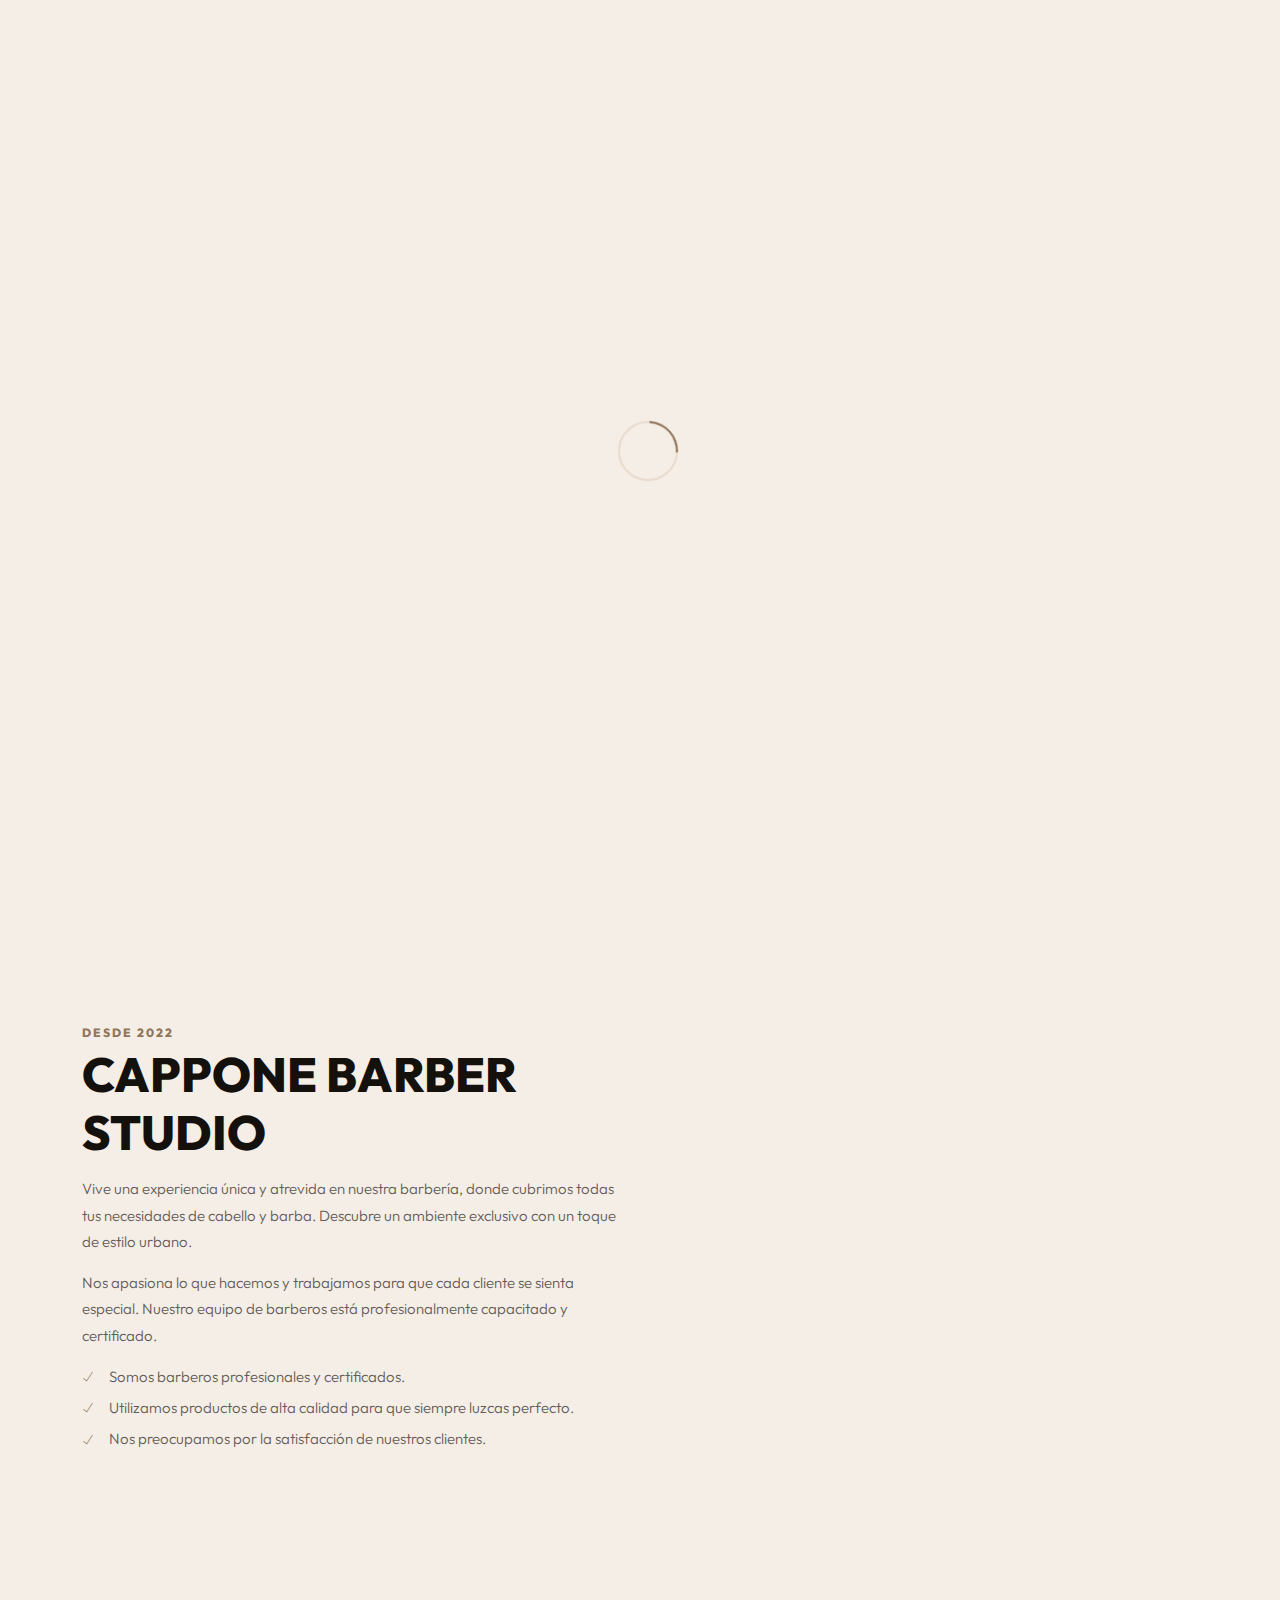
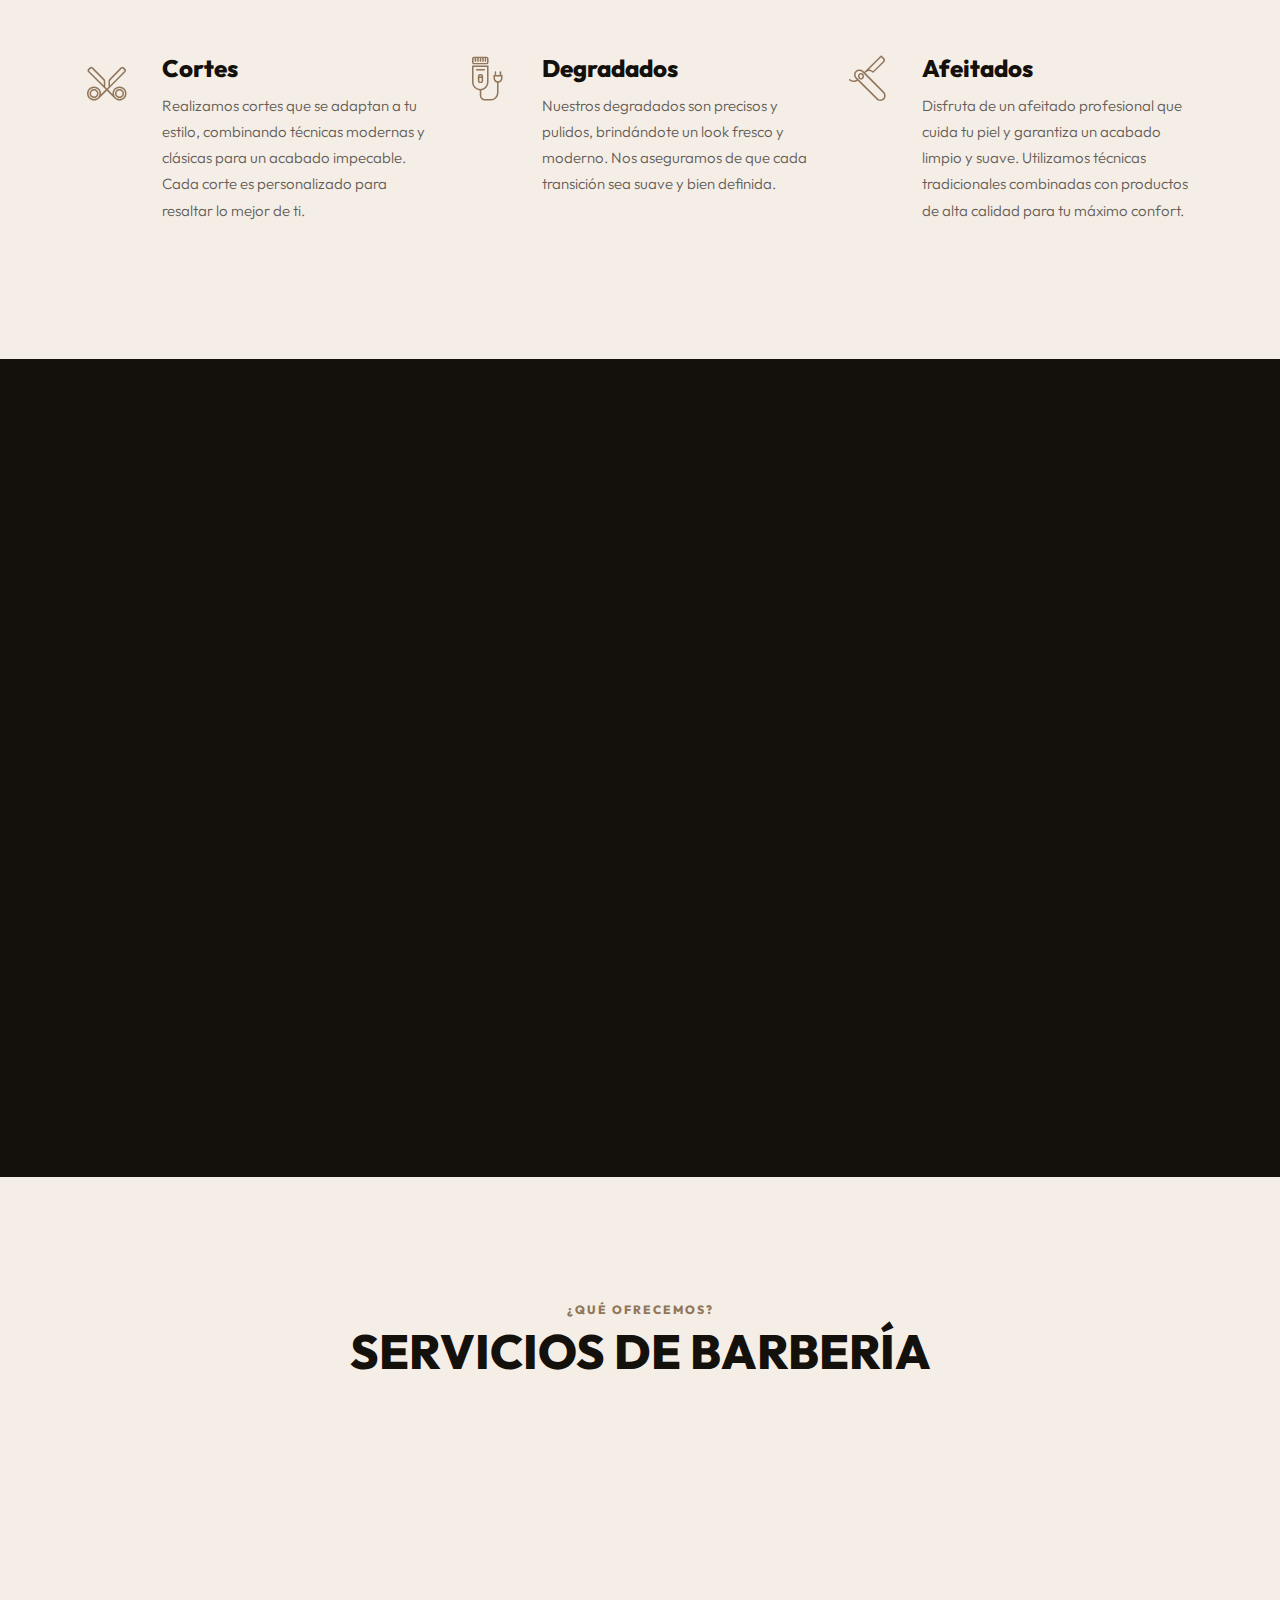
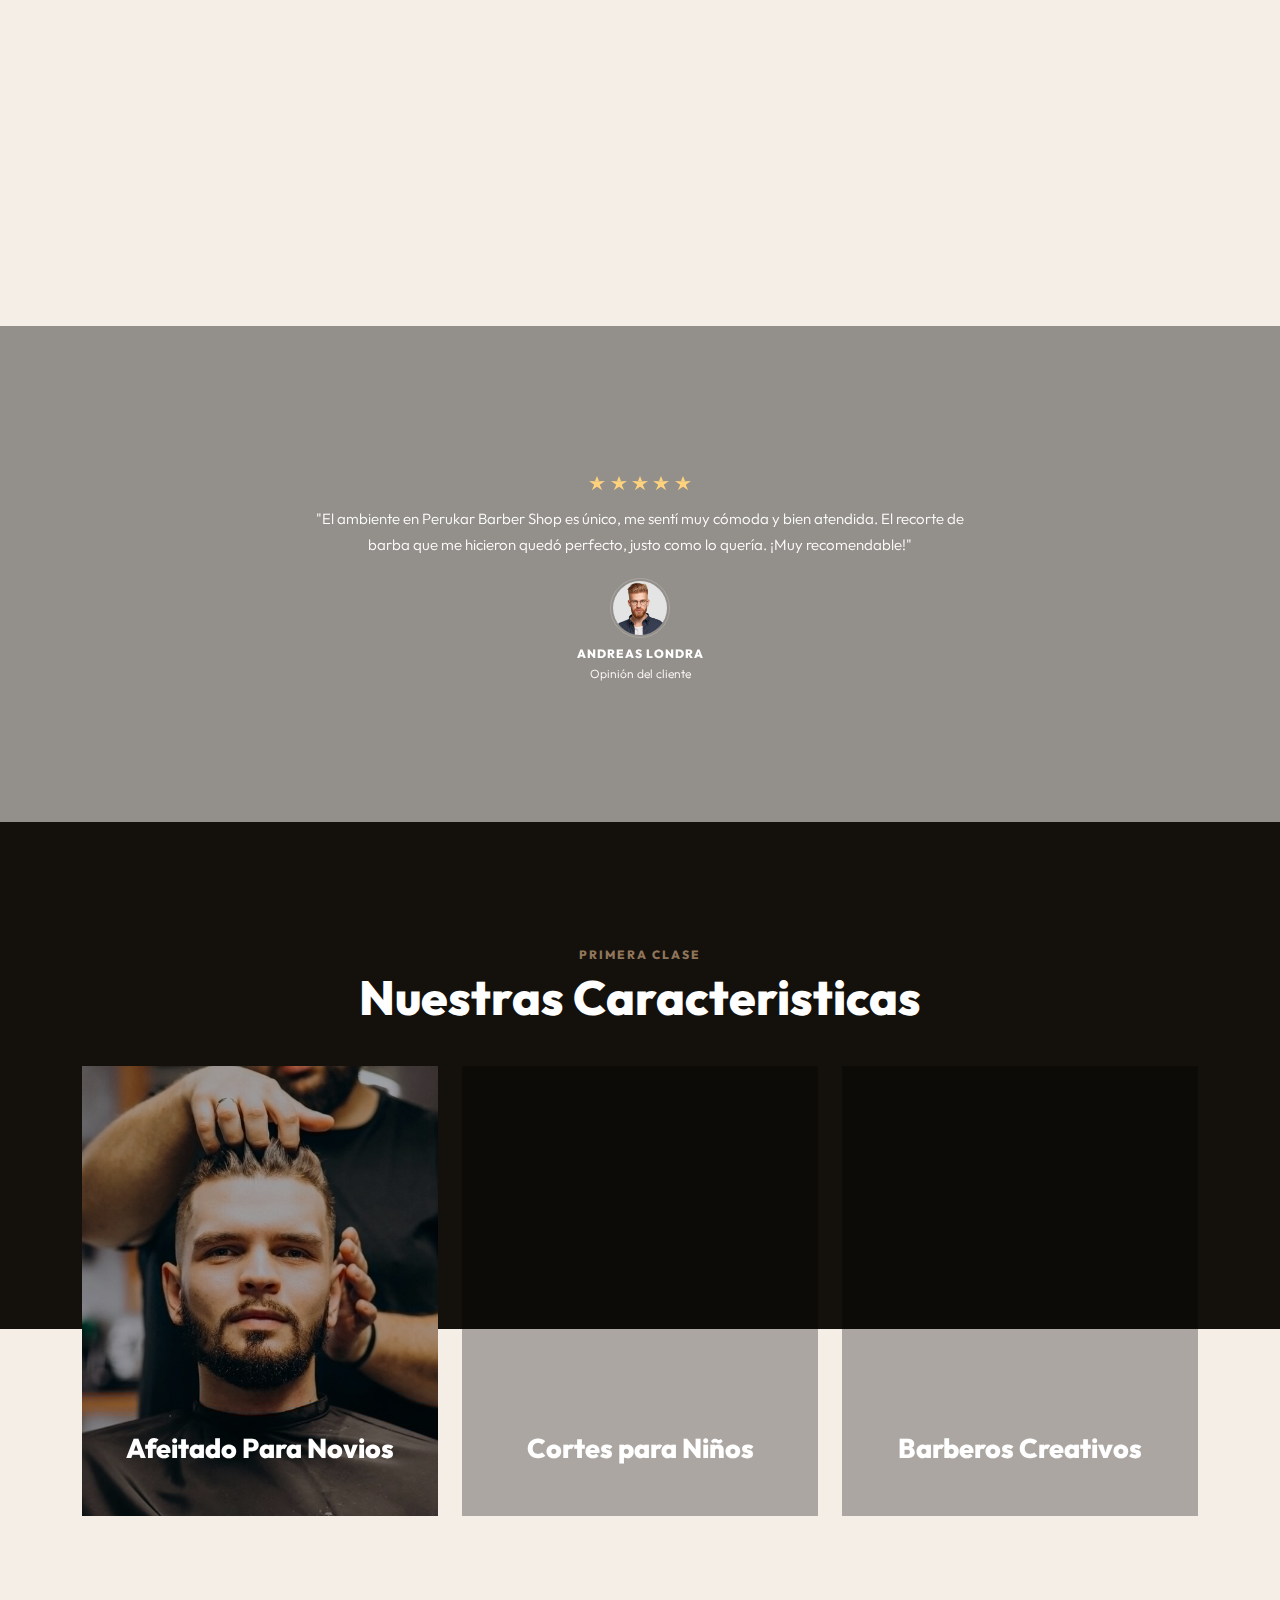
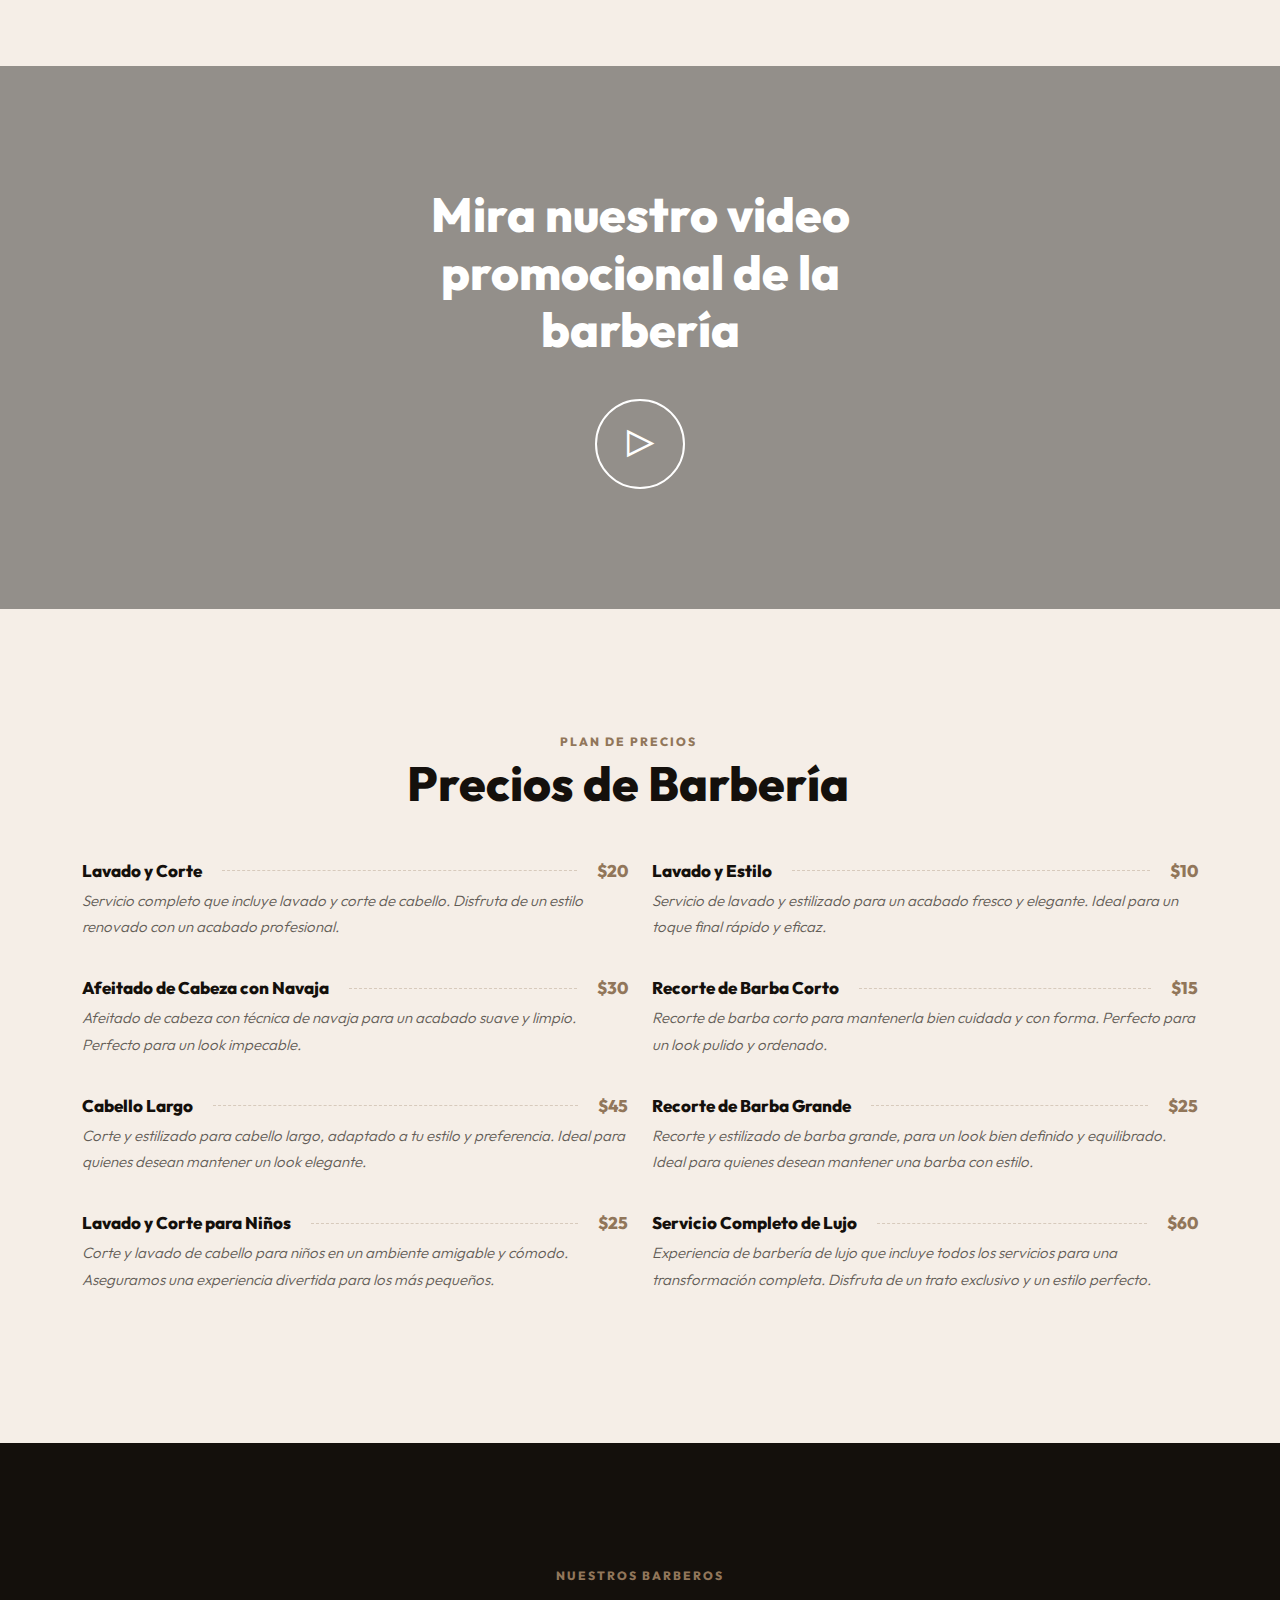
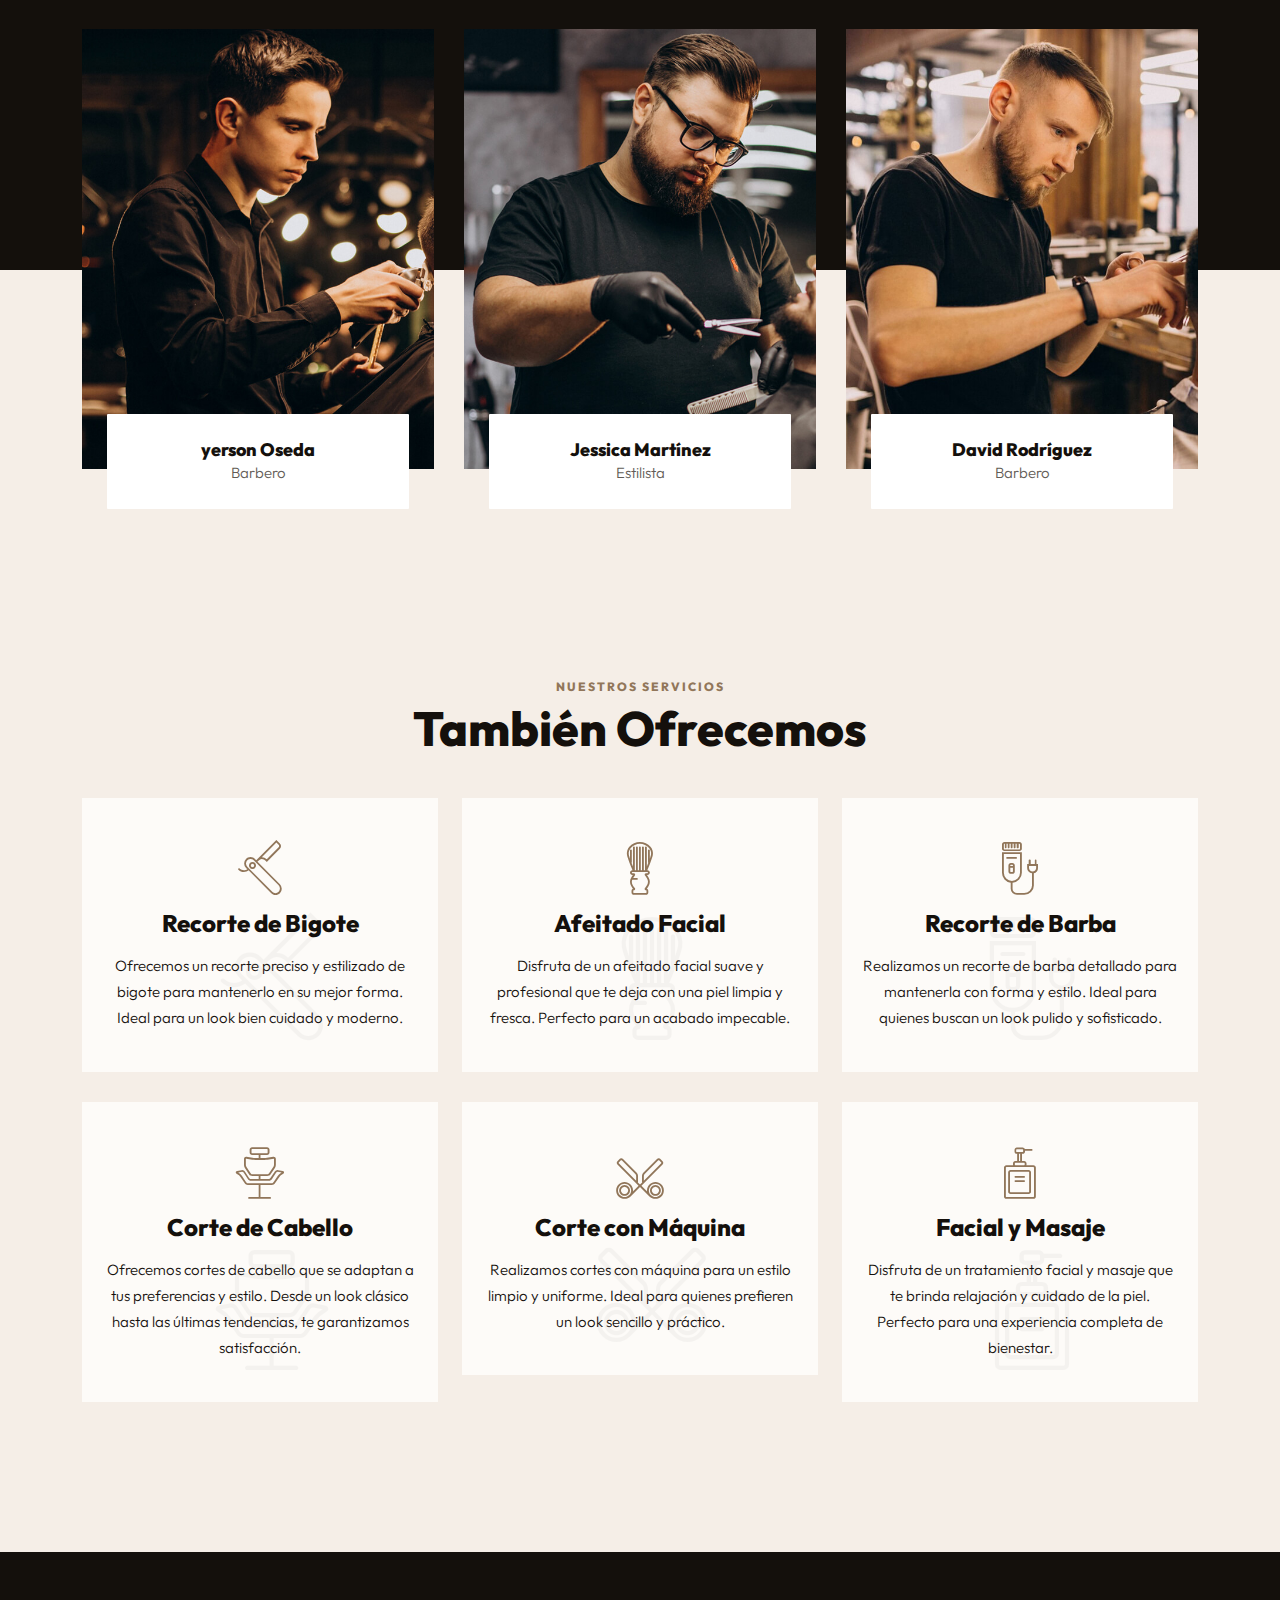
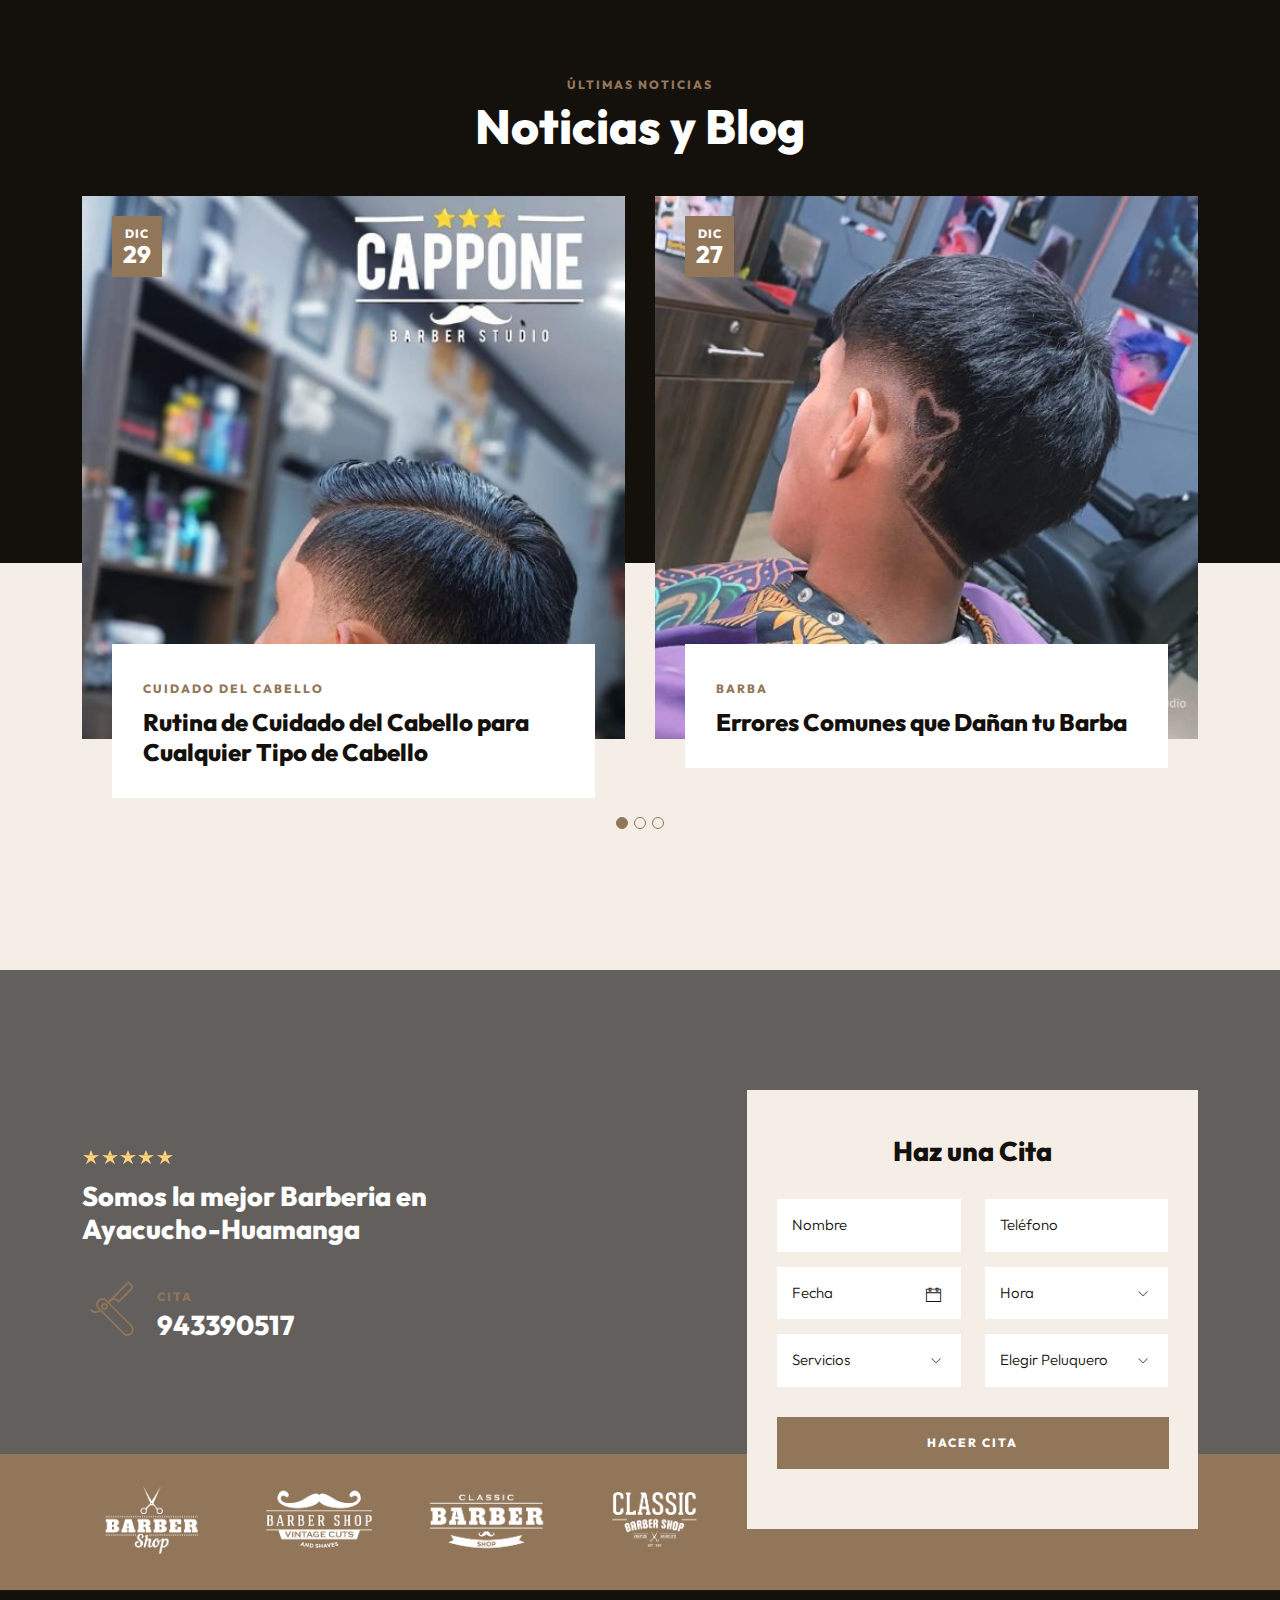
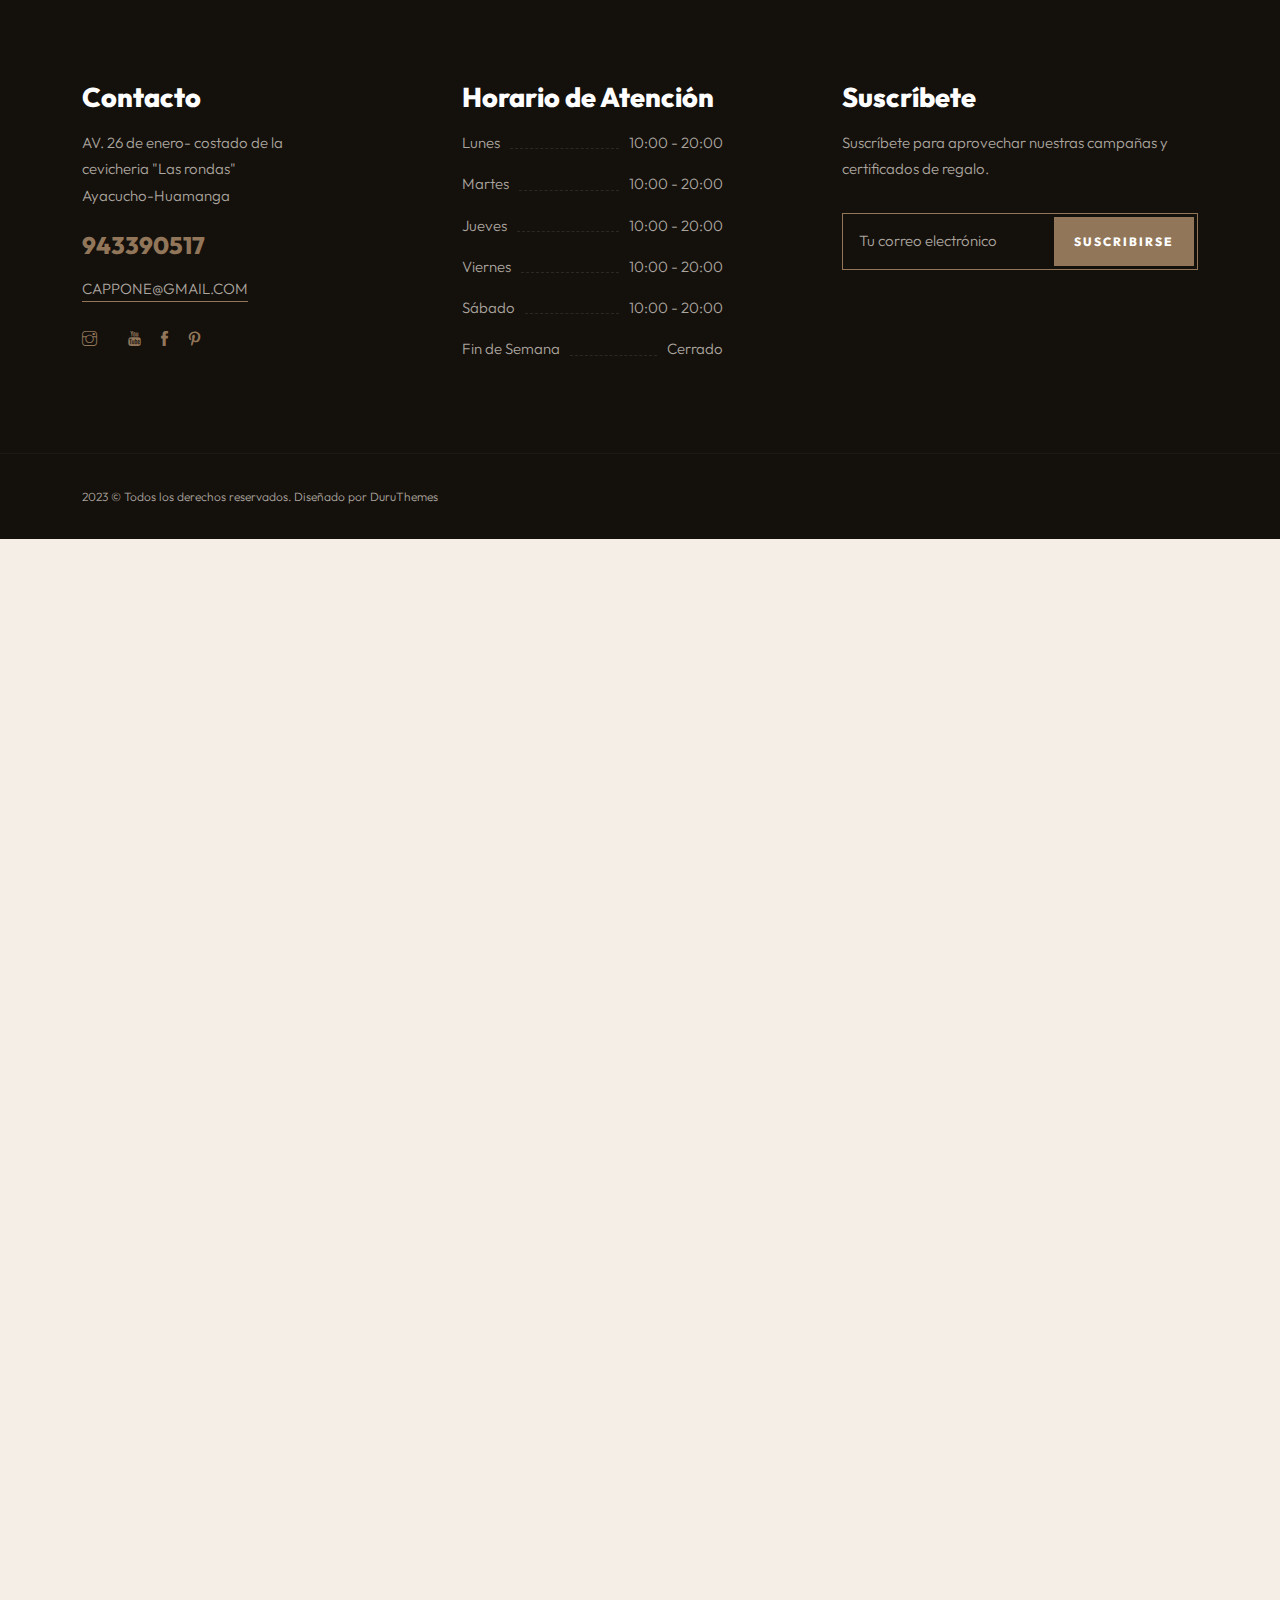
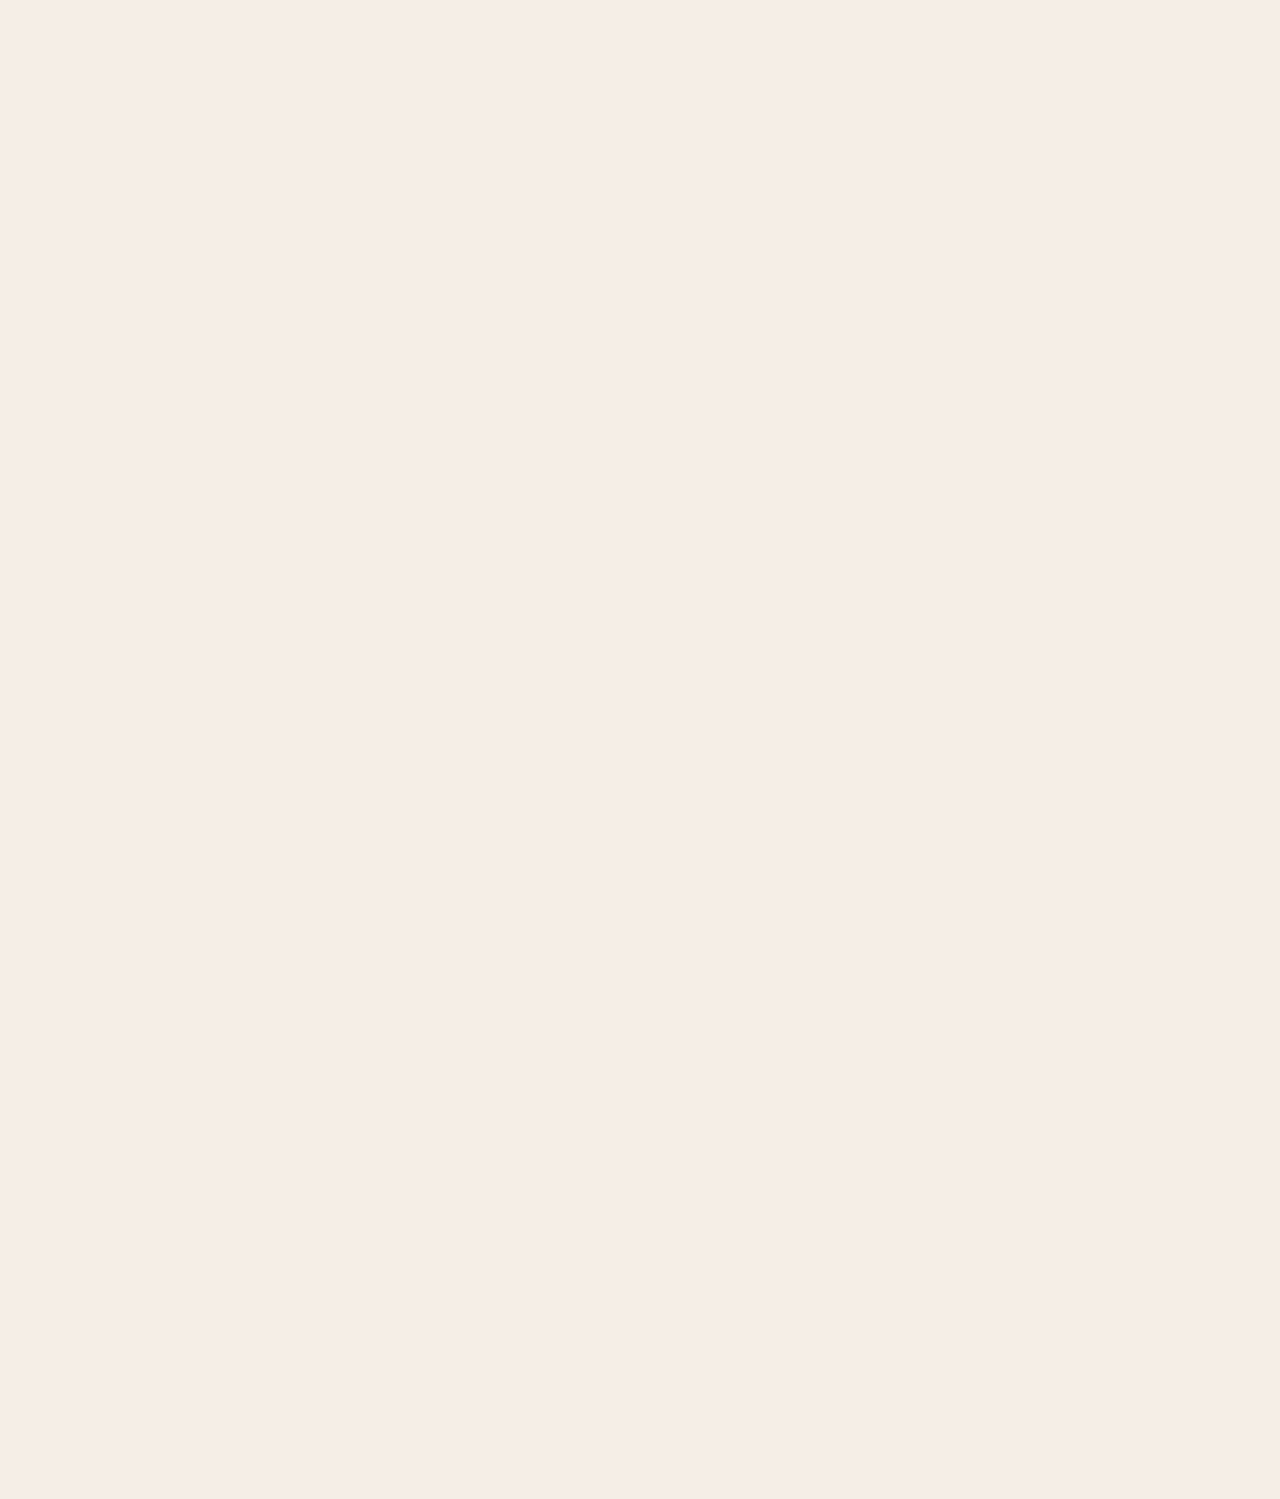
<file: index.html>
<html xmlns="http://www.w3.org/1999/xhtml" lang="en">

<head>
	<meta http-equiv="Content-Type" content="text/html; charset=utf-8" />
	<meta name="description" content="HTTrack is an easy-to-use website mirror utility. It allows you to download a World Wide website from the Internet to a local directory,building recursively all structures, getting html, images, and other files from the server to your computer. Links are rebuiltrelatively so that you can freely browse to the local site (works with any browser). You can mirror several sites together so that you can jump from one toanother. You can, also, update an existing mirror site, or resume an interrupted download. The robot is fully configurable, with an integrated help" />
	<title>OSEDA</title>
  <!-- Mirror and index made by HTTrack Website Copier/3.49-2 [XR&CO'2014] -->
	<style type="text/css">
	<!--

body {
	margin: 0;  padding: 0;  margin-bottom: 15px;  margin-top: 8px;
	background: #77b;
}
body, td {
	font: 14px "Trebuchet MS", Verdana, Arial, Helvetica, sans-serif;
	}

#subTitle {
	background: #000;  color: #fff;  padding: 4px;  font-weight: bold; 
	}

#siteNavigation a, #siteNavigation .current {
	font-weight: bold;  color: #448;
	}
#siteNavigation a:link    { text-decoration: none; }
#siteNavigation a:visited { text-decoration: none; }

#siteNavigation .current { background-color: #ccd; }

#siteNavigation a:hover   { text-decoration: none;  background-color: #fff;  color: #000; }
#siteNavigation a:active  { text-decoration: none;  background-color: #ccc; }


a:link    { text-decoration: underline;  color: #00f; }
a:visited { text-decoration: underline;  color: #000; }
a:hover   { text-decoration: underline;  color: #c00; }
a:active  { text-decoration: underline; }

#pageContent {
	clear: both;
	border-bottom: 6px solid #000;
	padding: 10px;  padding-top: 20px;
	line-height: 1.65em;
	background-image: url(backblue.gif);
	background-repeat: no-repeat;
	background-position: top right;
	}

#pageContent, #siteNavigation {
	background-color: #ccd;
	}


.imgLeft  { float: left;   margin-right: 10px;  margin-bottom: 10px; }
.imgRight { float: right;  margin-left: 10px;   margin-bottom: 10px; }

hr { height: 1px;  color: #000;  background-color: #000;  margin-bottom: 15px; }

h1 { margin: 0;  font-weight: bold;  font-size: 2em; }
h2 { margin: 0;  font-weight: bold;  font-size: 1.6em; }
h3 { margin: 0;  font-weight: bold;  font-size: 1.3em; }
h4 { margin: 0;  font-weight: bold;  font-size: 1.18em; }

.blak { background-color: #000; }
.hide { display: none; }
.tableWidth { min-width: 400px; }

.tblRegular       { border-collapse: collapse; }
.tblRegular td    { padding: 6px;  background-image: url(fade.gif);  border: 2px solid #99c; }
.tblHeaderColor, .tblHeaderColor td { background: #99c; }
.tblNoBorder td   { border: 0; }


 -->
</style>

</head>

<table width="76%" border="0" align="center" cellspacing="0" cellpadding="3" class="tableWidth">
	<tr>
	<td id="subTitle">HTTrack Website Copier - Open Source offline browser</td>
	</tr>
</table>
<table width="76%" border="0" align="center" cellspacing="0" cellpadding="0" class="tableWidth">
<tr class="blak">
<td>
	<table width="100%" border="0" align="center" cellspacing="1" cellpadding="0">
	<tr>
	<td colspan="6"> 
		<table width="100%" border="0" align="center" cellspacing="0" cellpadding="10">
		<tr> 
		<td id="pageContent"> 
<!-- ==================== End prologue ==================== -->

	<meta name="generator" content="HTTrack Website Copier/3.x">
	<TITLE>Local index - HTTrack</TITLE>
</HEAD>
<BODY>
<H1 ALIGN=Center>Index of locally available sites:</H1>
	<TABLE BORDER="0" WIDTH="100%" CELLSPACING="1" CELLPADDING="0">
		<TR>
			<TD BACKGROUND="fade.gif">
				&middot;
					<A HREF="duruthemes.com/demo/html/perukar/multipage-slideshow/index.html">
						Perukar Barber Shop
					</A>		
			</TD>
		</TR>
	</TABLE>
	<BR>
	<BR>
	<BR>
  	<H6 ALIGN="RIGHT">
	<I>Mirror and index made by HTTrack Website Copier [XR&amp;CO'2008]</I>
	</H6>
	<!-- Mirror and index made by HTTrack Website Copier/3.49-2 [XR&CO'2014] -->
	<!-- Thanks for using HTTrack Website Copier! -->
	<meta HTTP-EQUIV="Refresh" CONTENT="0; URL=duruthemes.com/demo/html/perukar/multipage-slideshow/index.html">


<!-- ==================== Start epilogue ==================== -->
		</td>
		</tr>
		</table>
	</td>
	</tr>
	</table>
</td>
</tr>
</table>

<table width="76%" border="0" align="center" valign="bottom" cellspacing="0" cellpadding="0">
	<tr>
	<td id="footer"><small>&copy; 2008 Xavier Roche & other contributors - Web Design: Leto Kauler.</small></td>
	</tr>
</table>

</body>

</html>
</file>
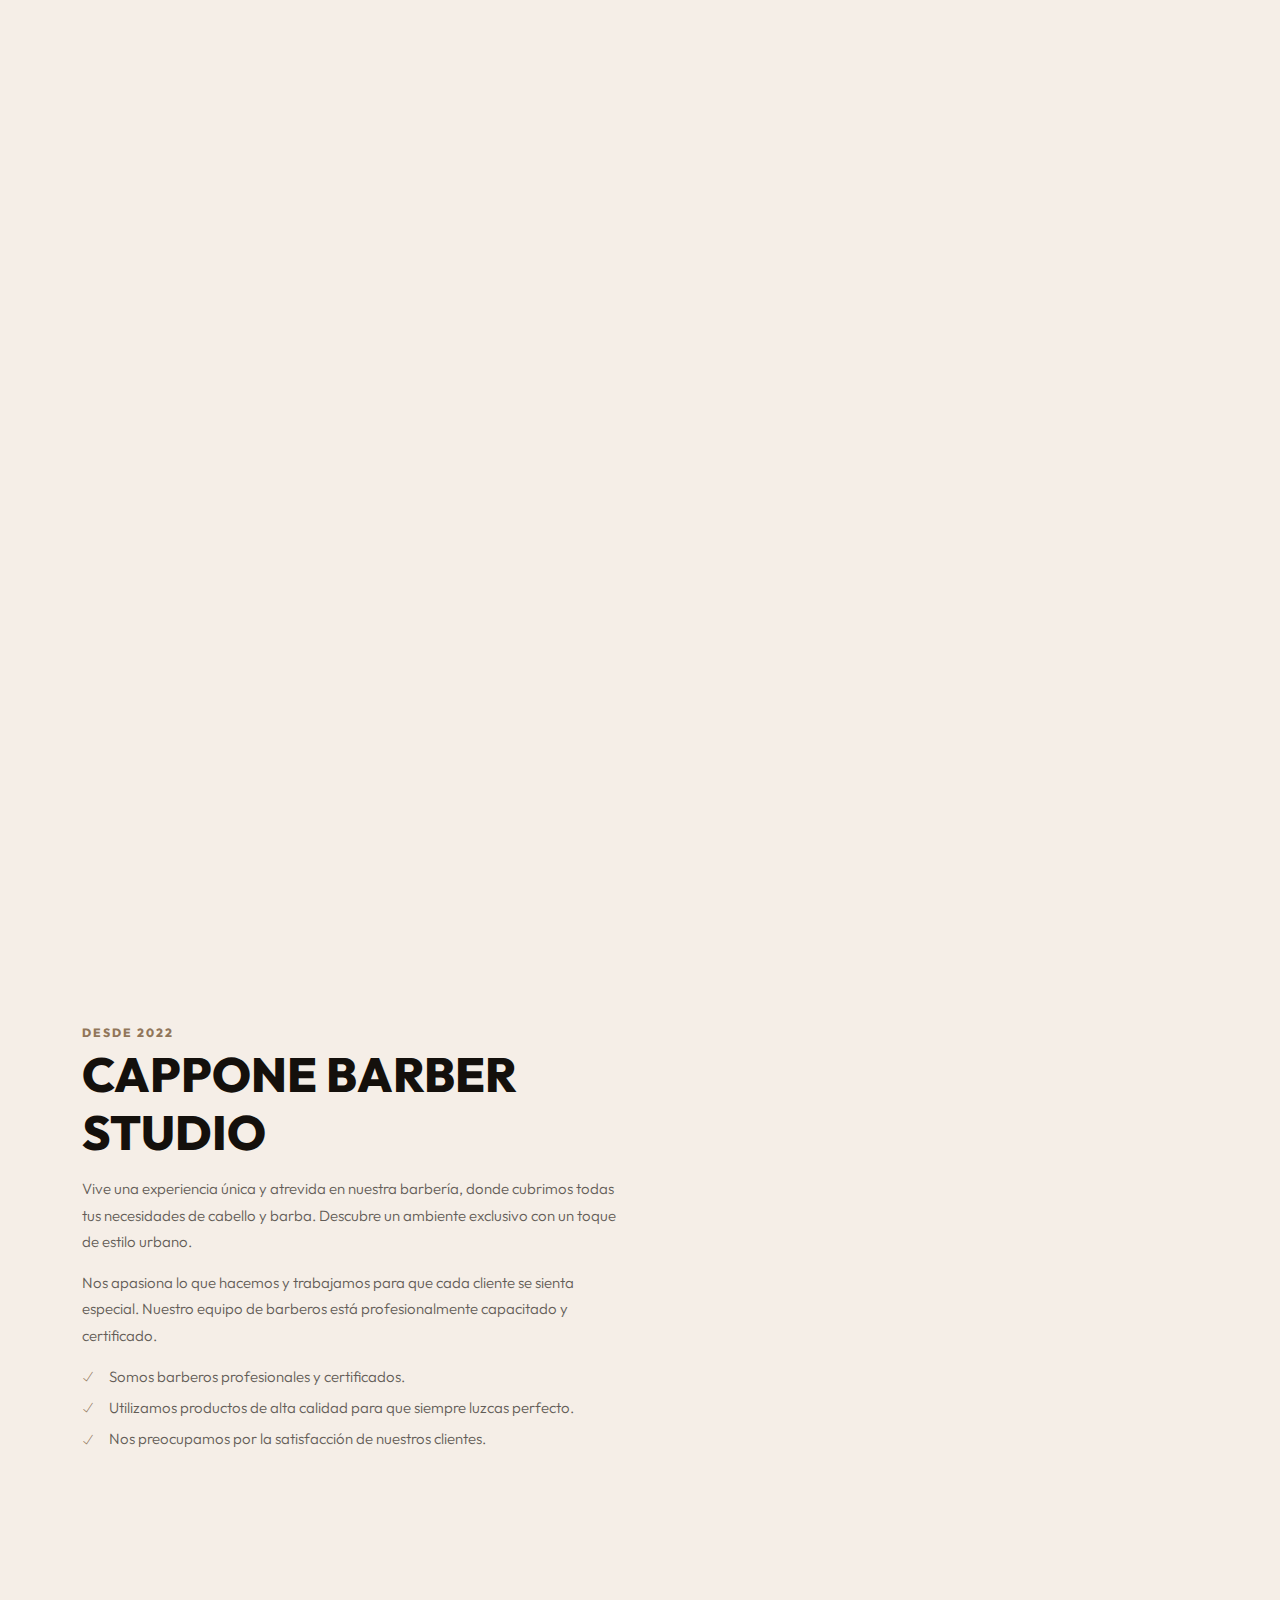
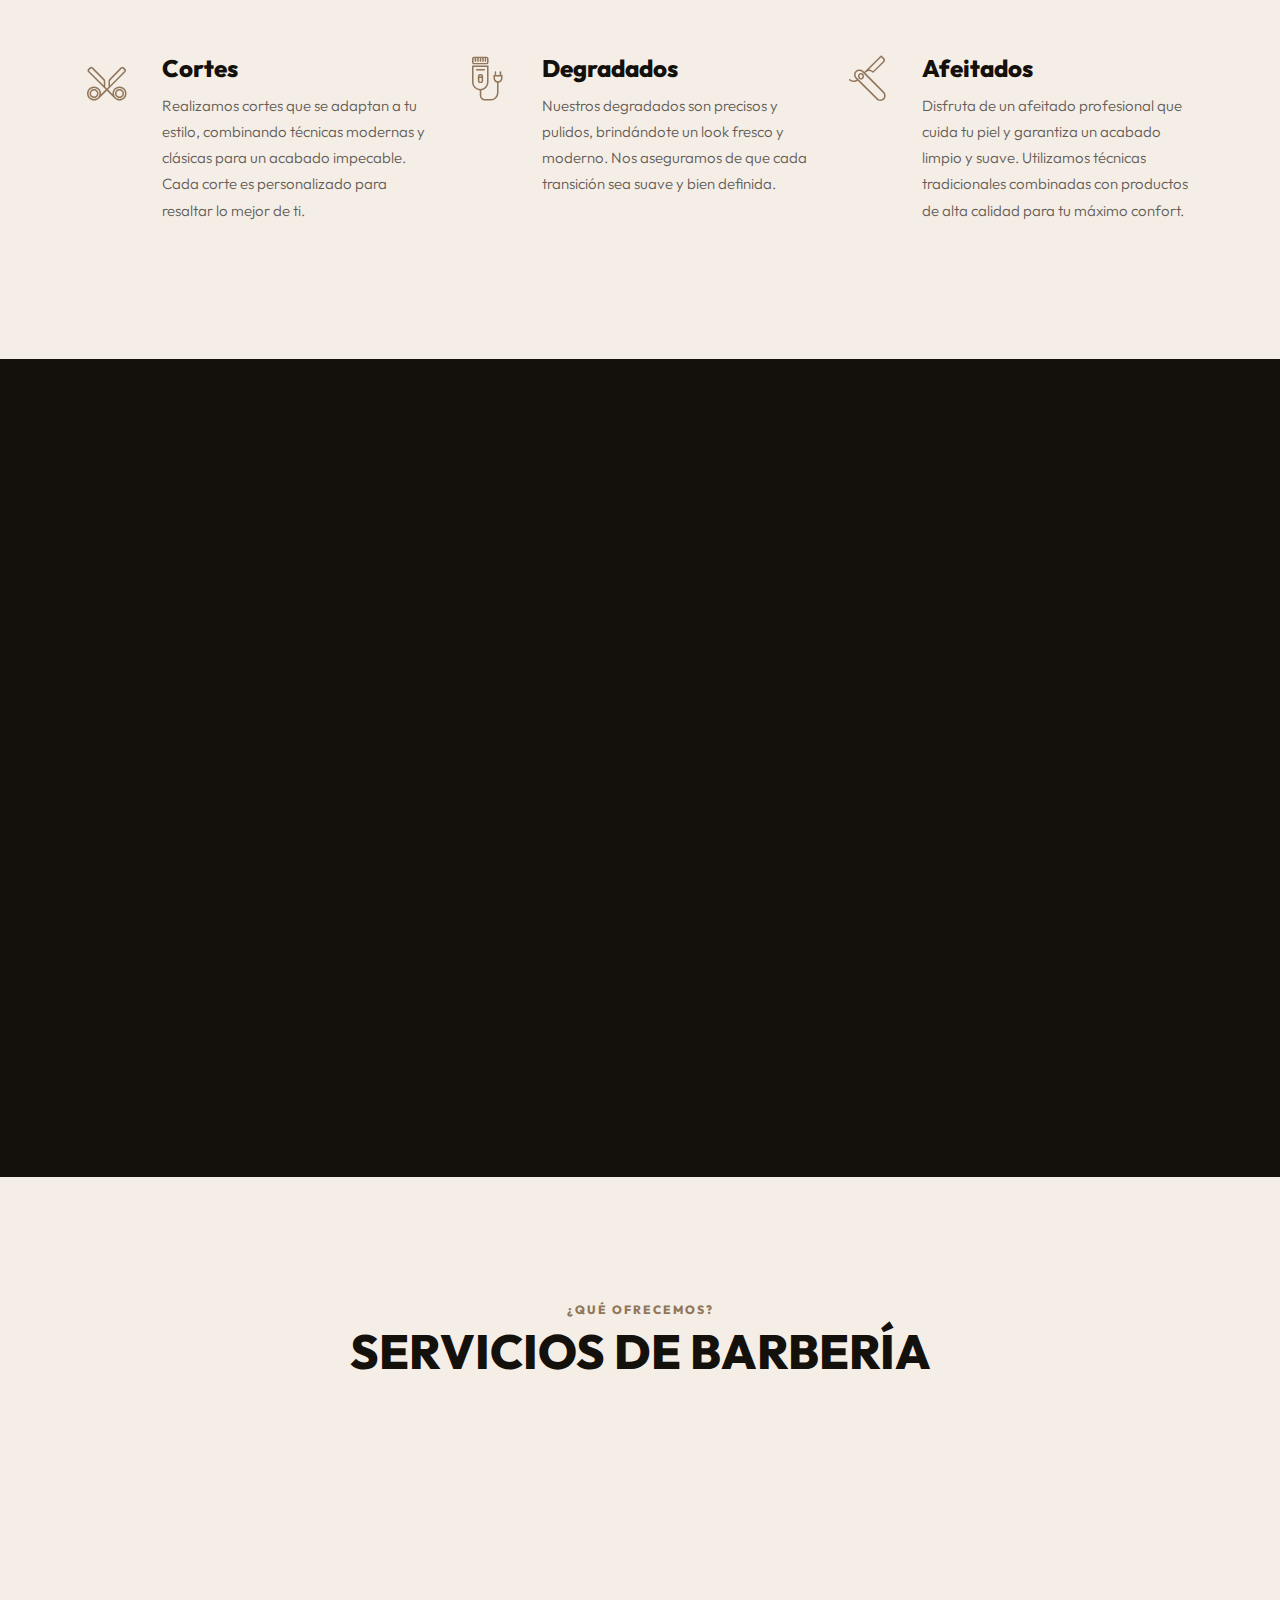
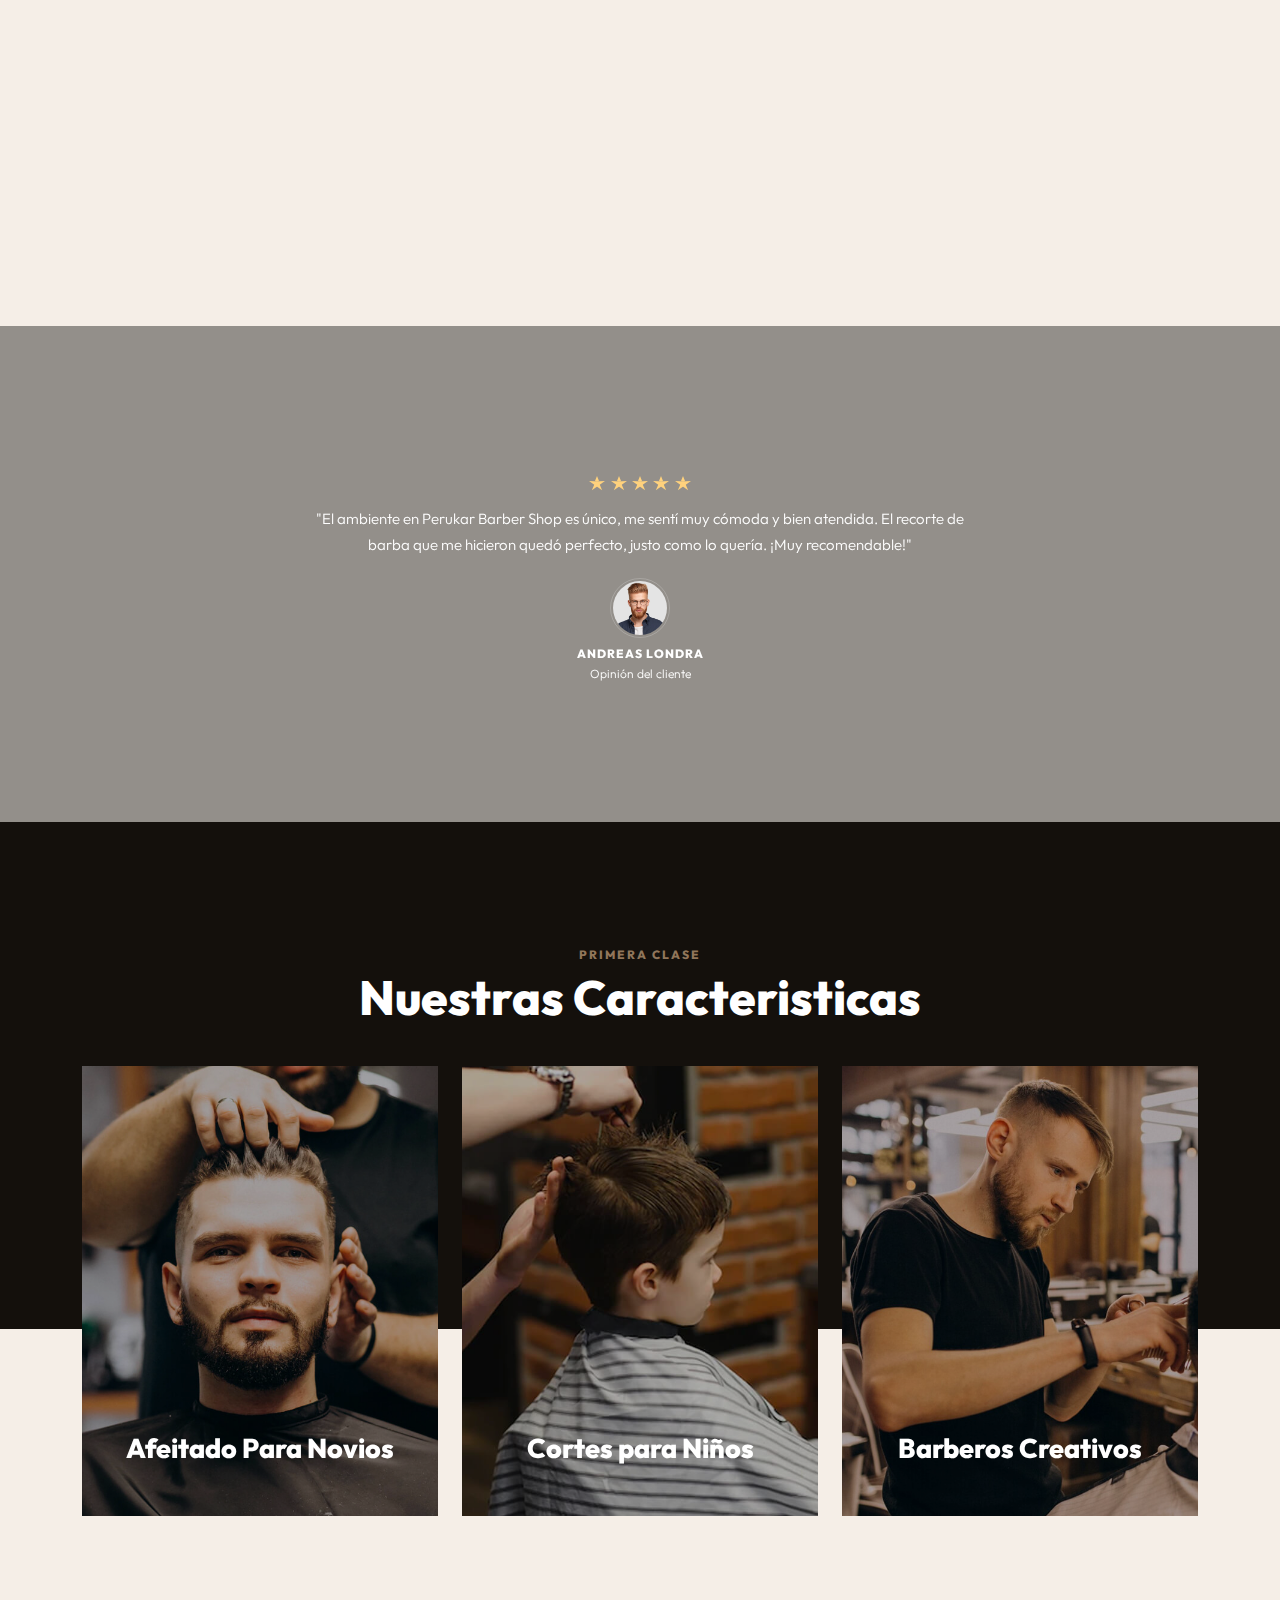
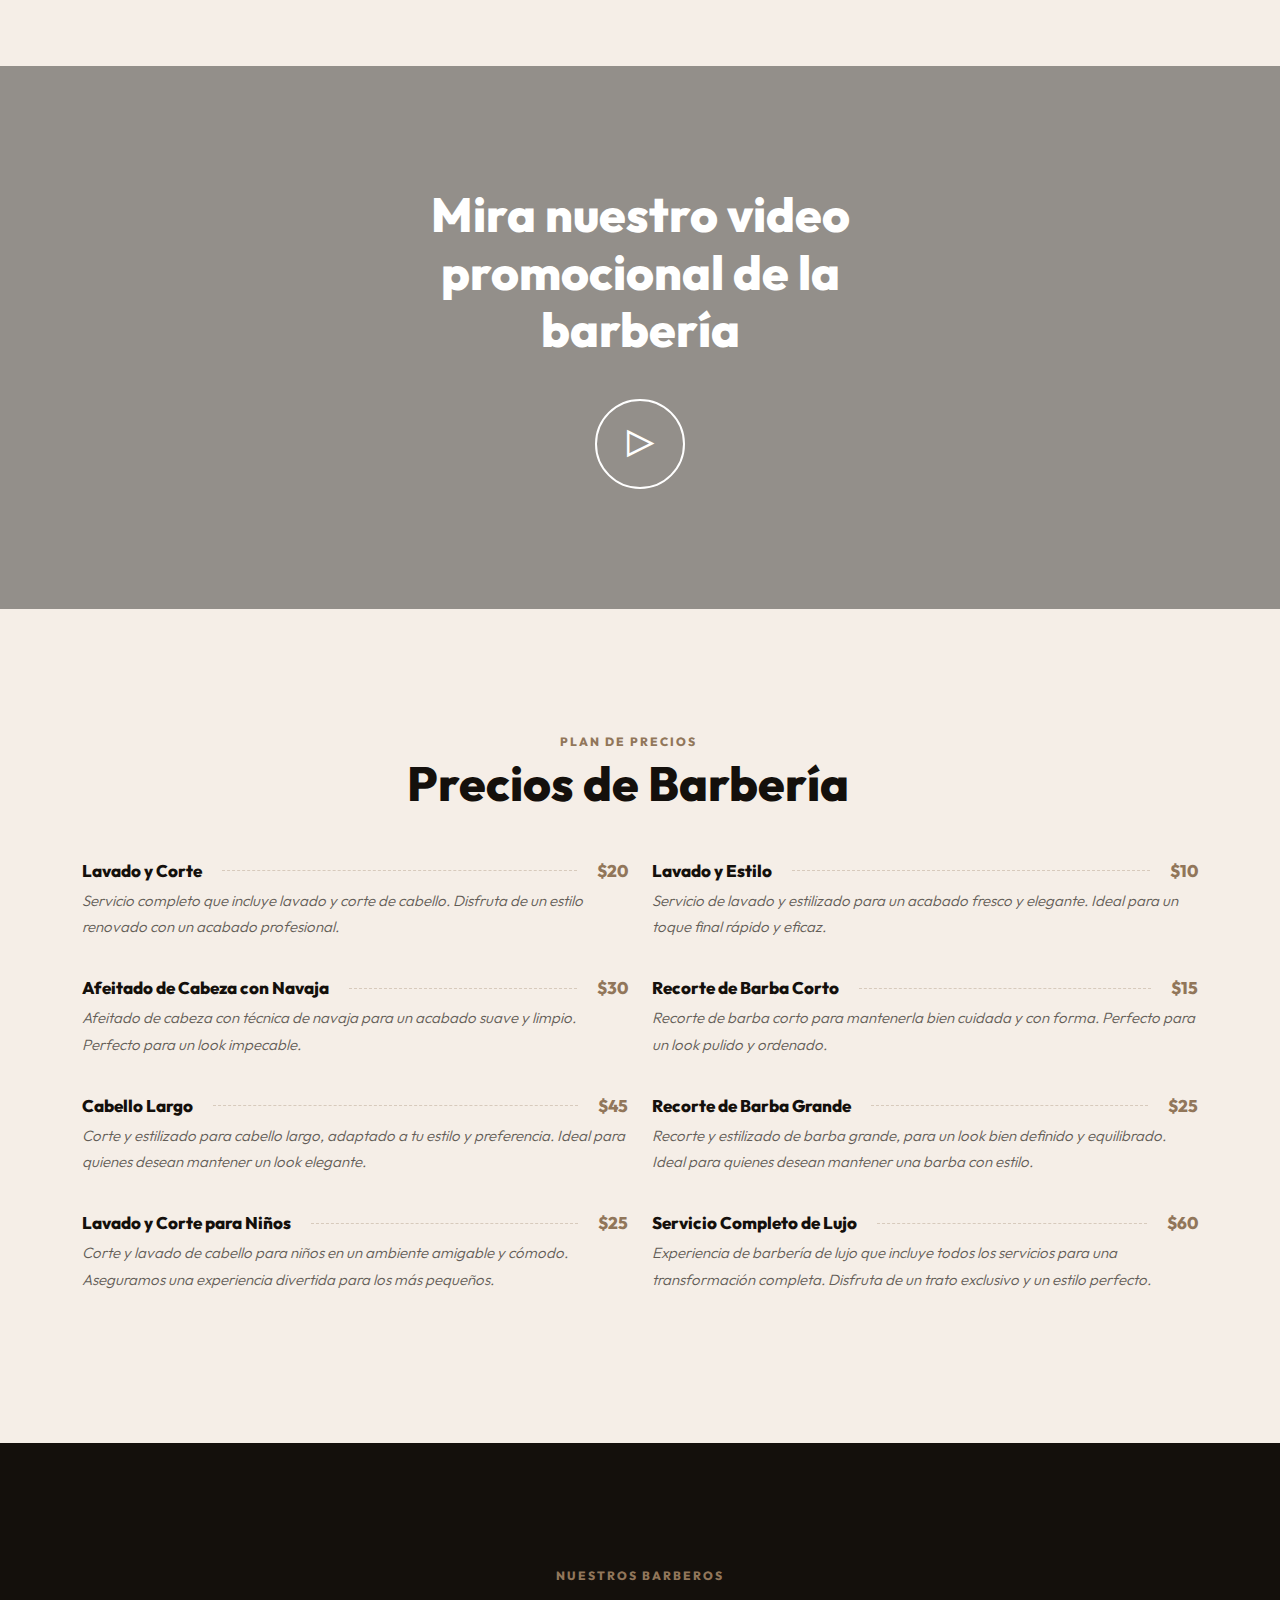
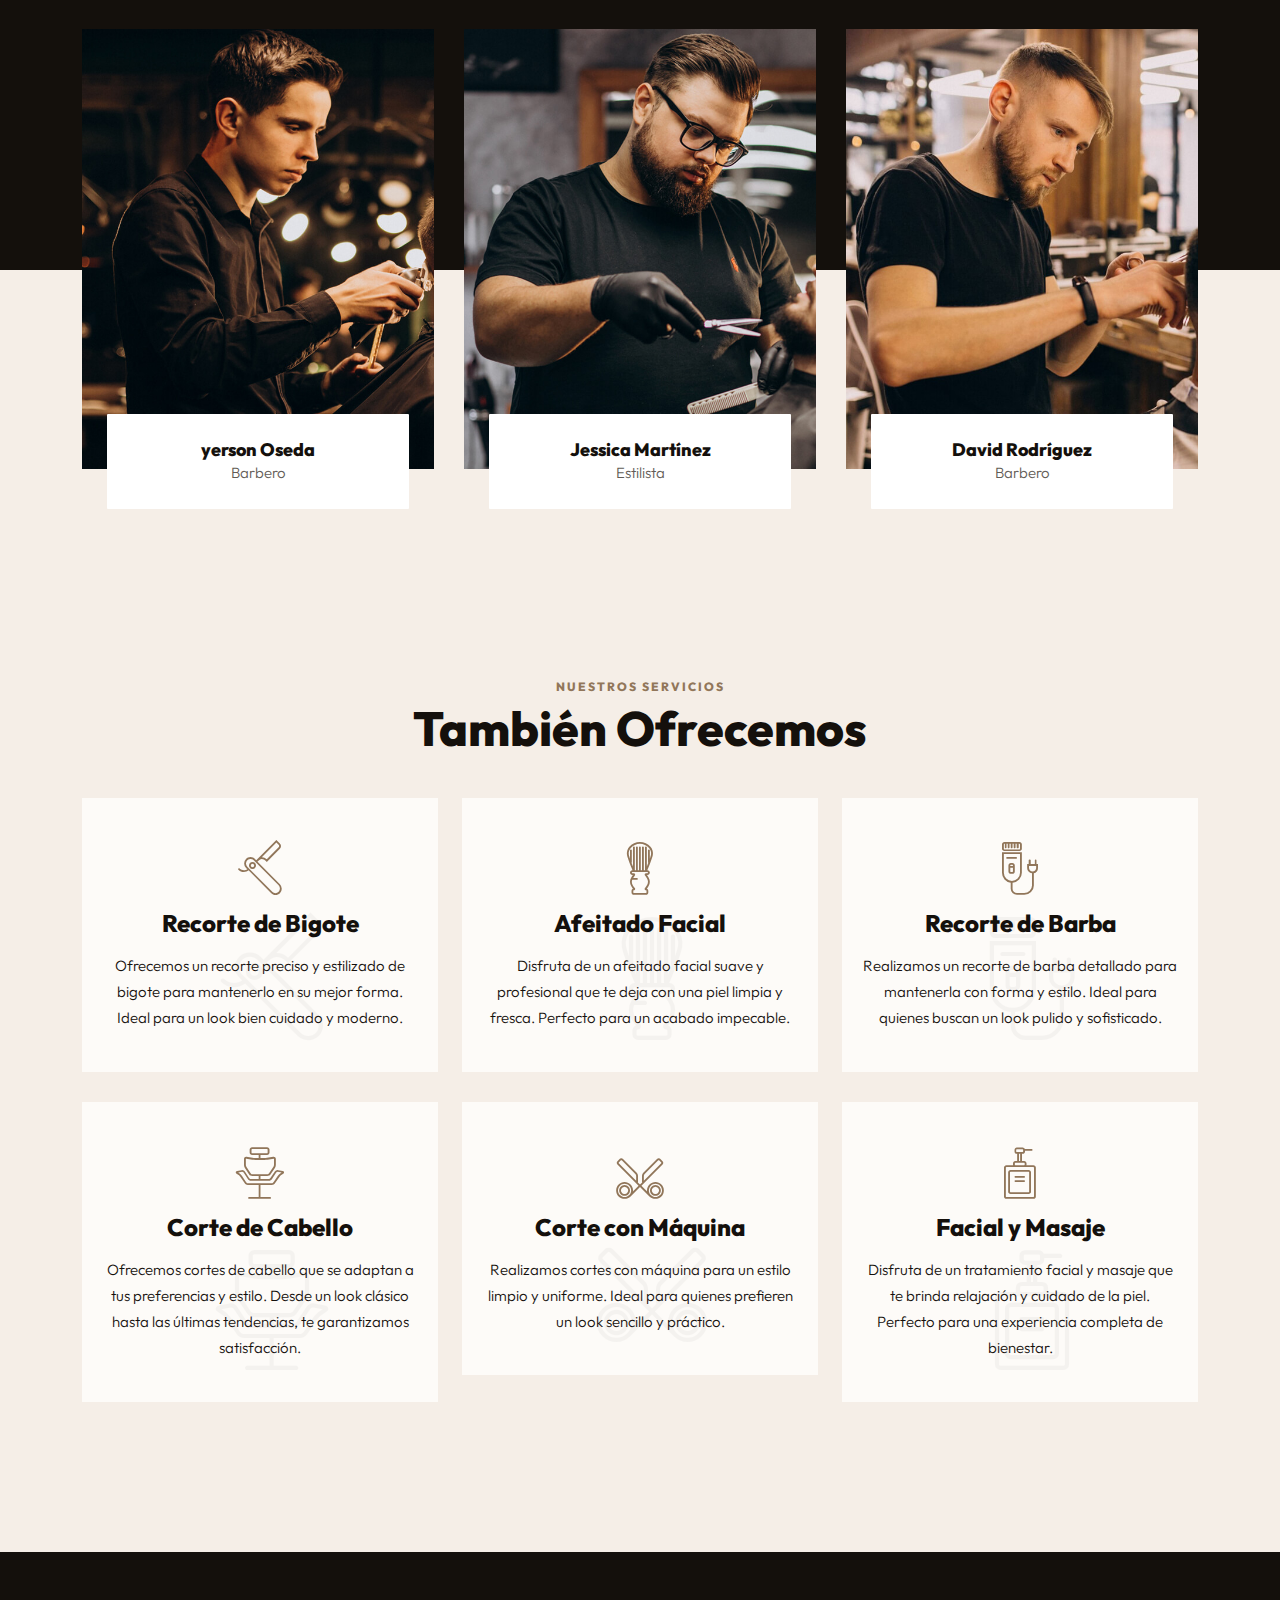
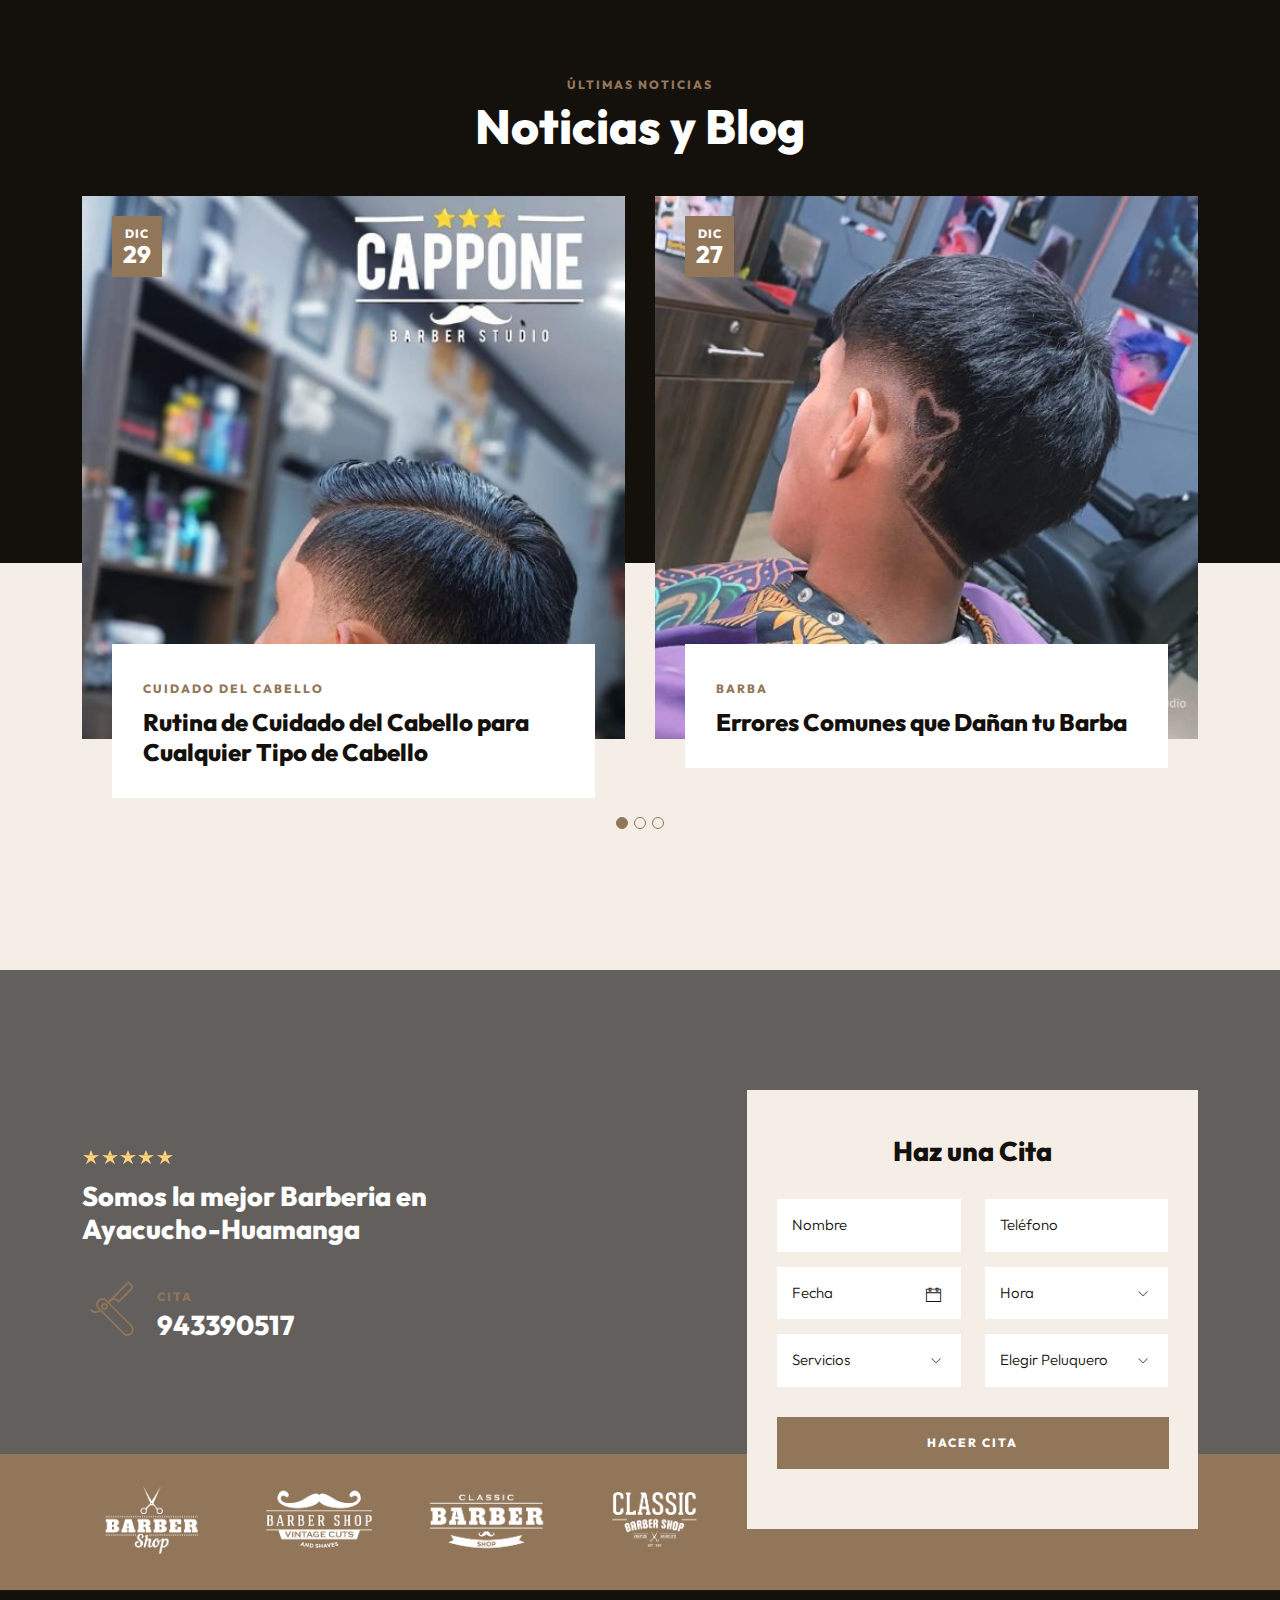
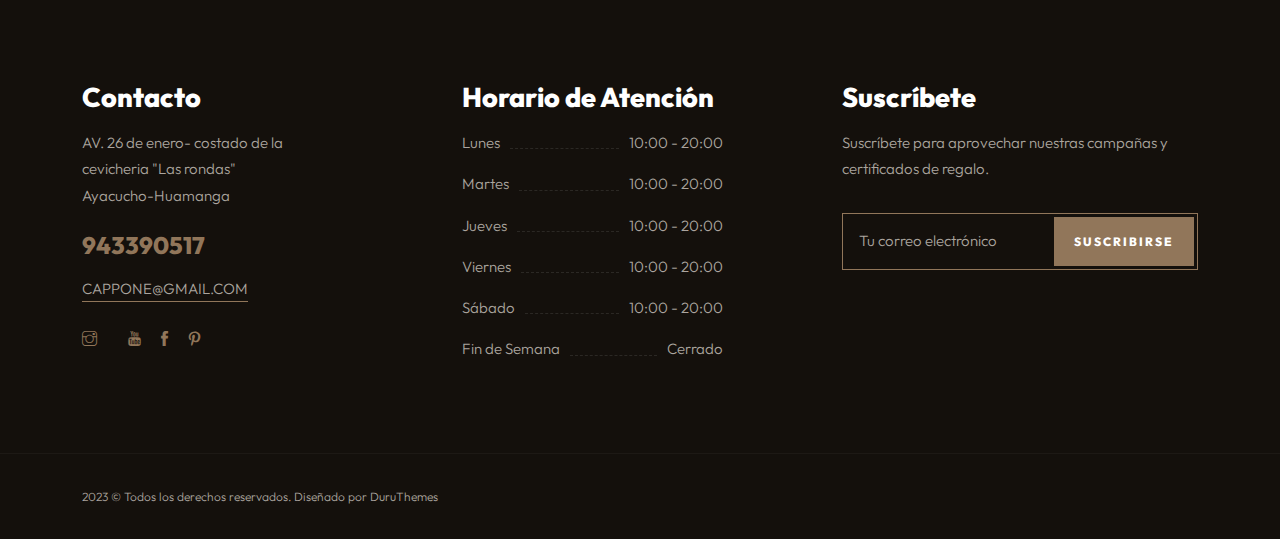
<file: duruthemes.com/demo/html/perukar/multipage-slideshow/index.html>
<!DOCTYPE html>
<html lang="zxx">

<!-- Mirrored from duruthemes.com/demo/html/perukar/multipage-slideshow/index.html by HTTrack Website Copier/3.x [XR&CO'2014], Thu, 22 Aug 2024 17:12:08 GMT -->
<head>
    <meta charset="utf-8">
    <meta http-equiv="X-UA-Compatible" content="IE=edge" />
    <meta name="viewport" content="width=device-width, initial-scale=1, maximum-scale=1" />
    <title>Perukar Barber Shop</title>
    <link rel="shortcut icon" href="img/favicon.png" />
    <link rel="stylesheet" href="https://fonts.googleapis.com/css2?family=Outfit:wght@300;400;500;600;700;800;900&amp;display=swap">
    <link rel="stylesheet" href="css/plugins.css" />
    <link rel="stylesheet" href="css/style.css" />
</head>
<body>
    <!-- Preloader -->
    <div class="preloader-bg"></div>
    <div id="preloader">
        <div id="preloader-status">
            <div class="preloader-position loader"> <span></span> </div>
        </div>
    </div>
    <!-- Progress scroll totop -->
    <div class="progress-wrap cursor-pointer">
        <svg class="progress-circle svg-content" width="100%" height="100%" viewBox="-1 -1 102 102">
            <path d="M50,1 a49,49 0 0,1 0,98 a49,49 0 0,1 0,-98" />
        </svg>
    </div>
    <!-- Navbar -->
    <nav class="navbar navbar-expand-lg">
        <div class="container">
            <!-- Logo -->
            <div class="logo-wrapper">
                <a class="logo" href="index.html"> <img src="img/logo.png" class="logo-img" alt=""> </a>
                <!-- <a class="logo" href="index.html"> <h2>Perukar <span>Barber Shop</span></h2> </a> -->
            </div>
            <!-- Button -->
            <button class="navbar-toggler" type="button" data-bs-toggle="collapse" data-bs-target="#navbar" aria-controls="navbar" aria-expanded="false" aria-label="Toggle navigation"> <span class="navbar-toggler-icon"><i class="ti-menu"></i></span> </button>
            <!-- Menu -->
            <div class="collapse navbar-collapse" id="navbar">
                <ul class="navbar-nav ms-auto">
                    <li class="nav-item"><a class="nav-link active" href="index.html">INICIO</a></li>
                    <li class="nav-item"><a class="nav-link" href="about.html">NOSOTROS</a></li>
                    <li class="nav-item"><a class="nav-link" href="services.html">Servicios</a></li>
                    <li class="nav-item"><a class="nav-link" href="pricing.html">Precios</a></li>
                    
                    
                    <li class="nav-item"><a class="nav-link" href="contact.html">Contactos</a></li>
                </ul>
            </div>
        </div>
    </nav>
    <!-- Kenburns Slider -->
    <aside class="kenburns-section" id="kenburnsSliderContainer" data-overlay-dark="6">
        <div class="kenburns-inner h-100">
            <div class="v-middle caption text-center">
                <div class="container">
                    <div class="row h-100 justify-content-center">
                        <div class="col-md-8 text-center"> 
                            <h6>Mantente alerta, luce bien</h6>
                            <h1>CAPPONE BARBER STUDIO</h1> 
                            <h6>Ayacucho-Huamanga Av. 26 de enero #356</h6> 
                            <a href="#" class="button-1 mt-20">Realizar Una Cita<span></span></a> 
                        </div>
                    </div>
                </div>
            </div>
        </div>
        <!-- arrow down -->
        <div class="arrow bounce text-center">
            <a href="#" data-scroll-nav="1" class=""> <i class="ti-arrow-down"></i> </a>
        </div>
    </aside>
    <!-- About -->
    <section class="about section-padding" data-scroll-index="1">
        <div class="container">
            <div class="row">
                <div class="col-md-6 mb-30">
                    <div class="section-head mb-20">
                        <div class="section-subtitle">Desde 2022</div>
                        <div class="section-title">CAPPONE BARBER STUDIO </div>
                    </div>
                    <p>Vive una experiencia única y atrevida en nuestra barbería, donde cubrimos todas tus necesidades de cabello y barba. Descubre un ambiente exclusivo con un toque de estilo urbano. </p>
                    <p>Nos apasiona lo que hacemos y trabajamos para que cada cliente se sienta especial. Nuestro equipo de barberos está profesionalmente capacitado y certificado.</p>
                    <ul class="about-list list-unstyled mb-30">
                        <li>
                            <div class="about-list-icon"> <span class="ti-check"></span> </div>
                            <div class="about-list-text">
                                <p>Somos barberos profesionales y certificados.</p>
                            </div>
                        </li>
                        <li>
                            <div class="about-list-icon"> <span class="ti-check"></span> </div>
                            <div class="about-list-text">
                                <p>Utilizamos productos de alta calidad para que siempre luzcas perfecto.</p>
                            </div>
                        </li>
                        <li>
                            <div class="about-list-icon"> <span class="ti-check"></span> </div>
                            <div class="about-list-text">
                                <p>Nos preocupamos por la satisfacción de nuestros clientes.</p>
                            </div>
                        </li>
                    </ul>
                </div>
                <div class="col col-md-3 animate-box" data-animate-effect="fadeInUp"> <img src="img/about2.jpg" alt="" class="mt-90 mb-30"> </div>
                <div class="col col-md-3 animate-box" data-animate-effect="fadeInUp"> <img src="img/about.jpg" alt=""> </div>
            </div>
        </div>
    </section>
    <!-- Services Box -->
    <section class="services-box section-padding pt-0">
        <div class="container">
            <div class="row">
                <div class="col-md-4">
                    <div class="item"> <span class="icon icon icon-icon-1-6"></span>
                        <div class="cont">
                            <h5>Cortes</h5>
                            <p>Realizamos cortes que se adaptan a tu estilo, combinando técnicas modernas y clásicas para un acabado impecable. Cada corte es personalizado para resaltar lo mejor de ti.</p>
                        </div>
                    </div>
                </div>
                <div class="col-md-4">
                    <div class="item"> <span class="icon icon-icon-1-3"></span>
                        <div class="cont">
                            <h5>Degradados</h5>
                            <p>Nuestros degradados son precisos y pulidos, brindándote un look fresco y moderno. Nos aseguramos de que cada transición sea suave y bien definida.</p>
                        </div>
                    </div>
                </div>
                <div class="col-md-4">
                    <div class="item"> <span class="icon icon-icon-1-1"></span>
                        <div class="cont">
                            <h5>Afeitados</h5>
                            <p>Disfruta de un afeitado profesional que cuida tu piel y garantiza un acabado limpio y suave. Utilizamos técnicas tradicionales combinadas con productos de alta calidad para tu máximo confort.</p>
                        </div>
                    </div>
                </div>
            </div>
        </div>
    </section>
    <!-- Our History -->
    <section class="about section-padding bg-darkbrown">
        <div class="container">
            <div class="row">
                <div class="col-md-5 mb-30 animate-box" data-animate-effect="fadeInLeft"> <img src="img/about3.jpg" alt=""> </div>
                <div class="col-md-7 valign mb-30 animate-box" data-animate-effect="fadeInRight">
                    <div class="row">
                        <div class="col-md-12">
                            <div class="section-head mb-20">
                                <div class="section-subtitle">+ de 10 años de experiencia</div>
                                <div class="section-title white">Haciendo que la gente luzca increíble desde 2014.</div>
                            </div>
                            <p>Vive una experiencia única y atrevida en nuestra barbería, donde cubrimos todas tus necesidades de cabello y barba. Nuestro enfoque se basa en la atención al detalle y en brindar un servicio de alta calidad. Déjate atender por los mejores y disfruta de un estilo que te hará destacar.</p>
                            <div class="about-bottom"> <img src="img/signature.svg" alt="" class="image about-signature">
                                <div class="about-name-wrapper">
                                    <div class="about-rol">Barbero y fundador</div>
                                    <div class="about-name">Yeyco</div>
                                </div>
                            </div>
                        </div>
                    </div>
                </div>
            </div>
        </div>
    </section>
    <!-- Services -->
    <section class="barber-services section-padding">
        <div class="container">
            <div class="row">
                <div class="col-md-12">
                    <div class="section-head text-center">
                        <div class="section-subtitle">¿QUÉ OFRECEMOS?</div>
                        <div class="section-title">SERVICIOS DE BARBERÍA</div>
                    </div>
                </div>
            </div>
            <div class="row">
                <div class="col-md-4 animate-box" data-animate-effect="fadeInUp">
                    <div class="item">
                        <div class="position-re o-hidden"> <img src="img/services/2.jpg" alt=""> </div>
                        <div class="con">
                            <div class="icon icon-icon-1-6"></div>
                            <h5>Corte de Cabello</h5>
                            <div class="line"></div>
                            <div class="row">
                                <div class="col-md-12 text-center">
                                    <div class="permalink">Nuestro corte de cabello se adapta a tu estilo y personalidad, combinando técnicas modernas con un toque clásico. </div>
                                    <h6>$30</h6>
                                </div>
                            </div>
                        </div>
                    </div>
                </div>
                <div class="col-md-4 animate-box" data-animate-effect="fadeInUp">
                    <div class="item">
                        <div class="position-re o-hidden"> <img src="img/services/1.jpg" alt=""> </div>
                        <div class="con">
                            <div class="icon icon-icon-1-1"></div>
                            <h5>Recorte de Barba</h5>
                            <div class="line"></div>
                            <div class="row">
                                <div class="col-md-12 text-center">
                                    <div class="permalink">Nuestro servicio de recorte de barba está diseñado para darle a tu rostro un acabado pulido y elegante. Utilizamos técnicas precisas para dar forma y estilo a tu barba, manteniéndola bien cuidada y en armonía con tu apariencia.</div>
                                    <h6>$20</h6>
                                </div>
                            </div>
                        </div>
                    </div>
                </div>
                <div class="col-md-4 animate-box" data-animate-effect="fadeInUp">
                    <div class="item">
                        <div class="position-re o-hidden"> <img src="img/services/3.jpg" alt=""> </div>
                        <div class="con">
                            <div class="icon icon-icon-1-4"></div>
                            <h5>Lavado de Cabello</h5>
                            <div class="line"></div>
                            <div class="row">
                                <div class="col-md-12 text-center">
                                    <div class="permalink">Disfruta de un lavado de cabello revitalizante que deja tu cabello limpio y fresco. Utilizamos productos de alta calidad para nutrir y fortalecer tu cabello, preparándolo para un corte o simplemente para que te sientas renovado.</div>
                                    <h6>$15</h6>
                                </div>
                            </div>
                        </div>
                    </div>
                </div>
            </div>
        </div>
    </section>
    <!-- Testimonials -->
    <section class="background bg-img bg-fixed section-padding pb-0" data-background="img/slider/6.jpg" data-overlay-dark="4">
        <div class="container">
            <div class="row">
                <!-- Testimonials -->
                <div class="col-md-8 offset-md-2 text-center">
                    <div class="testimonials">
                        <div class="testimonials-box">
                            <div class="owl-carousel owl-theme">
                                <div class="item"> <span>
                                        <i class="star-rating"></i>
                                        <i class="star-rating"></i>
                                        <i class="star-rating"></i>
                                        <i class="star-rating"></i>
                                        <i class="star-rating"></i>
                                    </span>
                                    <p>"El ambiente en Perukar Barber Shop es único, me sentí muy cómoda y bien atendida. El recorte de barba que me hicieron quedó perfecto, justo como lo quería. ¡Muy recomendable!"</p>
                                    <div class="info">
                                        <div class="author-img"> <img src="img/team/1.jpg" alt=""> </div>
                                        <div class="cont">
                                            <h6>Andreas Londra</h6> <span>Opinión del cliente</span>
                                        </div>
                                    </div>
                                </div>
                                <div class="item"> <span>
                                        <i class="star-rating"></i>
                                        <i class="star-rating"></i>
                                        <i class="star-rating"></i>
                                        <i class="star-rating"></i>
                                        <i class="star-rating"></i>
                                    </span>
                                    <p>"¡Increíble servicio! Me encantó el corte que me hicieron, exactamente lo que buscaba. Los barberos son muy profesionales y se nota que tienen mucha experiencia. Definitivamente regresaré."</p>
                                    <div class="info">
                                        <div class="author-img"> <img src="img/team/2.jpg" alt=""> </div>
                                        <div class="cont">
                                            <h6>Carlos Gomez</h6> <span>Opinión del cliente</span>
                                        </div>
                                    </div>
                                </div>
                                <div class="item"> <span>
                                        <i class="star-rating"></i>
                                        <i class="star-rating"></i>
                                        <i class="star-rating"></i>
                                        <i class="star-rating"></i>
                                        <i class="star-rating"></i>
                                    </span>
                                    <p>"Desde que descubrí esta barbería, no voy a ningún otro lugar. Los productos que utilizan son de excelente calidad, y siempre salgo muy satisfecho con mi corte. ¡Gran atención al cliente!"
                                    </p>
                                    <div class="info">
                                        <div class="author-img"> <img src="img/team/3.jpg" alt=""> </div>
                                        <div class="cont">
                                            <h6>Dnaniel Torres</h6> <span>Opinión del Clienet </span>
                                        </div>
                                    </div>
                                </div>
                            </div>
                        </div>
                    </div>
                </div>
            </div>
        </div>
    </section>
    <!-- First Class Services -->
    <div class="first-class-services section-padding">
        <div class="container">
            <div class="row">
                <div class="col-md-12">
                    <div class="section-head text-center">
                        <div class="section-subtitle">Primera clase</div>
                        <div class="section-title white">Nuestras Caracteristicas</div>
                    </div>
                </div>
            </div>
            <div class="row">
                <div class="col-md-4">
                    <div class="square-flip">
                        <div class="square bg-img" data-background="img/barber.jpg">
                            <div class="square-container d-flex align-items-end justify-content-end">
                                <div class="box-title">
                                    <h4>Afeitado Para Novios</h4>
                                </div>
                            </div>
                            <div class="flip-overlay"></div>
                        </div>
                        <div class="square2">
                            <div class="square-container2">
                                <h4>Afeitado Para Novios</h4>
                                <p><i>Disfruta de un afeitado exclusivo para novios que te garantiza un acabado impecable y suave. Utilizamos técnicas especializadas y productos de alta calidad para que te sientas fresco y listo para tu gran día. Nos enfocamos en detalles y precisión para que luzcas perfecto en cada foto y momento.</i></p> <a href="#0" class="button-2 mt-15">Reservar Cita<span></span></a>
                            </div>
                        </div>
                    </div>
                </div>
                <div class="col-md-4">
                    <div class="square-flip">
                        <div class="square bg-img" data-background="img/kids.jpg">
                            <div class="square-container d-flex align-items-end justify-content-end">
                                <div class="box-title">
                                    <h4>
                                        Cortes para Niños</h4>
                                </div>
                            </div>
                            <div class="flip-overlay"></div>
                        </div>
                        <div class="square2">
                            <div class="square-container2">
                                <h4>
                                    Cortes para Niños</h4>
                                <p><i>Nuestros cortes para niños están diseñados para ser rápidos, cómodos y estilosos. Creamos un ambiente amigable y relajado para que los más pequeños se sientan a gusto mientras reciben un corte moderno y adaptado a su personalidad. Nos aseguramos de que cada visita sea una experiencia agradable y divertida.</i></p> <a href="#0" class="button-2 mt-15">Reservar Cita<span></span></a>
                            </div>
                        </div>
                    </div>
                </div>
                <div class="col-md-4">
                    <div class="square-flip">
                        <div class="square bg-img" data-background="img/team/b3.jpg">
                            <div class="square-container d-flex align-items-end justify-content-end">
                                <div class="box-title">
                                    <h4>Barberos Creativos</h4>
                                </div>
                            </div>
                            <div class="flip-overlay"></div>
                        </div>
                        <div class="square2">
                            <div class="square-container2">
                                <h4>Barberos Creativos</h4>
                                <p><i>Nuestros barberos creativos están aquí para ofrecerte estilos únicos y personalizados que reflejan tu individualidad. Combinamos técnicas innovadoras con una atención meticulosa al detalle para crear looks que destacan. Si buscas algo diferente y original, nuestros expertos están listos para transformar tu visión en realidad.</i></p> <a href="team.html" class="button-2 mt-15">Nuestro Equipo<span></span></a>
                            </div>
                        </div>
                    </div>
                </div>
            </div>
        </div>
    </div>
    <!-- Video -->
    <section class="section-padding video-wrapper video bg-img bg-fixed" data-overlay-dark="4" data-background="img/slider/5.jpg">
        <div class="container">
            <div class="row justify-content-center">
                <div class="col-md-6">
                    <div class="section-head text-center">
                        <div class="section-title white">Mira nuestro video promocional de la barbería</div>
                    </div>
                </div>
            </div>
            <div class="row">
                <div class="col-md-12 text-center">
                    <a class="vid" href="https://youtu.be/e2x0UXVU2yg">
                        <div class="vid-butn"> <span class="icon"><i class="ti-control-play"></i></span> </div>
                    </a>
                </div>
            </div>
        </div>
    </section>
    <!-- Pricing -->
    <section class="barber-pricing section-padding position-re">
        <div class="container">
            <div class="row">
                <div class="row">
                    <div class="col-md-12">
                        <div class="section-head text-center">
                            <div class="section-subtitle">Plan de Precios</div>
                            <div class="section-title">Precios de Barbería</div>
                        </div>
                    </div>
                </div>
                <div class="col-md-6">
                    <div class="menu-list mb-30">
                        <div class="item">
                            <div class="flex">
                                <div class="title">Lavado y Corte</div>
                                <div class="dots"></div>
                                <div class="price">$20</div>
                            </div>
                            <p><i>Servicio completo que incluye lavado y corte de cabello. Disfruta de un estilo renovado con un acabado profesional.</i></p>
                        </div>
                    </div>
                    <div class="menu-list mb-30">
                        <div class="item">
                            <div class="flex">
                                <div class="title">Afeitado de Cabeza con Navaja</div>
                                <div class="dots"></div>
                                <div class="price">$30</div>
                            </div>
                            <p><i>Afeitado de cabeza con técnica de navaja para un acabado suave y limpio. Perfecto para un look impecable.</i></p>
                        </div>
                    </div>
                    <div class="menu-list mb-30">
                        <div class="item">
                            <div class="flex">
                                <div class="title">Cabello Largo</div>
                                <div class="dots"></div>
                                <div class="price">$45</div>
                            </div>
                            <p><i>Corte y estilizado para cabello largo, adaptado a tu estilo y preferencia. Ideal para quienes desean mantener un look elegante.</i></p>
                        </div>
                    </div>
                    <div class="menu-list mb-30">
                        <div class="item">
                            <div class="flex">
                                <div class="title">Lavado y Corte para Niños</div>
                                <div class="dots"></div>
                                <div class="price">$25</div>
                            </div>
                            <p><i>Corte y lavado de cabello para niños en un ambiente amigable y cómodo. Aseguramos una experiencia divertida para los más pequeños.</i></p>
                        </div>
                    </div>
                </div>
                <div class="col-md-6">
                    <div class="menu-list mb-30">
                        <div class="item">
                            <div class="flex">
                                <div class="title">Lavado y Estilo</div>
                                <div class="dots"></div>
                                <div class="price">$10</div>
                            </div>
                            <p><i>Servicio de lavado y estilizado para un acabado fresco y elegante. Ideal para un toque final rápido y eficaz.</i></p>
                        </div>
                    </div>
                    <div class="menu-list mb-30">
                        <div class="item">
                            <div class="flex">
                                <div class="title">Recorte de Barba Corto</div>
                                <div class="dots"></div>
                                <div class="price">$15</div>
                            </div>
                            <p><i>Recorte de barba corto para mantenerla bien cuidada y con forma. Perfecto para un look pulido y ordenado.</i></p>
                        </div>
                    </div>
                    <div class="menu-list mb-30">
                        <div class="item">
                            <div class="flex">
                                <div class="title">Recorte de Barba Grande</div>
                                <div class="dots"></div>
                                <div class="price">$25</div>
                            </div>
                            <p><i>Recorte y estilizado de barba grande, para un look bien definido y equilibrado. Ideal para quienes desean mantener una barba con estilo.</i></p>
                        </div>
                    </div>
                    <div class="menu-list mb-30">
                        <div class="item">
                            <div class="flex">
                                <div class="title">Servicio Completo de Lujo</div>
                                <div class="dots"></div>
                                <div class="price">$60</div>
                            </div>
                            <p><i>Experiencia de barbería de lujo que incluye todos los servicios para una transformación completa. Disfruta de un trato exclusivo y un estilo perfecto.</i></p>
                        </div>
                    </div>
                </div>
            </div>
        </div>
    </section>
    <!-- Team -->
    <section class="team section-padding pb-0">
        <div class="container">
            <div class="row">
                <div class="col-md-12">
                    <div class="section-head text-center">
                        <div class="section-subtitle">Nuestros Barberos</div>
            
                    </div>
                </div>
            </div>
            <div class="row">
                <div class="col-md-12">
                    <div class="owl-carousel owl-theme">
                        <div class="team-card mb-30">
                            <div class="team-img"><img src="img/team/b1.jpg" alt="" class="w-100"></div>
                            <div class="team-content">
                                <h3 class="team-title">yerson Oseda<span>Barbero</span></h3>
                                <p class="team-text">"Experto en ofrecer cortes precisos y estilos únicos, con una atención dedicada para lograr el look que deseas. Comprometido con la calidad y la satisfacción del cliente."</p>
                                <div class="social">
                                    <div class="full-width"> <a href="#"><i class="ti-linkedin"></i></a> <a href="#"><i class="ti-facebook"></i></a> <a href="#"><i class="ti-twitter"></i></a> <a href="#"><i class="ti-instagram"></i></a> </div>
                                </div> <a href="team-details.html" class="button-1 mt-15">Team Details<span></span></a>
                            </div>
                            <div class="title-box">
                                <h3 class="mb-0">yerson Oseda<span>Barbero</span></h3>
                            </div>
                        </div>
                        <div class="team-card mb-30">
                            <div class="team-img"><img src="img/team/b2.jpg" alt="" class="w-100"></div>
                            <div class="team-content">
                                <h3 class="team-title">Jessica Martínez<span>Estilista</span></h3>
                                <p class="team-text">"Con una pasión por la moda y el detalle, Jessica transforma cada corte en una obra de arte. Su habilidad para personalizar estilos asegura que cada cliente se sienta y luzca espectacular."</p>
                                <div class="social">
                                    <div class="full-width"> <a href="#"><i class="ti-linkedin"></i></a> <a href="#"><i class="ti-facebook"></i></a> <a href="#"><i class="ti-twitter"></i></a> <a href="#"><i class="ti-instagram"></i></a> </div>
                                </div> <a href="team-details.html" class="button-1 mt-15">Team Details<span></span></a>
                            </div>
                            <div class="title-box">
                                <h3 class="mb-0">Jessica Martínez<span>Estilista</span></h3>
                            </div>
                        </div>
                        <div class="team-card mb-30">
                            <div class="team-img"><img src="img/team/b3.jpg" alt="" class="w-100"></div>
                            <div class="team-content">
                                <h3 class="team-title">David Rodrigues<span>Barbero</span></h3>
                                <p class="team-text">"David combina experiencia y creatividad para ofrecer cortes de cabello y estilos que realzan tu mejor versión. Su enfoque personalizado garantiza que salgas de la barbería con confianza y un look impecable."</p>
                                <div class="social">
                                    <div class="full-width"> <a href="#"><i class="ti-linkedin"></i></a> <a href="#"><i class="ti-facebook"></i></a> <a href="#"><i class="ti-twitter"></i></a> <a href="#"><i class="ti-instagram"></i></a> </div>
                                </div> <a href="team-details.html" class="button-1 mt-15">Team Details<span></span></a>
                            </div>
                            <div class="title-box">
                                <h3 class="mb-0">David Rodríguez<span>Barbero</span></h3>
                            </div>
                        </div>
                        <div class="team-card mb-30">
                            <div class="team-img"><img src="img/team/b4.jpg" alt="" class="w-100"></div>
                            <div class="team-content">
                                <h3 class="team-title">Helen Bruno<span>Barbero</span></h3>
                                <p class="team-text">"Experta en técnicas modernas y clásicas, Helen ofrece cortes y estilos con un toque profesional. Su dedicación y habilidad aseguran resultados excepcionales que superan tus expectativas."</p>
                                <div class="social">
                                    <div class="full-width"> <a href="#"><i class="ti-linkedin"></i></a> <a href="#"><i class="ti-facebook"></i></a> <a href="#"><i class="ti-twitter"></i></a> <a href="#"><i class="ti-instagram"></i></a> </div>
                                </div> <a href="team-details.html" class="button-1 mt-15">Team Details<span></span></a>
                            </div>
                            <div class="title-box">
                                <h3 class="mb-0">Helen Bruno<span>Barbero</span></h3>
                            </div>
                        </div>
                    </div>
                </div>
            </div>
        </div>
    </section>
    <!-- Services - We Also Offer -->
    <section class="services-1 section-padding">
        <div class="container">
            <div class="row">
                <div class="col-md-12">
                    <div class="section-head text-center">
                        <div class="section-subtitle">Nuestros Servicios</div>
                        <div class="section-title">También Ofrecemos</div>
                    </div>
                </div>
            </div>
            <div class="row">
                <div class="col-md-4">
                    <div class="item">
                        <a href="services-page.html"> <span class="icon icon-icon-1-1"></span>
                            <h5>Recorte de Bigote</h5>
                            <p>Ofrecemos un recorte preciso y estilizado de bigote para mantenerlo en su mejor forma. Ideal para un look bien cuidado y moderno.</p>
                            <div class="shape"> <span class="icon icon-icon-1-1"></span> </div>
                        </a>
                    </div>
                </div>
                <div class="col-md-4">
                    <div class="item">
                        <a href="services-page.html"> <span class="icon icon-icon-1-9"></span>
                            <h5>Afeitado Facial</h5>
                            <p>Disfruta de un afeitado facial suave y profesional que te deja con una piel limpia y fresca. Perfecto para un acabado impecable.</p>
                            <div class="shape"> <span class="icon icon-icon-1-9"></span> </div>
                        </a>
                    </div>
                </div>
                <div class="col-md-4">
                    <div class="item">
                        <a href="services-page.html"> <span class="icon icon-icon-1-3"></span>
                            <h5>Recorte de Barba</h5>
                            <p>Realizamos un recorte de barba detallado para mantenerla con forma y estilo. Ideal para quienes buscan un look pulido y sofisticado.</p>
                            <div class="shape"> <span class="icon icon-icon-1-3"></span> </div>
                        </a>
                    </div>
                </div>
                <div class="col-md-4">
                    <div class="item">
                        <a href="services-page.html"> <span class="icon icon-icon-1-2"></span>
                            <h5>Corte de Cabello</h5>
                            <p>Ofrecemos cortes de cabello que se adaptan a tus preferencias y estilo. Desde un look clásico hasta las últimas tendencias, te garantizamos satisfacción.</p>
                            <div class="shape"> <span class="icon icon-icon-1-2"></span> </div>
                        </a>
                    </div>
                </div>
                <div class="col-md-4">
                    <div class="item">
                        <a href="services-page.html"> <span class="icon icon-icon-1-6"></span>
                            <h5>Corte con Máquina</h5>
                            <p>Realizamos cortes con máquina para un estilo limpio y uniforme. Ideal para quienes prefieren un look sencillo y práctico.</p>
                            <div class="shape"> <span class="icon icon-icon-1-6"></span> </div>
                        </a>
                    </div>
                </div>
                <div class="col-md-4">
                    <div class="item">
                        <a href="services-page.html"> <span class="icon icon-icon-1-8"></span>
                            <h5>Facial y Masaje</h5>
                            <p>Disfruta de un tratamiento facial y masaje que te brinda relajación y cuidado de la piel. Perfecto para una experiencia completa de bienestar.</p>
                            <div class="shape"> <span class="icon icon-icon-1-8"></span> </div>
                        </a>
                    </div>
                </div>
            </div>
            </div>
        </div>
    </section>
    <!-- News -->
    <section class="news section-padding">
        <div class="container">
            <div class="row">
                <div class="col-md-12">
                    <div class="section-head text-center">
                        <div class="section-subtitle">Últimas Noticias</div>
                        <div class="section-title white">Noticias y Blog</div>
                    </div>
                </div>
            </div>
            <div class="row">
                <div class="col-md-12">
                    <div class="owl-carousel owl-theme">
                        <div class="item">
                            <div class="position-re o-hidden"> <img src="img/slider/8.jpg" alt="">
                                <div class="date">
                                    <a href="post.html"> <span>Dic</span> <i>29</i> </a>
                                </div>
                            </div>
                            <div class="con"> <span class="category">
                                    <a href="blog.html">Cuidado del Cabello</a>
                                </span>
                                <h5><a href="post.html">Rutina de Cuidado del Cabello para Cualquier Tipo de Cabello</a></h5>
                            </div>
                        </div>
                        <div class="item">
                            <div class="position-re o-hidden"> <img src="img/slider/9.jpg" alt="">
                                <div class="date">
                                    <a href="post.html"> <span>Dic</span> <i>27</i> </a>
                                </div>
                            </div>
                            <div class="con"> <span class="category">
                                    <a href="blog.html">Barba</a>
                                </span>
                                <h5><a href="post.html">Errores Comunes que Dañan tu Barba</a></h5>
                            </div>
                        </div>
                        <div class="item">
                            <div class="position-re o-hidden"> <img src="img/slider/6.jpg" alt="">
                                <div class="date">
                                    <a href="post.html"> <span>Dic</span> <i>25</i> </a>
                                </div>
                            </div>
                            <div class="con"> <span class="category">
                                    <a href="blog.html">Peinados</a>
                                </span>
                                <h5><a href="post.html">5 Peinados Icónicos para Hombres de Todos los Tiempos</a></h5>
                            </div>
                        </div>
                        <div class="item">
                            <div class="position-re o-hidden"> <img src="img/slider/4.jpg" alt="">
                                <div class="date">
                                    <a href="post.html"> <span>Dic</span> <i>23</i> </a>
                                </div>
                            </div>
                            <div class="con"> <span class="category">
                                    <a href="blog.html">Cortes de Cabello</a>
                                </span>
                                <h5><a href="post.html">¿Cuáles son los Secretos del Corte de Cabello y el Recorte de Bigote?</a></h5>
                            </div>
                        </div>
                        <div class="item">
                            <div class="position-re o-hidden"> <img src="img/slider/16.jpg" alt="">
                                <div class="date">
                                    <a href="post.html"> <span>Dic</span> <i>22</i> </a>
                                </div>
                            </div>
                            <div class="con"> <span class="category">
                                    <a href="blog.html">Bodas</a>
                                </span>
                                <h5><a href="post.html">Mejores Consejos para el Afeitado del Novio en tu Boda</a></h5>
                            </div>
                        </div>
                        <div class="item">
                            <div class="position-re o-hidden"> <img src="img/slider/19.jpg" alt="">
                                <div class="date">
                                    <a href="post.html"> <span>Dic</span> <i>20</i> </a>
                                </div>
                            </div>
                            <div class="con"> <span class="category">
                                    <a href="blog.html">Blog</a>
                                </span>
                                <h5><a href="post.html">¿Qué Debemos Tener en Cuenta para Elegir el Modelo de Moda?</a></h5>
                            </div>
                        </div>
                    </div>
                </div>
            </div>
        </div>
    </section>
    
    <!-- Appointment Form -->
    <section class="testimonials">
        <div class="background bg-img bg-fixed section-padding pb-0" data-background="img/slider/20.jpg" data-overlay-dark="6">
            <div class="container">
                <div class="row">
                    <!-- Cita de la peluquería -->
                    <div class="col-md-5 mb-30 mt-60">
                        <p class="mb-0"><i class="star-rating"></i><i class="star-rating"></i><i class="star-rating"></i><i class="star-rating"></i><i class="star-rating"></i></p>
                        <h5>Somos la mejor Barberia en Ayacucho-Huamanga</h5>
                        <div class="reservations mb-10">
                            <div class="icon color-1"><span class="icon-icon-1-1"></span></div>
                            <div class="text">
                                <p class="color-1">Cita</p> <a class="color-1" href="tel:855-100-4444">943390517</a>
                            </div>
                        </div>
                    </div>
                    <!-- Formulario de citas -->
                    <div class="col-md-5 offset-md-2">
                        <div class="booking-box">
                            <div class="head-box text-center">
                                <h4>Haz una Cita</h4>
                            </div>
                            <div class="booking-inner clearfix">
                                <form class="form1 clearfix">
                                    <div class="row">
                                        <div class="col-md-6">
                                            <div class="input1_wrapper">
                                                <label>Nombre</label>
                                                <div class="input2_inner">
                                                    <input type="text" class="form-control input" placeholder="Nombre" required>
                                                </div>
                                            </div>
                                        </div>
                                        <div class="col-md-6">
                                            <div class="input1_wrapper">
                                                <label>Teléfono</label>
                                                <div class="input2_inner">
                                                    <input type="text" class="form-control input" placeholder="Teléfono" required>
                                                </div>
                                            </div>
                                        </div>
                                        <div class="col-md-6">
                                            <div class="input1_wrapper">
                                                <label>Fecha</label>
                                                <div class="input1_inner">
                                                    <input type="text" class="form-control input datepicker" placeholder="Fecha" required>
                                                </div>
                                            </div>
                                        </div>
                                        <div class="col-md-6">
                                            <div class="select1_wrapper">
                                                <label>Hora</label>
                                                <div class="select1_inner">
                                                    <select class="select2 select" style="width: 100%">
                                                        <option value="0">Hora</option>
                                                        <option value="1">10:00 am</option>
                                                        <option value="2">11:00 am</option>
                                                        <option value="3">12:00 pm</option>
                                                        <option value="4">14:00 pm</option>
                                                        <option value="5">16:00 pm</option>
                                                        <option value="6">18:00 pm</option>
                                                        <option value="7">20:00 pm</option>
                                                    </select>
                                                </div>
                                            </div>
                                        </div>
                                        <div class="col-md-6">
                                            <div class="select1_wrapper">
                                                <label>Servicios</label>
                                                <div class="select1_inner">
                                                    <select class="select2 select" style="width: 100%">
                                                        <option value="0">Servicios</option>
                                                        <option value="0">Estilización de Cabello</option>
                                                        <option value="1">Mascarilla Facial</option>
                                                        <option value="2">Afeitado</option>
                                                        <option value="3">Recorte de Barba</option>
                                                        <option value="4">Lavado de Cabello</option>
                                                    </select>
                                                </div>
                                            </div>
                                        </div>
                                        <div class="col-md-6">
                                            <div class="select1_wrapper">
                                                <label>Elegir Peluquero</label>
                                                <div class="select1_inner">
                                                    <select class="select2 select" style="width: 100%">
                                                        <option value="0">Elegir Peluquero</option>
                                                        <option value="0">Philip</option>
                                                        <option value="1">Stephen</option>
                                                        <option value="2">Dennis</option>
                                                        <option value="3">Helen</option>
                                                    </select>
                                                </div>
                                            </div>
                                        </div>
                                        <div class="col-md-12">
                                            <button type="submit" class="btn-form1-submit mt-15">Hacer Cita</button>
                                        </div>
                                    </div>
                                </form>
                            </div>
                        </div>
                    </div>
                </div>
            </div>
        </div>
    </section>
    
    <!-- Clients -->
    <section class="clients">
        <div class="container">
            <div class="row">
                <div class="col-md-7">
                    <div class="owl-carousel owl-theme">
                        <div class="clients-logo">
                            <a href="#0"><img src="img/clients/2.png" alt=""></a>
                        </div>
                        <div class="clients-logo">
                            <a href="#0"><img src="img/clients/3.png" alt=""></a>
                        </div>
                        <div class="clients-logo">
                            <a href="#0"><img src="img/clients/4.png" alt=""></a>
                        </div>
                        <div class="clients-logo">
                            <a href="#0"><img src="img/clients/5.png" alt=""></a>
                        </div>
                        <div class="clients-logo">
                            <a href="#0"><img src="img/clients/6.png" alt=""></a>
                        </div>
                    </div>
                </div>
            </div>
        </div>
    </section>
    <!-- Footer -->
    <footer class="footer">
        <div class="footer-top">
            <div class="container">
                <div class="row">
                    <div class="col-md-3">
                        <div class="footer-column footer-contact">
                            <h3 class="footer-title">Contacto</h3>
                            <p class="footer-contact-text">AV. 26 de enero- costado de la cevicheria "Las rondas"
                                <br>Ayacucho-Huamanga
                            </p>
                            <div class="footer-contact-info">
                                <p class="footer-contact-phone">943390517</p>
                                <p class="footer-contact-mail">CAPPONE@GMAIL.COM</p>
                            </div>
                            <div class="footer-about-social-list">
                                <a href="https://www.instagram.com/capone_barberia/"><i class="ti-instagram"></i></a>
                                <a href="https://www.tiktok.com/@Mundobarber"><i class="ti-Tik Tok"></i></a>
                                <a href="https://www.youtube.com/@Mundobarber"><i class="ti-youtube"></i></a>
                                <a href="https://www.facebook.com/capponebarberstudio?locale=es_LA"><i class="ti-facebook"></i></a>
                                <a href="#"><i class="ti-pinterest"></i></a>
                            </div>
                        </div>
                    </div>
                    <div class="col-md-3 offset-md-1">
                        <div class="item opening">
                            <h3 class="footer-title">Horario de Atención</h3>
                            <ul>
                                <li>
                                    <div class="tit">Lunes</div>
                                    <div class="dots"></div> <span>10:00 - 20:00</span>
                                </li>
                                <li>
                                    <div class="tit">Martes</div>
                                    <div class="dots"></div> <span>10:00 - 20:00</span>
                                </li>
                                <li>
                                    <div class="tit">Jueves</div>
                                    <div class="dots"></div> <span>10:00 - 20:00</span>
                                </li>
                                <li>
                                    <div class="tit">Viernes</div>
                                    <div class="dots"></div> <span>10:00 - 20:00</span>
                                </li>
                                <li>
                                    <div class="tit">Sábado</div>
                                    <div class="dots"></div> <span>10:00 - 20:00</span>
                                </li>
                                <li>
                                    <div class="tit">Fin de Semana</div>
                                    <div class="dots"></div> <span>Cerrado</span>
                                </li>
                            </ul>
                        </div>
                    </div>
                    <div class="col-md-4 offset-md-1">
                        <div class="footer-column footer-explore clearfix">
                            <h3 class="footer-title">Suscríbete</h3>
                            <div class="row subscribe">
                                <div class="col-md-12">
                                    <p>Suscríbete para aprovechar nuestras campañas y certificados de regalo.</p>
                                    <form>
                                        <input type="text" name="search" placeholder="Tu correo electrónico" required>
                                        <button>Suscribirse</button>
                                    </form>
                                </div>
                            </div>
                        </div>
                    </div>
                </div>
            </div>
        </div>
        <div class="footer-bottom">
            <div class="container">
                <div class="row">
                    <div class="col-md-12">
                        <div class="footer-bottom-inner">
                            <p class="footer-bottom-copy-right">2023 © Todos los derechos reservados. Diseñado por <a href="https://1.envato.market/DuruThemes" target="_blank">DuruThemes</a></p>
                        </div>
                    </div>
                </div>
            </div>
        </div>
    </footer>
    
    <!-- jQuery -->
    <script src="js/jquery-3.6.3.min.js"></script>
    <script src="js/jquery-migrate-3.0.0.min.js"></script>
    <script src="js/modernizr-2.6.2.min.js"></script>
    <script src="js/imagesloaded.pkgd.min.js"></script>
    <script src="js/jquery.isotope.v3.0.2.js"></script>
    
    <script src="js/popper.min.js"></script>
    <script src="js/bootstrap.min.js"></script>
    <script src="js/scrollIt.min.js"></script>
    <script src="js/jquery.waypoints.min.js"></script>
    <script src="js/owl.carousel.min.js"></script>
    <script src="js/jquery.stellar.min.js"></script>
    <script src="js/jquery.magnific-popup.js"></script>
    <script src="js/YouTubePopUp.js"></script>
    <script src="js/select2.js"></script>
    <script src="js/datepicker.js"></script>
    <script src="js/smooth-scroll.min.js"></script>
    <script src="js/vegas.slider.min.js"></script>
    <script src="js/custom.js"></script>
    <!-- Vegas Background Slideshow (vegas.slider kenburns) -->
    <script>
        $(document).ready(function() {
            $('#kenburnsSliderContainer').vegas({
                slides: [{
                    src: "img/slider/1.jpg"
                }, {
                    src: "img/slider/2.jpg"
                }, {
                    src: "img/slider/3.jpg"
                }, {
                    src: "img/slider/5.jpg"
                }],
                overlay: true,
                transition: 'fade2',
                animation: 'kenburnsUpRight',
                transitionDuration: 1000,
                delay: 10000,
                animationDuration: 20000
            });
        });
    </script>
</body>

<!-- Mirrored from duruthemes.com/demo/html/perukar/multipage-slideshow/index.html by HTTrack Website Copier/3.x [XR&CO'2014], Thu, 22 Aug 2024 17:12:31 GMT -->
</html>
</file>
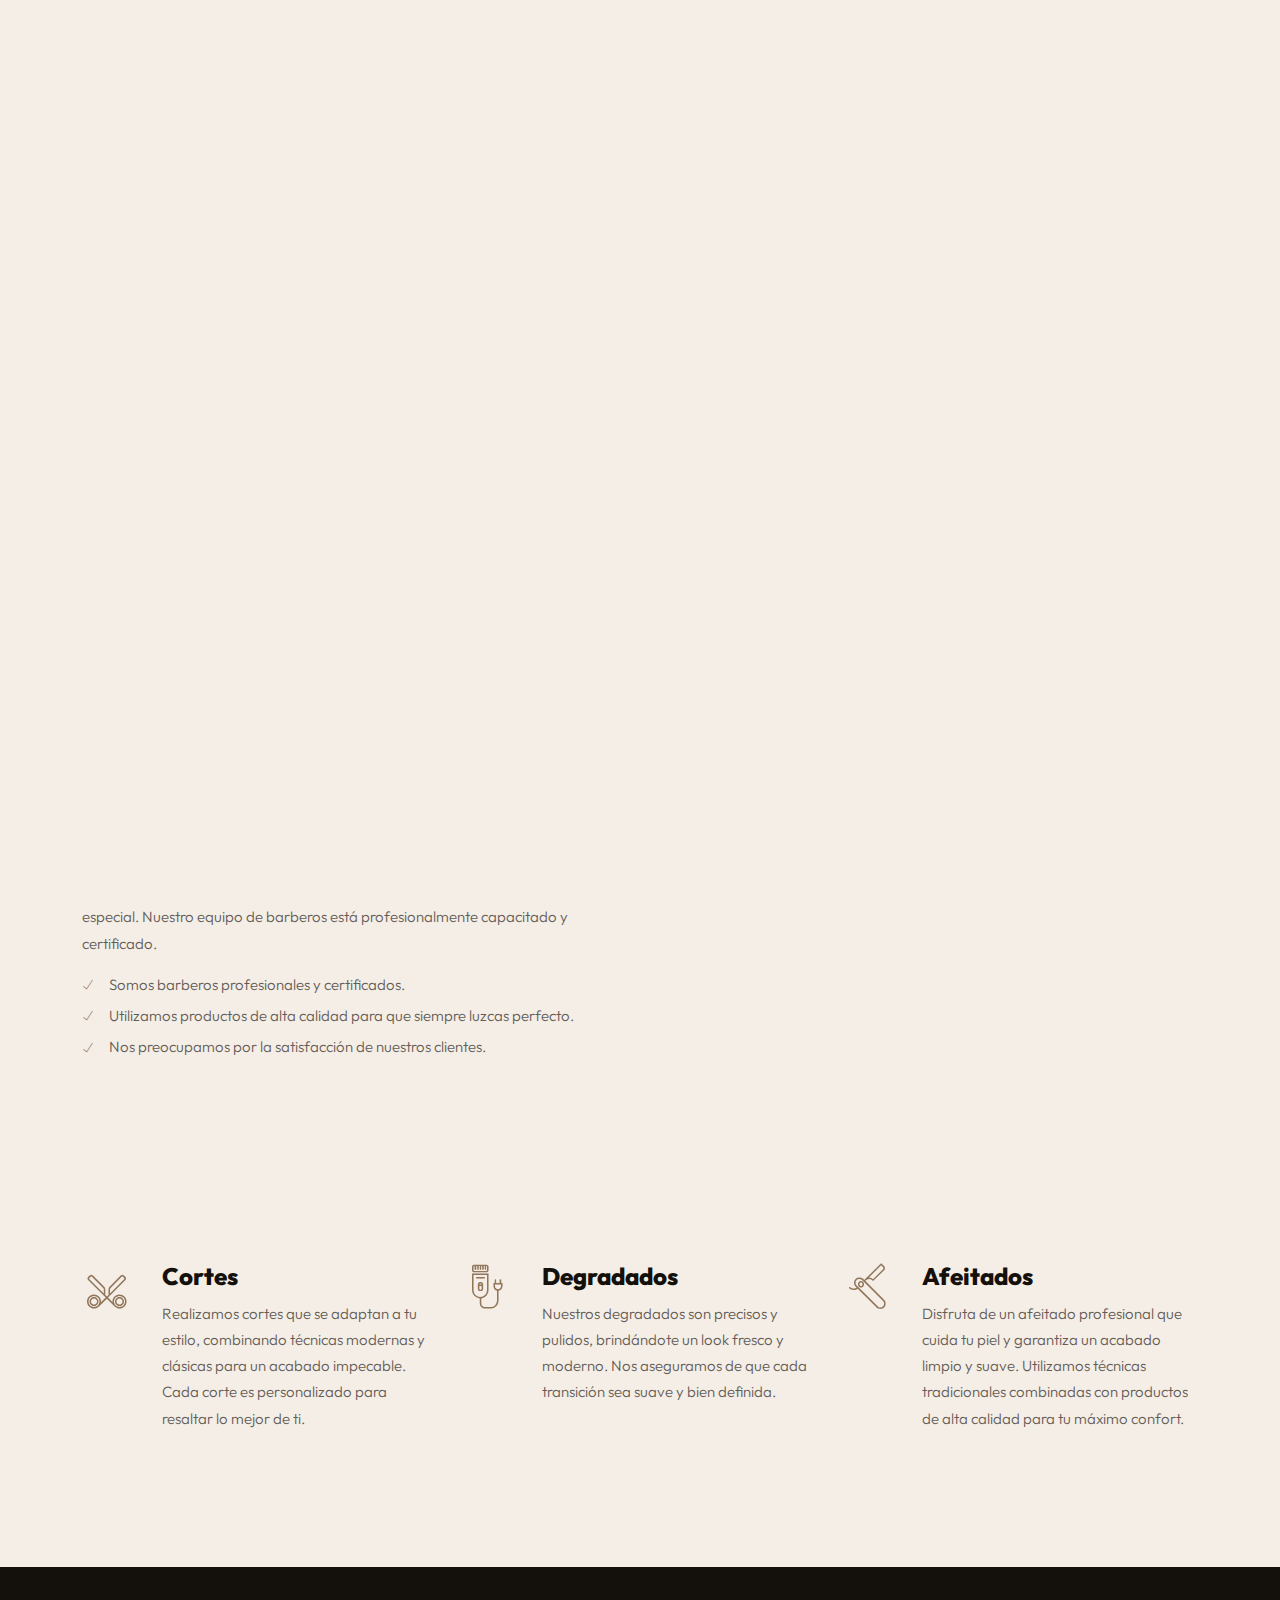
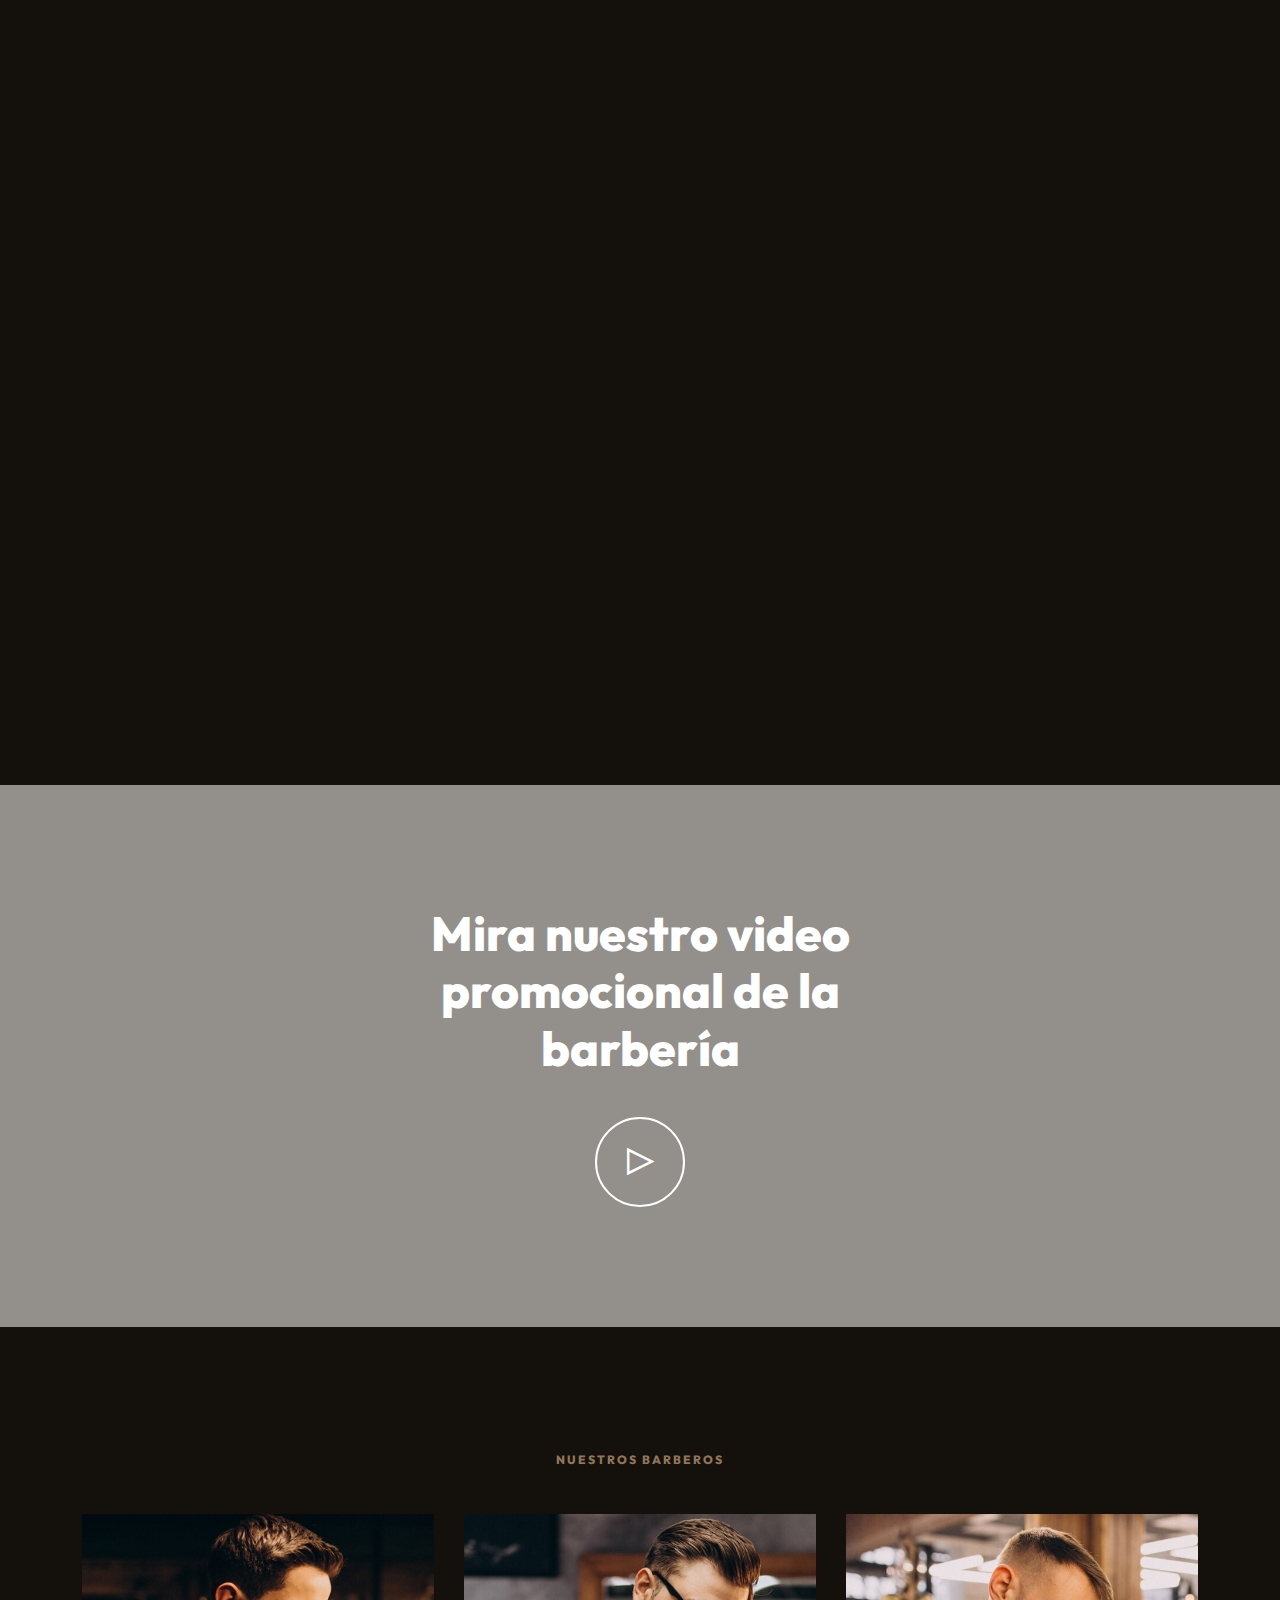
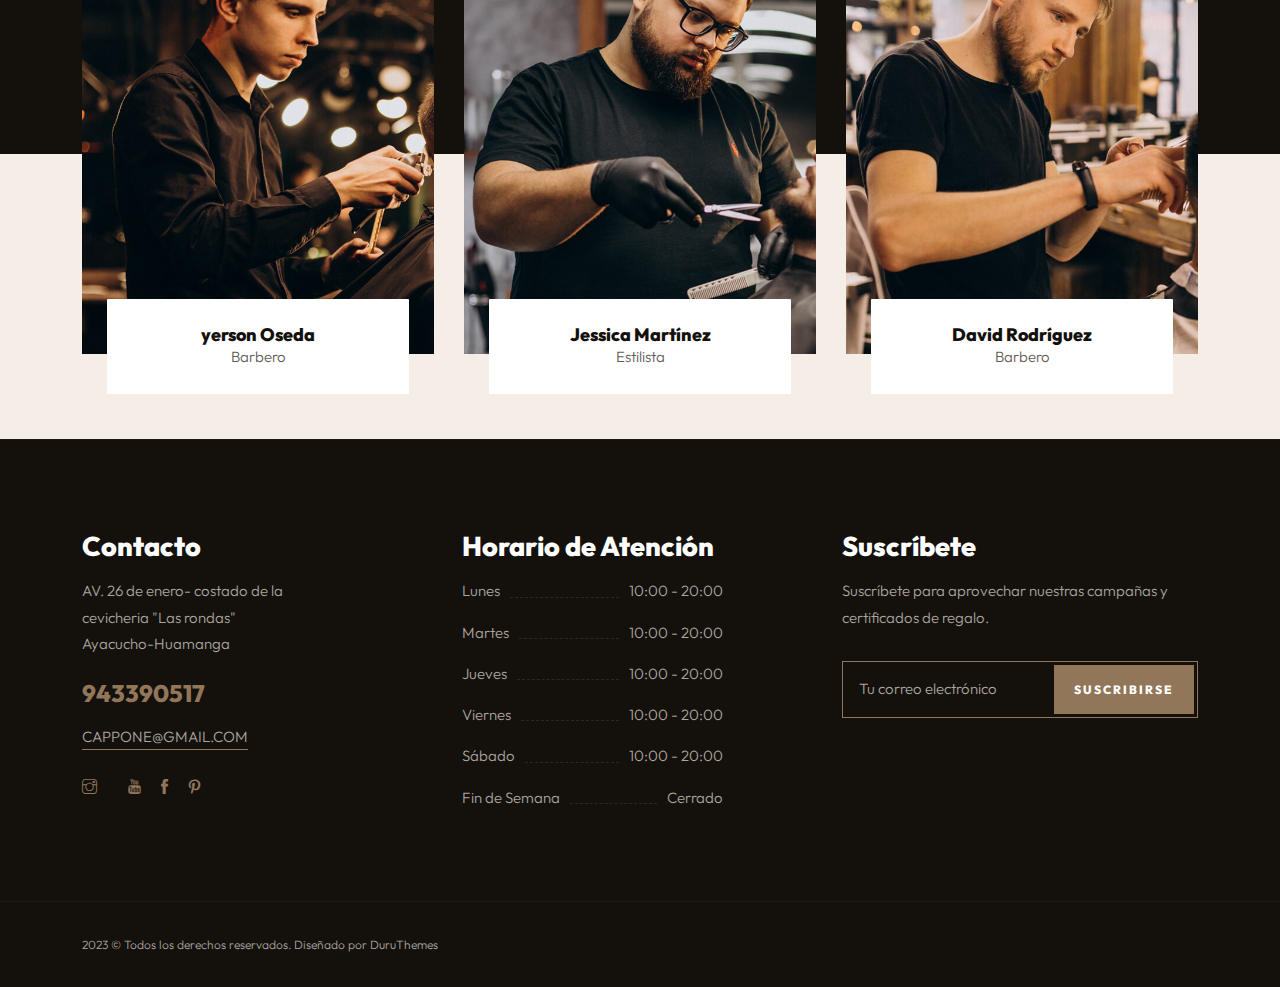
<file: duruthemes.com/demo/html/perukar/multipage-slideshow/about.html>
<!DOCTYPE html>
<html lang="zxx">

<!-- Mirrored from duruthemes.com/demo/html/perukar/multipage-slideshow/about.html by HTTrack Website Copier/3.x [XR&CO'2014], Thu, 22 Aug 2024 17:12:36 GMT -->
<head>
    <meta charset="utf-8">
    <meta http-equiv="X-UA-Compatible" content="IE=edge" />
    <meta name="viewport" content="width=device-width, initial-scale=1, maximum-scale=1" />
    <title>Perukar Barber Shop</title>
    <link rel="shortcut icon" href="img/favicon.png" />
    <link rel="stylesheet" href="https://fonts.googleapis.com/css2?family=Outfit:wght@300;400;500;600;700;800;900&amp;display=swap">
    <link rel="stylesheet" href="css/plugins.css" />
    <link rel="stylesheet" href="css/style.css" />
</head>
<body>
    <!-- Preloader -->
    <div class="preloader-bg"></div>
    <div id="preloader">
        <div id="preloader-status">
            <div class="preloader-position loader"> <span></span> </div>
        </div>
    </div>
    <!-- Progress scroll totop -->
    <div class="progress-wrap cursor-pointer">
        <svg class="progress-circle svg-content" width="100%" height="100%" viewBox="-1 -1 102 102">
            <path d="M50,1 a49,49 0 0,1 0,98 a49,49 0 0,1 0,-98" />
        </svg>
    </div>
    <!-- Navbar -->
    <nav class="navbar navbar-expand-lg">
        <div class="container">
            <!-- Logo -->
            <div class="logo-wrapper">
                <a class="logo" href="index.html"> <img src="img/logo.png" class="logo-img" alt=""> </a>
                <!-- <a class="logo" href="index.html"> <h2>Perukar <span>Barber Shop</span></h2> </a> -->
            </div>
            <!-- Button -->
            <button class="navbar-toggler" type="button" data-bs-toggle="collapse" data-bs-target="#navbar" aria-controls="navbar" aria-expanded="false" aria-label="Toggle navigation"> <span class="navbar-toggler-icon"><i class="ti-menu"></i></span> </button>
            <!-- Menu -->
            <div class="collapse navbar-collapse" id="navbar">
                <ul class="navbar-nav ms-auto">
                    <li class="nav-item"><a class="nav-link" href="index.html">INICIO</a></li>
                    <li class="nav-item"><a class="nav-link active" href="about.html">NOSOTROS  </a></li>
                    <li class="nav-item"><a class="nav-link" href="services.html">Servicios</a></li>
                    <li class="nav-item"><a class="nav-link" href="pricing.html">Precios</a></li>
                    
                    <li class="nav-item"><a class="nav-link" href="contact.html">Contact</a></li>
                </ul>
            </div>
        </div>
    </nav>
    <!-- Header Banner -->
    <div class="banner-header valign bg-img bg-fixed" data-overlay-dark="4" data-background="img/slider/1.jpg">
        <div class="container">
            <div class="row">
                <div class="col-md-12 text-center caption mt-60">
                    <h5>Sobre Nosotros </h5>
                    <h1>Nuestra Historia</h1>
                </div>
            </div>
        </div>
    </div>
    <!-- About -->
    <section class="about section-padding" data-scroll-index="1">
        <div class="container">
            <div class="row">
                <div class="col-md-6 mb-30">
                    <div class="section-head mb-20">
                        <div class="section-subtitle">Desde 2022</div>
                        <div class="section-title">CAPPONE BARBER STUDIO </div>
                    </div>
                    <p>Vive una experiencia única y atrevida en nuestra barbería, donde cubrimos todas tus necesidades de cabello y barba. Descubre un ambiente exclusivo con un toque de estilo urbano. </p>
                    <p>Nos apasiona lo que hacemos y trabajamos para que cada cliente se sienta especial. Nuestro equipo de barberos está profesionalmente capacitado y certificado.</p>
                    <ul class="about-list list-unstyled mb-30">
                        <li>
                            <div class="about-list-icon"> <span class="ti-check"></span> </div>
                            <div class="about-list-text">
                                <p>Somos barberos profesionales y certificados.</p>
                            </div>
                        </li>
                        <li>
                            <div class="about-list-icon"> <span class="ti-check"></span> </div>
                            <div class="about-list-text">
                                <p>Utilizamos productos de alta calidad para que siempre luzcas perfecto.</p>
                            </div>
                        </li>
                        <li>
                            <div class="about-list-icon"> <span class="ti-check"></span> </div>
                            <div class="about-list-text">
                                <p>Nos preocupamos por la satisfacción de nuestros clientes.</p>
                            </div>
                        </li>
                    </ul>
                </div>
                <div class="col col-md-3 animate-box" data-animate-effect="fadeInUp"> <img src="img/about2.jpg" alt="" class="mt-90 mb-30"> </div>
                <div class="col col-md-3 animate-box" data-animate-effect="fadeInUp"> <img src="img/about.jpg" alt=""> </div>
            </div>
        </div>
    </section>
    <!-- Services Box -->
    <section class="services-box section-padding pt-0">
        <div class="container">
            <div class="row">
                <div class="col-md-4">
                    <div class="item"> <span class="icon icon icon-icon-1-6"></span>
                        <div class="cont">
                            <h5>Cortes</h5>
                            <p>Realizamos cortes que se adaptan a tu estilo, combinando técnicas modernas y clásicas para un acabado impecable. Cada corte es personalizado para resaltar lo mejor de ti.</p>
                        </div>
                    </div>
                </div>
                <div class="col-md-4">
                    <div class="item"> <span class="icon icon-icon-1-3"></span>
                        <div class="cont">
                            <h5>Degradados</h5>
                            <p>Nuestros degradados son precisos y pulidos, brindándote un look fresco y moderno. Nos aseguramos de que cada transición sea suave y bien definida.</p>
                        </div>
                    </div>
                </div>
                <div class="col-md-4">
                    <div class="item"> <span class="icon icon-icon-1-1"></span>
                        <div class="cont">
                            <h5>Afeitados</h5>
                            <p>Disfruta de un afeitado profesional que cuida tu piel y garantiza un acabado limpio y suave. Utilizamos técnicas tradicionales combinadas con productos de alta calidad para tu máximo confort.</p>
                        </div>
                    </div>
                </div>
            </div>
        </div>
    </section>
    <!-- Our History -->
    <section class="about section-padding bg-darkbrown">
        <div class="container">
            <div class="row">
                <div class="col-md-5 mb-30 animate-box" data-animate-effect="fadeInLeft"> <img src="img/about3.jpg" alt=""> </div>
                <div class="col-md-7 valign mb-30 animate-box" data-animate-effect="fadeInRight">
                    <div class="row">
                        <div class="col-md-12">
                            <div class="section-head mb-20">
                                <div class="section-subtitle">+ de 10 años de experiencia</div>
                                <div class="section-title white">Haciendo que la gente luzca increíble desde 2014.</div>
                            </div>
                            <p>Vive una experiencia única y atrevida en nuestra barbería, donde cubrimos todas tus necesidades de cabello y barba. Nuestro enfoque se basa en la atención al detalle y en brindar un servicio de alta calidad. Déjate atender por los mejores y disfruta de un estilo que te hará destacar.</p>
                            <div class="about-bottom"> <img src="img/signature.svg" alt="" class="image about-signature">
                                <div class="about-name-wrapper">
                                    <div class="about-rol">Barbero y fundador</div>
                                    <div class="about-name">Yeyco</div>
                                </div>
                            </div>
                        </div>
                    </div>
                </div>
            </div>
        </div>
    </section>
    <!-- Video -->
    <section class="section-padding video-wrapper video bg-img bg-fixed" data-overlay-dark="4" data-background="img/slider/5.jpg">
        <div class="container">
            <div class="row justify-content-center">
                <div class="col-md-6">
                    <div class="section-head text-center">
                        <div class="section-title white">Mira nuestro video promocional de la barbería</div>
                    </div>
                </div>
            </div>
            <div class="row">
                <div class="col-md-12 text-center">
                    <a class="vid" href="https://youtu.be/e2x0UXVU2yg">
                        <div class="vid-butn"> <span class="icon"><i class="ti-control-play"></i></span> </div>
                    </a>
                </div>
            </div>
        </div>
    </section>
    <!-- Team -->
    <section class="team section-padding pb-0">
        <div class="container">
            <div class="row">
                <div class="col-md-12">
                    <div class="section-head text-center">
                        <div class="section-subtitle">Nuestros Barberos</div>
            
                    </div>
                </div>
            </div>
            <div class="row">
                <div class="col-md-12">
                    <div class="owl-carousel owl-theme">
                        <div class="team-card mb-30">
                            <div class="team-img"><img src="img/team/b1.jpg" alt="" class="w-100"></div>
                            <div class="team-content">
                                <h3 class="team-title">yerson Oseda<span>Barbero</span></h3>
                                <p class="team-text">"Experto en ofrecer cortes precisos y estilos únicos, con una atención dedicada para lograr el look que deseas. Comprometido con la calidad y la satisfacción del cliente."</p>
                                <div class="social">
                                    <div class="full-width"> <a href="#"><i class="ti-linkedin"></i></a> <a href="#"><i class="ti-facebook"></i></a> <a href="#"><i class="ti-twitter"></i></a> <a href="#"><i class="ti-instagram"></i></a> </div>
                                </div> <a href="team-details.html" class="button-1 mt-15">Team Details<span></span></a>
                            </div>
                            <div class="title-box">
                                <h3 class="mb-0">yerson Oseda<span>Barbero</span></h3>
                            </div>
                        </div>
                        <div class="team-card mb-30">
                            <div class="team-img"><img src="img/team/b2.jpg" alt="" class="w-100"></div>
                            <div class="team-content">
                                <h3 class="team-title">Jessica Martínez<span>Estilista</span></h3>
                                <p class="team-text">"Con una pasión por la moda y el detalle, Jessica transforma cada corte en una obra de arte. Su habilidad para personalizar estilos asegura que cada cliente se sienta y luzca espectacular."</p>
                                <div class="social">
                                    <div class="full-width"> <a href="#"><i class="ti-linkedin"></i></a> <a href="#"><i class="ti-facebook"></i></a> <a href="#"><i class="ti-twitter"></i></a> <a href="#"><i class="ti-instagram"></i></a> </div>
                                </div> <a href="team-details.html" class="button-1 mt-15">Team Details<span></span></a>
                            </div>
                            <div class="title-box">
                                <h3 class="mb-0">Jessica Martínez<span>Estilista</span></h3>
                            </div>
                        </div>
                        <div class="team-card mb-30">
                            <div class="team-img"><img src="img/team/b3.jpg" alt="" class="w-100"></div>
                            <div class="team-content">
                                <h3 class="team-title">David Rodrigues<span>Barbero</span></h3>
                                <p class="team-text">"David combina experiencia y creatividad para ofrecer cortes de cabello y estilos que realzan tu mejor versión. Su enfoque personalizado garantiza que salgas de la barbería con confianza y un look impecable."</p>
                                <div class="social">
                                    <div class="full-width"> <a href="#"><i class="ti-linkedin"></i></a> <a href="#"><i class="ti-facebook"></i></a> <a href="#"><i class="ti-twitter"></i></a> <a href="#"><i class="ti-instagram"></i></a> </div>
                                </div> <a href="team-details.html" class="button-1 mt-15">Team Details<span></span></a>
                            </div>
                            <div class="title-box">
                                <h3 class="mb-0">David Rodríguez<span>Barbero</span></h3>
                            </div>
                        </div>
                        <div class="team-card mb-30">
                            <div class="team-img"><img src="img/team/b4.jpg" alt="" class="w-100"></div>
                            <div class="team-content">
                                <h3 class="team-title">Helen Bruno<span>Barbero</span></h3>
                                <p class="team-text">"Experta en técnicas modernas y clásicas, Helen ofrece cortes y estilos con un toque profesional. Su dedicación y habilidad aseguran resultados excepcionales que superan tus expectativas."</p>
                                <div class="social">
                                    <div class="full-width"> <a href="#"><i class="ti-linkedin"></i></a> <a href="#"><i class="ti-facebook"></i></a> <a href="#"><i class="ti-twitter"></i></a> <a href="#"><i class="ti-instagram"></i></a> </div>
                                </div> <a href="team-details.html" class="button-1 mt-15">Team Details<span></span></a>
                            </div>
                            <div class="title-box">
                                <h3 class="mb-0">Helen Bruno<span>Barbero</span></h3>
                            </div>
                        </div>
                    </div>
                </div>
            </div>
        </div>
    </section>
    <!-- Footer -->
    <footer class="footer">
        <div class="footer-top">
            <div class="container">
                <div class="row">
                    <div class="col-md-3">
                        <div class="footer-column footer-contact">
                            <h3 class="footer-title">Contacto</h3>
                            <p class="footer-contact-text">AV. 26 de enero- costado de la cevicheria "Las rondas"
                                <br>Ayacucho-Huamanga
                            </p>
                            <div class="footer-contact-info">
                                <p class="footer-contact-phone">943390517</p>
                                <p class="footer-contact-mail">CAPPONE@GMAIL.COM</p>
                            </div>
                            <div class="footer-about-social-list">
                                <a href="https://www.instagram.com/capone_barberia/"><i class="ti-instagram"></i></a>
                                <a href="https://www.tiktok.com/@Mundobarber"><i class="ti-Tik Tok"></i></a>
                                <a href="https://www.youtube.com/@Mundobarber"><i class="ti-youtube"></i></a>
                                <a href="https://www.facebook.com/capponebarberstudio?locale=es_LA"><i class="ti-facebook"></i></a>
                                <a href="#"><i class="ti-pinterest"></i></a>
                            </div>
                        </div>
                    </div>
                    <div class="col-md-3 offset-md-1">
                        <div class="item opening">
                            <h3 class="footer-title">Horario de Atención</h3>
                            <ul>
                                <li>
                                    <div class="tit">Lunes</div>
                                    <div class="dots"></div> <span>10:00 - 20:00</span>
                                </li>
                                <li>
                                    <div class="tit">Martes</div>
                                    <div class="dots"></div> <span>10:00 - 20:00</span>
                                </li>
                                <li>
                                    <div class="tit">Jueves</div>
                                    <div class="dots"></div> <span>10:00 - 20:00</span>
                                </li>
                                <li>
                                    <div class="tit">Viernes</div>
                                    <div class="dots"></div> <span>10:00 - 20:00</span>
                                </li>
                                <li>
                                    <div class="tit">Sábado</div>
                                    <div class="dots"></div> <span>10:00 - 20:00</span>
                                </li>
                                <li>
                                    <div class="tit">Fin de Semana</div>
                                    <div class="dots"></div> <span>Cerrado</span>
                                </li>
                            </ul>
                        </div>
                    </div>
                    <div class="col-md-4 offset-md-1">
                        <div class="footer-column footer-explore clearfix">
                            <h3 class="footer-title">Suscríbete</h3>
                            <div class="row subscribe">
                                <div class="col-md-12">
                                    <p>Suscríbete para aprovechar nuestras campañas y certificados de regalo.</p>
                                    <form>
                                        <input type="text" name="search" placeholder="Tu correo electrónico" required>
                                        <button>Suscribirse</button>
                                    </form>
                                </div>
                            </div>
                        </div>
                    </div>
                </div>
            </div>
        </div>
        <div class="footer-bottom">
            <div class="container">
                <div class="row">
                    <div class="col-md-12">
                        <div class="footer-bottom-inner">
                            <p class="footer-bottom-copy-right">2023 © Todos los derechos reservados. Diseñado por <a href="https://1.envato.market/DuruThemes" target="_blank">DuruThemes</a></p>
                        </div>
                    </div>
                </div>
            </div>
        </div>
    </footer>
    <!-- jQuery -->
    <script src="js/jquery-3.6.3.min.js"></script>
    <script src="js/jquery-migrate-3.0.0.min.js"></script>
    <script src="js/modernizr-2.6.2.min.js"></script>
    <script src="js/imagesloaded.pkgd.min.js"></script>
    <script src="js/jquery.isotope.v3.0.2.js"></script>
    
    <script src="js/popper.min.js"></script>
    <script src="js/bootstrap.min.js"></script>
    <script src="js/scrollIt.min.js"></script>
    <script src="js/jquery.waypoints.min.js"></script>
    <script src="js/owl.carousel.min.js"></script>
    <script src="js/jquery.stellar.min.js"></script>
    <script src="js/jquery.magnific-popup.js"></script>
    <script src="js/YouTubePopUp.js"></script>
    <script src="js/select2.js"></script>
    <script src="js/datepicker.js"></script>
    <script src="js/smooth-scroll.min.js"></script>
    <script src="js/custom.js"></script>
</body>

<!-- Mirrored from duruthemes.com/demo/html/perukar/multipage-slideshow/about.html by HTTrack Website Copier/3.x [XR&CO'2014], Thu, 22 Aug 2024 17:12:36 GMT -->
</html>
</file>
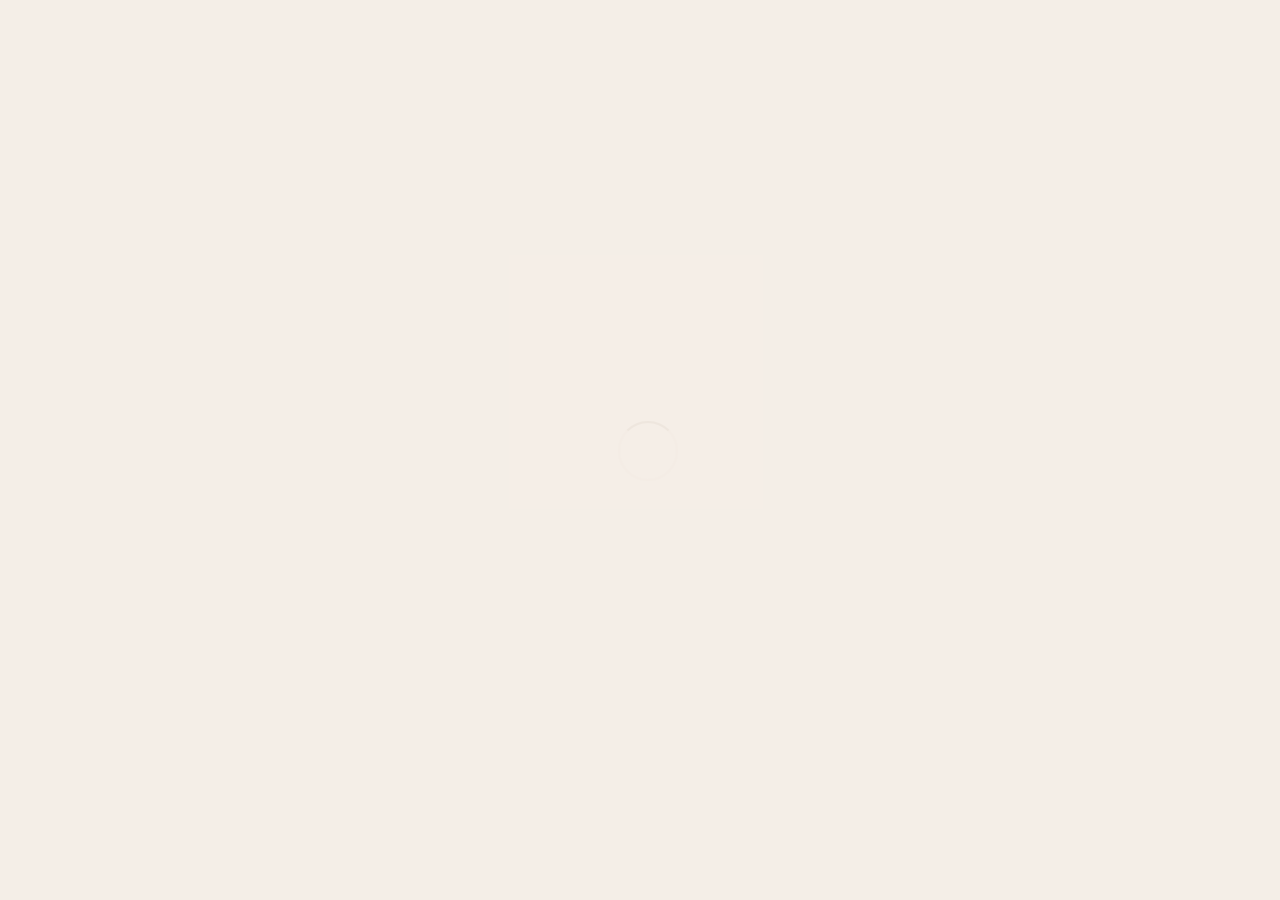
<file: duruthemes.com/demo/html/perukar/multipage-slideshow/coming-soon.html>
<!DOCTYPE html>
<html lang="zxx">

<!-- Mirrored from duruthemes.com/demo/html/perukar/multipage-slideshow/coming-soon.html by HTTrack Website Copier/3.x [XR&CO'2014], Thu, 22 Aug 2024 17:12:42 GMT -->
<head>
    <meta charset="utf-8">
    <meta http-equiv="X-UA-Compatible" content="IE=edge" />
    <meta name="viewport" content="width=device-width, initial-scale=1, maximum-scale=1" />
    <title>Perukar Barber Shop</title>
    <link rel="shortcut icon" href="img/favicon.png" />
    <link rel="stylesheet" href="https://fonts.googleapis.com/css2?family=Outfit:wght@300;400;500;600;700;800;900&amp;display=swap">
    <link rel="stylesheet" href="css/plugins.css" />
    <link rel="stylesheet" href="css/style.css" />
</head>
<body>
    <!-- Preloader -->
    <div class="preloader-bg"></div>
    <div id="preloader">
        <div id="preloader-status">
            <div class="preloader-position loader"> <span></span> </div>
        </div>
    </div>
    <!-- Progress scroll totop -->
    <div class="progress-wrap cursor-pointer">
        <svg class="progress-circle svg-content" width="100%" height="100%" viewBox="-1 -1 102 102">
            <path d="M50,1 a49,49 0 0,1 0,98 a49,49 0 0,1 0,-98" />
        </svg>
    </div>
    
    
    <!-- Comming soon -->
    <section class="comming section-padding">
        <div class="v-middle">
            <div class="container">
                <div class="row text-center mb-30">
                    <div class="col-md-12">
                        <h2>Coming Soon!</h2>
                        <h6>Under Construction</h6>
                    </div>
                </div>
                <div class="row text-center mb-30">
                    <div class="col-6 offset-md-2 col-md-2">
                        <div class="item">
                            <div class="down">
                                <h3 id="days">00</h3>
                            </div>
                            <div class="item-info">
                                <h6 class="mb-0">Days</h6>
                            </div>
                        </div>
                    </div>
                    <div class="col-6 col-md-2">
                        <div class="item">
                            <div class="down">
                                <h3 id="hours">00</h3>
                            </div>
                            <div class="item-info">
                                <h6 class="mb-0">Hours</h6>
                            </div>
                        </div>
                    </div>
                    <div class="col-6 col-md-2">
                        <div class="item">
                            <div class="down">
                                <h3 id="minutes">00</h3>
                            </div>
                            <div class="item-info">
                                <h6 class="mb-0">Minutes</h6>
                            </div>
                        </div>
                    </div>
                    <div class="col-6 col-md-2">
                        <div class="item">
                            <div class="down">
                                <h3 id="seconds">00</h3>
                            </div>
                            <div class="item-info">
                                <h6 class="mb-0">Seconds</h6>
                            </div>
                        </div>
                    </div>
                </div>
                <div class="row text-center">
                    <div class="offset-md-3 col-md-6">
                        <p>Sign up for our latest news & articles.</p>
                        <form>
                            <input type="email" name="email" placeholder="Email Address" required>
                            <button>Subscribe</button>
                        </form>
                    </div>
                </div>
                <div class="row mt-20">
                    <div class="col-md-12 text-center">
                        <a href='index.html' class="link-btn"><span class="ti-arrow-left"></span> Home Page </a>
                    </div>
                </div>
            </div>
        </div>
    </section>
    <!-- jQuery -->
    <script src="js/jquery-3.6.3.min.js"></script>
    <script src="js/jquery-migrate-3.0.0.min.js"></script>
    <script src="js/modernizr-2.6.2.min.js"></script>
    <script src="js/imagesloaded.pkgd.min.js"></script>
    <script src="js/jquery.isotope.v3.0.2.js"></script>
    
    <script src="js/popper.min.js"></script>
    <script src="js/bootstrap.min.js"></script>
    <script src="js/scrollIt.min.js"></script>
    <script src="js/jquery.waypoints.min.js"></script>
    <script src="js/owl.carousel.min.js"></script>
    <script src="js/jquery.stellar.min.js"></script>
    <script src="js/jquery.magnific-popup.js"></script>
    <script src="js/YouTubePopUp.js"></script>
    <script src="js/select2.js"></script>
    <script src="js/datepicker.js"></script>
    <script src="js/smooth-scroll.min.js"></script>
    <script src="js/custom.js"></script>
    <script type="text/javascript">
        function countdown() {
            var now = new Date();
            var eventDate = new Date(2023, 7, 6);
            var currentTiime = now.getTime();
            var eventTime = eventDate.getTime();
            var remTime = eventTime - currentTiime;
            var s = Math.floor(remTime / 1000);
            var m = Math.floor(s / 60);
            var h = Math.floor(m / 60);
            var d = Math.floor(h / 24);
            h %= 24;
            m %= 60;
            s %= 60;
            h = (h < 10) ? "0" + h : h;
            m = (m < 10) ? "0" + m : m;
            s = (s < 10) ? "0" + s : s;
            document.getElementById("days").textContent = d;
            document.getElementById("days").innerText = d;
            document.getElementById("hours").textContent = h;
            document.getElementById("minutes").textContent = m;
            document.getElementById("seconds").textContent = s;
            setTimeout(countdown, 1000);
        }
        countdown();

    </script>
</body>

<!-- Mirrored from duruthemes.com/demo/html/perukar/multipage-slideshow/coming-soon.html by HTTrack Website Copier/3.x [XR&CO'2014], Thu, 22 Aug 2024 17:12:42 GMT -->
</html>
</file>
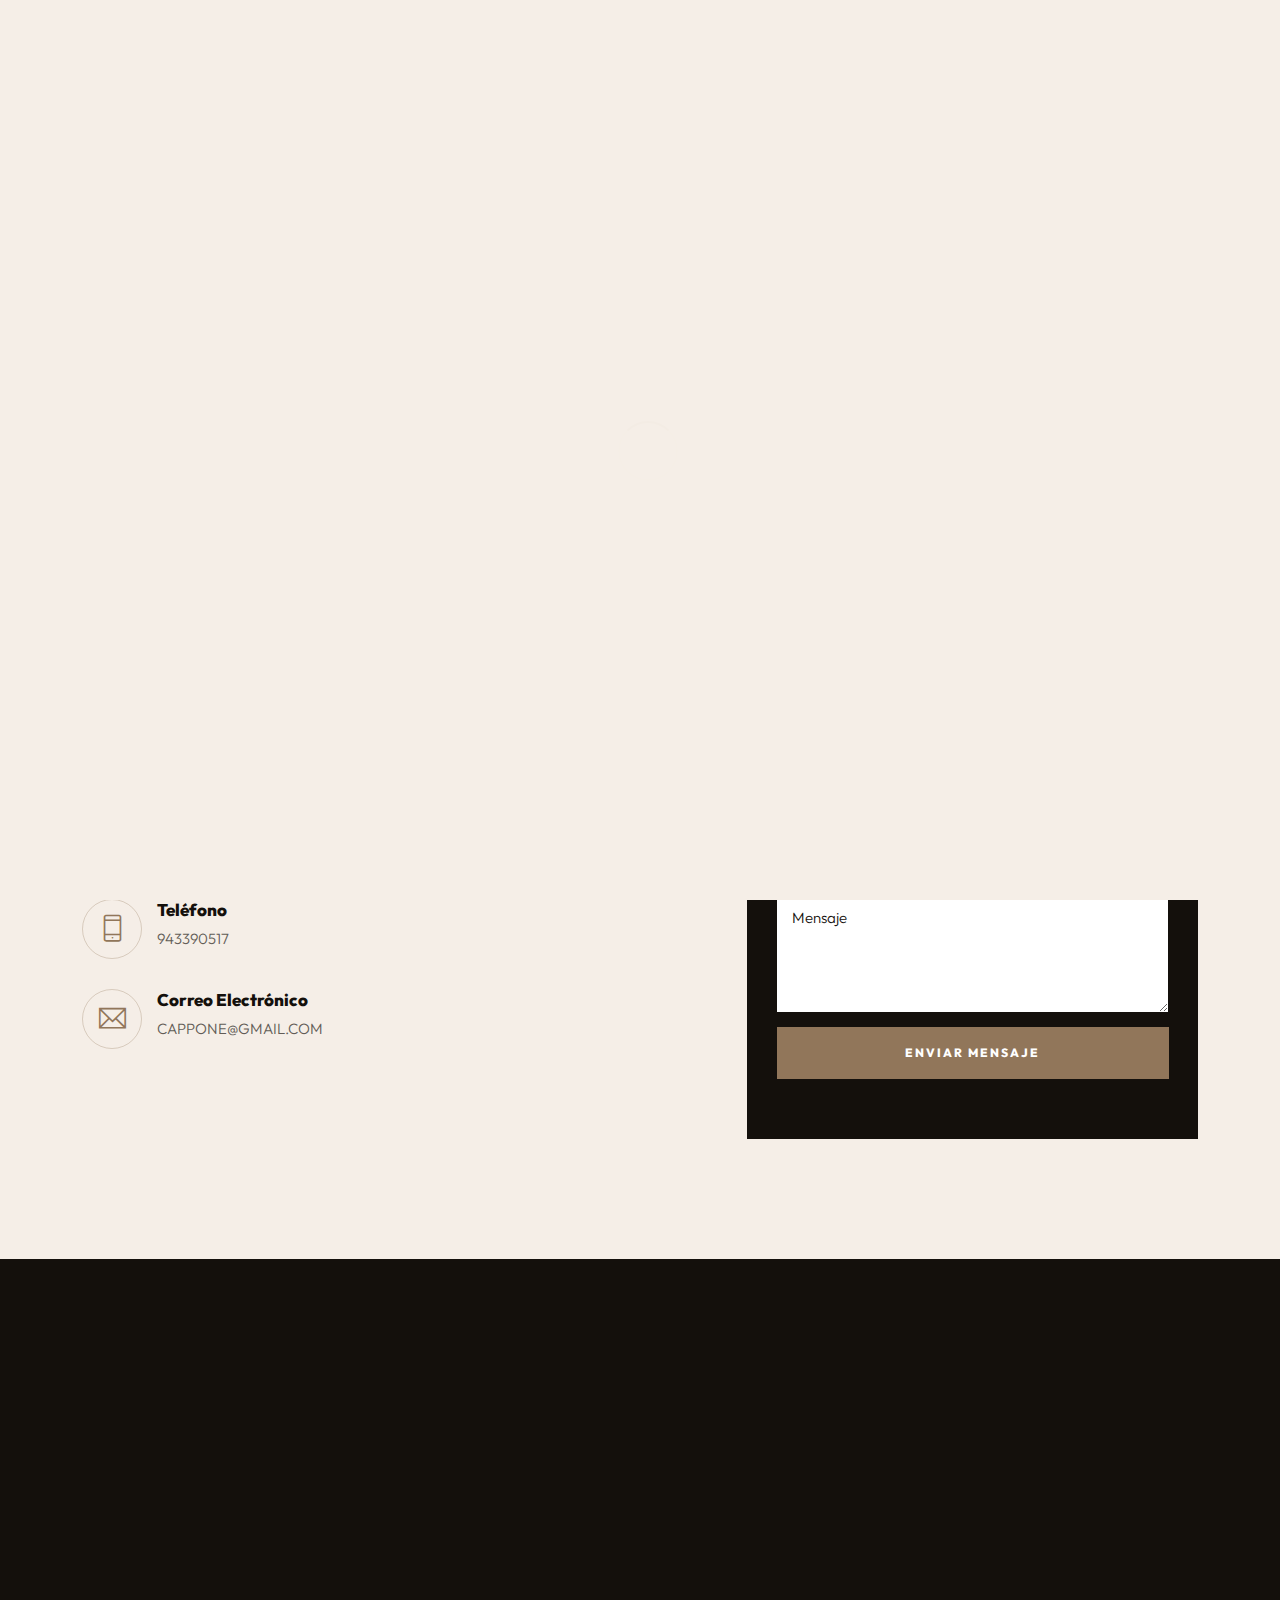
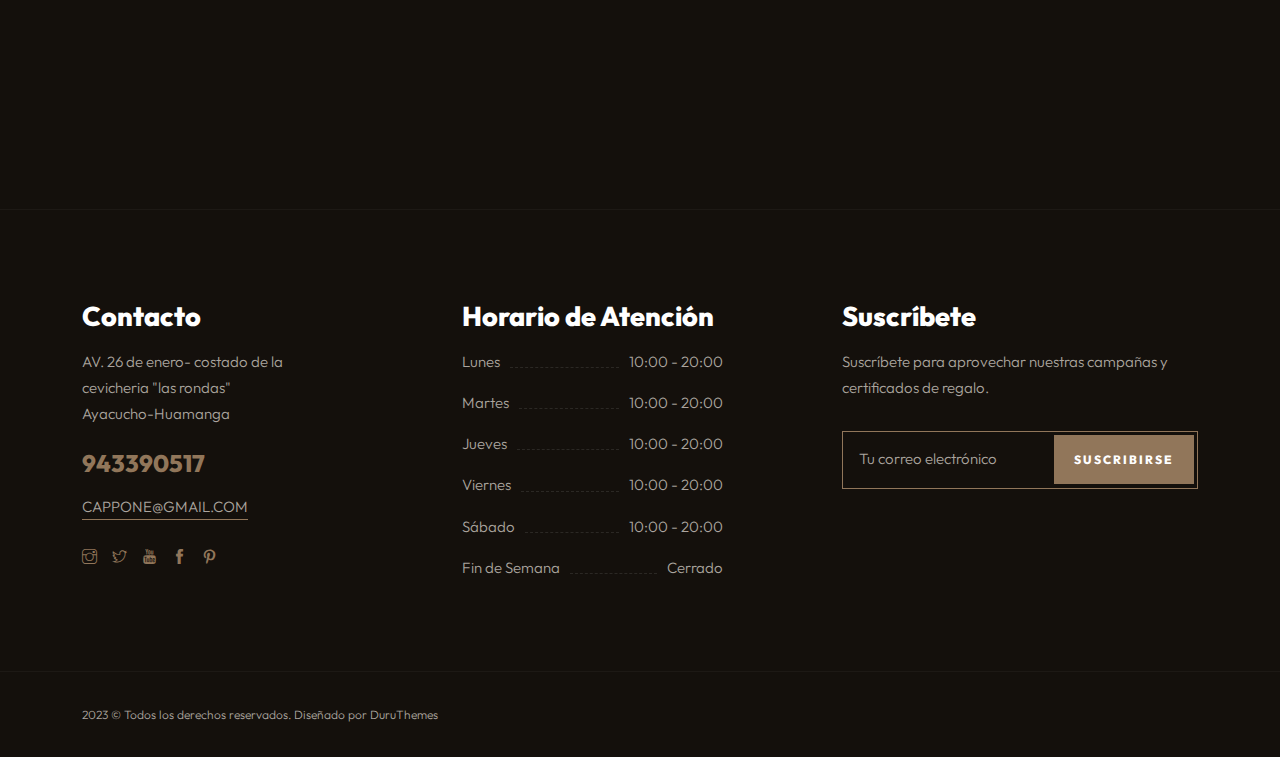
<file: duruthemes.com/demo/html/perukar/multipage-slideshow/contact.html>
<!DOCTYPE html>
<html lang="zxx">

<!-- Mirrored from duruthemes.com/demo/html/perukar/multipage-slideshow/contact.html by HTTrack Website Copier/3.x [XR&CO'2014], Thu, 22 Aug 2024 17:12:42 GMT -->
<head>
    <meta charset="utf-8">
    <meta http-equiv="X-UA-Compatible" content="IE=edge" />
    <meta name="viewport" content="width=device-width, initial-scale=1, maximum-scale=1" />
    <title>CAPPONE BARBER STUDIO</title>
    <link rel="shortcut icon" href="img/favicon.png" />
    <link rel="stylesheet" href="https://fonts.googleapis.com/css2?family=Outfit:wght@300;400;500;600;700;800;900&amp;display=swap">
    <link rel="stylesheet" href="css/plugins.css" />
    <link rel="stylesheet" href="css/style.css" />
</head>
<body>
    <!-- Preloader -->
    <div class="preloader-bg"></div>
    <div id="preloader">
        <div id="preloader-status">
            <div class="preloader-position loader"> <span></span> </div>
        </div>
    </div>
    <!-- Progress scroll totop -->
    <div class="progress-wrap cursor-pointer">
        <svg class="progress-circle svg-content" width="100%" height="100%" viewBox="-1 -1 102 102">
            <path d="M50,1 a49,49 0 0,1 0,98 a49,49 0 0,1 0,-98" />
        </svg>
    </div>
    <!-- Navbar -->
    <nav class="navbar navbar-expand-lg">
        <div class="container">
            <!-- Logo -->
            <div class="logo-wrapper">
                <a class="logo" href="index.html"> <img src="img/logo.png" class="logo-img" alt=""> </a>
                <!-- <a class="logo" href="index.html"> <h2>Perukar <span>Barber Shop</span></h2> </a> -->
            </div>
            <!-- Button -->
            <button class="navbar-toggler" type="button" data-bs-toggle="collapse" data-bs-target="#navbar" aria-controls="navbar" aria-expanded="false" aria-label="Toggle navigation"> <span class="navbar-toggler-icon"><i class="ti-menu"></i></span> </button>
            <!-- Menu -->
            <div class="collapse navbar-collapse" id="navbar">
                <ul class="navbar-nav ms-auto">
                    <li class="nav-item"><a class="nav-link" href="index.html">INICIO</a></li>
                    <li class="nav-item"><a class="nav-link" href="about.html">NOSOTROS</a></li>
                    <li class="nav-item"><a class="nav-link" href="services.html">Servicios</a></li>
                    <li class="nav-item"><a class="nav-link" href="pricing.html">Precios</a></li>
                    
                   
                    <li class="nav-item"><a class="nav-link active" href="contact.html">Contactos</a></li>
                </ul>
            </div>
        </div>
    </nav>
    <!-- Header Banner -->
    <div class="banner-header valign bg-img bg-fixed" data-overlay-dark="4" data-background="img/slider/11.jpg">
        <div class="container">
            <div class="row">
                <div class="col-md-12 text-center caption mt-60">
                    <h5>Contáctanos</h5>
                    <h1>Contacto</h1>
                </div>
            </div>
        </div>
    </div>
        
    <!-- Contact -->
    <section class="info-box section-padding">
        <div class="container">
            <div class="row">
                <div class="col-md-6">
                    <div class="section-head mb-30">
                        <div class="section-subtitle">Información de Contacto</div>
                        <div class="section-title mb-20">Ponte en Contacto</div>
                        <p>Barber utate ons amet ravida haretra nuam the duru miss uctus the drana accumsan justo aliquam sit amet auctor orci done vitae.</p>
                    </div>
                    <div class="item"> 
                        <span class="icon ti-location-pin"></span>
                        <div class="cont">
                            <h5>Dirección</h5>
                            <p>Av. 26 de enero 326-costado de la cevicheria "las rondas"</p>
                        </div>
                    </div>
                    <div class="item"> 
                        <span class="icon ti-mobile"></span>
                        <div class="cont">
                            <h5>Teléfono</h5>
                            <p><a href="tel:8551004444">943390517</a></p>
                        </div>
                    </div>
                    <div class="item"> 
                        <span class="icon ti-email"></span>
                        <div class="cont">
                            <h5>Correo Electrónico</h5>
                            <p>CAPPONE@GMAIL.COM</p>
                        </div>
                    </div>
                </div>
                <div class="col-md-5 offset-md-1">
                    <div class="contact-form bg-darkbrown">
                        <div class="booking-inner clearfix">
                            <form method="post" class="form1 clearfix contact__form" action="https://duruthemes.com/demo/html/perukar/multipage-slideshow/mail.php">
                                <div class="row">
                                    <div class="col-md-12 text-center mb-20">
                                        <h4 class="white">Formulario de Contacto</h4>
                                    </div>
                                </div>
                                <!-- Mensaje del formulario -->
                                <div class="row">
                                    <div class="col-12">
                                        <div class="alert alert-success contact__msg" style="display: none" role="alert">
                                            Tu mensaje fue enviado con éxito.
                                        </div>
                                    </div>
                                </div>
                                <!-- Elementos del formulario -->
                                <div class="row">
                                    <div class="col-md-6">
                                        <div class="input1_wrapper">
                                            <label>Nombre</label>
                                            <div class="input2_inner">
                                                <input type="text" class="form-control input" placeholder="Nombre" required>
                                            </div>
                                        </div>
                                    </div>
                                    <div class="col-md-6">
                                        <div class="input1_wrapper">
                                            <label>Teléfono</label>
                                            <div class="input2_inner">
                                                <input type="text" class="form-control input" placeholder="Teléfono" required>
                                            </div>
                                        </div>
                                    </div>
                                    <div class="col-md-6">
                                        <div class="input1_wrapper">
                                            <label>Correo Electrónico</label>
                                            <div class="input2_inner">
                                                <input type="email" class="form-control input" placeholder="Correo Electrónico" required>
                                            </div>
                                        </div>
                                    </div>
                                    <div class="col-md-6">
                                        <div class="input1_wrapper">
                                            <label>Asunto</label>
                                            <div class="input2_inner">
                                                <input type="text" class="form-control input" placeholder="Asunto" required>
                                            </div>
                                        </div>
                                    </div>
                                    <div class="col-md-12 form-group">
                                        <textarea name="message" id="message" cols="30" rows="4" placeholder="Mensaje" required></textarea>
                                    </div>
                                    <div class="col-md-12 mb-30">
                                        <button type="submit" class="btn-form2-submit">Enviar Mensaje</button>
                                    </div>
                                </div>
                            </form>
                        </div>
                    </div>
                </div>
            </div>
        </div>
    </section>
    
    <!-- Contact Maps -->
    <section class="section-padding pb-0 pt-0 bg-darkbrown">
        <!-- Maps -->
        <div class="full-width">
            <div class="no-spacing map">
                <iframe src="https://www.google.com/maps/embed?pb=!1m18!1m12!1m3!1d3022.055619720342!2d-73.9842269!3d40.7608014!2m3!1f0!2f0!3f0!3m2!1i1024!2i768!4f13.1!3m3!1m2!1s0x89c258560d8ef183%3A0xc4e46289adc9c7c8!2s1616%20Broadway%2C%20New%20York%2C%20NY%2010001%2C%20Amerika%20Birle%C5%9Fik%20Devletleri!5e0!3m2!1str!2str!4v1668967163316!5m2!1str!2str" frameborder="0" class="google-maps" allowfullscreen="" aria-hidden="false" tabindex="0"></iframe>
            </div>
        </div>
    </section>
    <!-- Footer -->
    <footer class="footer">
        <div class="footer-top">
            <div class="container">
                <div class="row">
                    <div class="col-md-3">
                        <div class="footer-column footer-contact">
                            <h3 class="footer-title">Contacto</h3>
                            <p class="footer-contact-text">AV. 26 de enero- costado de la cevicheria "las rondas"
                                <br>Ayacucho-Huamanga
                            </p>
                            <div class="footer-contact-info">
                                <p class="footer-contact-phone">943390517</p>
                                <p class="footer-contact-mail">CAPPONE@GMAIL.COM</p>
                            </div>
                            <div class="footer-about-social-list">
                                <a href="#"><i class="ti-instagram"></i></a>
                                <a href="#"><i class="ti-twitter"></i></a>
                                <a href="#"><i class="ti-youtube"></i></a>
                                <a href="#"><i class="ti-facebook"></i></a>
                                <a href="#"><i class="ti-pinterest"></i></a>
                            </div>
                        </div>
                    </div>
                    <div class="col-md-3 offset-md-1">
                        <div class="item opening">
                            <h3 class="footer-title">Horario de Atención</h3>
                            <ul>
                                <li>
                                    <div class="tit">Lunes</div>
                                    <div class="dots"></div> <span>10:00 - 20:00</span>
                                </li>
                                <li>
                                    <div class="tit">Martes</div>
                                    <div class="dots"></div> <span>10:00 - 20:00</span>
                                </li>
                                <li>
                                    <div class="tit">Jueves</div>
                                    <div class="dots"></div> <span>10:00 - 20:00</span>
                                </li>
                                <li>
                                    <div class="tit">Viernes</div>
                                    <div class="dots"></div> <span>10:00 - 20:00</span>
                                </li>
                                <li>
                                    <div class="tit">Sábado</div>
                                    <div class="dots"></div> <span>10:00 - 20:00</span>
                                </li>
                                <li>
                                    <div class="tit">Fin de Semana</div>
                                    <div class="dots"></div> <span>Cerrado</span>
                                </li>
                            </ul>
                        </div>
                    </div>
                    <div class="col-md-4 offset-md-1">
                        <div class="footer-column footer-explore clearfix">
                            <h3 class="footer-title">Suscríbete</h3>
                            <div class="row subscribe">
                                <div class="col-md-12">
                                    <p>Suscríbete para aprovechar nuestras campañas y certificados de regalo.</p>
                                    <form>
                                        <input type="text" name="search" placeholder="Tu correo electrónico" required>
                                        <button>Suscribirse</button>
                                    </form>
                                </div>
                            </div>
                        </div>
                    </div>
                </div>
            </div>
        </div>
        <div class="footer-bottom">
            <div class="container">
                <div class="row">
                    <div class="col-md-12">
                        <div class="footer-bottom-inner">
                            <p class="footer-bottom-copy-right">2023 © Todos los derechos reservados. Diseñado por <a href="https://1.envato.market/DuruThemes" target="_blank">DuruThemes</a></p>
                        </div>
                    </div>
                </div>
            </div>
        </div>
    </footer>
    
    <!-- jQuery -->
    <script src="js/jquery-3.6.3.min.js"></script>
    <script src="js/jquery-migrate-3.0.0.min.js"></script>
    <script src="js/modernizr-2.6.2.min.js"></script>
    <script src="js/imagesloaded.pkgd.min.js"></script>
    <script src="js/jquery.isotope.v3.0.2.js"></script>
    
    <script src="js/popper.min.js"></script>
    <script src="js/bootstrap.min.js"></script>
    <script src="js/scrollIt.min.js"></script>
    <script src="js/jquery.waypoints.min.js"></script>
    <script src="js/owl.carousel.min.js"></script>
    <script src="js/jquery.stellar.min.js"></script>
    <script src="js/jquery.magnific-popup.js"></script>
    <script src="js/YouTubePopUp.js"></script>
    <script src="js/select2.js"></script>
    <script src="js/datepicker.js"></script>
    <script src="js/smooth-scroll.min.js"></script>
    <script src="js/custom.js"></script>
</body>

<!-- Mirrored from duruthemes.com/demo/html/perukar/multipage-slideshow/contact.html by HTTrack Website Copier/3.x [XR&CO'2014], Thu, 22 Aug 2024 17:12:42 GMT -->
</html>
</file>
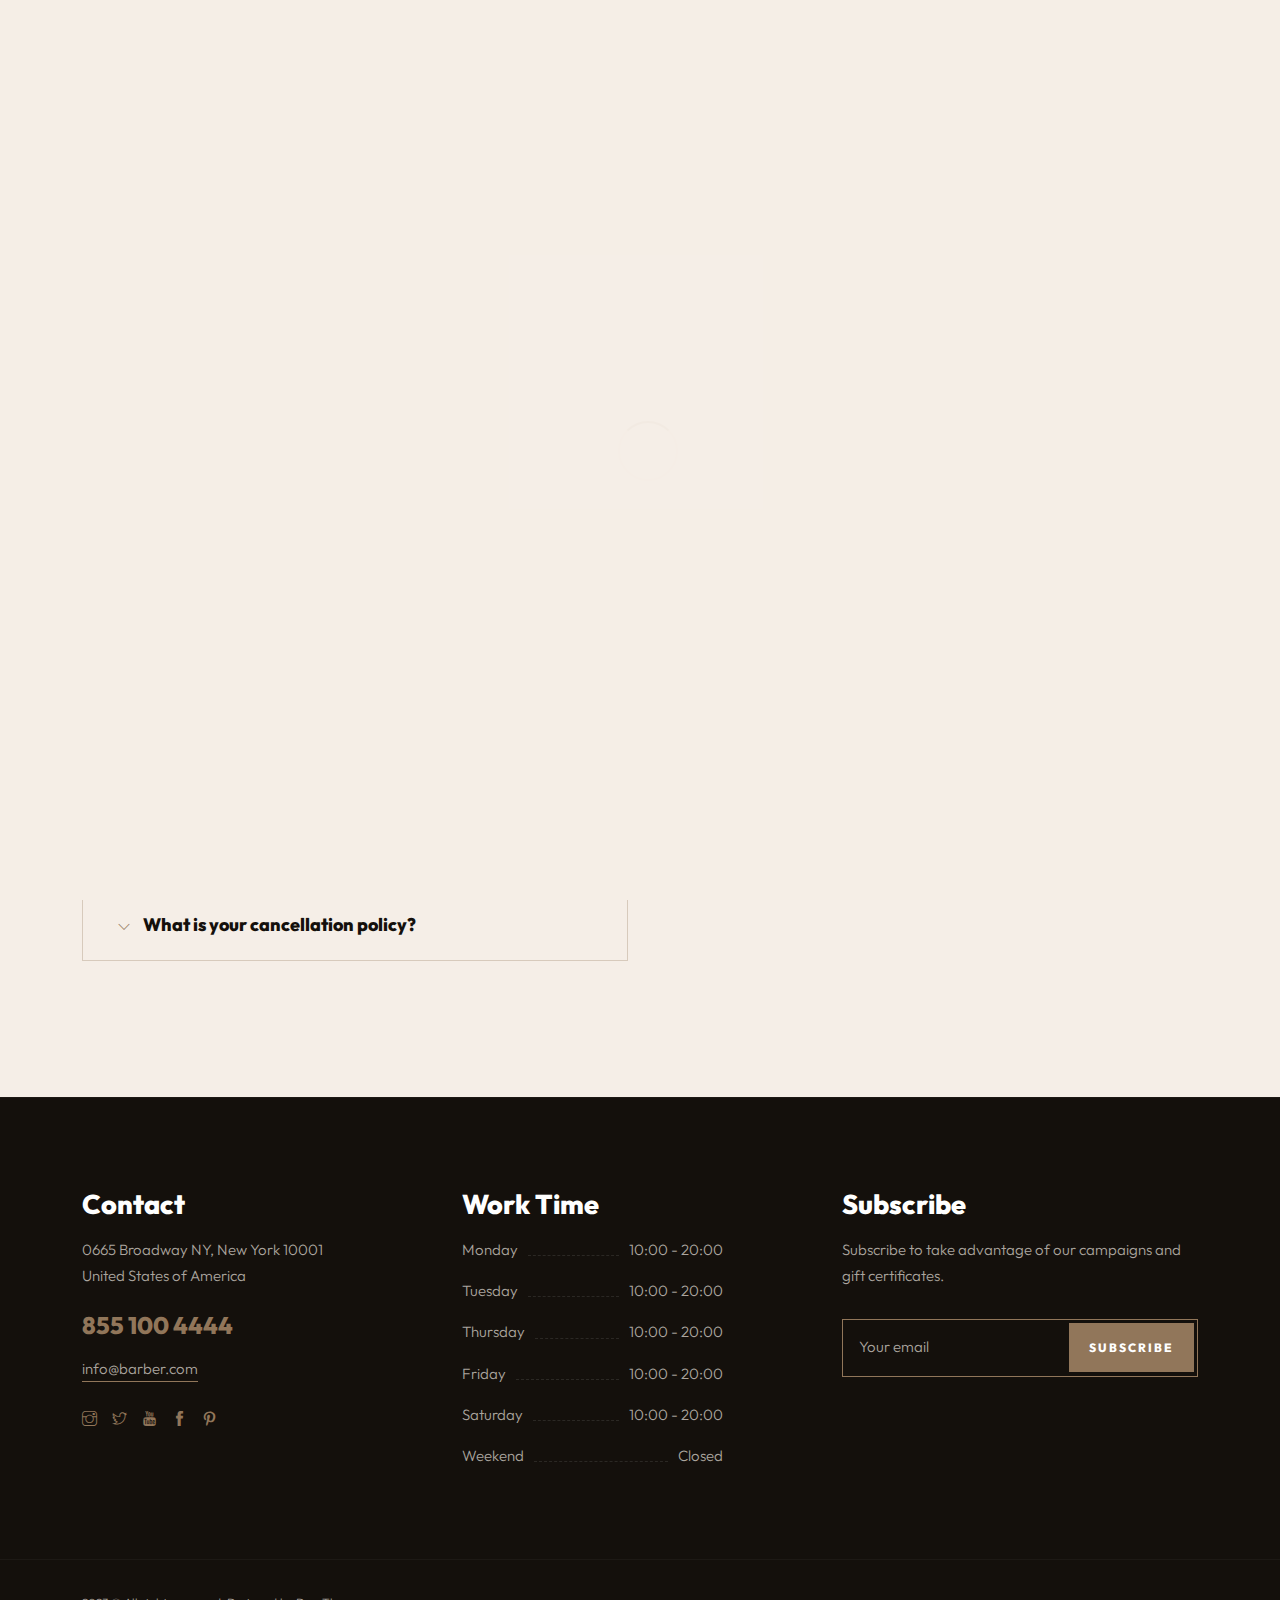
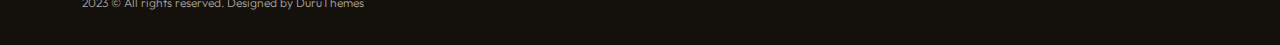
<file: duruthemes.com/demo/html/perukar/multipage-slideshow/faq.html>
<!DOCTYPE html>
<html lang="zxx">

<!-- Mirrored from duruthemes.com/demo/html/perukar/multipage-slideshow/faq.html by HTTrack Website Copier/3.x [XR&CO'2014], Thu, 22 Aug 2024 17:12:40 GMT -->
<head>
    <meta charset="utf-8">
    <meta http-equiv="X-UA-Compatible" content="IE=edge" />
    <meta name="viewport" content="width=device-width, initial-scale=1, maximum-scale=1" />
    <title>Perukar Barber Shop</title>
    <link rel="shortcut icon" href="img/favicon.png" />
    <link rel="stylesheet" href="https://fonts.googleapis.com/css2?family=Outfit:wght@300;400;500;600;700;800;900&amp;display=swap">
    <link rel="stylesheet" href="css/plugins.css" />
    <link rel="stylesheet" href="css/style.css" />
</head>
<body>
    <!-- Preloader -->
    <div class="preloader-bg"></div>
    <div id="preloader">
        <div id="preloader-status">
            <div class="preloader-position loader"> <span></span> </div>
        </div>
    </div>
    <!-- Progress scroll totop -->
    <div class="progress-wrap cursor-pointer">
        <svg class="progress-circle svg-content" width="100%" height="100%" viewBox="-1 -1 102 102">
            <path d="M50,1 a49,49 0 0,1 0,98 a49,49 0 0,1 0,-98" />
        </svg>
    </div>
    <!-- Navbar -->
    <nav class="navbar navbar-expand-lg">
        <div class="container">
            <!-- Logo -->
            <div class="logo-wrapper">
                <a class="logo" href="index.html"> <img src="img/logo.png" class="logo-img" alt=""> </a>
                <!-- <a class="logo" href="index.html"> <h2>Perukar <span>Barber Shop</span></h2> </a> -->
            </div>
            <!-- Button -->
            <button class="navbar-toggler" type="button" data-bs-toggle="collapse" data-bs-target="#navbar" aria-controls="navbar" aria-expanded="false" aria-label="Toggle navigation"> <span class="navbar-toggler-icon"><i class="ti-menu"></i></span> </button>
            <!-- Menu -->
            <div class="collapse navbar-collapse" id="navbar">
                <ul class="navbar-nav ms-auto">
                    <li class="nav-item"><a class="nav-link" href="index.html">Home</a></li>
                    <li class="nav-item"><a class="nav-link" href="about.html">About</a></li>
                    <li class="nav-item"><a class="nav-link" href="services.html">Services</a></li>
                    <li class="nav-item"><a class="nav-link" href="pricing.html">Pricing</a></li>
                    <li class="nav-item dropdown"> <a class="nav-link active dropdown-toggle" href="#" role="button" data-bs-toggle="dropdown" data-bs-auto-close="outside" aria-expanded="false">Pages <i class="ti-angle-down"></i></a>
                        <ul class="dropdown-menu">
                            <li><a href="portfolio.html" class="dropdown-item"><span>Portfolio</span></a></li>
                            <li><a href="team.html" class="dropdown-item"><span>Team</span></a></li>
                            <li><a href="faq.html" class="dropdown-item active"><span>Faq</span></a></li>
                            <li><a href="services-page.html" class="dropdown-item"><span>Services Page</span></a></li>
                            <li><a href="team-details.html" class="dropdown-item"><span>Team Details</span></a></li>
                            <li><a href="post.html" class="dropdown-item"><span>Post Single</span></a></li>
                            <li><a href="404.html" class="dropdown-item"><span>404</span></a></li>
                            <li><a href="coming-soon.html" class="dropdown-item"><span>Coming Soon</span></a></li>
                            <li class="dropdown-submenu dropdown"> <a class="dropdown-item dropdown-toggle" data-bs-toggle="dropdown" data-bs-auto-close="outside" aria-expanded="false" href="#"><span>Sub Menu <i class="ti-angle-right"></i></span></a>
                                <ul class="dropdown-menu">
                                    <li><a href="#" class="dropdown-item"><span>Dropdown</span></a></li>
                                    <li><a href="#" class="dropdown-item"><span>Dropdown</span></a></li>
                                </ul>
                            </li>
                        </ul>
                    </li>
                    <li class="nav-item dropdown"> <a class="nav-link dropdown-toggle" href="#" role="button" data-bs-toggle="dropdown" data-bs-auto-close="outside" aria-expanded="false">Blog <i class="ti-angle-down"></i></a>
                        <ul class="dropdown-menu">
                            <li><a href="blog.html" class="dropdown-item"><span>Blog 01</span></a></li>
                            <li><a href="blog2.html" class="dropdown-item"><span>Blog 02</span></a></li>
                            <li><a href="blog3.html" class="dropdown-item"><span>Blog 03</span></a></li>
                        </ul>
                    </li>
                    <li class="nav-item"><a class="nav-link" href="contact.html">Contact</a></li>
                </ul>
            </div>
        </div>
    </nav>
    <!-- Header Banner -->
    <div class="banner-header valign bg-img bg-fixed" data-overlay-dark="5" data-background="img/slider/11.jpg">
        <div class="container">
            <div class="row">
                <div class="col-md-12 text-center caption mt-60">
                    <h5>Barber FAQs</h5>
                    <h1>Popular Questions</h1>
                </div>
            </div>
        </div>
    </div>
    <!-- Faqs -->
    <section class="section-padding">
        <div class="container">
            <div class="row">
                <div class="col-md-6">
                    <ul class="accordion-box clearfix">
                        <li class="accordion block">
                            <div class="acc-btn size-20">Do you cut kids’ hair?</div>
                            <div class="acc-content">
                                <div class="content">
                                    <div class="text">Lorem ut nisl quam nestibulum ac quam nec odio elementum sceisue the aucan ligula. Orci varius natoque penatibus et magnis dis parturient monte nascete ridiculus mus nellentesque habitant morbine.</div>
                                </div>
                            </div>
                        </li>
                        <li class="accordion block">
                            <div class="acc-btn size-20">Do you accept credit cards?</div>
                            <div class="acc-content">
                                <div class="content">
                                    <div class="text">Lorem ut nisl quam nestibulum ac quam nec odio elementum sceisue the aucan ligula. Orci varius natoque penatibus et magnis dis parturient monte nascete ridiculus mus nellentesque habitant morbine.</div>
                                </div>
                            </div>
                        </li>
                        <li class="accordion block">
                            <div class="acc-btn size-20">How do I book an appointment?</div>
                            <div class="acc-content">
                                <div class="content">
                                    <div class="text">Lorem ut nisl quam nestibulum ac quam nec odio elementum sceisue the aucan ligula. Orci varius natoque penatibus et magnis dis parturient monte nascete ridiculus mus nellentesque habitant morbine.</div>
                                </div>
                            </div>
                        </li>
                        <li class="accordion block">
                            <div class="acc-btn size-20">What is your cancellation policy?</div>
                            <div class="acc-content">
                                <div class="content">
                                    <div class="text">Lorem ut nisl quam nestibulum ac quam nec odio elementum sceisue the aucan ligula. Orci varius natoque penatibus et magnis dis parturient monte nascete ridiculus mus nellentesque habitant morbine.</div>
                                </div>
                            </div>
                        </li>
                    </ul>
                </div>
                <div class="col-md-6">
                    <ul class="accordion-box clearfix">
                        <li class="accordion block">
                            <div class="acc-btn size-20">Do you service women?</div>
                            <div class="acc-content">
                                <div class="content">
                                    <div class="text">Lorem ut nisl quam nestibulum ac quam nec odio elementum sceisue the aucan ligula. Orci varius natoque penatibus et magnis dis parturient monte nascete ridiculus mus nellentesque habitant morbine.</div>
                                </div>
                            </div>
                        </li>
                        <li class="accordion block">
                            <div class="acc-btn size-20">Do you offer styling advice?</div>
                            <div class="acc-content">
                                <div class="content">
                                    <div class="text">Lorem ut nisl quam nestibulum ac quam nec odio elementum sceisue the aucan ligula. Orci varius natoque penatibus et magnis dis parturient monte nascete ridiculus mus nellentesque habitant morbine.</div>
                                </div>
                            </div>
                        </li>
                        <li class="accordion block">
                            <div class="acc-btn size-20">Do you offer discounts?</div>
                            <div class="acc-content">
                                <div class="content">
                                    <div class="text">Lorem ut nisl quam nestibulum ac quam nec odio elementum sceisue the aucan ligula. Orci varius natoque penatibus et magnis dis parturient monte nascete ridiculus mus nellentesque habitant morbine.</div>
                                </div>
                            </div>
                        </li>
                    </ul>
                </div>
            </div>
        </div>
    </section>
    <!-- Footer -->
    <footer class="footer">
        <div class="footer-top">
            <div class="container">
                <div class="row">
                    <div class="col-md-3">
                        <div class="footer-column footer-contact">
                            <h3 class="footer-title">Contact</h3>
                            <p class="footer-contact-text">0665 Broadway NY, New York 10001
                                <br>United States of America
                            </p>
                            <div class="footer-contact-info">
                                <p class="footer-contact-phone">855 100 4444</p>
                                <p class="footer-contact-mail">info@barber.com</p>
                            </div>
                            <div class="footer-about-social-list"> <a href="#"><i class="ti-instagram"></i></a> <a href="#"><i class="ti-twitter"></i></a> <a href="#"><i class="ti-youtube"></i></a> <a href="#"><i class="ti-facebook"></i></a> <a href="#"><i class="ti-pinterest"></i></a> </div>
                        </div>
                    </div>
                    <div class="col-md-3 offset-md-1">
                        <div class="item opening">
                            <h3 class="footer-title">Work Time</h3>
                            <ul>
                                <li>
                                    <div class="tit">Monday</div>
                                    <div class="dots"></div> <span>10:00 - 20:00</span>
                                </li>
                                <li>
                                    <div class="tit">Tuesday</div>
                                    <div class="dots"></div> <span>10:00 - 20:00</span>
                                </li>
                                <li>
                                    <div class="tit">Thursday</div>
                                    <div class="dots"></div> <span>10:00 - 20:00</span>
                                </li>
                                <li>
                                    <div class="tit">Friday</div>
                                    <div class="dots"></div> <span>10:00 - 20:00</span>
                                </li>
                                <li>
                                    <div class="tit">Saturday</div>
                                    <div class="dots"></div> <span>10:00 - 20:00</span>
                                </li>
                                <li>
                                    <div class="tit">Weekend</div>
                                    <div class="dots"></div> <span>Closed</span>
                                </li>
                            </ul>
                        </div>
                    </div>
                    <div class="col-md-4 offset-md-1">
                        <div class="footer-column footer-explore clearfix">
                            <h3 class="footer-title">Subscribe</h3>
                            <div class="row subscribe">
                                <div class="col-md-12">
                                    <p>Subscribe to take advantage of our campaigns and gift certificates.</p>
                                    <form>
                                        <input type="text" name="search" placeholder="Your email" required>
                                        <button>Subscribe</button>
                                    </form>
                                </div>
                            </div>
                        </div>
                    </div>
                </div>
            </div>
        </div>
        <div class="footer-bottom">
            <div class="container">
                <div class="row">
                    <div class="col-md-12">
                        <div class="footer-bottom-inner">
                            <p class="footer-bottom-copy-right">2023 © All rights reserved. Designed by <a href="https://1.envato.market/DuruThemes" target="_blank">DuruThemes</a></p>
                        </div>
                    </div>
                </div>
            </div>
        </div>
    </footer>
    <!-- jQuery -->
    <script src="js/jquery-3.6.3.min.js"></script>
    <script src="js/jquery-migrate-3.0.0.min.js"></script>
    <script src="js/modernizr-2.6.2.min.js"></script>
    <script src="js/imagesloaded.pkgd.min.js"></script>
    <script src="js/jquery.isotope.v3.0.2.js"></script>
    
    <script src="js/popper.min.js"></script>
    <script src="js/bootstrap.min.js"></script>
    <script src="js/scrollIt.min.js"></script>
    <script src="js/jquery.waypoints.min.js"></script>
    <script src="js/owl.carousel.min.js"></script>
    <script src="js/jquery.stellar.min.js"></script>
    <script src="js/jquery.magnific-popup.js"></script>
    <script src="js/YouTubePopUp.js"></script>
    <script src="js/select2.js"></script>
    <script src="js/datepicker.js"></script>
    <script src="js/smooth-scroll.min.js"></script>
    <script src="js/custom.js"></script>
</body>

<!-- Mirrored from duruthemes.com/demo/html/perukar/multipage-slideshow/faq.html by HTTrack Website Copier/3.x [XR&CO'2014], Thu, 22 Aug 2024 17:12:40 GMT -->
</html>
</file>
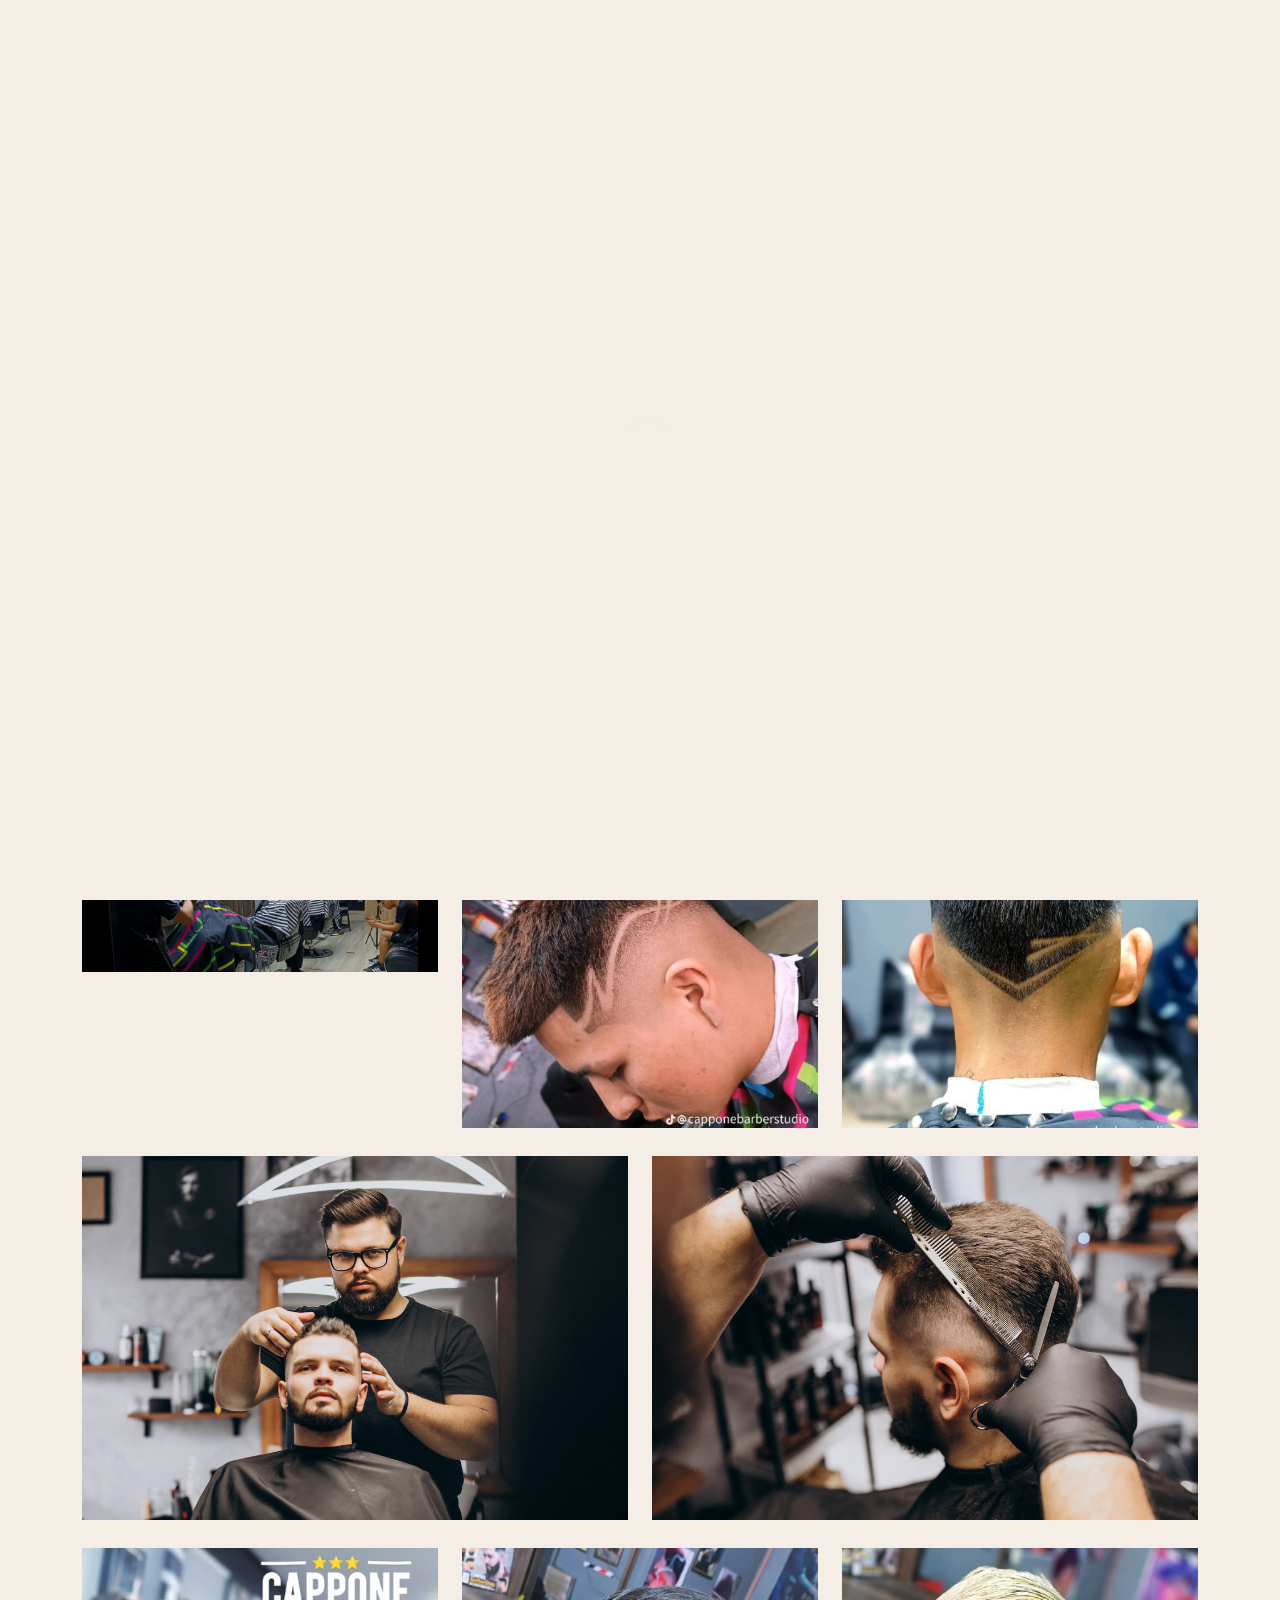
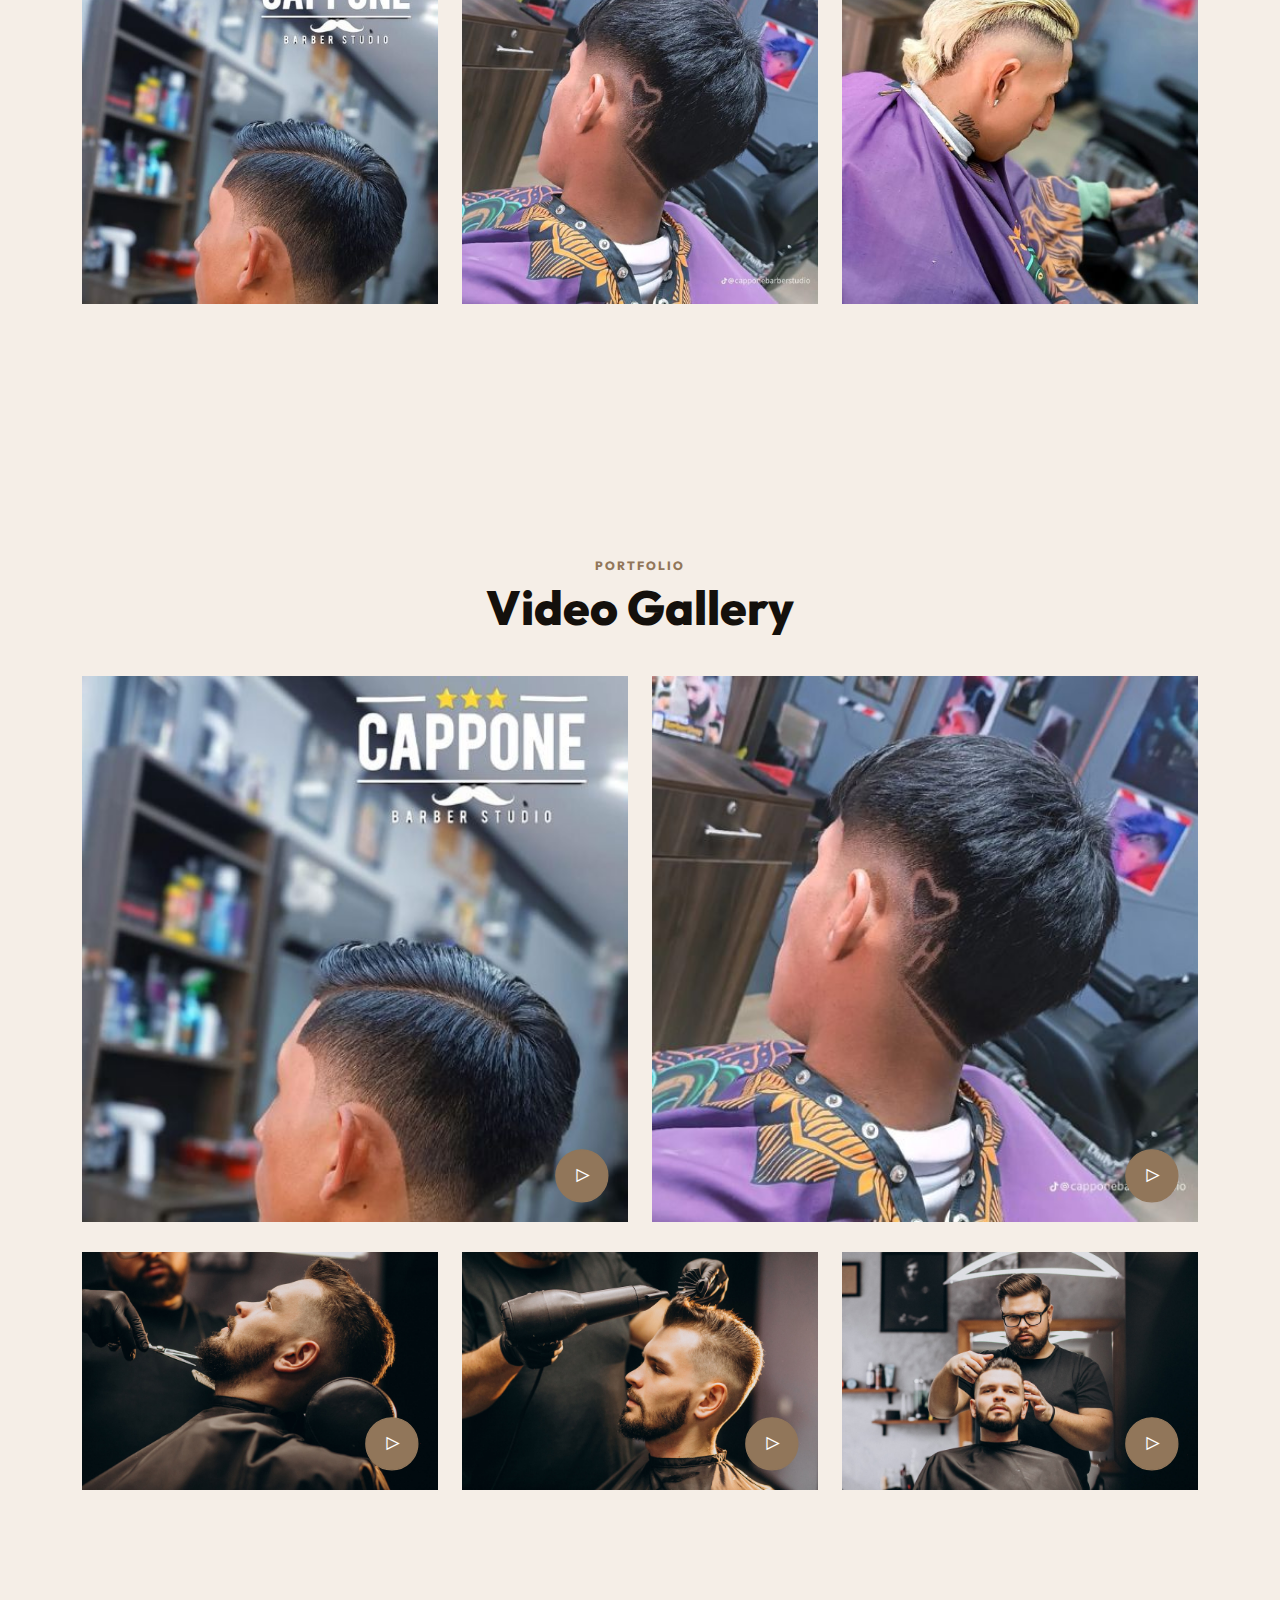
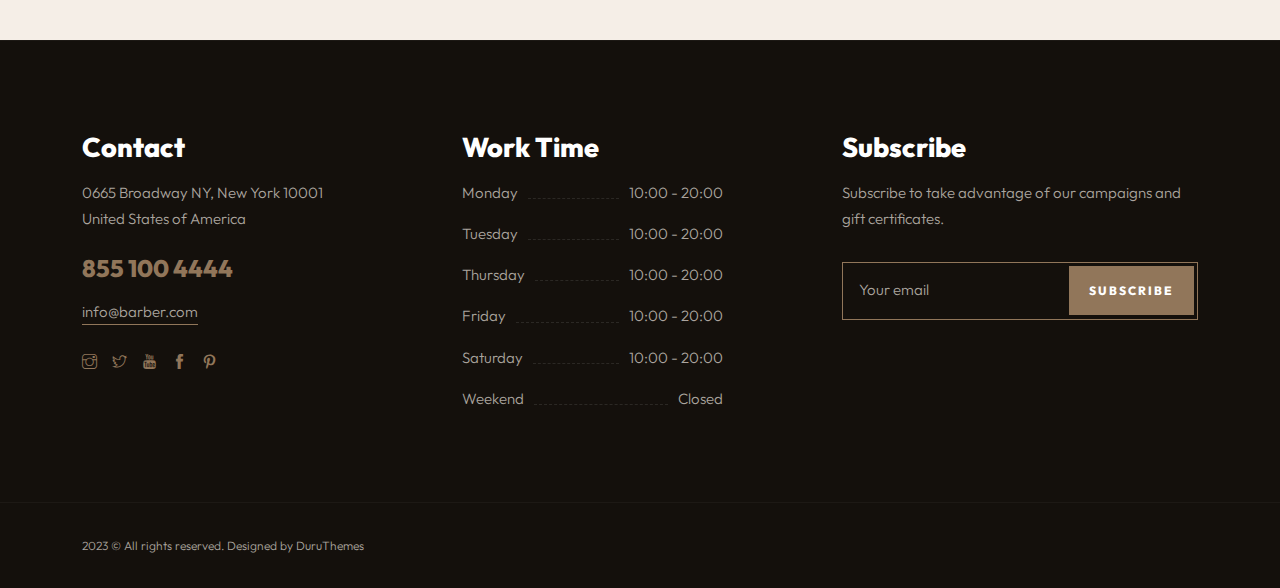
<file: duruthemes.com/demo/html/perukar/multipage-slideshow/portfolio.html>
<!DOCTYPE html>
<html lang="zxx">

<!-- Mirrored from duruthemes.com/demo/html/perukar/multipage-slideshow/portfolio.html by HTTrack Website Copier/3.x [XR&CO'2014], Thu, 22 Aug 2024 17:12:38 GMT -->
<head>
    <meta charset="utf-8">
    <meta http-equiv="X-UA-Compatible" content="IE=edge" />
    <meta name="viewport" content="width=device-width, initial-scale=1, maximum-scale=1" />
    <title>Perukar Barber Shop</title>
    <link rel="shortcut icon" href="img/favicon.png" />
    <link rel="stylesheet" href="https://fonts.googleapis.com/css2?family=Outfit:wght@300;400;500;600;700;800;900&amp;display=swap">
    <link rel="stylesheet" href="css/plugins.css" />
    <link rel="stylesheet" href="css/style.css" />
</head>
<body>
    <!-- Preloader -->
    <div class="preloader-bg"></div>
    <div id="preloader">
        <div id="preloader-status">
            <div class="preloader-position loader"> <span></span> </div>
        </div>
    </div>
    <!-- Progress scroll totop -->
    <div class="progress-wrap cursor-pointer">
        <svg class="progress-circle svg-content" width="100%" height="100%" viewBox="-1 -1 102 102">
            <path d="M50,1 a49,49 0 0,1 0,98 a49,49 0 0,1 0,-98" />
        </svg>
    </div>
    <!-- Navbar -->
    <nav class="navbar navbar-expand-lg">
        <div class="container">
            <!-- Logo -->
            <div class="logo-wrapper">
                <a class="logo" href="index.html"> <img src="img/logo.png" class="logo-img" alt=""> </a>
                <!-- <a class="logo" href="index.html"> <h2>Perukar <span>Barber Shop</span></h2> </a> -->
            </div>
            <!-- Button -->
            <button class="navbar-toggler" type="button" data-bs-toggle="collapse" data-bs-target="#navbar" aria-controls="navbar" aria-expanded="false" aria-label="Toggle navigation"> <span class="navbar-toggler-icon"><i class="ti-menu"></i></span> </button>
            <!-- Menu -->
            <div class="collapse navbar-collapse" id="navbar">
                <ul class="navbar-nav ms-auto">
                    <li class="nav-item"><a class="nav-link" href="index.html">Home</a></li>
                    <li class="nav-item"><a class="nav-link" href="about.html">About</a></li>
                    <li class="nav-item"><a class="nav-link" href="services.html">Services</a></li>
                    <li class="nav-item"><a class="nav-link" href="pricing.html">Pricing</a></li>
                    <li class="nav-item dropdown"> <a class="nav-link active dropdown-toggle" href="#" role="button" data-bs-toggle="dropdown" data-bs-auto-close="outside" aria-expanded="false">Pages <i class="ti-angle-down"></i></a>
                        <ul class="dropdown-menu">
                            <li><a href="portfolio.html" class="dropdown-item active"><span>Portfolio</span></a></li>
                            <li><a href="team.html" class="dropdown-item"><span>Team</span></a></li>
                            <li><a href="faq.html" class="dropdown-item"><span>Faq</span></a></li>
                            <li><a href="services-page.html" class="dropdown-item"><span>Services Page</span></a></li>
                            <li><a href="team-details.html" class="dropdown-item"><span>Team Details</span></a></li>
                            <li><a href="post.html" class="dropdown-item"><span>Post Single</span></a></li>
                            <li><a href="404.html" class="dropdown-item"><span>404</span></a></li>
                            <li><a href="coming-soon.html" class="dropdown-item"><span>Coming Soon</span></a></li>
                            <li class="dropdown-submenu dropdown"> <a class="dropdown-item dropdown-toggle" data-bs-toggle="dropdown" data-bs-auto-close="outside" aria-expanded="false" href="#"><span>Sub Menu <i class="ti-angle-right"></i></span></a>
                                <ul class="dropdown-menu">
                                    <li><a href="#" class="dropdown-item"><span>Dropdown</span></a></li>
                                    <li><a href="#" class="dropdown-item"><span>Dropdown</span></a></li>
                                </ul>
                            </li>
                        </ul>
                    </li>
                    <li class="nav-item dropdown"> <a class="nav-link dropdown-toggle" href="#" role="button" data-bs-toggle="dropdown" data-bs-auto-close="outside" aria-expanded="false">Blog <i class="ti-angle-down"></i></a>
                        <ul class="dropdown-menu">
                            <li><a href="blog.html" class="dropdown-item"><span>Blog 01</span></a></li>
                            <li><a href="blog2.html" class="dropdown-item"><span>Blog 02</span></a></li>
                            <li><a href="blog3.html" class="dropdown-item"><span>Blog 03</span></a></li>
                        </ul>
                    </li>
                    <li class="nav-item"><a class="nav-link" href="contact.html">Contact</a></li>
                </ul>
            </div>
        </div>
    </nav>
    <!-- Header Banner -->
    <div class="banner-header valign bg-img bg-fixed" data-overlay-dark="6" data-background="img/slider/9.jpg">
        <div class="container">
            <div class="row">
                <div class="col-md-12 text-center caption mt-60">
                    <h5>Gallery & Video</h5>
                    <h1>Our Portfolio</h1>
                </div>
            </div>
        </div>
    </div>
    <!-- Image Gallery -->
    <section class="section-padding">
        <div class="container">
            <div class="row">
                <div class="col-md-12">
                    <div class="section-head text-center">
                        <div class="section-subtitle">Portfolio</div>
                        <div class="section-title">Image Gallery</div>
                    </div>
                </div>
            </div>
            <div class="row">
                <!-- 3 columns -->
                <div class="col-md-4 gallery-item">
                    <a href="img/slider/3.jpg" title="" class="img-zoom">
                        <div class="gallery-box">
                            <div class="gallery-img"> <img src="img/slider/3.jpg" class="img-fluid mx-auto d-block" alt="work-img"> </div>
                        </div>
                    </a>
                </div>
                <div class="col-md-4 gallery-item">
                    <a href="img/slider/4.jpg" title="" class="img-zoom">
                        <div class="gallery-box">
                            <div class="gallery-img"> <img src="img/slider/4.jpg" class="img-fluid mx-auto d-block" alt="work-img"> </div>
                        </div>
                    </a>
                </div>
                <div class="col-md-4 gallery-item">
                    <a href="img/slider/5.jpg" title="" class="img-zoom">
                        <div class="gallery-box">
                            <div class="gallery-img"> <img src="img/slider/5.jpg" class="img-fluid mx-auto d-block" alt="work-img"> </div>
                        </div>
                    </a>
                </div>
                <!-- 2 columns -->
                <div class="col-md-6 gallery-item">
                    <a href="img/slider/16.jpg" title="" class="img-zoom">
                        <div class="gallery-box">
                            <div class="gallery-img"> <img src="img/slider/16.jpg" class="img-fluid mx-auto d-block" alt="work-img"> </div>
                        </div>
                    </a>
                </div>
                <div class="col-md-6 gallery-item">
                    <a href="img/slider/14.jpg" title="" class="img-zoom">
                        <div class="gallery-box">
                            <div class="gallery-img"> <img src="img/slider/14.jpg" class="img-fluid mx-auto d-block" alt="work-img"> </div>
                        </div>
                    </a>
                </div>
                <!-- 3 columns -->
                <div class="col-md-4 gallery-item">
                    <a href="img/slider/8.jpg" title="" class="img-zoom">
                        <div class="gallery-box">
                            <div class="gallery-img"> <img src="img/slider/8.jpg" class="img-fluid mx-auto d-block" alt="work-img"> </div>
                        </div>
                    </a>
                </div>
                <div class="col-md-4 gallery-item">
                    <a href="img/slider/9.jpg" title="" class="img-zoom">
                        <div class="gallery-box">
                            <div class="gallery-img"> <img src="img/slider/9.jpg" class="img-fluid mx-auto d-block" alt="work-img"> </div>
                        </div>
                    </a>
                </div>
                <div class="col-md-4 gallery-item">
                    <a href="img/slider/10.jpg" title="" class="img-zoom">
                        <div class="gallery-box">
                            <div class="gallery-img"> <img src="img/slider/10.jpg" class="img-fluid mx-auto d-block" alt="work-img"> </div>
                        </div>
                    </a>
                </div>
            </div>
        </div>
    </section>
    <!-- Video Gallery -->
    <section class="section-padding">
        <div class="container">
            <div class="row">
                <div class="col-md-12">
                    <div class="section-head text-center">
                        <div class="section-subtitle">Portfolio</div>
                        <div class="section-title">Video Gallery</div>
                    </div>
                </div>
            </div>
            <div class="row">
                <!-- 2 columns -->
                <div class="col-md-6">
                    <div class="vid-area mb-30">
                        <div class="vid-icon"> <img src="img/slider/8.jpg" alt="">
                            <a class="video-gallery-button vid" href="https://youtu.be/e2x0UXVU2yg"> <span class="video-gallery-polygon">
                                    <i class="ti-control-play"></i>
                                </span> </a>
                        </div>
                    </div>
                </div>
                <div class="col-md-6">
                    <div class="vid-area mb-30">
                        <div class="vid-icon"> <img src="img/slider/9.jpg" alt="Vimeo">
                            <a class="video-gallery-button vid" href="https://youtu.be/e2x0UXVU2yg"> <span class="video-gallery-polygon">
                                    <i class="ti-control-play"></i>
                                </span> </a>
                        </div>
                    </div>
                </div>
                <!-- 3 columns -->
                <div class="col-md-4">
                    <div class="vid-area mb-30">
                        <div class="vid-icon"> <img src="img/slider/11.jpg" alt="YouTube">
                            <a class="video-gallery-button vid" href="https://youtu.be/e2x0UXVU2yg"> <span class="video-gallery-polygon">
                                    <i class="ti-control-play"></i>
                                </span> </a>
                        </div>
                    </div>
                </div>
                <div class="col-md-4">
                    <div class="vid-area mb-30">
                        <div class="vid-icon"> <img src="img/slider/13.jpg" alt="YouTube">
                            <a class="video-gallery-button vid" href="https://youtu.be/e2x0UXVU2yg"> <span class="video-gallery-polygon">
                                    <i class="ti-control-play"></i>
                                </span> </a>
                        </div>
                    </div>
                </div>
                <div class="col-md-4">
                    <div class="vid-area mb-30">
                        <div class="vid-icon"> <img src="img/slider/16.jpg" alt="YouTube">
                            <a class="video-gallery-button vid" href="https://youtu.be/e2x0UXVU2yg"> <span class="video-gallery-polygon">
                                    <i class="ti-control-play"></i>
                                </span> </a>
                        </div>
                    </div>
                </div>
            </div>
        </div>
    </section>
    <!-- Footer -->
    <footer class="footer">
        <div class="footer-top">
            <div class="container">
                <div class="row">
                    <div class="col-md-3">
                        <div class="footer-column footer-contact">
                            <h3 class="footer-title">Contact</h3>
                            <p class="footer-contact-text">0665 Broadway NY, New York 10001
                                <br>United States of America
                            </p>
                            <div class="footer-contact-info">
                                <p class="footer-contact-phone">855 100 4444</p>
                                <p class="footer-contact-mail">info@barber.com</p>
                            </div>
                            <div class="footer-about-social-list"> <a href="#"><i class="ti-instagram"></i></a> <a href="#"><i class="ti-twitter"></i></a> <a href="#"><i class="ti-youtube"></i></a> <a href="#"><i class="ti-facebook"></i></a> <a href="#"><i class="ti-pinterest"></i></a> </div>
                        </div>
                    </div>
                    <div class="col-md-3 offset-md-1">
                        <div class="item opening">
                            <h3 class="footer-title">Work Time</h3>
                            <ul>
                                <li>
                                    <div class="tit">Monday</div>
                                    <div class="dots"></div> <span>10:00 - 20:00</span>
                                </li>
                                <li>
                                    <div class="tit">Tuesday</div>
                                    <div class="dots"></div> <span>10:00 - 20:00</span>
                                </li>
                                <li>
                                    <div class="tit">Thursday</div>
                                    <div class="dots"></div> <span>10:00 - 20:00</span>
                                </li>
                                <li>
                                    <div class="tit">Friday</div>
                                    <div class="dots"></div> <span>10:00 - 20:00</span>
                                </li>
                                <li>
                                    <div class="tit">Saturday</div>
                                    <div class="dots"></div> <span>10:00 - 20:00</span>
                                </li>
                                <li>
                                    <div class="tit">Weekend</div>
                                    <div class="dots"></div> <span>Closed</span>
                                </li>
                            </ul>
                        </div>
                    </div>
                    <div class="col-md-4 offset-md-1">
                        <div class="footer-column footer-explore clearfix">
                            <h3 class="footer-title">Subscribe</h3>
                            <div class="row subscribe">
                                <div class="col-md-12">
                                    <p>Subscribe to take advantage of our campaigns and gift certificates.</p>
                                    <form>
                                        <input type="text" name="search" placeholder="Your email" required>
                                        <button>Subscribe</button>
                                    </form>
                                </div>
                            </div>
                        </div>
                    </div>
                </div>
            </div>
        </div>
        <div class="footer-bottom">
            <div class="container">
                <div class="row">
                    <div class="col-md-12">
                        <div class="footer-bottom-inner">
                            <p class="footer-bottom-copy-right">2023 © All rights reserved. Designed by <a href="https://1.envato.market/DuruThemes" target="_blank">DuruThemes</a></p>
                        </div>
                    </div>
                </div>
            </div>
        </div>
    </footer>
    <!-- jQuery -->
    <script src="js/jquery-3.6.3.min.js"></script>
    <script src="js/jquery-migrate-3.0.0.min.js"></script>
    <script src="js/modernizr-2.6.2.min.js"></script>
    <script src="js/imagesloaded.pkgd.min.js"></script>
    <script src="js/jquery.isotope.v3.0.2.js"></script>
    
    <script src="js/popper.min.js"></script>
    <script src="js/bootstrap.min.js"></script>
    <script src="js/scrollIt.min.js"></script>
    <script src="js/jquery.waypoints.min.js"></script>
    <script src="js/owl.carousel.min.js"></script>
    <script src="js/jquery.stellar.min.js"></script>
    <script src="js/jquery.magnific-popup.js"></script>
    <script src="js/YouTubePopUp.js"></script>
    <script src="js/select2.js"></script>
    <script src="js/datepicker.js"></script>
    <script src="js/smooth-scroll.min.js"></script>
    <script src="js/custom.js"></script>
</body>

<!-- Mirrored from duruthemes.com/demo/html/perukar/multipage-slideshow/portfolio.html by HTTrack Website Copier/3.x [XR&CO'2014], Thu, 22 Aug 2024 17:12:40 GMT -->
</html>
</file>
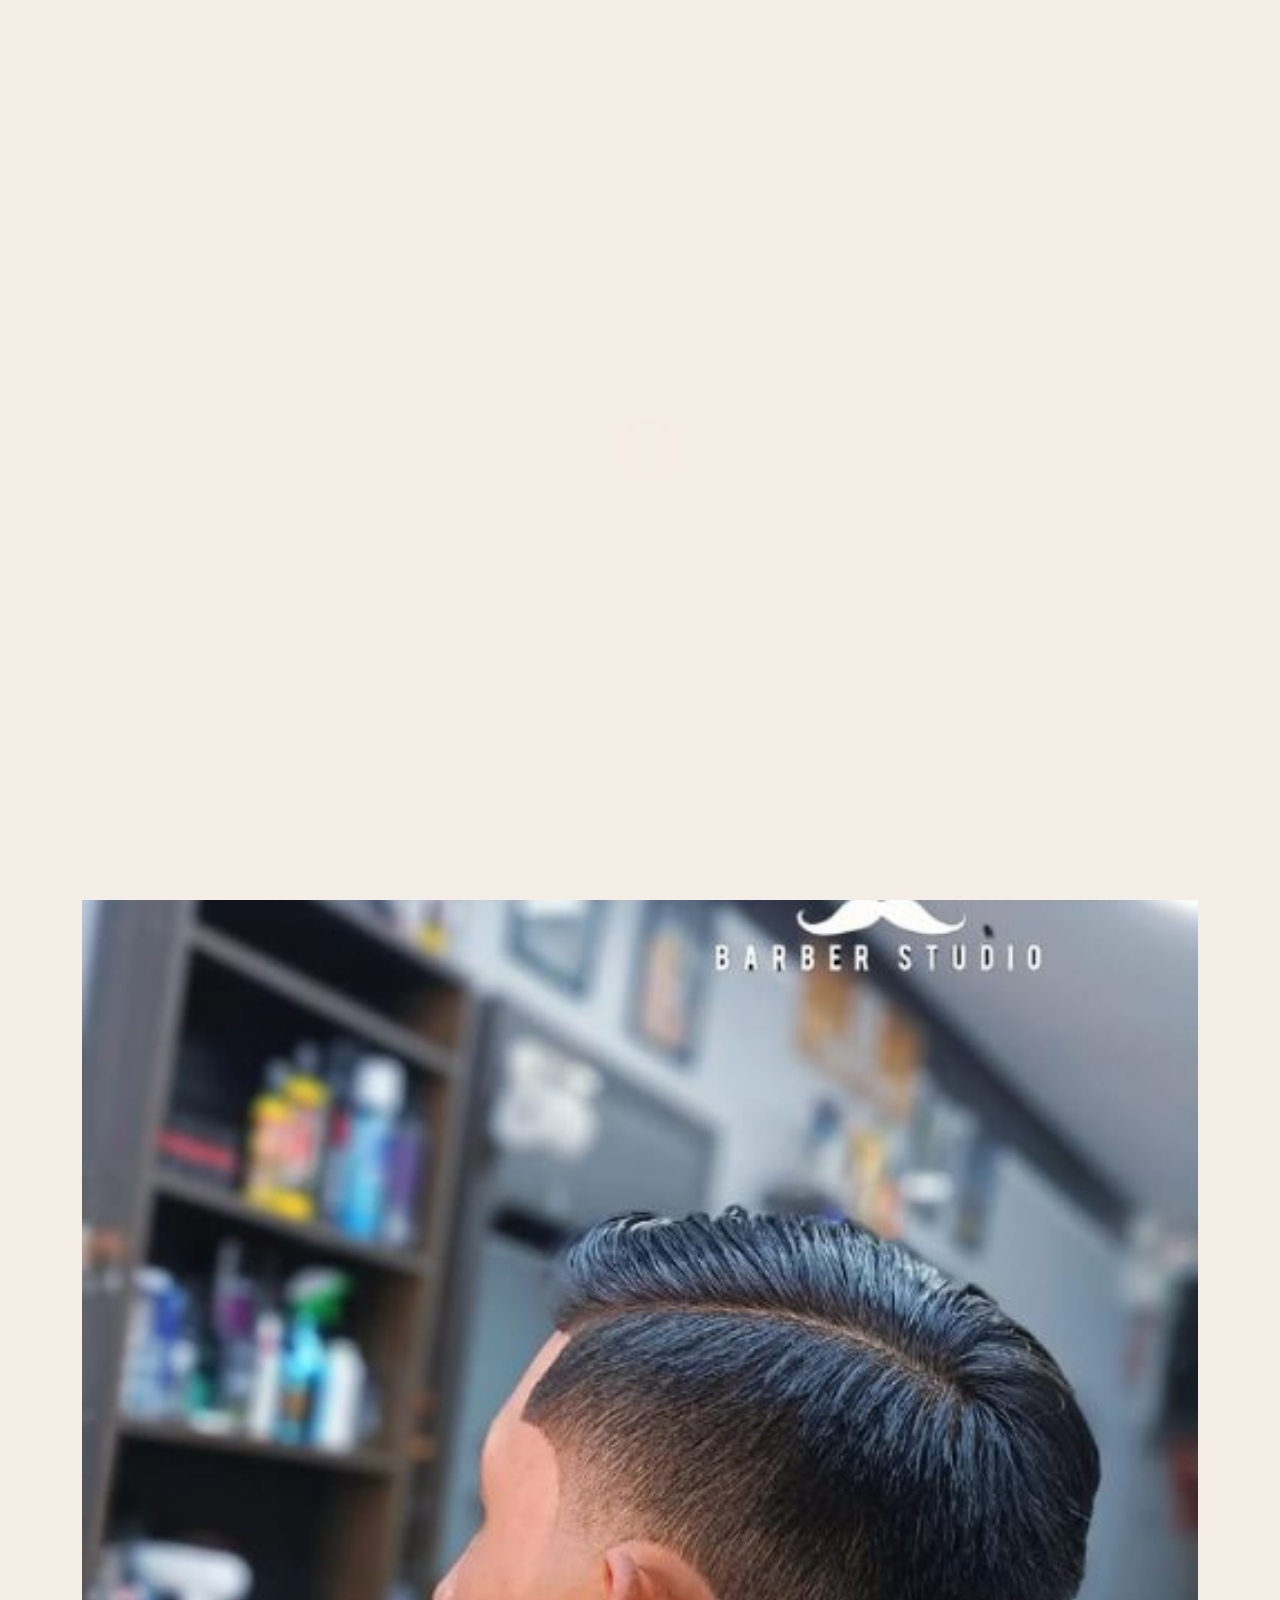
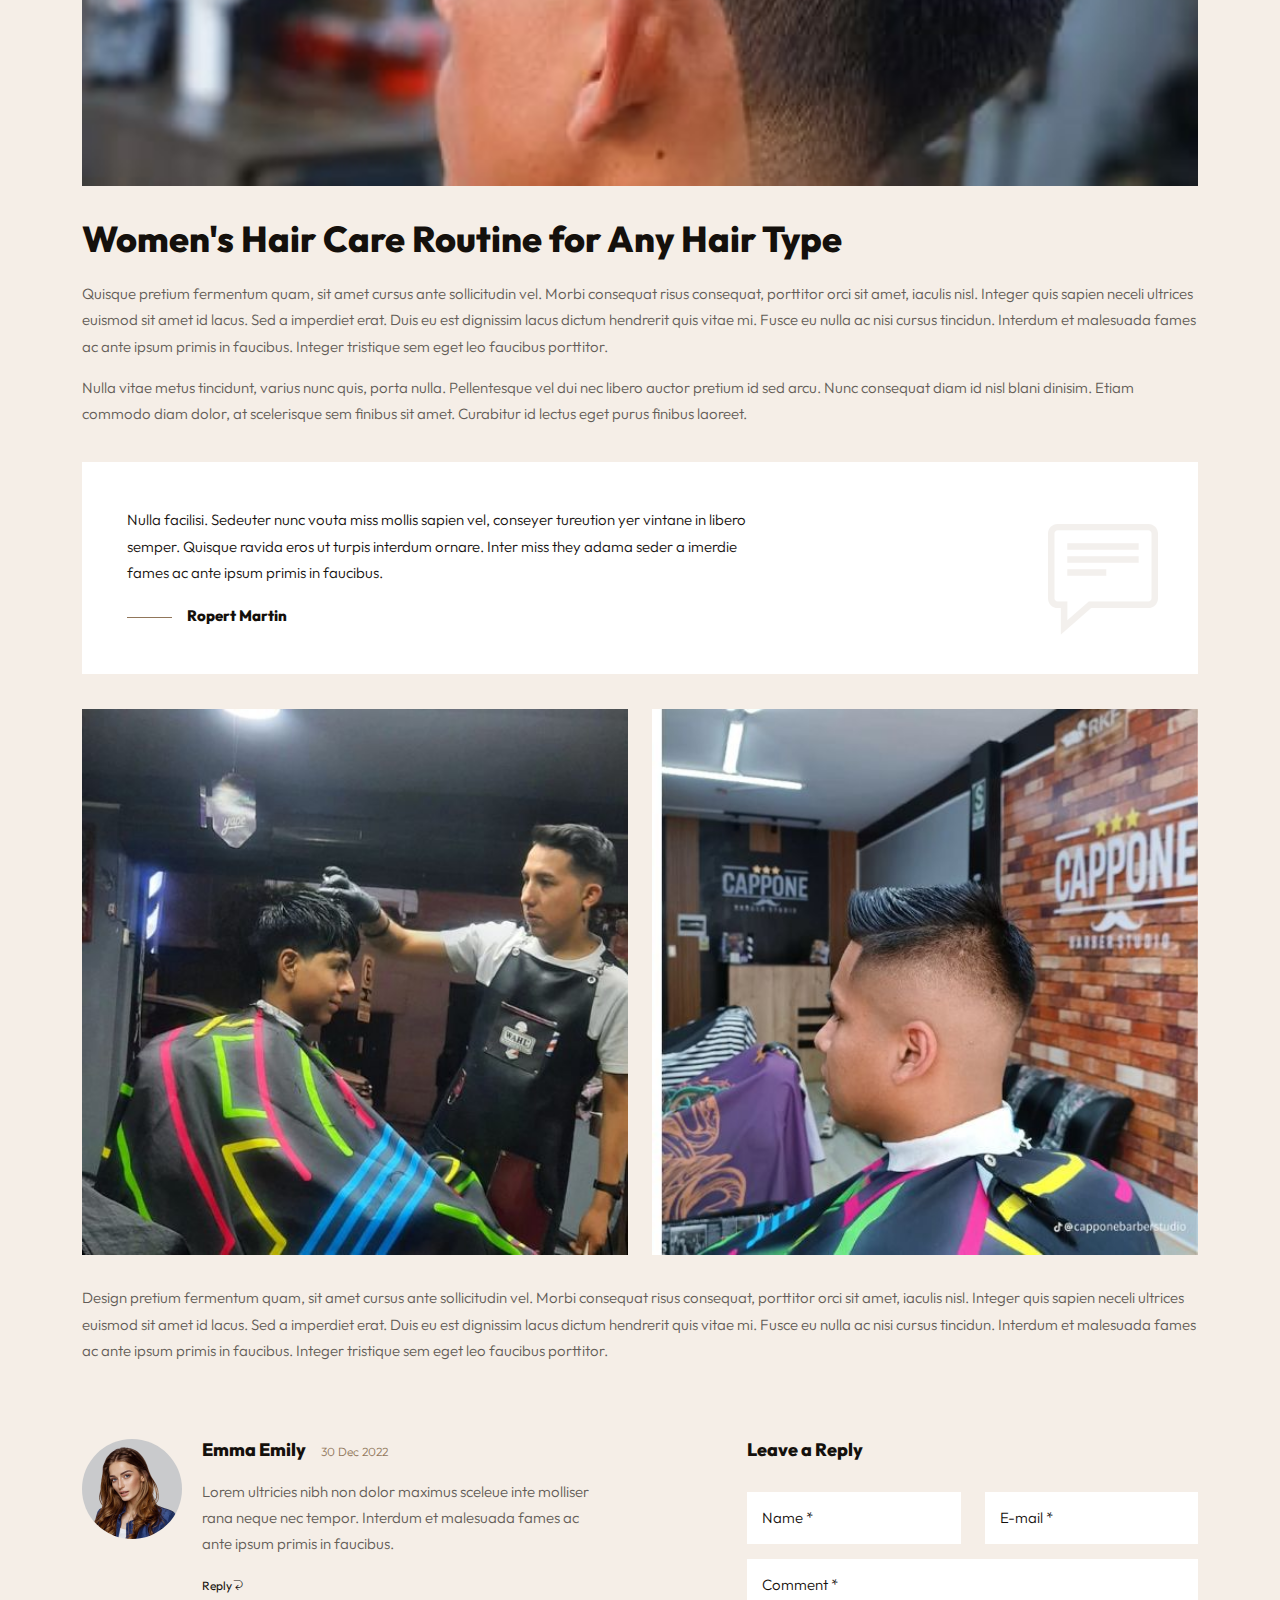
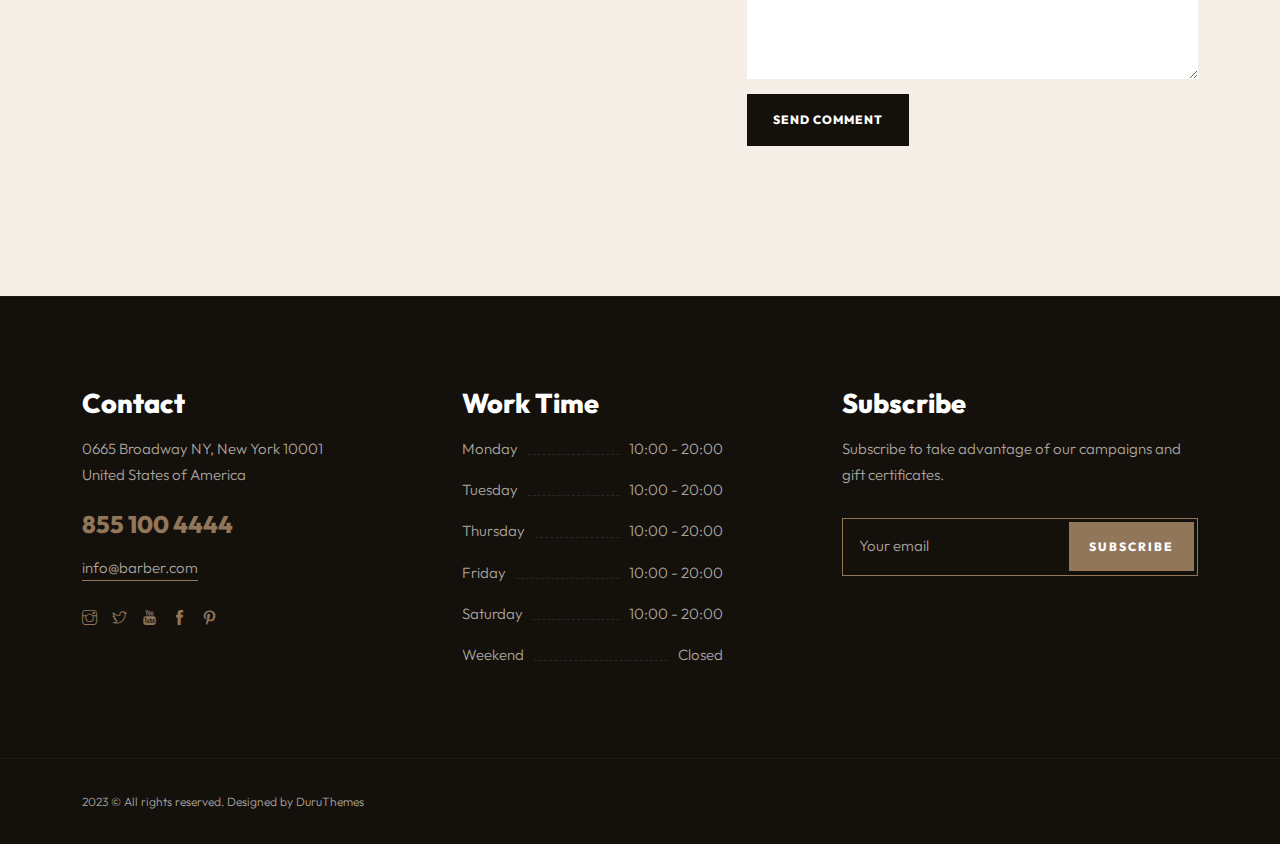
<file: duruthemes.com/demo/html/perukar/multipage-slideshow/post.html>
<!DOCTYPE html>
<html lang="zxx">

<!-- Mirrored from duruthemes.com/demo/html/perukar/multipage-slideshow/post.html by HTTrack Website Copier/3.x [XR&CO'2014], Thu, 22 Aug 2024 17:12:41 GMT -->
<head>
    <meta charset="utf-8">
    <meta http-equiv="X-UA-Compatible" content="IE=edge" />
    <meta name="viewport" content="width=device-width, initial-scale=1, maximum-scale=1" />
    <title>Perukar Barber Shop</title>
    <link rel="shortcut icon" href="img/favicon.png" />
    <link rel="stylesheet" href="https://fonts.googleapis.com/css2?family=Outfit:wght@300;400;500;600;700;800;900&amp;display=swap">
    <link rel="stylesheet" href="css/plugins.css" />
    <link rel="stylesheet" href="css/style.css" />
</head>
<body>
    <!-- Preloader -->
    <div class="preloader-bg"></div>
    <div id="preloader">
        <div id="preloader-status">
            <div class="preloader-position loader"> <span></span> </div>
        </div>
    </div>
    <!-- Progress scroll totop -->
    <div class="progress-wrap cursor-pointer">
        <svg class="progress-circle svg-content" width="100%" height="100%" viewBox="-1 -1 102 102">
            <path d="M50,1 a49,49 0 0,1 0,98 a49,49 0 0,1 0,-98" />
        </svg>
    </div>
    <!-- Navbar -->
    <nav class="navbar navbar-expand-lg">
        <div class="container">
            <!-- Logo -->
            <div class="logo-wrapper">
                <a class="logo" href="index.html"> <img src="img/logo.png" class="logo-img" alt=""> </a>
                <!-- <a class="logo" href="index.html"> <h2>Perukar <span>Barber Shop</span></h2> </a> -->
            </div>
            <!-- Button -->
            <button class="navbar-toggler" type="button" data-bs-toggle="collapse" data-bs-target="#navbar" aria-controls="navbar" aria-expanded="false" aria-label="Toggle navigation"> <span class="navbar-toggler-icon"><i class="ti-menu"></i></span> </button>
            <!-- Menu -->
            <div class="collapse navbar-collapse" id="navbar">
                <ul class="navbar-nav ms-auto">
                    <li class="nav-item"><a class="nav-link" href="index.html">Home</a></li>
                    <li class="nav-item"><a class="nav-link" href="about.html">About</a></li>
                    <li class="nav-item"><a class="nav-link" href="services.html">Services</a></li>
                    <li class="nav-item"><a class="nav-link" href="pricing.html">Pricing</a></li>
                    <li class="nav-item dropdown"> <a class="nav-link active dropdown-toggle" href="#" role="button" data-bs-toggle="dropdown" data-bs-auto-close="outside" aria-expanded="false">Pages <i class="ti-angle-down"></i></a>
                        <ul class="dropdown-menu">
                            <li><a href="portfolio.html" class="dropdown-item"><span>Portfolio</span></a></li>
                            <li><a href="team.html" class="dropdown-item"><span>Team</span></a></li>
                            <li><a href="faq.html" class="dropdown-item"><span>Faq</span></a></li>
                            <li><a href="services-page.html" class="dropdown-item"><span>Services Page</span></a></li>
                            <li><a href="team-details.html" class="dropdown-item"><span>Team Details</span></a></li>
                            <li><a href="post.html" class="dropdown-item active"><span>Post Single</span></a></li>
                            <li><a href="404.html" class="dropdown-item"><span>404</span></a></li>
                            <li><a href="coming-soon.html" class="dropdown-item"><span>Coming Soon</span></a></li>
                            <li class="dropdown-submenu dropdown"> <a class="dropdown-item dropdown-toggle" data-bs-toggle="dropdown" data-bs-auto-close="outside" aria-expanded="false" href="#"><span>Sub Menu <i class="ti-angle-right"></i></span></a>
                                <ul class="dropdown-menu">
                                    <li><a href="#" class="dropdown-item"><span>Dropdown</span></a></li>
                                    <li><a href="#" class="dropdown-item"><span>Dropdown</span></a></li>
                                </ul>
                            </li>
                        </ul>
                    </li>
                    <li class="nav-item dropdown"> <a class="nav-link dropdown-toggle" href="#" role="button" data-bs-toggle="dropdown" data-bs-auto-close="outside" aria-expanded="false">Blog <i class="ti-angle-down"></i></a>
                        <ul class="dropdown-menu">
                            <li><a href="blog.html" class="dropdown-item"><span>Blog 01</span></a></li>
                            <li><a href="blog2.html" class="dropdown-item"><span>Blog 02</span></a></li>
                            <li><a href="blog3.html" class="dropdown-item"><span>Blog 03</span></a></li>
                        </ul>
                    </li>
                    <li class="nav-item"><a class="nav-link" href="contact.html">Contact</a></li>
                </ul>
            </div>
        </div>
    </nav>
    <!-- Header Banner -->
    <div class="banner-header valign bg-img bg-fixed" data-overlay-dark="6" data-background="img/slider/8.jpg">
        <div class="container">
            <div class="row justify-content-center">
                <div class="col-md-8 text-center caption mt-60">
                    <h2>Women's Hair Care Routine for Any Hair Type</h2>
                    <div class="post">
                        <div class="author"> <img src="img/team/3.jpg" alt="" class="avatar"> <span>Andreas Brown</span> </div>
                        <div class="date-comment"> <i class="ti-calendar"></i> 29 Dec 2023 </div>
                    </div>
                </div>
            </div>
        </div>
    </div>
    <!-- Post -->
    <section class="section-padding">
        <div class="container">
            <div class="row">
                <div class="col-md-12"> <img src="img/slider/8.jpg" class="mb-30" alt="">
                    <h3>Women's Hair Care Routine for Any Hair Type</h3>
                    <p>Quisque pretium fermentum quam, sit amet cursus ante sollicitudin vel. Morbi consequat risus consequat, porttitor orci sit amet, iaculis nisl. Integer quis sapien neceli ultrices euismod sit amet id lacus. Sed a imperdiet erat. Duis eu est dignissim lacus dictum hendrerit quis vitae mi. Fusce eu nulla ac nisi cursus tincidun. Interdum et malesuada fames ac ante ipsum primis in faucibus. Integer tristique sem eget leo faucibus porttitor.</p>
                    <p>Nulla vitae metus tincidunt, varius nunc quis, porta nulla. Pellentesque vel dui nec libero auctor pretium id sed arcu. Nunc consequat diam id nisl blani dinisim. Etiam commodo diam dolor, at scelerisque sem finibus sit amet. Curabitur id lectus eget purus finibus laoreet.</p>
                    <blockquote>
                        <p>Nulla facilisi. Sedeuter nunc vouta miss mollis sapien vel, conseyer tureution yer vintane in libero semper. Quisque ravida eros ut turpis interdum ornare. Inter miss they adama seder a imerdie fames ac ante ipsum primis in faucibus.</p> <cite>Ropert Martin</cite>
                    </blockquote>
                    <div class="row">
                        <div class="col-md-6"> <img src="img/news/post1.jpg" class="mb-30" alt=""> </div>
                        <div class="col-md-6"> <img src="img/news/post2.jpg" class="mb-30" alt=""> </div>
                    </div>
                    <p>Design pretium fermentum quam, sit amet cursus ante sollicitudin vel. Morbi consequat risus consequat, porttitor orci sit amet, iaculis nisl. Integer quis sapien neceli ultrices euismod sit amet id lacus. Sed a imperdiet erat. Duis eu est dignissim lacus dictum hendrerit quis vitae mi. Fusce eu nulla ac nisi cursus tincidun. Interdum et malesuada fames ac ante ipsum primis in faucibus. Integer tristique sem eget leo faucibus porttitor.</p>
                </div>
            </div>
            <div class="post-comment-section">
                <div class="row">
                    <!-- Comment -->
                    <div class="col-md-6">
                        <div class="news-post-comment-wrap">
                            <div class="post-user-comment"> <img src="img/team/5.jpg" alt=""> </div>
                            <div class="post-user-content">
                                <h3>Emma Emily<span> 30 Dec 2022</span></h3>
                                <p>Lorem ultricies nibh non dolor maximus sceleue inte molliser rana neque nec tempor. Interdum et malesuada fames ac ante ipsum primis in faucibus.</p> <a class="post-repay" href="#">Reply<i class="ti-back-left"></i></a>
                            </div>
                        </div>
                    </div>
                    <!-- Contact Form -->
                    <div class="col-md-5 offset-md-1 mb-30">
                        <h3 class="mb-30">Leave a Reply</h3>
                        <form method="post" class="row">
                            <div class="col-md-6">
                                <input type="text" name="name" id="name" placeholder="Name *" required="">
                            </div>
                            <div class="col-md-6">
                                <input type="email" name="email" id="email" placeholder="E-mail *" required="">
                            </div>
                            <div class="col-md-12">
                                <textarea name="message" id="message" cols="40" rows="4" placeholder="Comment *" required=""></textarea>
                            </div>
                            <div class="col-md-12">
                                <button class="button-4"><a href="#0"><span>Send Comment</span></a></button>
                            </div>
                        </form>
                    </div>
                </div>
            </div>
        </div>
    </section>
    <!-- Footer -->
    <footer class="footer">
        <div class="footer-top">
            <div class="container">
                <div class="row">
                    <div class="col-md-3">
                        <div class="footer-column footer-contact">
                            <h3 class="footer-title">Contact</h3>
                            <p class="footer-contact-text">0665 Broadway NY, New York 10001
                                <br>United States of America
                            </p>
                            <div class="footer-contact-info">
                                <p class="footer-contact-phone">855 100 4444</p>
                                <p class="footer-contact-mail">info@barber.com</p>
                            </div>
                            <div class="footer-about-social-list"> <a href="#"><i class="ti-instagram"></i></a> <a href="#"><i class="ti-twitter"></i></a> <a href="#"><i class="ti-youtube"></i></a> <a href="#"><i class="ti-facebook"></i></a> <a href="#"><i class="ti-pinterest"></i></a> </div>
                        </div>
                    </div>
                    <div class="col-md-3 offset-md-1">
                        <div class="item opening">
                            <h3 class="footer-title">Work Time</h3>
                            <ul>
                                <li>
                                    <div class="tit">Monday</div>
                                    <div class="dots"></div> <span>10:00 - 20:00</span>
                                </li>
                                <li>
                                    <div class="tit">Tuesday</div>
                                    <div class="dots"></div> <span>10:00 - 20:00</span>
                                </li>
                                <li>
                                    <div class="tit">Thursday</div>
                                    <div class="dots"></div> <span>10:00 - 20:00</span>
                                </li>
                                <li>
                                    <div class="tit">Friday</div>
                                    <div class="dots"></div> <span>10:00 - 20:00</span>
                                </li>
                                <li>
                                    <div class="tit">Saturday</div>
                                    <div class="dots"></div> <span>10:00 - 20:00</span>
                                </li>
                                <li>
                                    <div class="tit">Weekend</div>
                                    <div class="dots"></div> <span>Closed</span>
                                </li>
                            </ul>
                        </div>
                    </div>
                    <div class="col-md-4 offset-md-1">
                        <div class="footer-column footer-explore clearfix">
                            <h3 class="footer-title">Subscribe</h3>
                            <div class="row subscribe">
                                <div class="col-md-12">
                                    <p>Subscribe to take advantage of our campaigns and gift certificates.</p>
                                    <form>
                                        <input type="text" name="search" placeholder="Your email" required>
                                        <button>Subscribe</button>
                                    </form>
                                </div>
                            </div>
                        </div>
                    </div>
                </div>
            </div>
        </div>
        <div class="footer-bottom">
            <div class="container">
                <div class="row">
                    <div class="col-md-12">
                        <div class="footer-bottom-inner">
                            <p class="footer-bottom-copy-right">2023 © All rights reserved. Designed by <a href="https://1.envato.market/DuruThemes" target="_blank">DuruThemes</a></p>
                        </div>
                    </div>
                </div>
            </div>
        </div>
    </footer>
    <!-- jQuery -->
    <script src="js/jquery-3.6.3.min.js"></script>
    <script src="js/jquery-migrate-3.0.0.min.js"></script>
    <script src="js/modernizr-2.6.2.min.js"></script>
    <script src="js/imagesloaded.pkgd.min.js"></script>
    <script src="js/jquery.isotope.v3.0.2.js"></script>
    
    <script src="js/popper.min.js"></script>
    <script src="js/bootstrap.min.js"></script>
    <script src="js/scrollIt.min.js"></script>
    <script src="js/jquery.waypoints.min.js"></script>
    <script src="js/owl.carousel.min.js"></script>
    <script src="js/jquery.stellar.min.js"></script>
    <script src="js/jquery.magnific-popup.js"></script>
    <script src="js/YouTubePopUp.js"></script>
    <script src="js/select2.js"></script>
    <script src="js/datepicker.js"></script>
    <script src="js/smooth-scroll.min.js"></script>
    <script src="js/custom.js"></script>
</body>

<!-- Mirrored from duruthemes.com/demo/html/perukar/multipage-slideshow/post.html by HTTrack Website Copier/3.x [XR&CO'2014], Thu, 22 Aug 2024 17:12:42 GMT -->
</html>
</file>
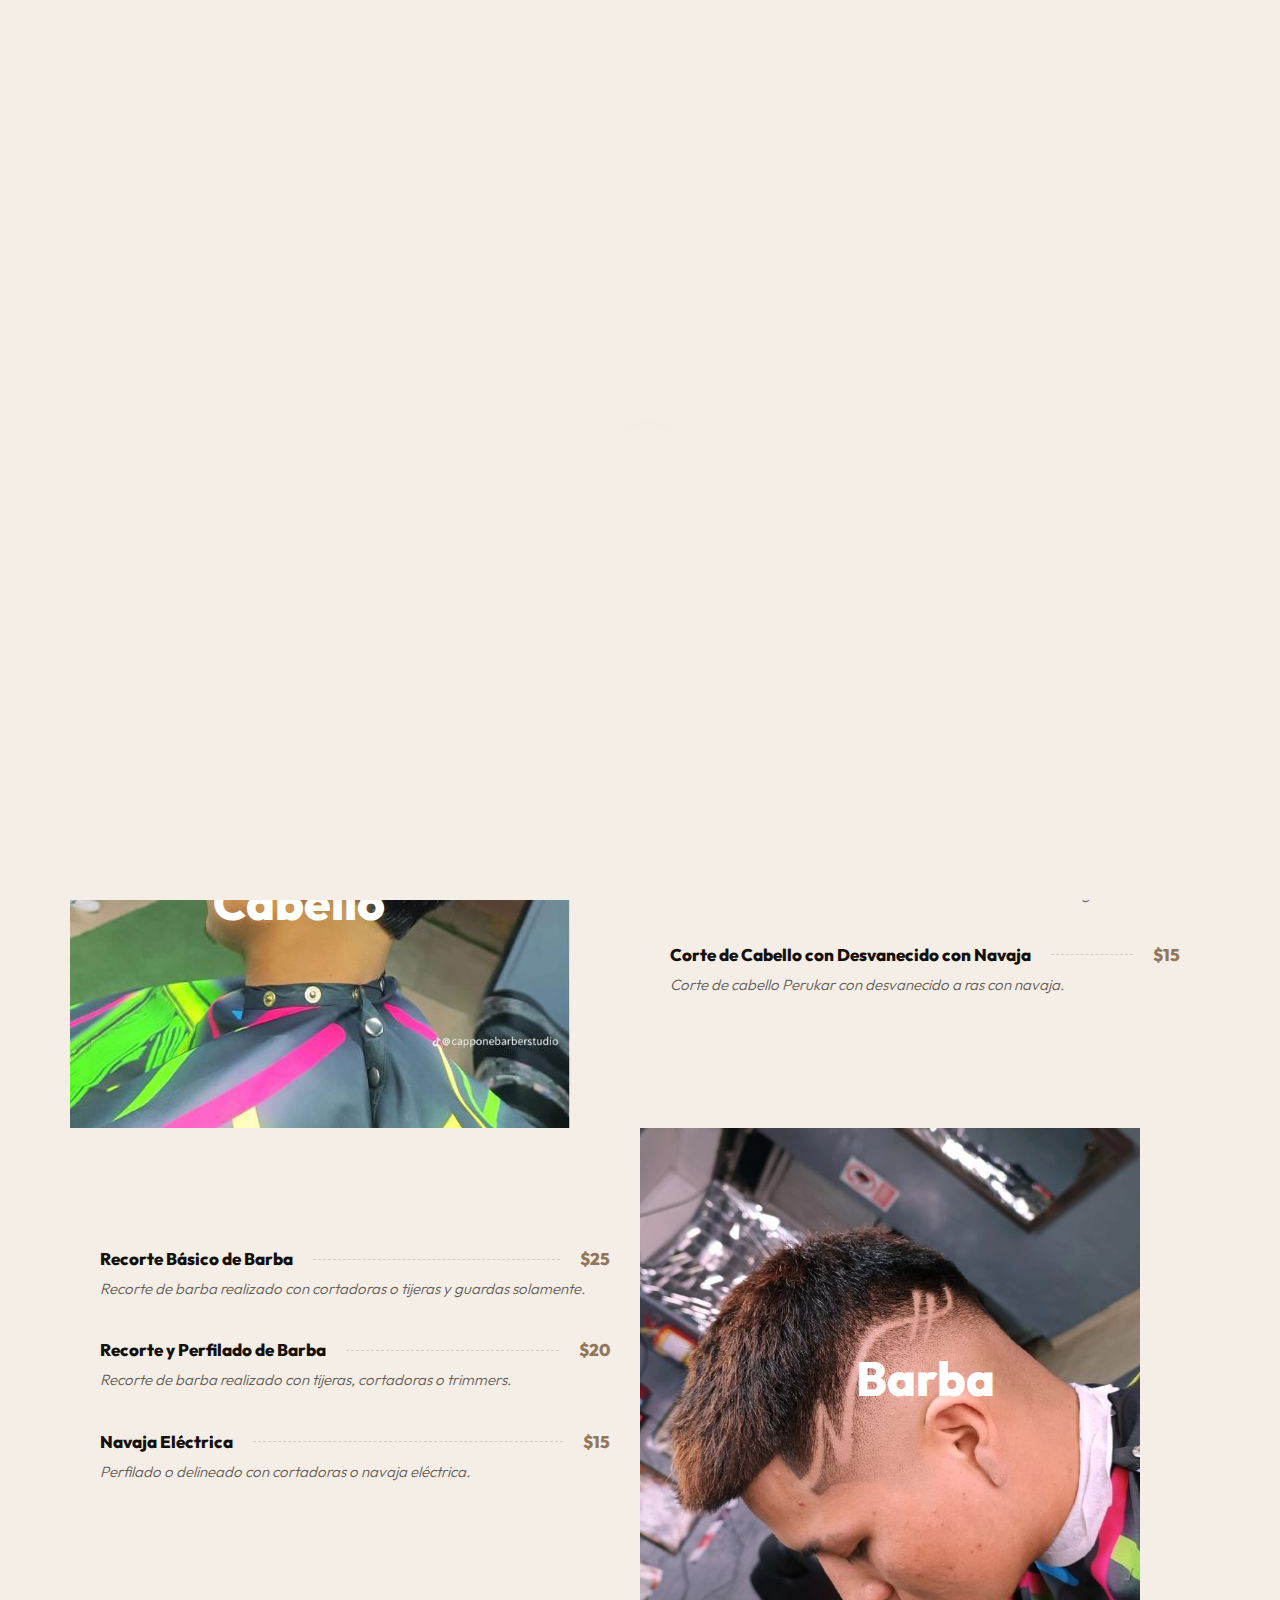
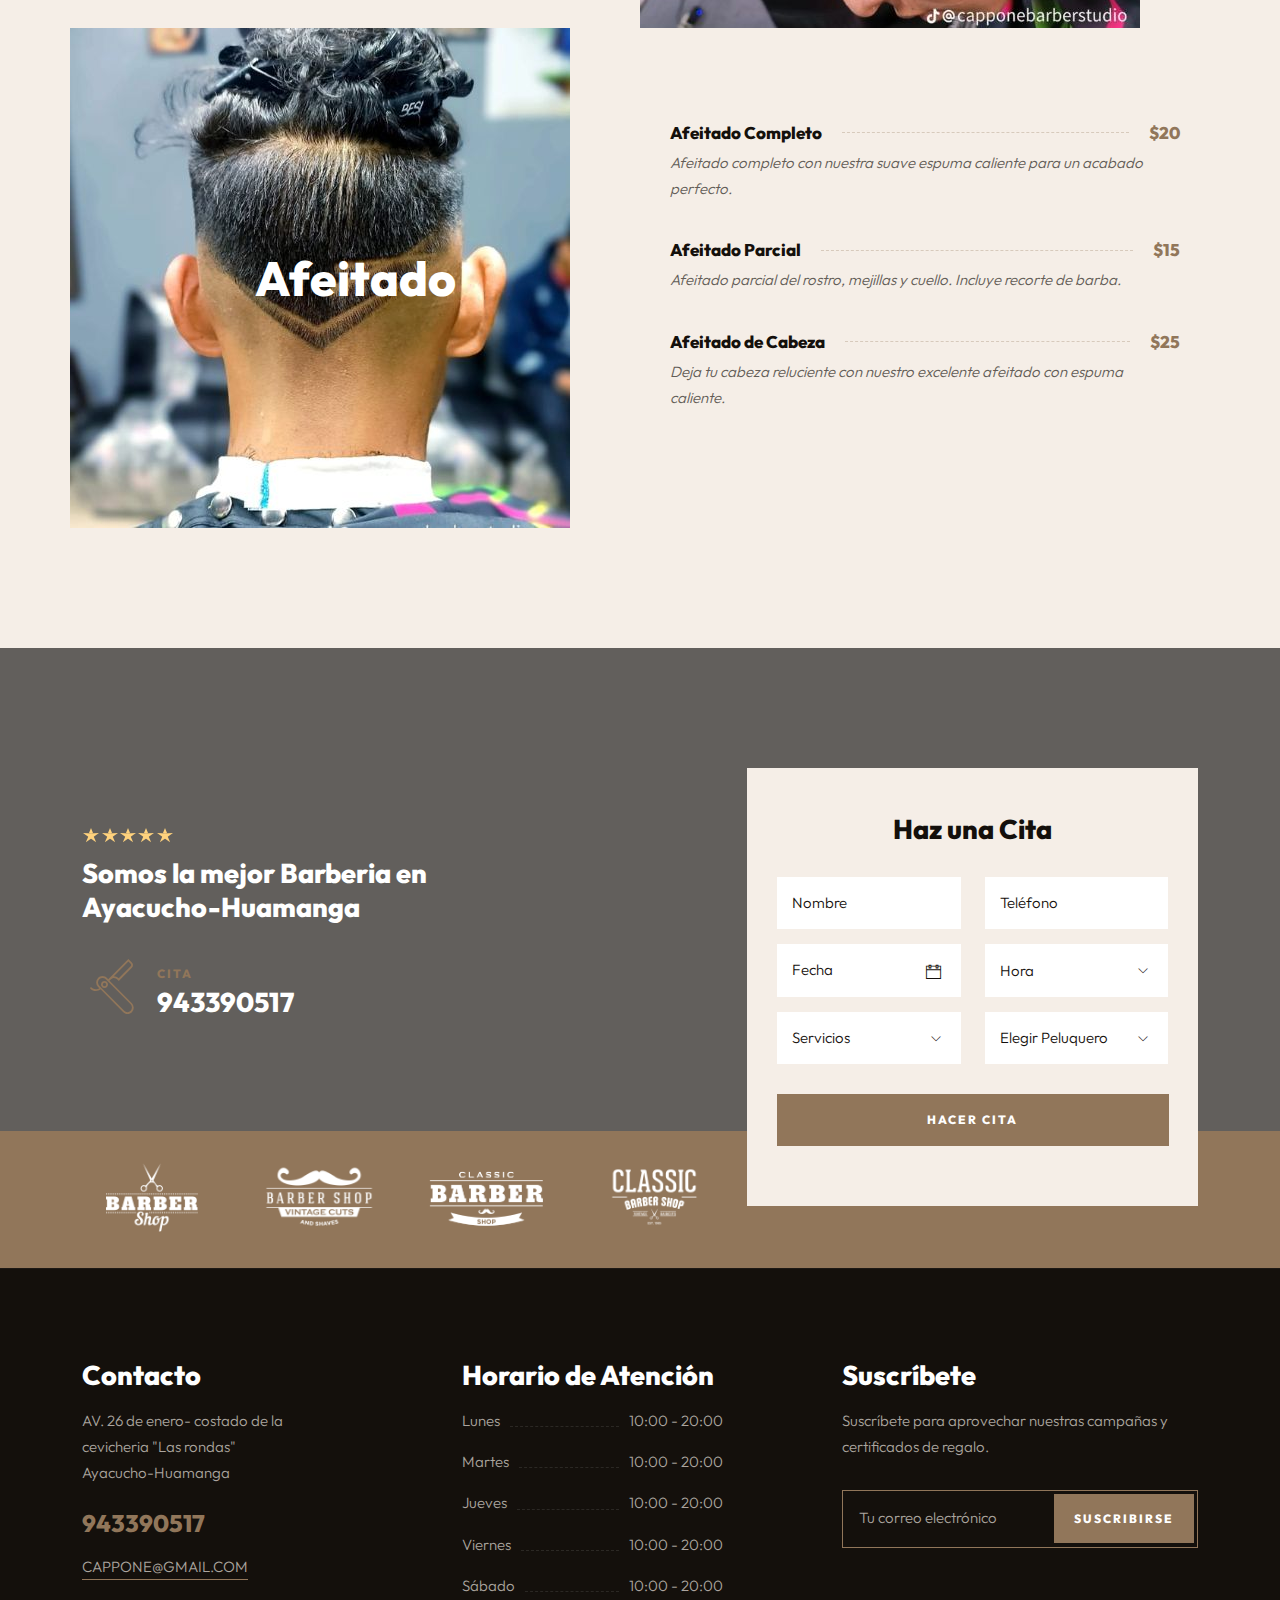
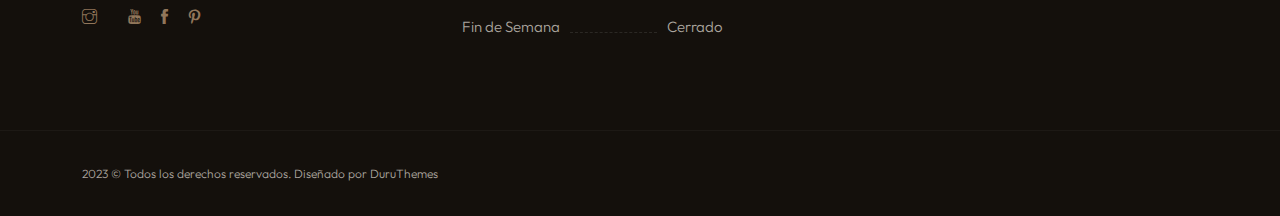
<file: duruthemes.com/demo/html/perukar/multipage-slideshow/pricing.html>
<!DOCTYPE html>
<html lang="zxx">

<!-- Mirrored from duruthemes.com/demo/html/perukar/multipage-slideshow/pricing.html by HTTrack Website Copier/3.x [XR&CO'2014], Thu, 22 Aug 2024 17:12:36 GMT -->
<head>
    <meta charset="utf-8">
    <meta http-equiv="X-UA-Compatible" content="IE=edge" />
    <meta name="viewport" content="width=device-width, initial-scale=1, maximum-scale=1" />
    <title>Perukar Barber Shop</title>
    <link rel="shortcut icon" href="img/favicon.png" />
    <link rel="stylesheet" href="https://fonts.googleapis.com/css2?family=Outfit:wght@300;400;500;600;700;800;900&amp;display=swap">
    <link rel="stylesheet" href="css/plugins.css" />
    <link rel="stylesheet" href="css/style.css" />
</head>
<body>
    <!-- Preloader -->
    <div class="preloader-bg"></div>
    <div id="preloader">
        <div id="preloader-status">
            <div class="preloader-position loader"> <span></span> </div>
        </div>
    </div>
    <!-- Progress scroll totop -->
    <div class="progress-wrap cursor-pointer">
        <svg class="progress-circle svg-content" width="100%" height="100%" viewBox="-1 -1 102 102">
            <path d="M50,1 a49,49 0 0,1 0,98 a49,49 0 0,1 0,-98" />
        </svg>
    </div>
    <!-- Navbar -->
    <nav class="navbar navbar-expand-lg">
        <div class="container">
            <!-- Logo -->
            <div class="logo-wrapper">
                <a class="logo" href="index.html"> <img src="img/logo.png" class="logo-img" alt=""> </a>
                <!-- <a class="logo" href="index.html"> <h2>Perukar <span>Barber Shop</span></h2> </a> -->
            </div>
            <!-- Button -->
            <button class="navbar-toggler" type="button" data-bs-toggle="collapse" data-bs-target="#navbar" aria-controls="navbar" aria-expanded="false" aria-label="Toggle navigation"> <span class="navbar-toggler-icon"><i class="ti-menu"></i></span> </button>
            <!-- Menu -->
            <div class="collapse navbar-collapse" id="navbar">
                <ul class="navbar-nav ms-auto">
                    <li class="nav-item"><a class="nav-link" href="index.html">INICIO</a></li>
                    <li class="nav-item"><a class="nav-link" href="about.html">NOSOTROS</a></li>
                    <li class="nav-item"><a class="nav-link" href="services.html">Servicios</a></li>
                    <li class="nav-item"><a class="nav-link active" href="pricing.html">Precios</a></li>
                    
                 
                    <li class="nav-item"><a class="nav-link" href="contact.html">Contact</a></li>
                </ul>
            </div>
        </div>
    </nav>
    <!-- Header Banner -->
    <div class="banner-header valign bg-img bg-fixed" data-overlay-dark="5" data-background="img/slider/18.jpg">
        <div class="container">
            <div class="row">
                <div class="col-md-12 text-center caption mt-60">
                    <h5>Nuestro Listado de Precios</h5>
                    <h1>Plan de Precios</h1>
                </div>
            </div>
        </div>
    </div>
    <!-- Pricing -->
    <section class="barber-pricing2 barber-pricing3 section-padding">
        <div class="container">
            <div class="row">
                <!-- img -->
                <div class="col-md-6 p-0 item">
                    <div class="img left">
                        <a href="pricing.html"> <img src="img/slider/6.jpg" alt="">
                            <div class="centered">
                                <h2>Corte de Cabello</h2>
                            </div>
                        </a>
                    </div>
                </div>
                <!-- menu list -->
                <div class="col-md-6 p-0 valign">
                    <div class="content barber-pricing">
                        <div class="menu-list mb-30">
                            <div class="item">
                                <div class="flex">
                                    <div class="title">Corte de Cabello Perukar</div>
                                    <div class="dots"></div>
                                    <div class="price">$30</div>
                                </div>
                                <p><i>Corte de cabello, champú, masaje en el cuero cabelludo, tratamiento facial con toalla caliente.</i></p>
                            </div>
                        </div>
                        <div class="menu-list mb-30">
                            <div class="item">
                                <div class="flex">
                                    <div class="title">Corte de Cabello con Desvanecido</div>
                                    <div class="dots"></div>
                                    <div class="price">$20</div>
                                </div>
                                <p><i>Corte de cabello con desvanecido o desvanecido a ras usando guardas cero.</i></p>
                            </div>
                        </div>
                        <div class="menu-list mb-30">
                            <div class="item">
                                <div class="flex">
                                    <div class="title">Corte de Cabello con Desvanecido con Navaja</div>
                                    <div class="dots"></div>
                                    <div class="price">$15</div>
                                </div>
                                <p><i>Corte de cabello Perukar con desvanecido a ras con navaja.</i></p>
                            </div>
                        </div>
                    </div>
                </div>
            </div>
            <div class="row">
                <div class="col-md-6 p-0 order2 valign">
                    <div class="content barber-pricing">
                        <div class="menu-list mb-30">
                            <div class="item">
                                <div class="flex">
                                    <div class="title">Recorte Básico de Barba</div>
                                    <div class="dots"></div>
                                    <div class="price">$25</div>
                                </div>
                                <p><i>Recorte de barba realizado con cortadoras o tijeras y guardas solamente.</i></p>
                            </div>
                        </div>
                        <div class="menu-list mb-30">
                            <div class="item">
                                <div class="flex">
                                    <div class="title">Recorte y Perfilado de Barba</div>
                                    <div class="dots"></div>
                                    <div class="price">$20</div>
                                </div>
                                <p><i>Recorte de barba realizado con tijeras, cortadoras o trimmers.</i></p>
                            </div>
                        </div>
                        <div class="menu-list mb-30">
                            <div class="item">
                                <div class="flex">
                                    <div class="title">Navaja Eléctrica</div>
                                    <div class="dots"></div>
                                    <div class="price">$15</div>
                                </div>
                                <p><i>Perfilado o delineado con cortadoras o navaja eléctrica.</i></p>
                            </div>
                        </div>
                    </div>
                </div>
                <div class="col-md-6 p-0 order1 item">
                    <div class="img left">
                        <a href="pricing.html"> <img src="img/slider/4.jpg" alt="">
                            <div class="centered">
                                <h2>Barba</h2>
                            </div>
                        </a>
                    </div>
                </div>
            </div>
            <div class="row">
                <div class="col-md-6 p-0 item">
                    <div class="img left">
                        <a href="pricing.html"> <img src="img/slider/5.jpg" alt="">
                            <div class="centered">
                                <h2>Afeitado</h2>
                            </div>
                        </a>
                    </div>
                </div>
                <div class="col-md-6 p-0 valign">
                    <div class="content barber-pricing">
                        <div class="menu-list mb-30">
                            <div class="item">
                                <div class="flex">
                                    <div class="title">Afeitado Completo</div>
                                    <div class="dots"></div>
                                    <div class="price">$20</div>
                                </div>
                                <p><i>Afeitado completo con nuestra suave espuma caliente para un acabado perfecto.</i></p>
                            </div>
                        </div>
                        <div class="menu-list mb-30">
                            <div class="item">
                                <div class="flex">
                                    <div class="title">Afeitado Parcial</div>
                                    <div class="dots"></div>
                                    <div class="price">$15</div>
                                </div>
                                <p><i>Afeitado parcial del rostro, mejillas y cuello. Incluye recorte de barba.</i></p>
                            </div>
                        </div>
                        <div class="menu-list mb-30">
                            <div class="item">
                                <div class="flex">
                                    <div class="title">Afeitado de Cabeza</div>
                                    <div class="dots"></div>
                                    <div class="price">$25</div>
                                </div>
                                <p><i>Deja tu cabeza reluciente con nuestro excelente afeitado con espuma caliente.</i></p>
                            </div>
                        </div>
                    </div>
                </div>
            </div>
        </div>
    </section>
    
    <!-- Appointment Form -->
    <section class="testimonials">
        <div class="background bg-img bg-fixed section-padding pb-0" data-background="img/slider/20.jpg" data-overlay-dark="6">
            <div class="container">
                <div class="row">
                    <!-- Cita de la peluquería -->
                    <div class="col-md-5 mb-30 mt-60">
                        <p class="mb-0"><i class="star-rating"></i><i class="star-rating"></i><i class="star-rating"></i><i class="star-rating"></i><i class="star-rating"></i></p>
                        <h5>Somos la mejor Barberia en Ayacucho-Huamanga</h5>
                        <div class="reservations mb-10">
                            <div class="icon color-1"><span class="icon-icon-1-1"></span></div>
                            <div class="text">
                                <p class="color-1">Cita</p> <a class="color-1" href="tel:855-100-4444">943390517</a>
                            </div>
                        </div>
                    </div>
                    <!-- Formulario de citas -->
                    <div class="col-md-5 offset-md-2">
                        <div class="booking-box">
                            <div class="head-box text-center">
                                <h4>Haz una Cita</h4>
                            </div>
                            <div class="booking-inner clearfix">
                                <form class="form1 clearfix">
                                    <div class="row">
                                        <div class="col-md-6">
                                            <div class="input1_wrapper">
                                                <label>Nombre</label>
                                                <div class="input2_inner">
                                                    <input type="text" class="form-control input" placeholder="Nombre" required>
                                                </div>
                                            </div>
                                        </div>
                                        <div class="col-md-6">
                                            <div class="input1_wrapper">
                                                <label>Teléfono</label>
                                                <div class="input2_inner">
                                                    <input type="text" class="form-control input" placeholder="Teléfono" required>
                                                </div>
                                            </div>
                                        </div>
                                        <div class="col-md-6">
                                            <div class="input1_wrapper">
                                                <label>Fecha</label>
                                                <div class="input1_inner">
                                                    <input type="text" class="form-control input datepicker" placeholder="Fecha" required>
                                                </div>
                                            </div>
                                        </div>
                                        <div class="col-md-6">
                                            <div class="select1_wrapper">
                                                <label>Hora</label>
                                                <div class="select1_inner">
                                                    <select class="select2 select" style="width: 100%">
                                                        <option value="0">Hora</option>
                                                        <option value="1">10:00 am</option>
                                                        <option value="2">11:00 am</option>
                                                        <option value="3">12:00 pm</option>
                                                        <option value="4">14:00 pm</option>
                                                        <option value="5">16:00 pm</option>
                                                        <option value="6">18:00 pm</option>
                                                        <option value="7">20:00 pm</option>
                                                    </select>
                                                </div>
                                            </div>
                                        </div>
                                        <div class="col-md-6">
                                            <div class="select1_wrapper">
                                                <label>Servicios</label>
                                                <div class="select1_inner">
                                                    <select class="select2 select" style="width: 100%">
                                                        <option value="0">Servicios</option>
                                                        <option value="0">Estilización de Cabello</option>
                                                        <option value="1">Mascarilla Facial</option>
                                                        <option value="2">Afeitado</option>
                                                        <option value="3">Recorte de Barba</option>
                                                        <option value="4">Lavado de Cabello</option>
                                                    </select>
                                                </div>
                                            </div>
                                        </div>
                                        <div class="col-md-6">
                                            <div class="select1_wrapper">
                                                <label>Elegir Peluquero</label>
                                                <div class="select1_inner">
                                                    <select class="select2 select" style="width: 100%">
                                                        <option value="0">Elegir Peluquero</option>
                                                        <option value="0">Philip</option>
                                                        <option value="1">Stephen</option>
                                                        <option value="2">Dennis</option>
                                                        <option value="3">Helen</option>
                                                    </select>
                                                </div>
                                            </div>
                                        </div>
                                        <div class="col-md-12">
                                            <button type="submit" class="btn-form1-submit mt-15">Hacer Cita</button>
                                        </div>
                                    </div>
                                </form>
                            </div>
                        </div>
                    </div>
                </div>
            </div>
        </div>
    </section>
    <!-- Clients -->
    <section class="clients">
        <div class="container">
            <div class="row">
                <div class="col-md-7">
                    <div class="owl-carousel owl-theme">
                        <div class="clients-logo">
                            <a href="#0"><img src="img/clients/2.png" alt=""></a>
                        </div>
                        <div class="clients-logo">
                            <a href="#0"><img src="img/clients/3.png" alt=""></a>
                        </div>
                        <div class="clients-logo">
                            <a href="#0"><img src="img/clients/4.png" alt=""></a>
                        </div>
                        <div class="clients-logo">
                            <a href="#0"><img src="img/clients/5.png" alt=""></a>
                        </div>
                        <div class="clients-logo">
                            <a href="#0"><img src="img/clients/6.png" alt=""></a>
                        </div>
                    </div>
                </div>
            </div>
        </div>
    </section>
    <!-- Footer -->
    <footer class="footer">
        <div class="footer-top">
            <div class="container">
                <div class="row">
                    <div class="col-md-3">
                        <div class="footer-column footer-contact">
                            <h3 class="footer-title">Contacto</h3>
                            <p class="footer-contact-text">AV. 26 de enero- costado de la cevicheria "Las rondas"
                                <br>Ayacucho-Huamanga
                            </p>
                            <div class="footer-contact-info">
                                <p class="footer-contact-phone">943390517</p>
                                <p class="footer-contact-mail">CAPPONE@GMAIL.COM</p>
                            </div>
                            <div class="footer-about-social-list">
                                <a href="https://www.instagram.com/capone_barberia/"><i class="ti-instagram"></i></a>
                                <a href="https://www.tiktok.com/@Mundobarber"><i class="ti-Tik Tok"></i></a>
                                <a href="https://www.youtube.com/@Mundobarber"><i class="ti-youtube"></i></a>
                                <a href="https://www.facebook.com/capponebarberstudio?locale=es_LA"><i class="ti-facebook"></i></a>
                                <a href="#"><i class="ti-pinterest"></i></a>
                            </div>
                        </div>
                    </div>
                    <div class="col-md-3 offset-md-1">
                        <div class="item opening">
                            <h3 class="footer-title">Horario de Atención</h3>
                            <ul>
                                <li>
                                    <div class="tit">Lunes</div>
                                    <div class="dots"></div> <span>10:00 - 20:00</span>
                                </li>
                                <li>
                                    <div class="tit">Martes</div>
                                    <div class="dots"></div> <span>10:00 - 20:00</span>
                                </li>
                                <li>
                                    <div class="tit">Jueves</div>
                                    <div class="dots"></div> <span>10:00 - 20:00</span>
                                </li>
                                <li>
                                    <div class="tit">Viernes</div>
                                    <div class="dots"></div> <span>10:00 - 20:00</span>
                                </li>
                                <li>
                                    <div class="tit">Sábado</div>
                                    <div class="dots"></div> <span>10:00 - 20:00</span>
                                </li>
                                <li>
                                    <div class="tit">Fin de Semana</div>
                                    <div class="dots"></div> <span>Cerrado</span>
                                </li>
                            </ul>
                        </div>
                    </div>
                    <div class="col-md-4 offset-md-1">
                        <div class="footer-column footer-explore clearfix">
                            <h3 class="footer-title">Suscríbete</h3>
                            <div class="row subscribe">
                                <div class="col-md-12">
                                    <p>Suscríbete para aprovechar nuestras campañas y certificados de regalo.</p>
                                    <form>
                                        <input type="text" name="search" placeholder="Tu correo electrónico" required>
                                        <button>Suscribirse</button>
                                    </form>
                                </div>
                            </div>
                        </div>
                    </div>
                </div>
            </div>
        </div>
        <div class="footer-bottom">
            <div class="container">
                <div class="row">
                    <div class="col-md-12">
                        <div class="footer-bottom-inner">
                            <p class="footer-bottom-copy-right">2023 © Todos los derechos reservados. Diseñado por <a href="https://1.envato.market/DuruThemes" target="_blank">DuruThemes</a></p>
                        </div>
                    </div>
                </div>
            </div>
        </div>
    </footer>
    <!-- jQuery -->
    <script src="js/jquery-3.6.3.min.js"></script>
    <script src="js/jquery-migrate-3.0.0.min.js"></script>
    <script src="js/modernizr-2.6.2.min.js"></script>
    <script src="js/imagesloaded.pkgd.min.js"></script>
    <script src="js/jquery.isotope.v3.0.2.js"></script>
    
    <script src="js/popper.min.js"></script>
    <script src="js/bootstrap.min.js"></script>
    <script src="js/scrollIt.min.js"></script>
    <script src="js/jquery.waypoints.min.js"></script>
    <script src="js/owl.carousel.min.js"></script>
    <script src="js/jquery.stellar.min.js"></script>
    <script src="js/jquery.magnific-popup.js"></script>
    <script src="js/YouTubePopUp.js"></script>
    <script src="js/select2.js"></script>
    <script src="js/datepicker.js"></script>
    <script src="js/smooth-scroll.min.js"></script>
    <script src="js/custom.js"></script>
</body>

<!-- Mirrored from duruthemes.com/demo/html/perukar/multipage-slideshow/pricing.html by HTTrack Website Copier/3.x [XR&CO'2014], Thu, 22 Aug 2024 17:12:38 GMT -->
</html>
</file>
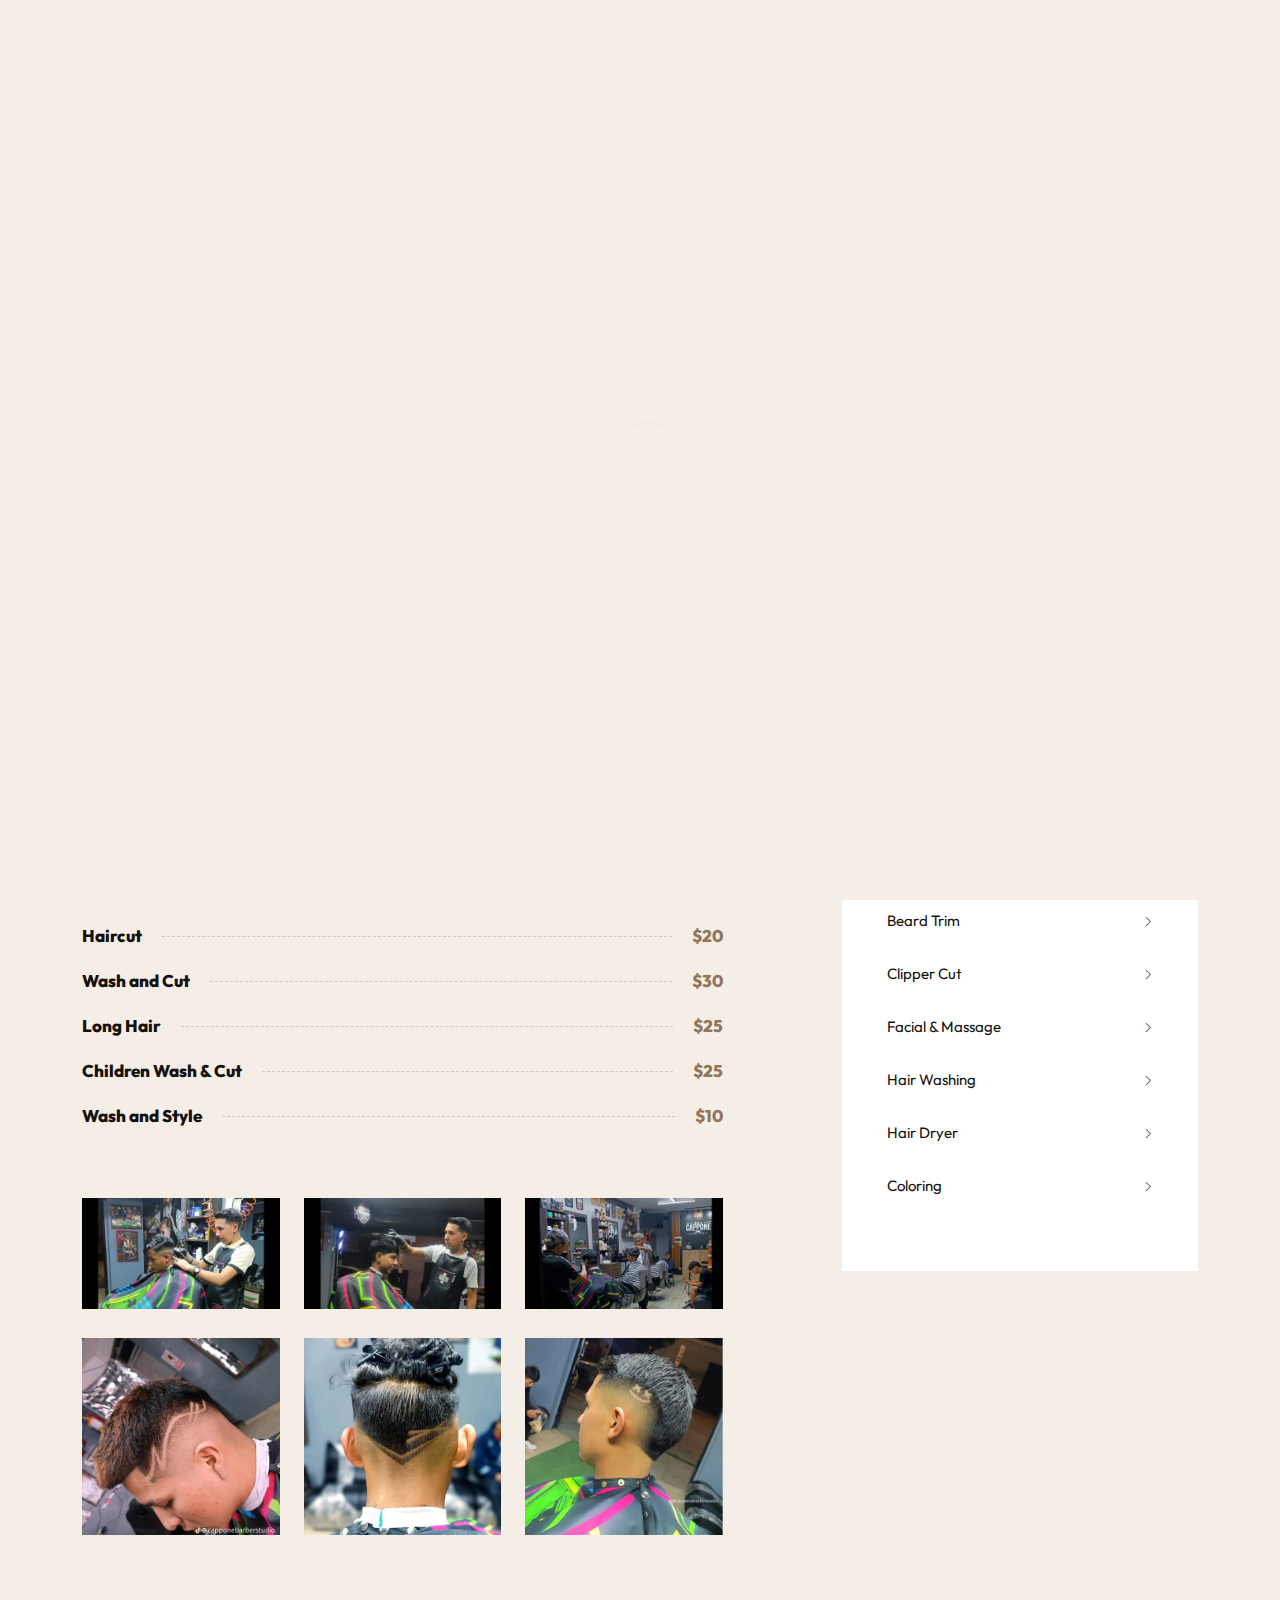
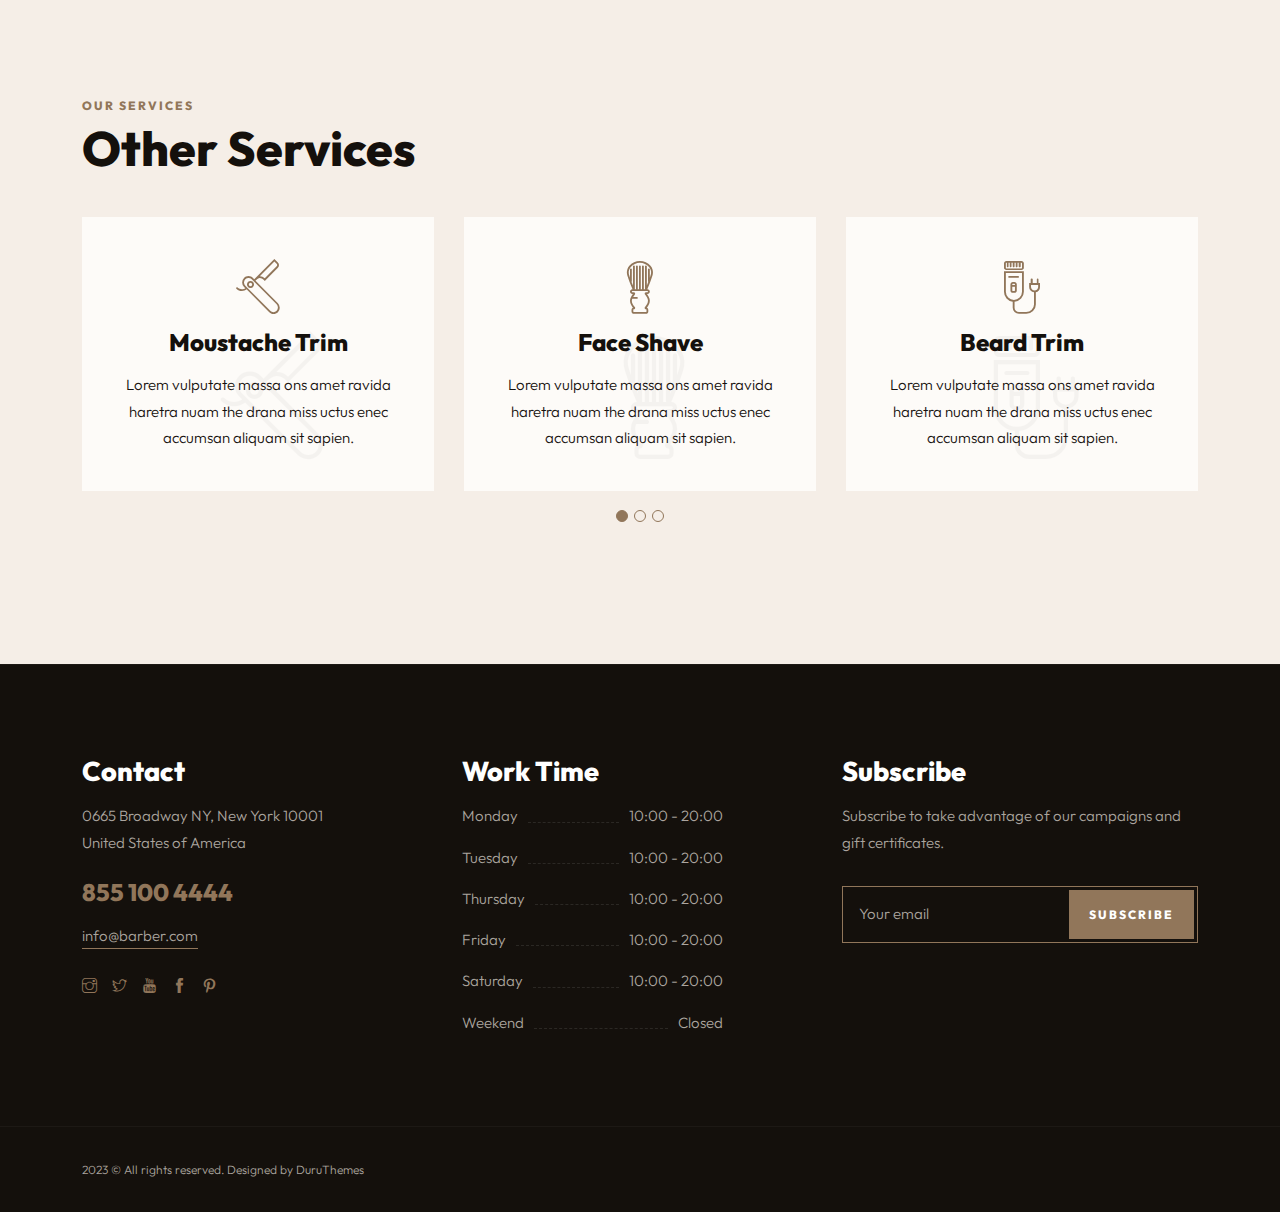
<file: duruthemes.com/demo/html/perukar/multipage-slideshow/services-page.html>
<!DOCTYPE html>
<html lang="zxx">

<!-- Mirrored from duruthemes.com/demo/html/perukar/multipage-slideshow/services-page.html by HTTrack Website Copier/3.x [XR&CO'2014], Thu, 22 Aug 2024 17:12:40 GMT -->
<head>
    <meta charset="utf-8">
    <meta http-equiv="X-UA-Compatible" content="IE=edge" />
    <meta name="viewport" content="width=device-width, initial-scale=1, maximum-scale=1" />
    <title>Perukar Barber Shop</title>
    <link rel="shortcut icon" href="img/favicon.png" />
    <link rel="stylesheet" href="https://fonts.googleapis.com/css2?family=Outfit:wght@300;400;500;600;700;800;900&amp;display=swap">
    <link rel="stylesheet" href="css/plugins.css" />
    <link rel="stylesheet" href="css/style.css" />
</head>
<body>
    <!-- Preloader -->
    <div class="preloader-bg"></div>
    <div id="preloader">
        <div id="preloader-status">
            <div class="preloader-position loader"> <span></span> </div>
        </div>
    </div>
    <!-- Progress scroll totop -->
    <div class="progress-wrap cursor-pointer">
        <svg class="progress-circle svg-content" width="100%" height="100%" viewBox="-1 -1 102 102">
            <path d="M50,1 a49,49 0 0,1 0,98 a49,49 0 0,1 0,-98" />
        </svg>
    </div>
    <!-- Navbar -->
    <nav class="navbar navbar-expand-lg">
        <div class="container">
            <!-- Logo -->
            <div class="logo-wrapper">
                <a class="logo" href="index.html"> <img src="img/logo.png" class="logo-img" alt=""> </a>
                <!-- <a class="logo" href="index.html"> <h2>Perukar <span>Barber Shop</span></h2> </a> -->
            </div>
            <!-- Button -->
            <button class="navbar-toggler" type="button" data-bs-toggle="collapse" data-bs-target="#navbar" aria-controls="navbar" aria-expanded="false" aria-label="Toggle navigation"> <span class="navbar-toggler-icon"><i class="ti-menu"></i></span> </button>
            <!-- Menu -->
            <div class="collapse navbar-collapse" id="navbar">
                <ul class="navbar-nav ms-auto">
                    <li class="nav-item"><a class="nav-link" href="index.html">INICIO</a></li>
                    <li class="nav-item"><a class="nav-link" href="about.html">NOSOTROS</a></li>
                    <li class="nav-item"><a class="nav-link" href="services.html">Servicios</a></li>
                    <li class="nav-item"><a class="nav-link" href="pricing.html">Precios</a></li>
                    <li class="nav-item dropdown"> <a class="nav-link active dropdown-toggle" href="#" role="button" data-bs-toggle="dropdown" data-bs-auto-close="outside" aria-expanded="false">Pages <i class="ti-angle-down"></i></a>
                        <ul class="dropdown-menu">
                            <li><a href="portfolio.html" class="dropdown-item"><span>Portfolio</span></a></li>
                            <li><a href="team.html" class="dropdown-item"><span>Team</span></a></li>
                            <li><a href="faq.html" class="dropdown-item"><span>Faq</span></a></li>
                            <li><a href="services-page.html" class="dropdown-item active"><span>Services Page</span></a></li>
                            <li><a href="team-details.html" class="dropdown-item"><span>Team Details</span></a></li>
                            <li><a href="post.html" class="dropdown-item"><span>Post Single</span></a></li>
                            <li><a href="404.html" class="dropdown-item"><span>404</span></a></li>
                            <li><a href="coming-soon.html" class="dropdown-item"><span>Coming Soon</span></a></li>
                            <li class="dropdown-submenu dropdown"> <a class="dropdown-item dropdown-toggle" data-bs-toggle="dropdown" data-bs-auto-close="outside" aria-expanded="false" href="#"><span>Sub Menu <i class="ti-angle-right"></i></span></a>
                                <ul class="dropdown-menu">
                                    <li><a href="#" class="dropdown-item"><span>Dropdown</span></a></li>
                                    <li><a href="#" class="dropdown-item"><span>Dropdown</span></a></li>
                                </ul>
                            </li>
                        </ul>
                    </li>
                    <li class="nav-item dropdown"> <a class="nav-link dropdown-toggle" href="#" role="button" data-bs-toggle="dropdown" data-bs-auto-close="outside" aria-expanded="false">Blog <i class="ti-angle-down"></i></a>
                        <ul class="dropdown-menu">
                            <li><a href="blog.html" class="dropdown-item"><span>Blog 01</span></a></li>
                            <li><a href="blog2.html" class="dropdown-item"><span>Blog 02</span></a></li>
                            <li><a href="blog3.html" class="dropdown-item"><span>Blog 03</span></a></li>
                        </ul>
                    </li>
                    <li class="nav-item"><a class="nav-link" href="contact.html">Contact</a></li>
                </ul>
            </div>
        </div>
    </nav>
    <!-- Header Banner -->
    <div class="banner-header valign bg-img bg-fixed" data-overlay-dark="5" data-background="img/slider/2.jpg">
        <div class="container">
            <div class="row">
                <div class="col-md-12 text-center caption mt-60">
                    <h5>Services Page</h5>
                    <h1>Haircut</h1>
                </div>
            </div>
        </div>
    </div>
    <!-- Services Page -->
    <section class="barber-pricing section-padding">
        <div class="container">
            <div class="row">
                <!-- Content -->
                <div class="col-md-7 mb-30">
                    <div class="section-head mb-15">
                        <div class="section-subtitle">Services</div>
                        <div class="section-title">Haircut</div>
                    </div>
                    <p>Haircut drana lorem ipsum amet navida haretra nuam enim mi in the obortis esetena silver enes accumsan miss alisuame amet auctor orci donec vitae vehicula risus duise nun sapien accumsan in the mauris speain rutrum asiquam on the miss.</p>
                    <p class="mb-45">Barber enim mi obortis eset uctus enec accumsan eu usto alisuame amet auctor orci golden vitae ehica risus duise nun sapien accumsan id mauris rutrum nie spaien.</p>
                    <!-- Pricing -->
                    <div class="menu-list mb-10">
                        <div class="item">
                            <div class="flex">
                                <div class="title">Haircut</div>
                                <div class="dots"></div>
                                <div class="price">$20</div>
                            </div>
                        </div>
                    </div>
                    <div class="menu-list mb-10">
                        <div class="item">
                            <div class="flex">
                                <div class="title">Wash and Cut</div>
                                <div class="dots"></div>
                                <div class="price">$30</div>
                            </div>
                        </div>
                    </div>
                    <div class="menu-list mb-10">
                        <div class="item">
                            <div class="flex">
                                <div class="title">Long Hair</div>
                                <div class="dots"></div>
                                <div class="price">$25</div>
                            </div>
                        </div>
                    </div>
                    <div class="menu-list mb-10">
                        <div class="item">
                            <div class="flex">
                                <div class="title">Children Wash & Cut</div>
                                <div class="dots"></div>
                                <div class="price">$25</div>
                            </div>
                        </div>
                    </div>
                    <div class="menu-list mb-45">
                        <div class="item">
                            <div class="flex">
                                <div class="title">Wash and Style</div>
                                <div class="dots"></div>
                                <div class="price">$10</div>
                            </div>
                        </div>
                    </div>
                    <!-- Image Gallery -->
                    <div class="row">
                        <div class="col-md-4 gallery-item">
                            <a href="img/slider/1.jpg" title="" class="img-zoom">
                                <div class="gallery-box">
                                    <div class="gallery-img"> <img src="img/slider/1.jpg" class="img-fluid mx-auto d-block" alt="work-img"> </div>
                                </div>
                            </a>
                        </div>
                        <div class="col-md-4 gallery-item">
                            <a href="img/slider/2.jpg" title="" class="img-zoom">
                                <div class="gallery-box">
                                    <div class="gallery-img"> <img src="img/slider/2.jpg" class="img-fluid mx-auto d-block" alt="work-img"> </div>
                                </div>
                            </a>
                        </div>
                        <div class="col-md-4 gallery-item">
                            <a href="img/slider/3.jpg" title="" class="img-zoom">
                                <div class="gallery-box">
                                    <div class="gallery-img"> <img src="img/slider/3.jpg" class="img-fluid mx-auto d-block" alt="work-img"> </div>
                                </div>
                            </a>
                        </div>
                        <div class="col-md-4 gallery-item">
                            <a href="img/slider/4.jpg" title="" class="img-zoom">
                                <div class="gallery-box">
                                    <div class="gallery-img"> <img src="img/slider/4.jpg" class="img-fluid mx-auto d-block" alt="work-img"> </div>
                                </div>
                            </a>
                        </div>
                        <div class="col-md-4 gallery-item">
                            <a href="img/slider/5.jpg" title="" class="img-zoom">
                                <div class="gallery-box">
                                    <div class="gallery-img"> <img src="img/slider/5.jpg" class="img-fluid mx-auto d-block" alt="work-img"> </div>
                                </div>
                            </a>
                        </div>
                        <div class="col-md-4 gallery-item">
                            <a href="img/slider/6.jpg" title="" class="img-zoom">
                                <div class="gallery-box">
                                    <div class="gallery-img"> <img src="img/slider/6.jpg" class="img-fluid mx-auto d-block" alt="work-img"> </div>
                                </div>
                            </a>
                        </div>
                    </div>
                </div>
                <!-- Sidebar -->
                <div class="col-md-4 offset-md-1 sidebar-side">
                    <aside class="sidebar blog-sidebar mb-60">
                        <div class="sidebar-widget services">
                            <div class="widget-inner">
                                <div class="sidebar-title">
                                    <h4>All Services</h4>
                                </div>
                                <ul>
                                    <li class="active"><a href="services-page.html">Haircut</a></li>
                                    <li><a href="services-page.html">Moustache Trim</a></li>
                                    <li><a href="services-page.html">Face Shave</a></li>
                                    <li><a href="services-page.html">Beard Trim</a></li>
                                    <li><a href="services-page.html">Clipper Cut</a></li>
                                    <li><a href="services-page.html">Facial & Massage</a></li>
                                    <li><a href="services-page.html">Hair Washing</a></li>
                                    <li><a href="services-page.html">Hair Dryer</a></li>
                                    <li><a href="services-page.html">Coloring</a></li>
                                </ul>
                            </div>
                        </div>
                    </aside>
                </div>
            </div>
        </div>
    </section>
    <!-- Other Services -->
    <section class="services-1 section-padding pt-0">
        <div class="container">
            <div class="row">
                <div class="col-md-12">
                    <div class="section-head">
                        <div class="section-subtitle">Our Services</div>
                        <div class="section-title">Other Services</div>
                    </div>
                </div>
            </div>
            <div class="row">
                <div class="col-md-12">
                    <div class="owl-carousel owl-theme">
                        <div class="item mb-0">
                            <a href="services-page.html"> <span class="icon icon-icon-1-1"></span>
                                <h5>Moustache Trim</h5>
                                <p>Lorem vulputate massa ons amet ravida haretra nuam the drana miss uctus enec accumsan aliquam sit sapien.</p>
                                <div class="shape"> <span class="icon icon-icon-1-1"></span> </div>
                            </a>
                        </div>
                        <div class="item mb-0">
                            <a href="services-page.html"> <span class="icon icon-icon-1-9"></span>
                                <h5>Face Shave</h5>
                                <p>Lorem vulputate massa ons amet ravida haretra nuam the drana miss uctus enec accumsan aliquam sit sapien.</p>
                                <div class="shape"> <span class="icon icon-icon-1-9"></span> </div>
                            </a>
                        </div>
                        <div class="item mb-0">
                            <a href="services-page.html"> <span class="icon icon-icon-1-3"></span>
                                <h5>Beard Trim</h5>
                                <p>Lorem vulputate massa ons amet ravida haretra nuam the drana miss uctus enec accumsan aliquam sit sapien.</p>
                                <div class="shape"> <span class="icon icon-icon-1-3"></span> </div>
                            </a>
                        </div>
                        <div class="item mb-0">
                            <a href="services-page.html"> <span class="icon icon-icon-1-2"></span>
                                <h5>Haircut</h5>
                                <p>Lorem vulputate massa ons amet ravida haretra nuam the drana miss uctus enec accumsan aliquam sit sapien.</p>
                                <div class="shape"> <span class="icon icon-icon-1-2"></span> </div>
                            </a>
                        </div>
                        <div class="item mb-0">
                            <a href="services-page.html"> <span class="icon icon-icon-1-6"></span>
                                <h5>Clipper Cut</h5>
                                <p>Lorem vulputate massa ons amet ravida haretra nuam the drana miss uctus enec accumsan aliquam sit sapien.</p>
                                <div class="shape"> <span class="icon icon-icon-1-6"></span> </div>
                            </a>
                        </div>
                        <div class="item mb-0">
                            <a href="services-page.html"> <span class="icon icon-icon-1-8"></span>
                                <h5>Facial & Massage</h5>
                                <p>Lorem vulputate massa ons amet ravida haretra nuam the drana miss uctus enec accumsan aliquam sit sapien.</p>
                                <div class="shape"> <span class="icon icon-icon-1-8"></span> </div>
                            </a>
                        </div>
                        <div class="item mb-0">
                            <a href="services-page.html"> <span class="icon icon-icon-1-4"></span>
                                <h5>Hair Washing</h5>
                                <p>Lorem vulputate massa ons amet ravida haretra nuam the drana miss uctus enec accumsan aliquam sit sapien.</p>
                                <div class="shape"> <span class="icon icon-icon-1-4"></span> </div>
                            </a>
                        </div>
                        <div class="item mb-0">
                            <a href="services-page.html"> <span class="icon icon-icon-1-18"></span>
                                <h5>Hair Dryer</h5>
                                <p>Lorem vulputate massa ons amet ravida haretra nuam the drana miss uctus enec accumsan aliquam sit sapien.</p>
                                <div class="shape"> <span class="icon icon-icon-1-18"></span> </div>
                            </a>
                        </div>
                        <div class="item mb-0">
                            <a href="services-page.html"> <span class="icon icon-icon-1-10"></span>
                                <h5>Coloring</h5>
                                <p>Lorem vulputate massa ons amet ravida haretra nuam the drana miss uctus enec accumsan aliquam sit sapien.</p>
                                <div class="shape"> <span class="icon icon-icon-1-10"></span> </div>
                            </a>
                        </div>
                    </div>
                </div>
            </div>
        </div>
    </section>
    <!-- Footer -->
    <footer class="footer">
        <div class="footer-top">
            <div class="container">
                <div class="row">
                    <div class="col-md-3">
                        <div class="footer-column footer-contact">
                            <h3 class="footer-title">Contact</h3>
                            <p class="footer-contact-text">0665 Broadway NY, New York 10001
                                <br>United States of America
                            </p>
                            <div class="footer-contact-info">
                                <p class="footer-contact-phone">855 100 4444</p>
                                <p class="footer-contact-mail">info@barber.com</p>
                            </div>
                            <div class="footer-about-social-list"> <a href="#"><i class="ti-instagram"></i></a> <a href="#"><i class="ti-twitter"></i></a> <a href="#"><i class="ti-youtube"></i></a> <a href="#"><i class="ti-facebook"></i></a> <a href="#"><i class="ti-pinterest"></i></a> </div>
                        </div>
                    </div>
                    <div class="col-md-3 offset-md-1">
                        <div class="item opening">
                            <h3 class="footer-title">Work Time</h3>
                            <ul>
                                <li>
                                    <div class="tit">Monday</div>
                                    <div class="dots"></div> <span>10:00 - 20:00</span>
                                </li>
                                <li>
                                    <div class="tit">Tuesday</div>
                                    <div class="dots"></div> <span>10:00 - 20:00</span>
                                </li>
                                <li>
                                    <div class="tit">Thursday</div>
                                    <div class="dots"></div> <span>10:00 - 20:00</span>
                                </li>
                                <li>
                                    <div class="tit">Friday</div>
                                    <div class="dots"></div> <span>10:00 - 20:00</span>
                                </li>
                                <li>
                                    <div class="tit">Saturday</div>
                                    <div class="dots"></div> <span>10:00 - 20:00</span>
                                </li>
                                <li>
                                    <div class="tit">Weekend</div>
                                    <div class="dots"></div> <span>Closed</span>
                                </li>
                            </ul>
                        </div>
                    </div>
                    <div class="col-md-4 offset-md-1">
                        <div class="footer-column footer-explore clearfix">
                            <h3 class="footer-title">Subscribe</h3>
                            <div class="row subscribe">
                                <div class="col-md-12">
                                    <p>Subscribe to take advantage of our campaigns and gift certificates.</p>
                                    <form>
                                        <input type="text" name="search" placeholder="Your email" required>
                                        <button>Subscribe</button>
                                    </form>
                                </div>
                            </div>
                        </div>
                    </div>
                </div>
            </div>
        </div>
        <div class="footer-bottom">
            <div class="container">
                <div class="row">
                    <div class="col-md-12">
                        <div class="footer-bottom-inner">
                            <p class="footer-bottom-copy-right">2023 © All rights reserved. Designed by <a href="https://1.envato.market/DuruThemes" target="_blank">DuruThemes</a></p>
                        </div>
                    </div>
                </div>
            </div>
        </div>
    </footer>
    <!-- jQuery -->
    <script src="js/jquery-3.6.3.min.js"></script>
    <script src="js/jquery-migrate-3.0.0.min.js"></script>
    <script src="js/modernizr-2.6.2.min.js"></script>
    <script src="js/imagesloaded.pkgd.min.js"></script>
    <script src="js/jquery.isotope.v3.0.2.js"></script>
    
    <script src="js/popper.min.js"></script>
    <script src="js/bootstrap.min.js"></script>
    <script src="js/scrollIt.min.js"></script>
    <script src="js/jquery.waypoints.min.js"></script>
    <script src="js/owl.carousel.min.js"></script>
    <script src="js/jquery.stellar.min.js"></script>
    <script src="js/jquery.magnific-popup.js"></script>
    <script src="js/YouTubePopUp.js"></script>
    <script src="js/select2.js"></script>
    <script src="js/datepicker.js"></script>
    <script src="js/smooth-scroll.min.js"></script>
    <script src="js/custom.js"></script>
</body>

<!-- Mirrored from duruthemes.com/demo/html/perukar/multipage-slideshow/services-page.html by HTTrack Website Copier/3.x [XR&CO'2014], Thu, 22 Aug 2024 17:12:41 GMT -->
</html>
</file>
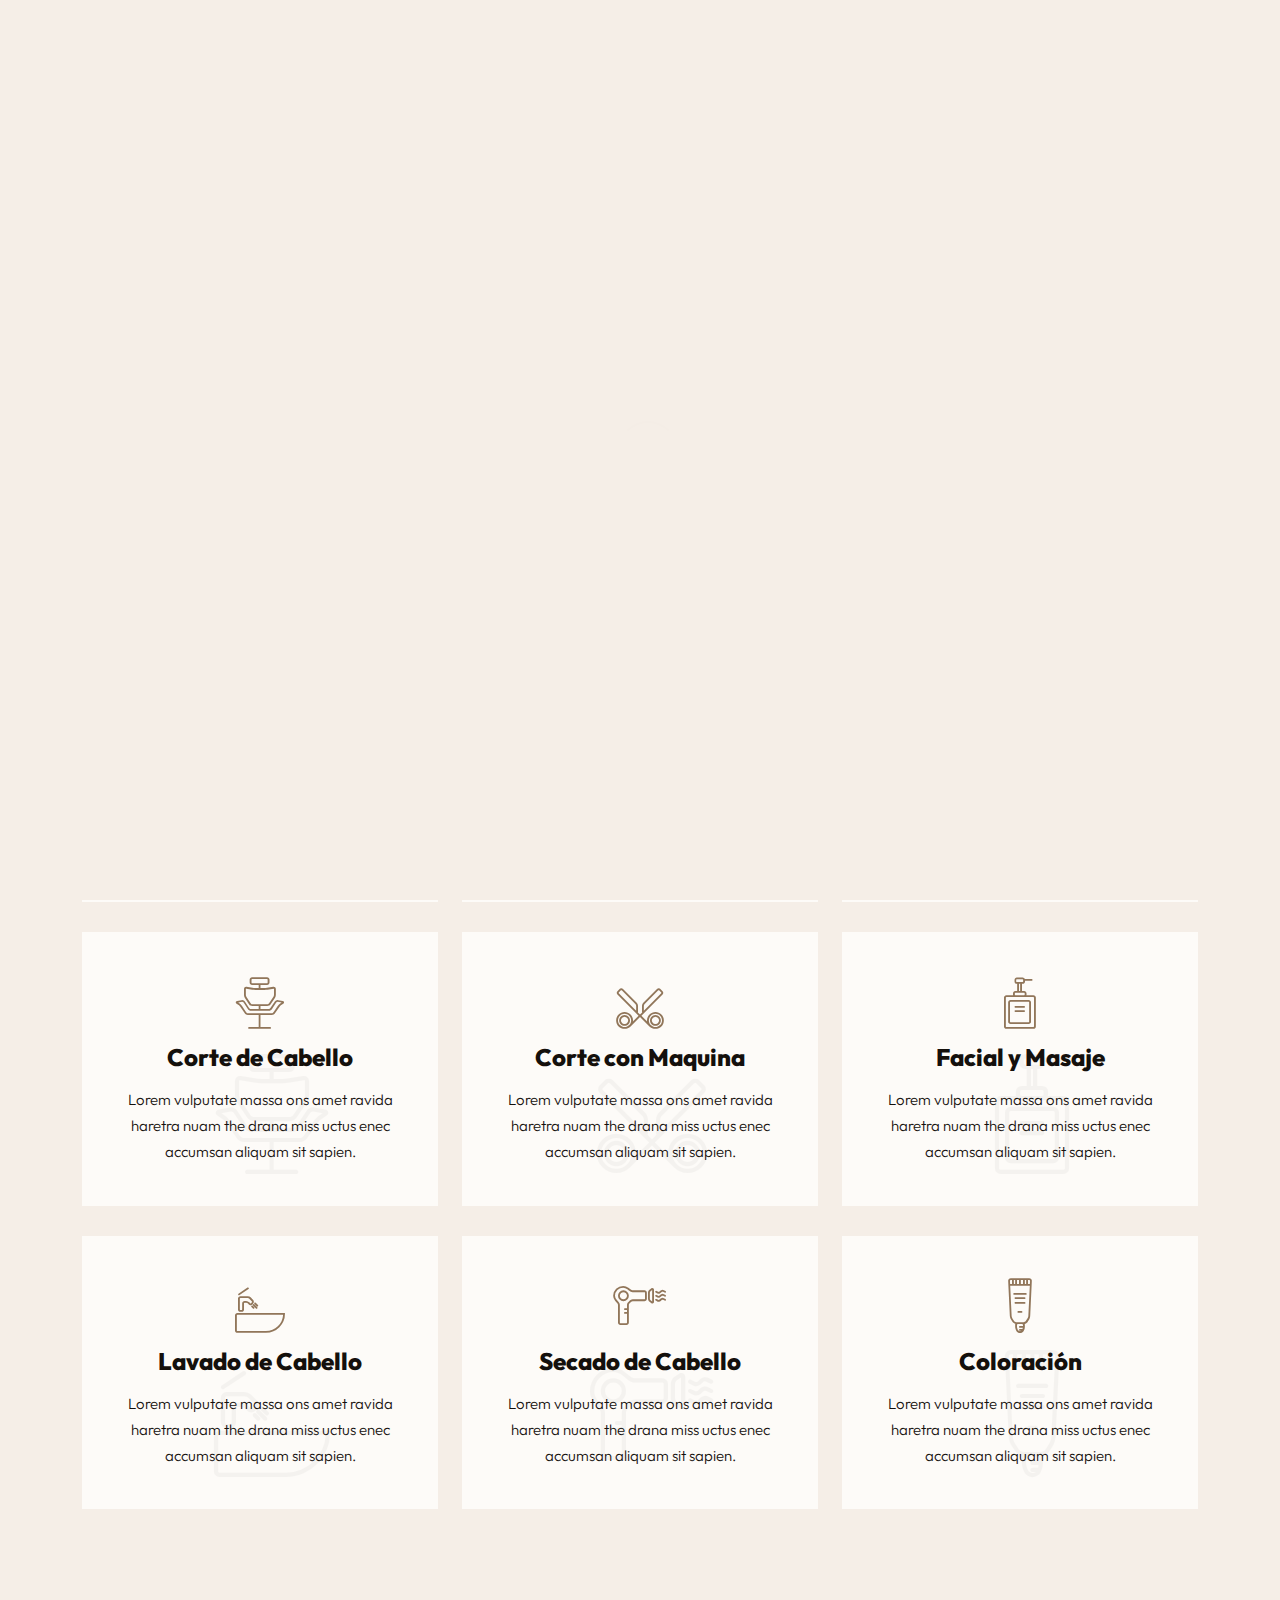
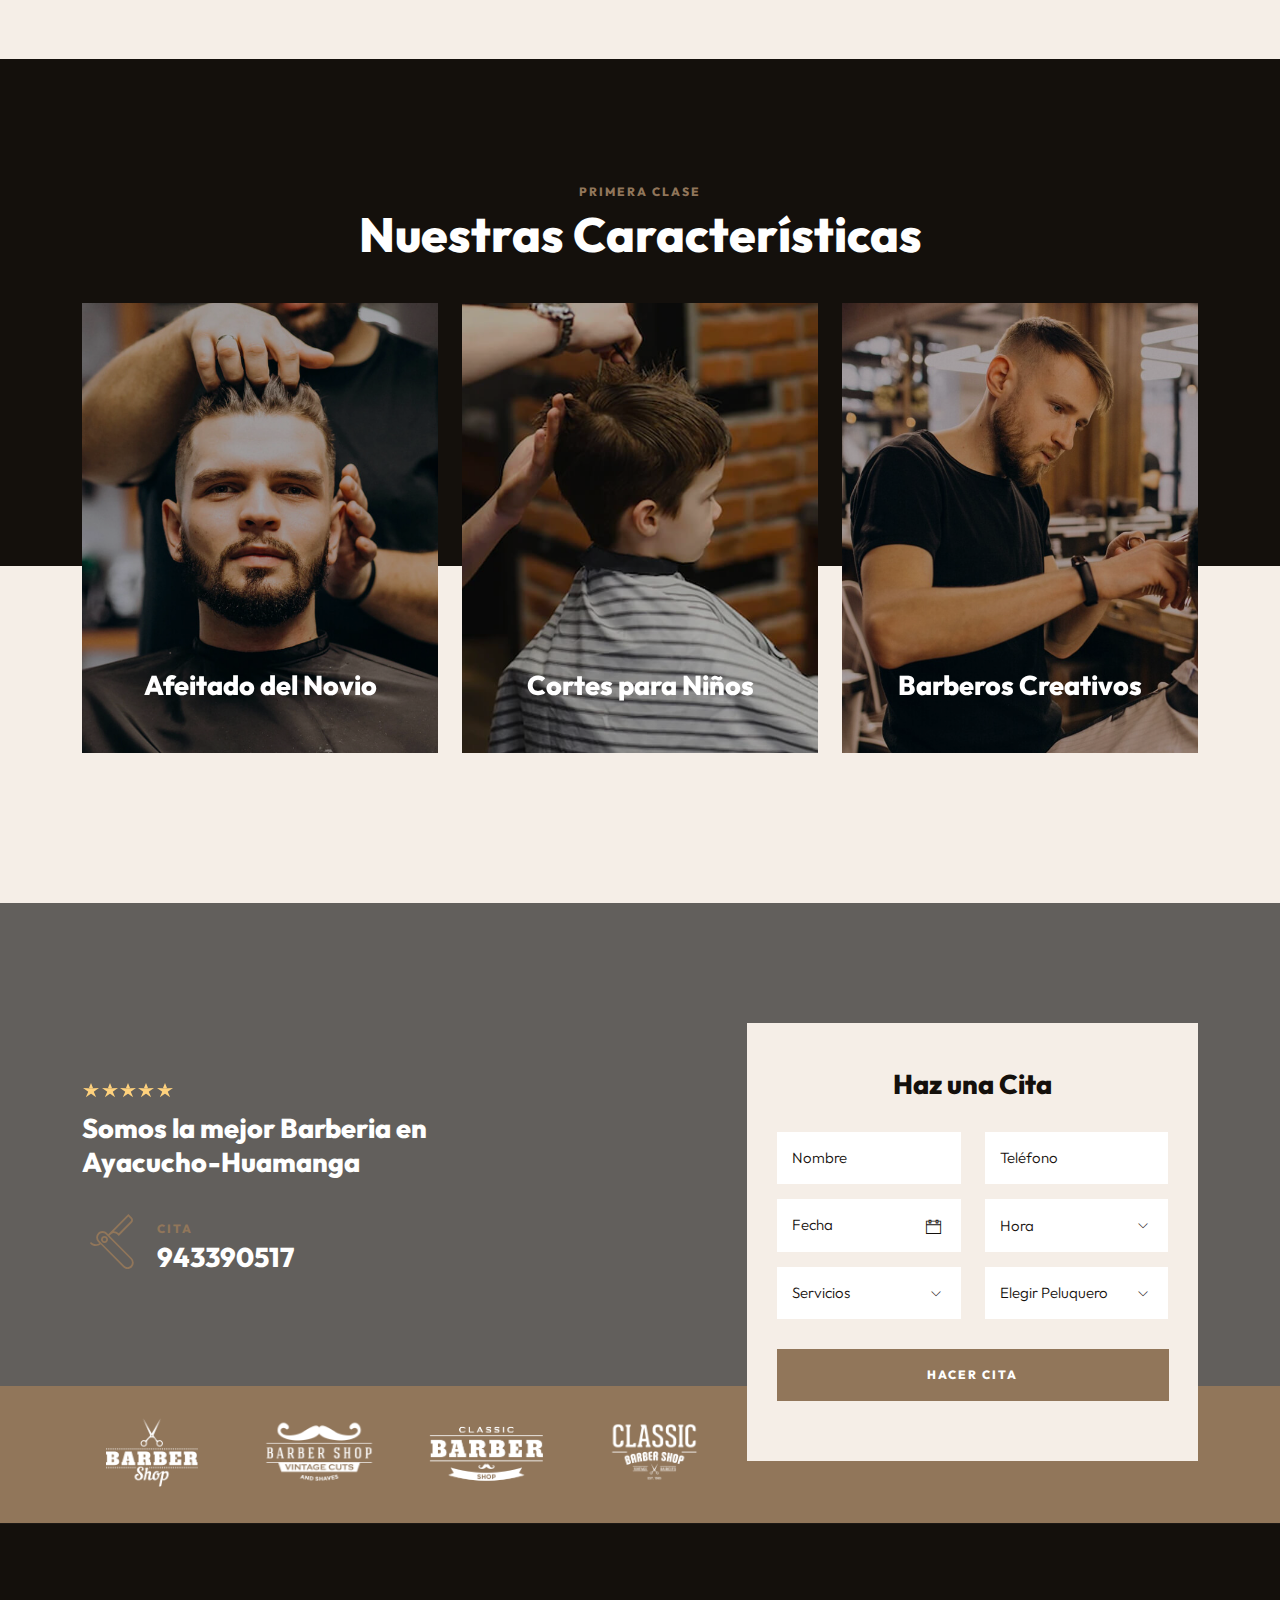
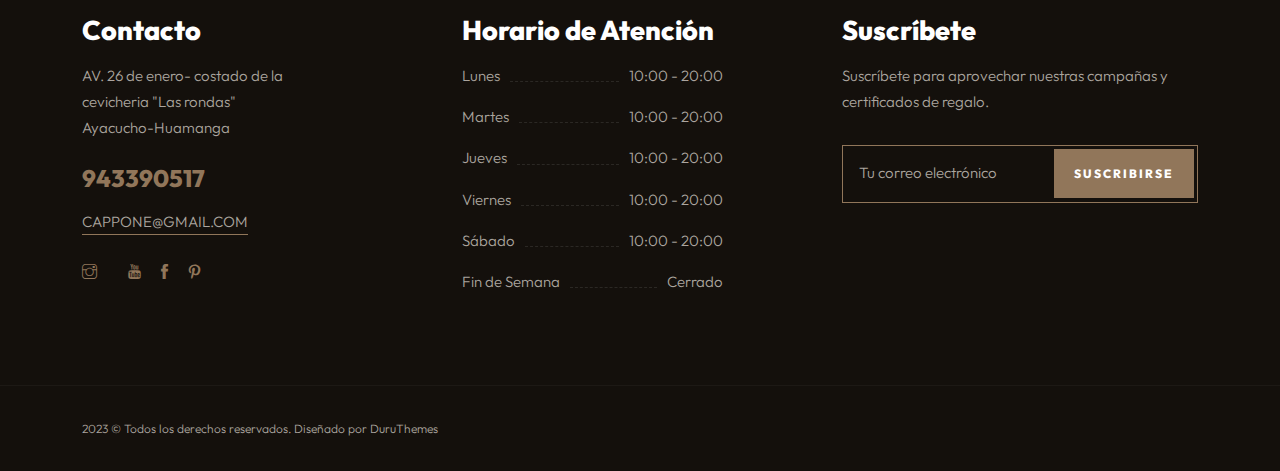
<file: duruthemes.com/demo/html/perukar/multipage-slideshow/services.html>
<!DOCTYPE html>
<html lang="zxx">

<!-- Mirrored from duruthemes.com/demo/html/perukar/multipage-slideshow/services.html by HTTrack Website Copier/3.x [XR&CO'2014], Thu, 22 Aug 2024 17:12:36 GMT -->
<head>
    <meta charset="utf-8">
    <meta http-equiv="X-UA-Compatible" content="IE=edge" />
    <meta name="viewport" content="width=device-width, initial-scale=1, maximum-scale=1" />
    <title>Perukar Barber Shop</title>
    <link rel="shortcut icon" href="img/favicon.png" />
    <link rel="stylesheet" href="https://fonts.googleapis.com/css2?family=Outfit:wght@300;400;500;600;700;800;900&amp;display=swap">
    <link rel="stylesheet" href="css/plugins.css" />
    <link rel="stylesheet" href="css/style.css" />
</head>
<body>
    <!-- Preloader -->
    <div class="preloader-bg"></div>
    <div id="preloader">
        <div id="preloader-status">
            <div class="preloader-position loader"> <span></span> </div>
        </div>
    </div>
    <!-- Progress scroll totop -->
    <div class="progress-wrap cursor-pointer">
        <svg class="progress-circle svg-content" width="100%" height="100%" viewBox="-1 -1 102 102">
            <path d="M50,1 a49,49 0 0,1 0,98 a49,49 0 0,1 0,-98" />
        </svg>
    </div>
    <!-- Navbar -->
    <nav class="navbar navbar-expand-lg">
        <div class="container">
            <!-- Logo -->
            <div class="logo-wrapper">
                <a class="logo" href="index.html"> <img src="img/logo.png" class="logo-img" alt=""> </a>
                <!-- <a class="logo" href="index.html"> <h2>Perukar <span>Barber Shop</span></h2> </a> -->
            </div>
            <!-- Button -->
            <button class="navbar-toggler" type="button" data-bs-toggle="collapse" data-bs-target="#navbar" aria-controls="navbar" aria-expanded="false" aria-label="Toggle navigation"> <span class="navbar-toggler-icon"><i class="ti-menu"></i></span> </button>
            <!-- Menu -->
            <div class="collapse navbar-collapse" id="navbar">
                <ul class="navbar-nav ms-auto">
                    <li class="nav-item"><a class="nav-link" href="index.html">INICIO</a></li>
                    <li class="nav-item"><a class="nav-link" href="about.html">NOSOTROS</a></li>
                    <li class="nav-item"><a class="nav-link active" href="services.html">Servicios</a></li>
                    <li class="nav-item"><a class="nav-link" href="pricing.html">Precios</a></li>
                    
                 
                    <li class="nav-item"><a class="nav-link" href="contact.html">Contact</a></li>
                </ul>
            </div>
        </div>
    </nav>
    <!-- Header Banner -->
    <div class="banner-header valign bg-img bg-fixed" data-overlay-dark="4" data-background="img/slider/4.jpg">
        <div class="container">
            <div class="row">
                <div class="col-md-12 text-center caption mt-60">
                    <h5>¿Qué Hacemos?</h5>
                    <h1>Nuestros Servicios</h1>
                </div>
            </div>
        </div>
    </div>
    <!-- Services -->
    <section class="services-1 section-padding">
        <div class="container">
            <div class="row">
                <div class="col-md-4">
                    <div class="item">
                        <a href="services-page.html"> <span class="icon icon-icon-1-1"></span>
                            <h5>Recorte de Bigote</h5>
                            <p>Lorem vulputate massa ons amet ravida haretra nuam the drana miss uctus enec accumsan aliquam sit sapien.</p>
                            <div class="shape"> <span class="icon icon-icon-1-1"></span> </div>
                        </a>
                    </div>
                </div>
                <div class="col-md-4">
                    <div class="item">
                        <a href="services-page.html"> <span class="icon icon-icon-1-9"></span>
                            <h5>Afeitado Facial</h5>
                            <p>Lorem vulputate massa ons amet ravida haretra nuam the drana miss uctus enec accumsan aliquam sit sapien.</p>
                            <div class="shape"> <span class="icon icon-icon-1-9"></span> </div>
                        </a>
                    </div>
                </div>
                <div class="col-md-4">
                    <div class="item">
                        <a href="services-page.html"> <span class="icon icon-icon-1-3"></span>
                            <h5>Recorte de Barba</h5>
                            <p>Lorem vulputate massa ons amet ravida haretra nuam the drana miss uctus enec accumsan aliquam sit sapien.</p>
                            <div class="shape"> <span class="icon icon-icon-1-3"></span> </div>
                        </a>
                    </div>
                </div>
                <div class="col-md-4">
                    <div class="item">
                        <a href="services-page.html"> <span class="icon icon-icon-1-2"></span>
                            <h5>Corte de Cabello</h5>
                            <p>Lorem vulputate massa ons amet ravida haretra nuam the drana miss uctus enec accumsan aliquam sit sapien.</p>
                            <div class="shape"> <span class="icon icon-icon-1-2"></span> </div>
                        </a>
                    </div>
                </div>
                <div class="col-md-4">
                    <div class="item">
                        <a href="services-page.html"> <span class="icon icon-icon-1-6"></span>
                            <h5>Corte con Maquina</h5>
                            <p>Lorem vulputate massa ons amet ravida haretra nuam the drana miss uctus enec accumsan aliquam sit sapien.</p>
                            <div class="shape"> <span class="icon icon-icon-1-6"></span> </div>
                        </a>
                    </div>
                </div>
                <div class="col-md-4">
                    <div class="item">
                        <a href="services-page.html"> <span class="icon icon-icon-1-8"></span>
                            <h5>Facial y Masaje</h5>
                            <p>Lorem vulputate massa ons amet ravida haretra nuam the drana miss uctus enec accumsan aliquam sit sapien.</p>
                            <div class="shape"> <span class="icon icon-icon-1-8"></span> </div>
                        </a>
                    </div>
                </div>
                <div class="col-md-4">
                    <div class="item">
                        <a href="services-page.html"> <span class="icon icon-icon-1-4"></span>
                            <h5>Lavado de Cabello</h5>
                            <p>Lorem vulputate massa ons amet ravida haretra nuam the drana miss uctus enec accumsan aliquam sit sapien.</p>
                            <div class="shape"> <span class="icon icon-icon-1-4"></span> </div>
                        </a>
                    </div>
                </div>
                <div class="col-md-4">
                    <div class="item">
                        <a href="services-page.html"> <span class="icon icon-icon-1-18"></span>
                            <h5>Secado de Cabello</h5>
                            <p>Lorem vulputate massa ons amet ravida haretra nuam the drana miss uctus enec accumsan aliquam sit sapien.</p>
                            <div class="shape"> <span class="icon icon-icon-1-18"></span> </div>
                        </a>
                    </div>
                </div>
                <div class="col-md-4">
                    <div class="item">
                        <a href="services-page.html"> <span class="icon icon-icon-1-10"></span>
                            <h5>Coloración</h5>
                            <p>Lorem vulputate massa ons amet ravida haretra nuam the drana miss uctus enec accumsan aliquam sit sapien.</p>
                            <div class="shape"> <span class="icon icon-icon-1-10"></span> </div>
                        </a>
                    </div>
                </div>
            </div>
        </div>
    </section>
    

    <!-- First Class Services -->
  <div class="first-class-services section-padding">
    <div class="container">
        <div class="row">
            <div class="col-md-12">
                <div class="section-head text-center">
                    <div class="section-subtitle">Primera Clase</div>
                    <div class="section-title white">Nuestras Características</div>
                </div>
            </div>
        </div>
        <div class="row">
            <div class="col-md-4">
                <div class="square-flip">
                    <div class="square bg-img" data-background="img/barber.jpg">
                        <div class="square-container d-flex align-items-end justify-content-end">
                            <div class="box-title">
                                <h4>Afeitado del Novio</h4>
                            </div>
                        </div>
                        <div class="flip-overlay"></div>
                    </div>
                    <div class="square2">
                        <div class="square-container2">
                            <h4>Afeitado del Novio</h4>
                            <p><i>Lorem nisl miss nestibulum nec odio duru the aucan ula orci varius natoque enatau manis dis arturient monte miss morbine.</i></p>
                            <a href="#0" class="button-2 mt-15">Cita<span></span></a>
                        </div>
                    </div>
                </div>
            </div>
            <div class="col-md-4">
                <div class="square-flip">
                    <div class="square bg-img" data-background="img/kids.jpg">
                        <div class="square-container d-flex align-items-end justify-content-end">
                            <div class="box-title">
                                <h4>Cortes para Niños</h4>
                            </div>
                        </div>
                        <div class="flip-overlay"></div>
                    </div>
                    <div class="square2">
                        <div class="square-container2">
                            <h4>Cortes para Niños</h4>
                            <p><i>Lorem nisl miss nestibulum nec odio duru the aucan ula orci varius natoque enatau manis dis arturient monte miss morbine.</i></p>
                            <a href="#0" class="button-2 mt-15">Cita<span></span></a>
                        </div>
                    </div>
                </div>
            </div>
            <div class="col-md-4">
                <div class="square-flip">
                    <div class="square bg-img" data-background="img/team/b3.jpg">
                        <div class="square-container d-flex align-items-end justify-content-end">
                            <div class="box-title">
                                <h4>Barberos Creativos</h4>
                            </div>
                        </div>
                        <div class="flip-overlay"></div>
                    </div>
                    <div class="square2">
                        <div class="square-container2">
                            <h4>Barberos Creativos</h4>
                            <p><i>Lorem nisl miss nestibulum nec odio duru the aucan ula orci varius natoque enatau manis dis arturient monte miss morbine.</i></p>
                            <a href="#0" class="button-2 mt-15">Nuestro Equipo<span></span></a>
                        </div>
                    </div>
                </div>
            </div>
        </div>
    </div>
</div>

    <!-- Appointment Form -->
    <section class="testimonials">
        <div class="background bg-img bg-fixed section-padding pb-0" data-background="img/slider/20.jpg" data-overlay-dark="6">
            <div class="container">
                <div class="row">
                    <!-- Cita de la peluquería -->
                    <div class="col-md-5 mb-30 mt-60">
                        <p class="mb-0"><i class="star-rating"></i><i class="star-rating"></i><i class="star-rating"></i><i class="star-rating"></i><i class="star-rating"></i></p>
                        <h5>Somos la mejor Barberia en Ayacucho-Huamanga</h5>
                        <div class="reservations mb-10">
                            <div class="icon color-1"><span class="icon-icon-1-1"></span></div>
                            <div class="text">
                                <p class="color-1">Cita</p> <a class="color-1" href="tel:855-100-4444">943390517</a>
                            </div>
                        </div>
                    </div>
                    <!-- Formulario de citas -->
                    <div class="col-md-5 offset-md-2">
                        <div class="booking-box">
                            <div class="head-box text-center">
                                <h4>Haz una Cita</h4>
                            </div>
                            <div class="booking-inner clearfix">
                                <form class="form1 clearfix">
                                    <div class="row">
                                        <div class="col-md-6">
                                            <div class="input1_wrapper">
                                                <label>Nombre</label>
                                                <div class="input2_inner">
                                                    <input type="text" class="form-control input" placeholder="Nombre" required>
                                                </div>
                                            </div>
                                        </div>
                                        <div class="col-md-6">
                                            <div class="input1_wrapper">
                                                <label>Teléfono</label>
                                                <div class="input2_inner">
                                                    <input type="text" class="form-control input" placeholder="Teléfono" required>
                                                </div>
                                            </div>
                                        </div>
                                        <div class="col-md-6">
                                            <div class="input1_wrapper">
                                                <label>Fecha</label>
                                                <div class="input1_inner">
                                                    <input type="text" class="form-control input datepicker" placeholder="Fecha" required>
                                                </div>
                                            </div>
                                        </div>
                                        <div class="col-md-6">
                                            <div class="select1_wrapper">
                                                <label>Hora</label>
                                                <div class="select1_inner">
                                                    <select class="select2 select" style="width: 100%">
                                                        <option value="0">Hora</option>
                                                        <option value="1">10:00 am</option>
                                                        <option value="2">11:00 am</option>
                                                        <option value="3">12:00 pm</option>
                                                        <option value="4">14:00 pm</option>
                                                        <option value="5">16:00 pm</option>
                                                        <option value="6">18:00 pm</option>
                                                        <option value="7">20:00 pm</option>
                                                    </select>
                                                </div>
                                            </div>
                                        </div>
                                        <div class="col-md-6">
                                            <div class="select1_wrapper">
                                                <label>Servicios</label>
                                                <div class="select1_inner">
                                                    <select class="select2 select" style="width: 100%">
                                                        <option value="0">Servicios</option>
                                                        <option value="0">Estilización de Cabello</option>
                                                        <option value="1">Mascarilla Facial</option>
                                                        <option value="2">Afeitado</option>
                                                        <option value="3">Recorte de Barba</option>
                                                        <option value="4">Lavado de Cabello</option>
                                                    </select>
                                                </div>
                                            </div>
                                        </div>
                                        <div class="col-md-6">
                                            <div class="select1_wrapper">
                                                <label>Elegir Peluquero</label>
                                                <div class="select1_inner">
                                                    <select class="select2 select" style="width: 100%">
                                                        <option value="0">Elegir Peluquero</option>
                                                        <option value="0">Philip</option>
                                                        <option value="1">Stephen</option>
                                                        <option value="2">Dennis</option>
                                                        <option value="3">Helen</option>
                                                    </select>
                                                </div>
                                            </div>
                                        </div>
                                        <div class="col-md-12">
                                            <button type="submit" class="btn-form1-submit mt-15">Hacer Cita</button>
                                        </div>
                                    </div>
                                </form>
                            </div>
                        </div>
                    </div>
                </div>
            </div>
        </div>
    </section>
    
    <!-- Clients -->
    <section class="clients">
        <div class="container">
            <div class="row">
                <div class="col-md-7">
                    <div class="owl-carousel owl-theme">
                        <div class="clients-logo">
                            <a href="#0"><img src="img/clients/2.png" alt="Logo del Cliente"></a>
                        </div>
                        <div class="clients-logo">
                            <a href="#0"><img src="img/clients/3.png" alt="Logo del Cliente"></a>
                        </div>
                        <div class="clients-logo">
                            <a href="#0"><img src="img/clients/4.png" alt="Logo del Cliente"></a>
                        </div>
                        <div class="clients-logo">
                            <a href="#0"><img src="img/clients/5.png" alt="Logo del Cliente"></a>
                        </div>
                        <div class="clients-logo">
                            <a href="#0"><img src="img/clients/6.png" alt="Logo del Cliente"></a>
                        </div>
                    </div>
                </div>
            </div>
        </div>
    </section>
    

    <!-- Footer -->
    <footer class="footer">
        <div class="footer-top">
            <div class="container">
                <div class="row">
                    <div class="col-md-3">
                        <div class="footer-column footer-contact">
                            <h3 class="footer-title">Contacto</h3>
                            <p class="footer-contact-text">AV. 26 de enero- costado de la cevicheria "Las rondas"
                                <br>Ayacucho-Huamanga
                            </p>
                            <div class="footer-contact-info">
                                <p class="footer-contact-phone">943390517</p>
                                <p class="footer-contact-mail">CAPPONE@GMAIL.COM</p>
                            </div>
                            <div class="footer-about-social-list">
                                <a href="https://www.instagram.com/capone_barberia/"><i class="ti-instagram"></i></a>
                                <a href="https://www.tiktok.com/@Mundobarber"><i class="ti-Tik Tok"></i></a>
                                <a href="https://www.youtube.com/@Mundobarber"><i class="ti-youtube"></i></a>
                                <a href="https://www.facebook.com/capponebarberstudio?locale=es_LA"><i class="ti-facebook"></i></a>
                                <a href="#"><i class="ti-pinterest"></i></a>
                            </div>
                        </div>
                    </div>
                    <div class="col-md-3 offset-md-1">
                        <div class="item opening">
                            <h3 class="footer-title">Horario de Atención</h3>
                            <ul>
                                <li>
                                    <div class="tit">Lunes</div>
                                    <div class="dots"></div> <span>10:00 - 20:00</span>
                                </li>
                                <li>
                                    <div class="tit">Martes</div>
                                    <div class="dots"></div> <span>10:00 - 20:00</span>
                                </li>
                                <li>
                                    <div class="tit">Jueves</div>
                                    <div class="dots"></div> <span>10:00 - 20:00</span>
                                </li>
                                <li>
                                    <div class="tit">Viernes</div>
                                    <div class="dots"></div> <span>10:00 - 20:00</span>
                                </li>
                                <li>
                                    <div class="tit">Sábado</div>
                                    <div class="dots"></div> <span>10:00 - 20:00</span>
                                </li>
                                <li>
                                    <div class="tit">Fin de Semana</div>
                                    <div class="dots"></div> <span>Cerrado</span>
                                </li>
                            </ul>
                        </div>
                    </div>
                    <div class="col-md-4 offset-md-1">
                        <div class="footer-column footer-explore clearfix">
                            <h3 class="footer-title">Suscríbete</h3>
                            <div class="row subscribe">
                                <div class="col-md-12">
                                    <p>Suscríbete para aprovechar nuestras campañas y certificados de regalo.</p>
                                    <form>
                                        <input type="text" name="search" placeholder="Tu correo electrónico" required>
                                        <button>Suscribirse</button>
                                    </form>
                                </div>
                            </div>
                        </div>
                    </div>
                </div>
            </div>
        </div>
        <div class="footer-bottom">
            <div class="container">
                <div class="row">
                    <div class="col-md-12">
                        <div class="footer-bottom-inner">
                            <p class="footer-bottom-copy-right">2023 © Todos los derechos reservados. Diseñado por <a href="https://1.envato.market/DuruThemes" target="_blank">DuruThemes</a></p>
                        </div>
                    </div>
                </div>
            </div>
        </div>
    </footer>
    
    <!-- jQuery -->
    <script src="js/jquery-3.6.3.min.js"></script>
    <script src="js/jquery-migrate-3.0.0.min.js"></script>
    <script src="js/modernizr-2.6.2.min.js"></script>
    <script src="js/imagesloaded.pkgd.min.js"></script>
    <script src="js/jquery.isotope.v3.0.2.js"></script>
    
    <script src="js/popper.min.js"></script>
    <script src="js/bootstrap.min.js"></script>
    <script src="js/scrollIt.min.js"></script>
    <script src="js/jquery.waypoints.min.js"></script>
    <script src="js/owl.carousel.min.js"></script>
    <script src="js/jquery.stellar.min.js"></script>
    <script src="js/jquery.magnific-popup.js"></script>
    <script src="js/YouTubePopUp.js"></script>
    <script src="js/select2.js"></script>
    <script src="js/datepicker.js"></script>
    <script src="js/smooth-scroll.min.js"></script>
    <script src="js/custom.js"></script>
</body>


<!-- Mirrored from duruthemes.com/demo/html/perukar/multipage-slideshow/services.html by HTTrack Website Copier/3.x [XR&CO'2014], Thu, 22 Aug 2024 17:12:36 GMT -->
</html>
</file>
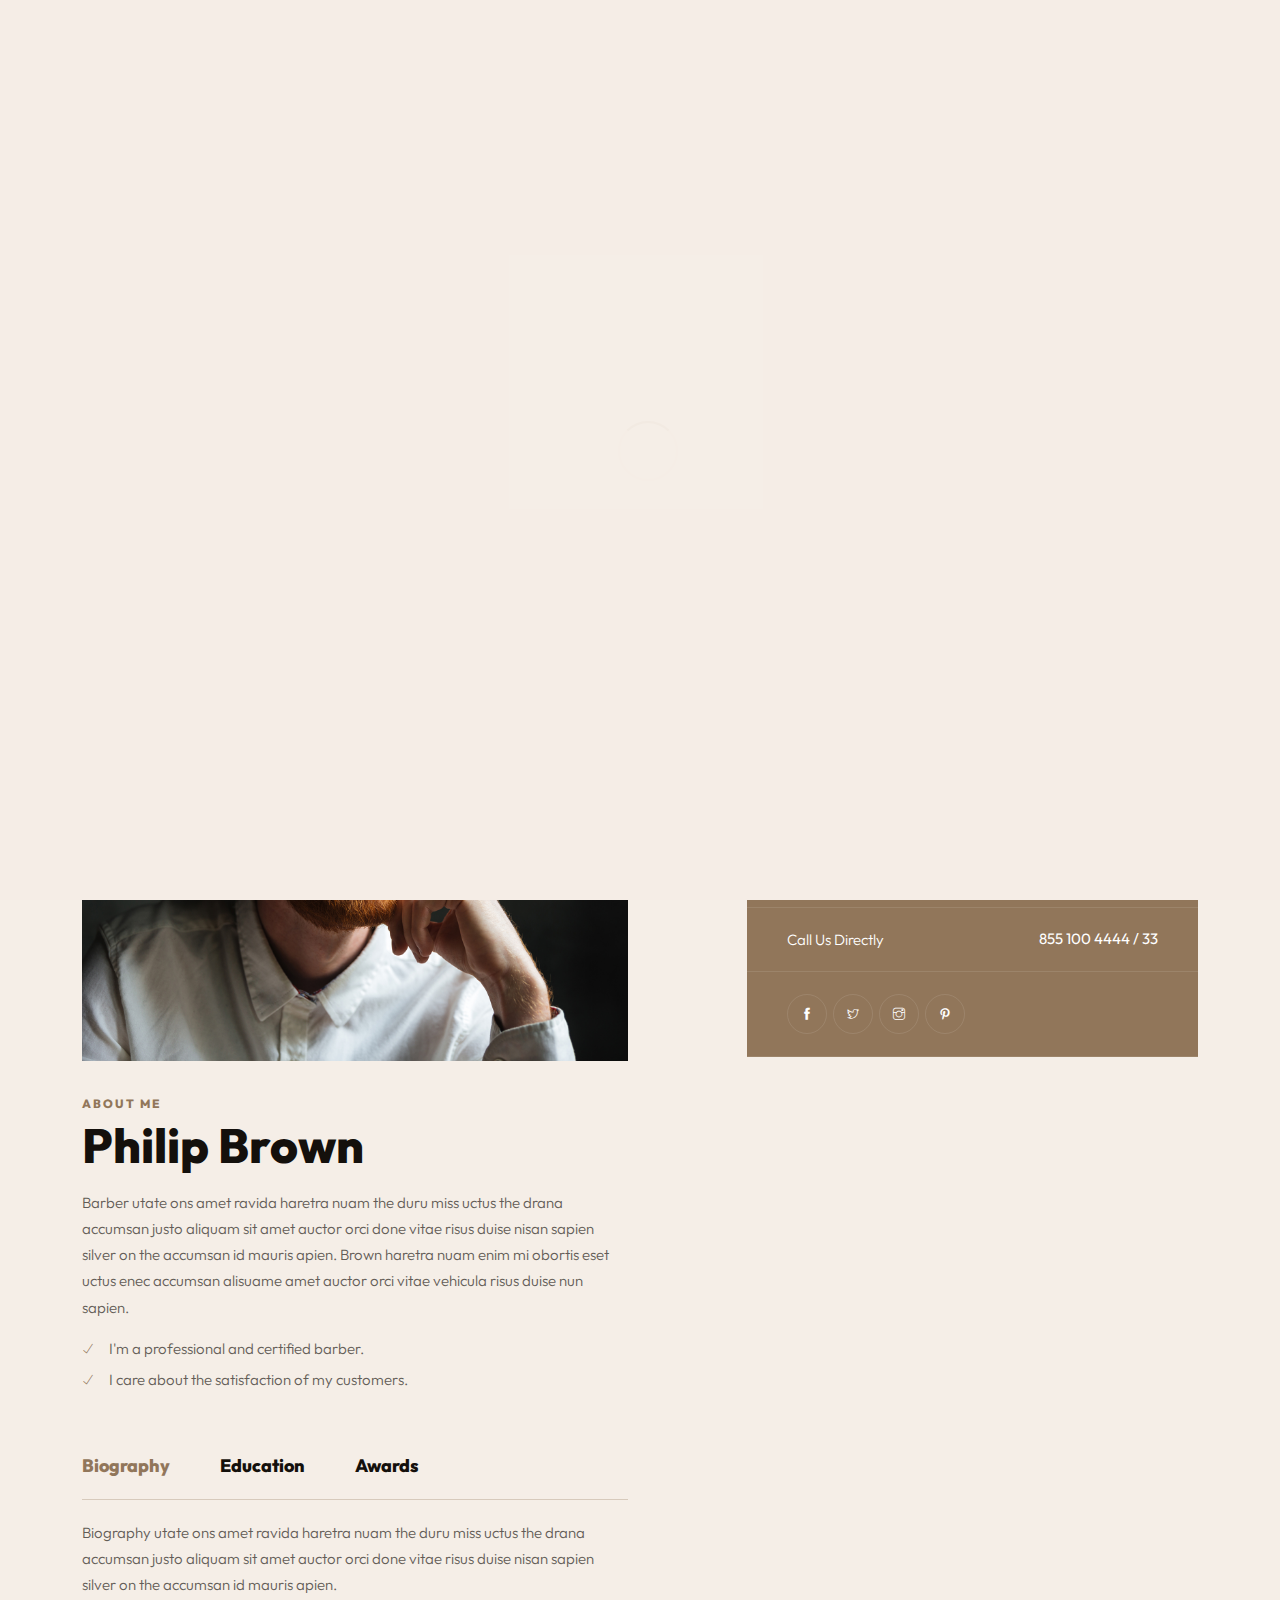
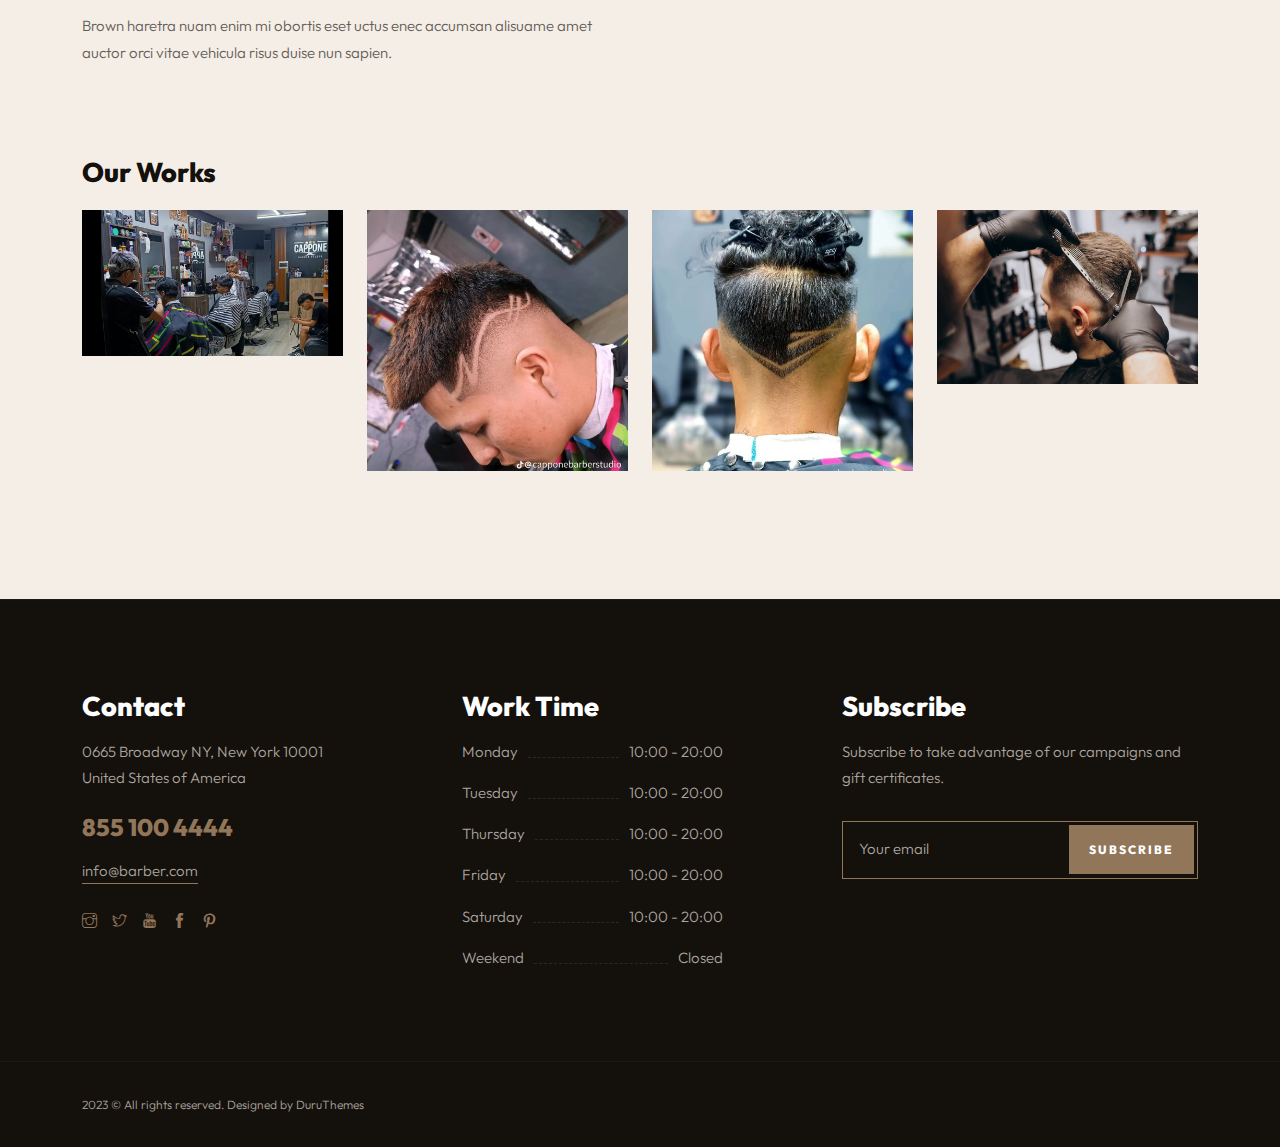
<file: duruthemes.com/demo/html/perukar/multipage-slideshow/team-details.html>
<!DOCTYPE html>
<html lang="zxx">

<!-- Mirrored from duruthemes.com/demo/html/perukar/multipage-slideshow/team-details.html by HTTrack Website Copier/3.x [XR&CO'2014], Thu, 22 Aug 2024 17:12:41 GMT -->
<head>
    <meta charset="utf-8">
    <meta http-equiv="X-UA-Compatible" content="IE=edge" />
    <meta name="viewport" content="width=device-width, initial-scale=1, maximum-scale=1" />
    <title>Perukar Barber Shop</title>
    <link rel="shortcut icon" href="img/favicon.png" />
    <link rel="stylesheet" href="https://fonts.googleapis.com/css2?family=Outfit:wght@300;400;500;600;700;800;900&amp;display=swap">
    <link rel="stylesheet" href="css/plugins.css" />
    <link rel="stylesheet" href="css/style.css" />
</head>
<body>
    <!-- Preloader -->
    <div class="preloader-bg"></div>
    <div id="preloader">
        <div id="preloader-status">
            <div class="preloader-position loader"> <span></span> </div>
        </div>
    </div>
    <!-- Progress scroll totop -->
    <div class="progress-wrap cursor-pointer">
        <svg class="progress-circle svg-content" width="100%" height="100%" viewBox="-1 -1 102 102">
            <path d="M50,1 a49,49 0 0,1 0,98 a49,49 0 0,1 0,-98" />
        </svg>
    </div>
    <!-- Navbar -->
    <nav class="navbar navbar-expand-lg">
        <div class="container">
            <!-- Logo -->
            <div class="logo-wrapper">
                <a class="logo" href="index.html"> <img src="img/logo.png" class="logo-img" alt=""> </a>
                <!-- <a class="logo" href="index.html"> <h2>Perukar <span>Barber Shop</span></h2> </a> -->
            </div>
            <!-- Button -->
            <button class="navbar-toggler" type="button" data-bs-toggle="collapse" data-bs-target="#navbar" aria-controls="navbar" aria-expanded="false" aria-label="Toggle navigation"> <span class="navbar-toggler-icon"><i class="ti-menu"></i></span> </button>
            <!-- Menu -->
            <div class="collapse navbar-collapse" id="navbar">
                <ul class="navbar-nav ms-auto">
                    <li class="nav-item"><a class="nav-link" href="index.html">Home</a></li>
                    <li class="nav-item"><a class="nav-link" href="about.html">About</a></li>
                    <li class="nav-item"><a class="nav-link" href="services.html">Services</a></li>
                    <li class="nav-item"><a class="nav-link" href="pricing.html">Pricing</a></li>
                    <li class="nav-item dropdown"> <a class="nav-link active dropdown-toggle" href="#" role="button" data-bs-toggle="dropdown" data-bs-auto-close="outside" aria-expanded="false">Pages <i class="ti-angle-down"></i></a>
                        <ul class="dropdown-menu">
                            <li><a href="portfolio.html" class="dropdown-item"><span>Portfolio</span></a></li>
                            <li><a href="team.html" class="dropdown-item"><span>Team</span></a></li>
                            <li><a href="faq.html" class="dropdown-item"><span>Faq</span></a></li>
                            <li><a href="services-page.html" class="dropdown-item"><span>Services Page</span></a></li>
                            <li><a href="team-details.html" class="dropdown-item active"><span>Team Details</span></a></li>
                            <li><a href="post.html" class="dropdown-item"><span>Post Single</span></a></li>
                            <li><a href="404.html" class="dropdown-item"><span>404</span></a></li>
                            <li><a href="coming-soon.html" class="dropdown-item"><span>Coming Soon</span></a></li>
                            <li class="dropdown-submenu dropdown"> <a class="dropdown-item dropdown-toggle" data-bs-toggle="dropdown" data-bs-auto-close="outside" aria-expanded="false" href="#"><span>Sub Menu <i class="ti-angle-right"></i></span></a>
                                <ul class="dropdown-menu">
                                    <li><a href="#" class="dropdown-item"><span>Dropdown</span></a></li>
                                    <li><a href="#" class="dropdown-item"><span>Dropdown</span></a></li>
                                </ul>
                            </li>
                        </ul>
                    </li>
                    <li class="nav-item dropdown"> <a class="nav-link dropdown-toggle" href="#" role="button" data-bs-toggle="dropdown" data-bs-auto-close="outside" aria-expanded="false">Blog <i class="ti-angle-down"></i></a>
                        <ul class="dropdown-menu">
                            <li><a href="blog.html" class="dropdown-item"><span>Blog 01</span></a></li>
                            <li><a href="blog2.html" class="dropdown-item"><span>Blog 02</span></a></li>
                            <li><a href="blog3.html" class="dropdown-item"><span>Blog 03</span></a></li>
                        </ul>
                    </li>
                    <li class="nav-item"><a class="nav-link" href="contact.html">Contact</a></li>
                </ul>
            </div>
        </div>
    </nav>
    <!-- Header Banner -->
    <div class="banner-header valign bg-img bg-fixed" data-overlay-dark="4" data-background="img/slider/3.jpg">
        <div class="container">
            <div class="row">
                <div class="col-md-12 text-center caption mt-60">
                    <h5>About Me</h5>
                    <h1>Philip Brown</h1>
                </div>
            </div>
        </div>
    </div>
    <!-- Team Details -->
    <section class="team-box section-padding pb-0">
        <div class="container">
            <div class="row">
                <div class="col-md-6 mb-30"> <img src="img/team/team-detail.jpg" class="img-fluid mb-30" alt="">
                    <div class="section-head mb-20">
                        <div class="section-subtitle">About Me</div>
                        <div class="section-title mb-15">Philip Brown</div>
                        <p>Barber utate ons amet ravida haretra nuam the duru miss uctus the drana accumsan justo aliquam sit amet auctor orci done vitae risus duise nisan sapien silver on the accumsan id mauris apien. Brown haretra nuam enim mi obortis eset uctus enec accumsan alisuame amet auctor orci vitae vehicula risus duise nun sapien.</p>
                        <ul class="about-list list-unstyled mb-30">
                            <li>
                                <div class="about-list-icon"> <span class="ti-check"></span> </div>
                                <div class="about-list-text">
                                    <p>I'm a professional and certified barber.</p>
                                </div>
                            </li>
                            <li>
                                <div class="about-list-icon"> <span class="ti-check"></span> </div>
                                <div class="about-list-text">
                                    <p>I care about the satisfaction of my customers.</p>
                                </div>
                            </li>
                        </ul>
                    </div>
                    <ul class="nav nav-tabs simpl-bord mt-60" id="myTab" role="tablist">
                        <li class="nav-item" role="presentation"> <span class="nav-link active cursor-pointer" id="vision-tab" data-bs-toggle="tab" data-bs-target="#biography">Biography</span> </li>
                        <li class="nav-item" role="presentation"> <span class="nav-link cursor-pointer" id="mission-tab" data-bs-toggle="tab" data-bs-target="#education">Education</span> </li>
                        <li class="nav-item" role="presentation"> <span class="nav-link cursor-pointer" id="mission-tab" data-bs-toggle="tab" data-bs-target="#awards">Awards</span> </li>
                    </ul>
                    <div class="tab-content" id="myTabContent">
                        <div class="tab-pane fade show active" id="biography" role="tabpanel" aria-labelledby="vision-tab">
                            <p>Biography utate ons amet ravida haretra nuam the duru miss uctus the drana accumsan justo aliquam sit amet auctor orci done vitae risus duise nisan sapien silver on the accumsan id mauris apien.</p>
                            <p>Brown haretra nuam enim mi obortis eset uctus enec accumsan alisuame amet auctor orci vitae vehicula risus duise nun sapien.</p>
                        </div>
                        <div class="tab-pane fade" id="education" role="tabpanel" aria-labelledby="mission-tab">
                            <p>Education utate ons amet ravida haretra nuam the duru miss uctus the drana accumsan justo aliquam sit amet auctor orci done vitae risus duise nisan sapien silver on the accumsan id mauris apien.</p>
                            <p>Brown haretra nuam enim mi obortis eset uctus enec accumsan alisuame amet auctor orci vitae vehicula risus duise nun sapien.</p>
                        </div>
                        <div class="tab-pane fade" id="awards" role="tabpanel" aria-labelledby="mission-tab">
                            <p>Awards utate ons amet ravida haretra nuam the duru miss uctus the drana accumsan justo aliquam sit amet auctor orci done vitae risus duise nisan sapien silver on the accumsan id mauris apien.</p>
                            <p>Brown haretra nuam enim mi obortis eset uctus enec accumsan alisuame amet auctor orci vitae vehicula risus duise nun sapien.</p>
                        </div>
                    </div>
                </div>
                <div class="col-md-5 offset-md-1">
                    <div class="wrap">
                        <div class="desc">
                            <div class="section-title mb-15">Contact Me</div>
                            <p>Barber utate ons amet ravida haretra nuam the duru miss uctus the drana accumsan aliquam auctor orci vitae risus in the duise nisan sapien.</p>
                        </div>
                        <div class="cont">
                            <div class="coll">
                                <h6>Email Us Directly</h6>
                            </div>
                            <div class="coll">
                                <h5>philip@barber.com</h5>
                            </div>
                        </div>
                        <div class="cont">
                            <div class="coll">
                                <h6>Call Us Directly</h6>
                            </div>
                            <div class="coll">
                                <h5>855 100 4444 / 33</h5>
                            </div>
                        </div>
                        <div class="cont">
                            <div class="coll">
                                <div class="social-icon"> <a href="index.html"><i class="ti-facebook"></i></a> <a href="index.html"><i class="ti-twitter"></i></a> <a href="index.html"><i class="ti-instagram"></i></a> <a href="index.html"><i class="ti-pinterest"></i></a> </div>
                            </div>
                        </div>
                    </div>
                </div>
            </div>
        </div>
    </section>
    <!-- Image Gallery -->
    <section class="section-padding pt-0">
        <div class="container">
            <div class="row">
                <div class="col-md-12">
                    <h4 class="mb-0">Our Works</h4>
                </div>
            </div>
            <div class="row">
                <div class="col-md-3 gallery-item">
                    <a href="img/slider/3.jpg" title="" class="img-zoom">
                        <div class="gallery-box">
                            <div class="gallery-img"> <img src="img/slider/3.jpg" class="img-fluid mx-auto d-block" alt="work-img"> </div>
                        </div>
                    </a>
                </div>
                <div class="col-md-3 gallery-item">
                    <a href="img/slider/4.jpg" title="" class="img-zoom">
                        <div class="gallery-box">
                            <div class="gallery-img"> <img src="img/slider/4.jpg" class="img-fluid mx-auto d-block" alt="work-img"> </div>
                        </div>
                    </a>
                </div>
                <div class="col-md-3 gallery-item">
                    <a href="img/slider/5.jpg" title="" class="img-zoom">
                        <div class="gallery-box">
                            <div class="gallery-img"> <img src="img/slider/5.jpg" class="img-fluid mx-auto d-block" alt="work-img"> </div>
                        </div>
                    </a>
                </div>
                <div class="col-md-3 gallery-item">
                    <a href="img/slider/14.jpg" title="" class="img-zoom">
                        <div class="gallery-box">
                            <div class="gallery-img"> <img src="img/slider/14.jpg" class="img-fluid mx-auto d-block" alt="work-img"> </div>
                        </div>
                    </a>
                </div>
            </div>
        </div>
    </section>
    <!-- Footer -->
    <footer class="footer">
        <div class="footer-top">
            <div class="container">
                <div class="row">
                    <div class="col-md-3">
                        <div class="footer-column footer-contact">
                            <h3 class="footer-title">Contact</h3>
                            <p class="footer-contact-text">0665 Broadway NY, New York 10001
                                <br>United States of America
                            </p>
                            <div class="footer-contact-info">
                                <p class="footer-contact-phone">855 100 4444</p>
                                <p class="footer-contact-mail">info@barber.com</p>
                            </div>
                            <div class="footer-about-social-list"> <a href="#"><i class="ti-instagram"></i></a> <a href="#"><i class="ti-twitter"></i></a> <a href="#"><i class="ti-youtube"></i></a> <a href="#"><i class="ti-facebook"></i></a> <a href="#"><i class="ti-pinterest"></i></a> </div>
                        </div>
                    </div>
                    <div class="col-md-3 offset-md-1">
                        <div class="item opening">
                            <h3 class="footer-title">Work Time</h3>
                            <ul>
                                <li>
                                    <div class="tit">Monday</div>
                                    <div class="dots"></div> <span>10:00 - 20:00</span>
                                </li>
                                <li>
                                    <div class="tit">Tuesday</div>
                                    <div class="dots"></div> <span>10:00 - 20:00</span>
                                </li>
                                <li>
                                    <div class="tit">Thursday</div>
                                    <div class="dots"></div> <span>10:00 - 20:00</span>
                                </li>
                                <li>
                                    <div class="tit">Friday</div>
                                    <div class="dots"></div> <span>10:00 - 20:00</span>
                                </li>
                                <li>
                                    <div class="tit">Saturday</div>
                                    <div class="dots"></div> <span>10:00 - 20:00</span>
                                </li>
                                <li>
                                    <div class="tit">Weekend</div>
                                    <div class="dots"></div> <span>Closed</span>
                                </li>
                            </ul>
                        </div>
                    </div>
                    <div class="col-md-4 offset-md-1">
                        <div class="footer-column footer-explore clearfix">
                            <h3 class="footer-title">Subscribe</h3>
                            <div class="row subscribe">
                                <div class="col-md-12">
                                    <p>Subscribe to take advantage of our campaigns and gift certificates.</p>
                                    <form>
                                        <input type="text" name="search" placeholder="Your email" required>
                                        <button>Subscribe</button>
                                    </form>
                                </div>
                            </div>
                        </div>
                    </div>
                </div>
            </div>
        </div>
        <div class="footer-bottom">
            <div class="container">
                <div class="row">
                    <div class="col-md-12">
                        <div class="footer-bottom-inner">
                            <p class="footer-bottom-copy-right">2023 © All rights reserved. Designed by <a href="https://1.envato.market/DuruThemes" target="_blank">DuruThemes</a></p>
                        </div>
                    </div>
                </div>
            </div>
        </div>
    </footer>
    <!-- jQuery -->
    <script src="js/jquery-3.6.3.min.js"></script>
    <script src="js/jquery-migrate-3.0.0.min.js"></script>
    <script src="js/modernizr-2.6.2.min.js"></script>
    <script src="js/imagesloaded.pkgd.min.js"></script>
    <script src="js/jquery.isotope.v3.0.2.js"></script>
    
    <script src="js/popper.min.js"></script>
    <script src="js/bootstrap.min.js"></script>
    <script src="js/scrollIt.min.js"></script>
    <script src="js/jquery.waypoints.min.js"></script>
    <script src="js/owl.carousel.min.js"></script>
    <script src="js/jquery.stellar.min.js"></script>
    <script src="js/jquery.magnific-popup.js"></script>
    <script src="js/YouTubePopUp.js"></script>
    <script src="js/select2.js"></script>
    <script src="js/datepicker.js"></script>
    <script src="js/smooth-scroll.min.js"></script>
    <script src="js/custom.js"></script>
</body>

<!-- Mirrored from duruthemes.com/demo/html/perukar/multipage-slideshow/team-details.html by HTTrack Website Copier/3.x [XR&CO'2014], Thu, 22 Aug 2024 17:12:41 GMT -->
</html>
</file>
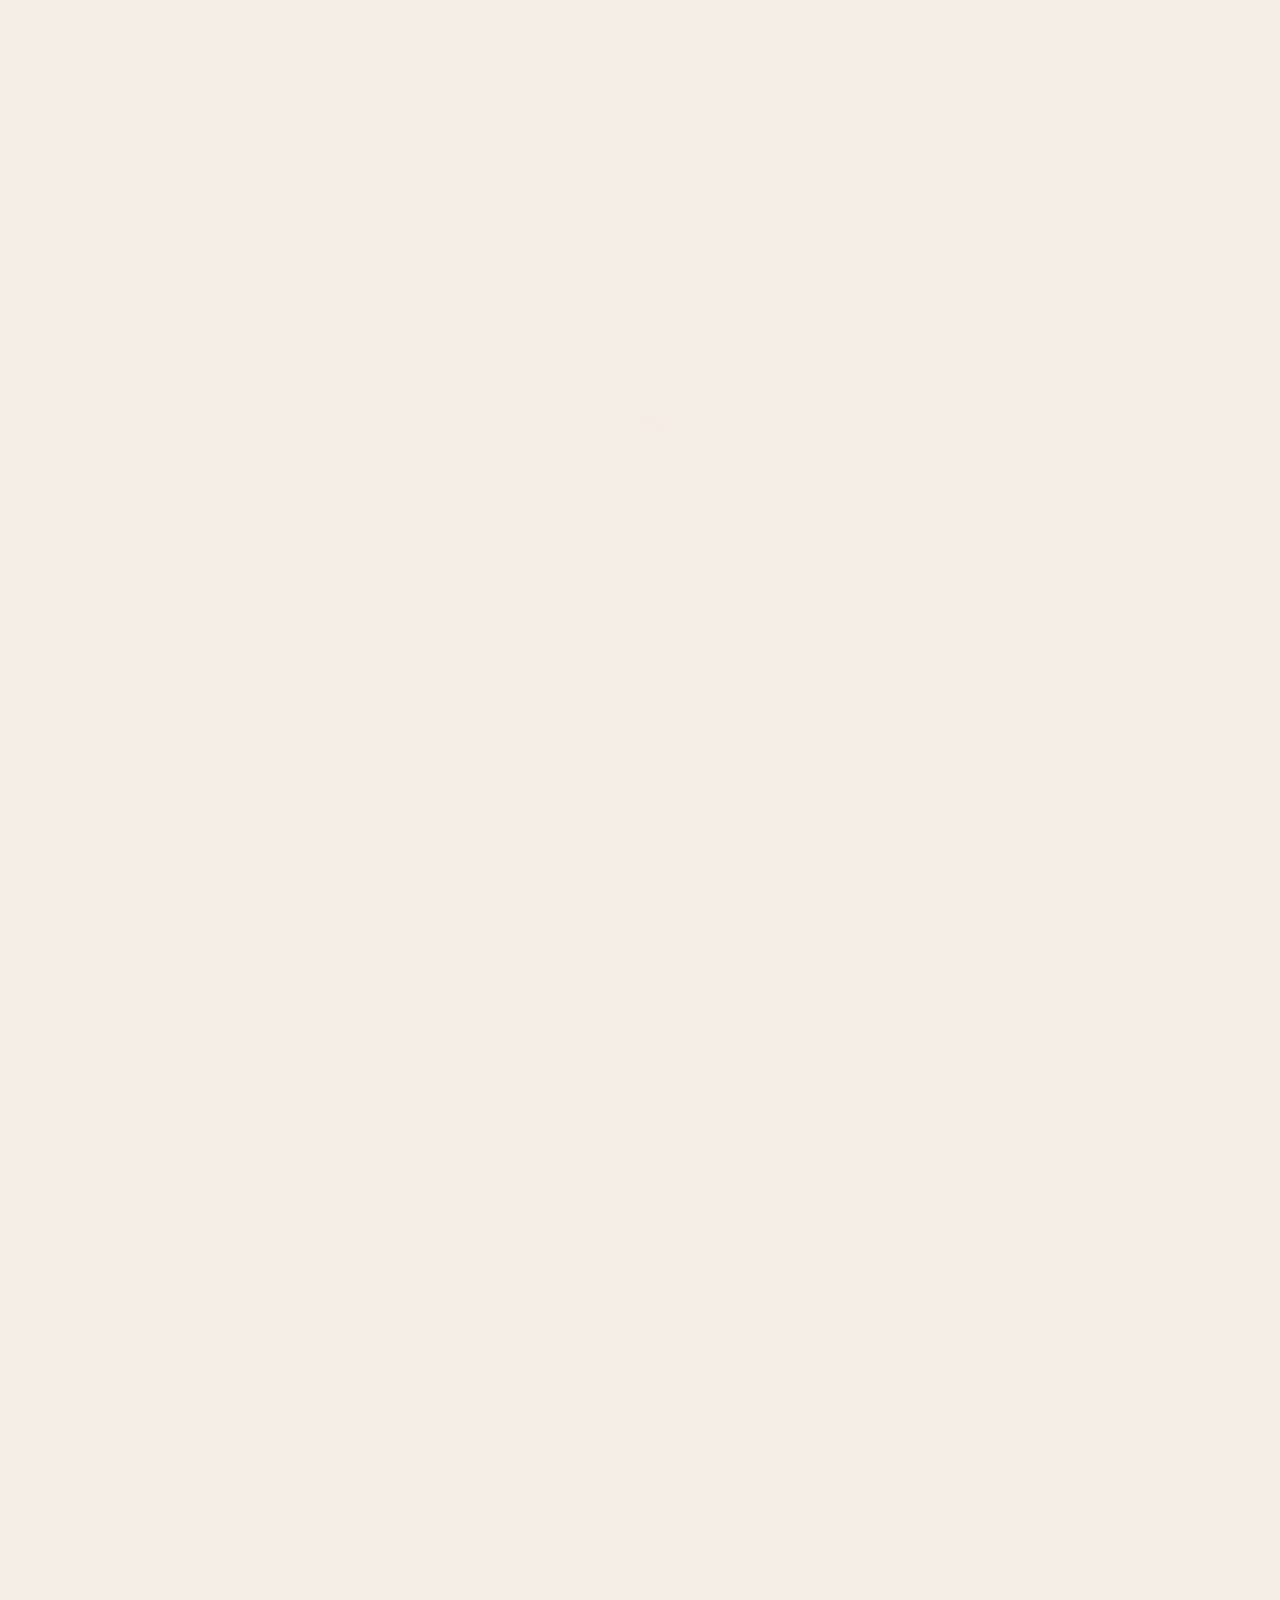
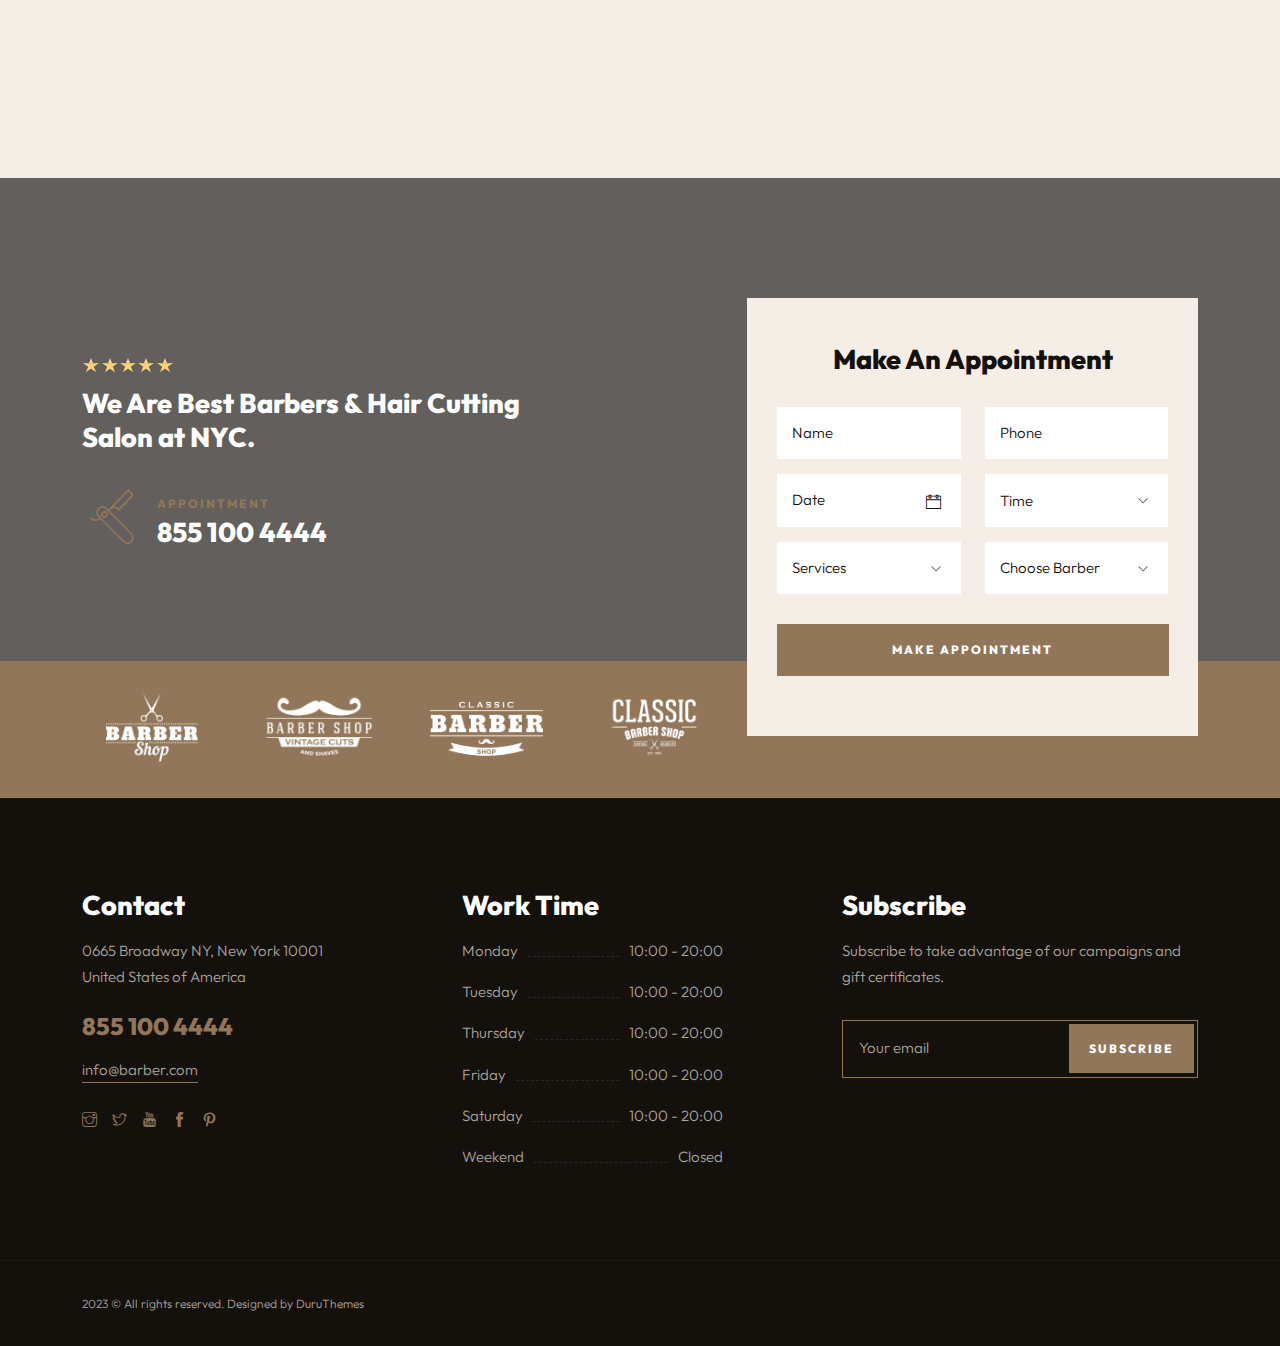
<file: duruthemes.com/demo/html/perukar/multipage-slideshow/team.html>
<!DOCTYPE html>
<html lang="zxx">

<!-- Mirrored from duruthemes.com/demo/html/perukar/multipage-slideshow/team.html by HTTrack Website Copier/3.x [XR&CO'2014], Thu, 22 Aug 2024 17:12:40 GMT -->
<head>
    <meta charset="utf-8">
    <meta http-equiv="X-UA-Compatible" content="IE=edge" />
    <meta name="viewport" content="width=device-width, initial-scale=1, maximum-scale=1" />
    <title>Perukar Barber Shop</title>
    <link rel="shortcut icon" href="img/favicon.png" />
    <link rel="stylesheet" href="https://fonts.googleapis.com/css2?family=Outfit:wght@300;400;500;600;700;800;900&amp;display=swap">
    <link rel="stylesheet" href="css/plugins.css" />
    <link rel="stylesheet" href="css/style.css" />
</head>
<body>
    <!-- Preloader -->
    <div class="preloader-bg"></div>
    <div id="preloader">
        <div id="preloader-status">
            <div class="preloader-position loader"> <span></span> </div>
        </div>
    </div>
    <!-- Progress scroll totop -->
    <div class="progress-wrap cursor-pointer">
        <svg class="progress-circle svg-content" width="100%" height="100%" viewBox="-1 -1 102 102">
            <path d="M50,1 a49,49 0 0,1 0,98 a49,49 0 0,1 0,-98" />
        </svg>
    </div>
    <!-- Navbar -->
    <nav class="navbar navbar-expand-lg">
        <div class="container">
            <!-- Logo -->
            <div class="logo-wrapper">
                <a class="logo" href="index.html"> <img src="img/logo.png" class="logo-img" alt=""> </a>
                <!-- <a class="logo" href="index.html"> <h2>Perukar <span>Barber Shop</span></h2> </a> -->
            </div>
            <!-- Button -->
            <button class="navbar-toggler" type="button" data-bs-toggle="collapse" data-bs-target="#navbar" aria-controls="navbar" aria-expanded="false" aria-label="Toggle navigation"> <span class="navbar-toggler-icon"><i class="ti-menu"></i></span> </button>
            <!-- Menu -->
            <div class="collapse navbar-collapse" id="navbar">
                <ul class="navbar-nav ms-auto">
                    <li class="nav-item"><a class="nav-link" href="index.html">Home</a></li>
                    <li class="nav-item"><a class="nav-link" href="about.html">About</a></li>
                    <li class="nav-item"><a class="nav-link" href="services.html">Services</a></li>
                    <li class="nav-item"><a class="nav-link" href="pricing.html">Pricing</a></li>
                    <li class="nav-item dropdown"> <a class="nav-link active dropdown-toggle" href="#" role="button" data-bs-toggle="dropdown" data-bs-auto-close="outside" aria-expanded="false">Pages <i class="ti-angle-down"></i></a>
                        <ul class="dropdown-menu">
                            <li><a href="portfolio.html" class="dropdown-item"><span>Portfolio</span></a></li>
                            <li><a href="team.html" class="dropdown-item active"><span>Team</span></a></li>
                            <li><a href="faq.html" class="dropdown-item"><span>Faq</span></a></li>
                            <li><a href="services-page.html" class="dropdown-item"><span>Services Page</span></a></li>
                            <li><a href="team-details.html" class="dropdown-item"><span>Team Details</span></a></li>
                            <li><a href="post.html" class="dropdown-item"><span>Post Single</span></a></li>
                            <li><a href="404.html" class="dropdown-item"><span>404</span></a></li>
                            <li><a href="coming-soon.html" class="dropdown-item"><span>Coming Soon</span></a></li>
                            <li class="dropdown-submenu dropdown"> <a class="dropdown-item dropdown-toggle" data-bs-toggle="dropdown" data-bs-auto-close="outside" aria-expanded="false" href="#"><span>Sub Menu <i class="ti-angle-right"></i></span></a>
                                <ul class="dropdown-menu">
                                    <li><a href="#" class="dropdown-item"><span>Dropdown</span></a></li>
                                    <li><a href="#" class="dropdown-item"><span>Dropdown</span></a></li>
                                </ul>
                            </li>
                        </ul>
                    </li>
                    <li class="nav-item dropdown"> <a class="nav-link dropdown-toggle" href="#" role="button" data-bs-toggle="dropdown" data-bs-auto-close="outside" aria-expanded="false">Blog <i class="ti-angle-down"></i></a>
                        <ul class="dropdown-menu">
                            <li><a href="blog.html" class="dropdown-item"><span>Blog 01</span></a></li>
                            <li><a href="blog2.html" class="dropdown-item"><span>Blog 02</span></a></li>
                            <li><a href="blog3.html" class="dropdown-item"><span>Blog 03</span></a></li>
                        </ul>
                    </li>
                    <li class="nav-item"><a class="nav-link" href="contact.html">Contact</a></li>
                </ul>
            </div>
        </div>
    </nav>
    <!-- Header Banner -->
    <div class="banner-header valign bg-img bg-fixed" data-overlay-dark="5" data-background="img/slider/12.jpg">
        <div class="container">
            <div class="row">
                <div class="col-md-12 text-center caption mt-60">
                    <h5>Our Barbers</h5>
                    <h1>Hair Stylists</h1>
                </div>
            </div>
        </div>
    </div>
    <!-- Team -->
    <section class="team-page section-padding">
        <div class="container">
            <div class="row">
                <div class="col-md-4 animate-box" data-animate-effect="fadeInUp">
                    <div class="team-page-card mb-60">
                        <div class="team-img"><img src="img/team/b1.jpg" alt="" class="w-100"></div>
                        <div class="team-content">
                            <h3 class="team-title">Philip Brown<span>Barber</span></h3>
                            <p class="team-text">Nulla quis efficitur lacus sulvinar suere ausue in eduis euro vesatien arcuman ontese auctor ac aleuam aretra.</p>
                            <div class="social">
                                <div class="full-width"> <a href="#"><i class="ti-linkedin"></i></a> <a href="#"><i class="ti-facebook"></i></a> <a href="#"><i class="ti-twitter"></i></a> <a href="#"><i class="ti-instagram"></i></a> </div>
                            </div> <a href="team-details.html" class="button-1 mt-15">Team Details<span></span></a>
                        </div>
                        <div class="title-box">
                            <h3 class="mb-0">Philip Brown<span>Barber</span></h3>
                        </div>
                    </div>
                </div>
                <div class="col-md-4 animate-box" data-animate-effect="fadeInUp">
                    <div class="team-page-card mb-60">
                        <div class="team-img"><img src="img/team/b2.jpg" alt="" class="w-100"></div>
                        <div class="team-content">
                            <h3 class="team-title">Stephen Martin<span>Stylist</span></h3>
                            <p class="team-text">Nulla quis efficitur lacus sulvinar suere ausue in eduis euro vesatien arcuman ontese auctor ac aleuam aretra.</p>
                            <div class="social">
                                <div class="full-width"> <a href="#"><i class="ti-linkedin"></i></a> <a href="#"><i class="ti-facebook"></i></a> <a href="#"><i class="ti-twitter"></i></a> <a href="#"><i class="ti-instagram"></i></a> </div>
                            </div> <a href="team-details.html" class="button-1 mt-15">Team Details<span></span></a>
                        </div>
                        <div class="title-box">
                            <h3 class="mb-0">Stephen Martin<span>Stylist</span></h3>
                        </div>
                    </div>
                </div>
                <div class="col-md-4 animate-box" data-animate-effect="fadeInUp">
                    <div class="team-page-card mb-60">
                        <div class="team-img"><img src="img/team/b3.jpg" alt="" class="w-100"></div>
                        <div class="team-content">
                            <h3 class="team-title">Dennis Dan<span>Barber</span></h3>
                            <p class="team-text">Nulla quis efficitur lacus sulvinar suere ausue in eduis euro vesatien arcuman ontese auctor ac aleuam aretra.</p>
                            <div class="social">
                                <div class="full-width"> <a href="#"><i class="ti-linkedin"></i></a> <a href="#"><i class="ti-facebook"></i></a> <a href="#"><i class="ti-twitter"></i></a> <a href="#"><i class="ti-instagram"></i></a> </div>
                            </div> <a href="team-details.html" class="button-1 mt-15">Team Details<span></span></a>
                        </div>
                        <div class="title-box">
                            <h3 class="mb-0">Dennis Dan<span>Barber</span></h3>
                        </div>
                    </div>
                </div>
                <div class="col-md-4 animate-box" data-animate-effect="fadeInUp">
                    <div class="team-page-card">
                        <div class="team-img"><img src="img/team/b4.jpg" alt="" class="w-100"></div>
                        <div class="team-content">
                            <h3 class="team-title">Helen Brown<span>Barber</span></h3>
                            <p class="team-text">Nulla quis efficitur lacus sulvinar suere ausue in eduis euro vesatien arcuman ontese auctor ac aleuam aretra.</p>
                            <div class="social">
                                <div class="full-width"> <a href="#"><i class="ti-linkedin"></i></a> <a href="#"><i class="ti-facebook"></i></a> <a href="#"><i class="ti-twitter"></i></a> <a href="#"><i class="ti-instagram"></i></a> </div>
                            </div> <a href="team-details.html" class="button-1 mt-15">Team Details<span></span></a>
                        </div>
                        <div class="title-box">
                            <h3 class="mb-0">Helen Brown<span>Barber</span></h3>
                        </div>
                    </div>
                </div>
                <div class="col-md-4 animate-box" data-animate-effect="fadeInUp">
                    <div class="team-page-card">
                        <div class="team-img"><img src="img/team/b1.jpg" alt="" class="w-100"></div>
                        <div class="team-content">
                            <h3 class="team-title">Philip Brown<span>Barber</span></h3>
                            <p class="team-text">Nulla quis efficitur lacus sulvinar suere ausue in eduis euro vesatien arcuman ontese auctor ac aleuam aretra.</p>
                            <div class="social">
                                <div class="full-width"> <a href="#"><i class="ti-linkedin"></i></a> <a href="#"><i class="ti-facebook"></i></a> <a href="#"><i class="ti-twitter"></i></a> <a href="#"><i class="ti-instagram"></i></a> </div>
                            </div> <a href="team-details.html" class="button-1 mt-15">Team Details<span></span></a>
                        </div>
                        <div class="title-box">
                            <h3 class="mb-0">Philip Brown<span>Barber</span></h3>
                        </div>
                    </div>
                </div>
                <div class="col-md-4 animate-box" data-animate-effect="fadeInUp">
                    <div class="team-page-card">
                        <div class="team-img"><img src="img/team/b2.jpg" alt="" class="w-100"></div>
                        <div class="team-content">
                            <h3 class="team-title">Stephen Martin<span>Stylist</span></h3>
                            <p class="team-text">Nulla quis efficitur lacus sulvinar suere ausue in eduis euro vesatien arcuman ontese auctor ac aleuam aretra.</p>
                            <div class="social">
                                <div class="full-width"> <a href="#"><i class="ti-linkedin"></i></a> <a href="#"><i class="ti-facebook"></i></a> <a href="#"><i class="ti-twitter"></i></a> <a href="#"><i class="ti-instagram"></i></a> </div>
                            </div> <a href="team-details.html" class="button-1 mt-15">Team Details<span></span></a>
                        </div>
                        <div class="title-box">
                            <h3 class="mb-0">Stephen Martin<span>Stylist</span></h3>
                        </div>
                    </div>
                </div>
            </div>
        </div>
    </section>
    <!-- Appointment Form -->
    <section class="testimonials">
        <div class="background bg-img bg-fixed section-padding pb-0" data-background="img/slider/20.jpg" data-overlay-dark="6">
            <div class="container">
                <div class="row">
                    <!-- Appointment call -->
                    <div class="col-md-5 mb-30 mt-60">
                        <p class="mb-0"><i class="star-rating"></i><i class="star-rating"></i><i class="star-rating"></i><i class="star-rating"></i><i class="star-rating"></i></p>
                        <h5>We Are Best Barbers & Hair Cutting Salon at NYC.</h5>
                        <div class="reservations mb-10">
                            <div class="icon color-1"><span class="icon-icon-1-1"></span></div>
                            <div class="text">
                                <p class="color-1">Appointment</p> <a class="color-1" href="tel:855-100-4444">855 100 4444</a>
                            </div>
                        </div>
                    </div>
                    <!-- Appointment form -->
                    <div class="col-md-5 offset-md-2">
                        <div class="booking-box">
                            <div class="head-box text-center">
                                <h4>Make An Appointment</h4>
                            </div>
                            <div class="booking-inner clearfix">
                                <form class="form1 clearfix">
                                    <div class="row">
                                        <div class="col-md-6">
                                            <div class="input1_wrapper">
                                                <label>Name</label>
                                                <div class="input2_inner">
                                                    <input type="text" class="form-control input" placeholder="Name" required>
                                                </div>
                                            </div>
                                        </div>
                                        <div class="col-md-6">
                                            <div class="input1_wrapper">
                                                <label>Phone</label>
                                                <div class="input2_inner">
                                                    <input type="text" class="form-control input" placeholder="Phone" required>
                                                </div>
                                            </div>
                                        </div>
                                        <div class="col-md-6">
                                            <div class="input1_wrapper">
                                                <label>Date</label>
                                                <div class="input1_inner">
                                                    <input type="text" class="form-control input datepicker" placeholder="Date" required>
                                                </div>
                                            </div>
                                        </div>
                                        <div class="col-md-6">
                                            <div class="select1_wrapper">
                                                <label>Time</label>
                                                <div class="select1_inner">
                                                    <select class="select2 select" style="width: 100%">
                                                        <option value="0">Time</option>
                                                        <option value="1">10:00 am</option>
                                                        <option value="2">11:00 am</option>
                                                        <option value="3">12:00 pm</option>
                                                        <option value="4">14:00 pm</option>
                                                        <option value="5">16:00 pm</option>
                                                        <option value="6">18:00 pm</option>
                                                        <option value="7">20:00 pm</option>
                                                    </select>
                                                </div>
                                            </div>
                                        </div>
                                        <div class="col-md-6">
                                            <div class="select1_wrapper">
                                                <label>Services</label>
                                                <div class="select1_inner">
                                                    <select class="select2 select" style="width: 100%">
                                                        <option value="0">Services</option>
                                                        <option value="0">Hair Styling</option>
                                                        <option value="1">Face Mask</option>
                                                        <option value="2">Shaving</option>
                                                        <option value="3">Beard Triming</option>
                                                        <option value="4">Hair Wash</option>
                                                    </select>
                                                </div>
                                            </div>
                                        </div>
                                        <div class="col-md-6">
                                            <div class="select1_wrapper">
                                                <label>Choose Barber</label>
                                                <div class="select1_inner">
                                                    <select class="select2 select" style="width: 100%">
                                                        <option value="0">Choose Barber</option>
                                                        <option value="0">Philip</option>
                                                        <option value="1">Stephen</option>
                                                        <option value="2">Dennis</option>
                                                        <option value="3">Helen</option>
                                                    </select>
                                                </div>
                                            </div>
                                        </div>
                                        <div class="col-md-12">
                                            <button type="submit" class="btn-form1-submit mt-15">Make Appointment</button>
                                        </div>
                                    </div>
                                </form>
                            </div>
                        </div>
                    </div>
                </div>
            </div>
        </div>
    </section>
    <!-- Clients -->
    <section class="clients">
        <div class="container">
            <div class="row">
                <div class="col-md-7">
                    <div class="owl-carousel owl-theme">
                        <div class="clients-logo">
                            <a href="#0"><img src="img/clients/2.png" alt=""></a>
                        </div>
                        <div class="clients-logo">
                            <a href="#0"><img src="img/clients/3.png" alt=""></a>
                        </div>
                        <div class="clients-logo">
                            <a href="#0"><img src="img/clients/4.png" alt=""></a>
                        </div>
                        <div class="clients-logo">
                            <a href="#0"><img src="img/clients/5.png" alt=""></a>
                        </div>
                        <div class="clients-logo">
                            <a href="#0"><img src="img/clients/6.png" alt=""></a>
                        </div>
                    </div>
                </div>
            </div>
        </div>
    </section>
    <!-- Footer -->
    <footer class="footer">
        <div class="footer-top">
            <div class="container">
                <div class="row">
                    <div class="col-md-3">
                        <div class="footer-column footer-contact">
                            <h3 class="footer-title">Contact</h3>
                            <p class="footer-contact-text">0665 Broadway NY, New York 10001
                                <br>United States of America
                            </p>
                            <div class="footer-contact-info">
                                <p class="footer-contact-phone">855 100 4444</p>
                                <p class="footer-contact-mail">info@barber.com</p>
                            </div>
                            <div class="footer-about-social-list"> <a href="#"><i class="ti-instagram"></i></a> <a href="#"><i class="ti-twitter"></i></a> <a href="#"><i class="ti-youtube"></i></a> <a href="#"><i class="ti-facebook"></i></a> <a href="#"><i class="ti-pinterest"></i></a> </div>
                        </div>
                    </div>
                    <div class="col-md-3 offset-md-1">
                        <div class="item opening">
                            <h3 class="footer-title">Work Time</h3>
                            <ul>
                                <li>
                                    <div class="tit">Monday</div>
                                    <div class="dots"></div> <span>10:00 - 20:00</span>
                                </li>
                                <li>
                                    <div class="tit">Tuesday</div>
                                    <div class="dots"></div> <span>10:00 - 20:00</span>
                                </li>
                                <li>
                                    <div class="tit">Thursday</div>
                                    <div class="dots"></div> <span>10:00 - 20:00</span>
                                </li>
                                <li>
                                    <div class="tit">Friday</div>
                                    <div class="dots"></div> <span>10:00 - 20:00</span>
                                </li>
                                <li>
                                    <div class="tit">Saturday</div>
                                    <div class="dots"></div> <span>10:00 - 20:00</span>
                                </li>
                                <li>
                                    <div class="tit">Weekend</div>
                                    <div class="dots"></div> <span>Closed</span>
                                </li>
                            </ul>
                        </div>
                    </div>
                    <div class="col-md-4 offset-md-1">
                        <div class="footer-column footer-explore clearfix">
                            <h3 class="footer-title">Subscribe</h3>
                            <div class="row subscribe">
                                <div class="col-md-12">
                                    <p>Subscribe to take advantage of our campaigns and gift certificates.</p>
                                    <form>
                                        <input type="text" name="search" placeholder="Your email" required>
                                        <button>Subscribe</button>
                                    </form>
                                </div>
                            </div>
                        </div>
                    </div>
                </div>
            </div>
        </div>
        <div class="footer-bottom">
            <div class="container">
                <div class="row">
                    <div class="col-md-12">
                        <div class="footer-bottom-inner">
                            <p class="footer-bottom-copy-right">2023 © All rights reserved. Designed by <a href="https://1.envato.market/DuruThemes" target="_blank">DuruThemes</a></p>
                        </div>
                    </div>
                </div>
            </div>
        </div>
    </footer>
    <!-- jQuery -->
    <script src="js/jquery-3.6.3.min.js"></script>
    <script src="js/jquery-migrate-3.0.0.min.js"></script>
    <script src="js/modernizr-2.6.2.min.js"></script>
    <script src="js/imagesloaded.pkgd.min.js"></script>
    <script src="js/jquery.isotope.v3.0.2.js"></script>
    
    <script src="js/popper.min.js"></script>
    <script src="js/bootstrap.min.js"></script>
    <script src="js/scrollIt.min.js"></script>
    <script src="js/jquery.waypoints.min.js"></script>
    <script src="js/owl.carousel.min.js"></script>
    <script src="js/jquery.stellar.min.js"></script>
    <script src="js/jquery.magnific-popup.js"></script>
    <script src="js/YouTubePopUp.js"></script>
    <script src="js/select2.js"></script>
    <script src="js/datepicker.js"></script>
    <script src="js/smooth-scroll.min.js"></script>
    <script src="js/custom.js"></script>
</body>

<!-- Mirrored from duruthemes.com/demo/html/perukar/multipage-slideshow/team.html by HTTrack Website Copier/3.x [XR&CO'2014], Thu, 22 Aug 2024 17:12:40 GMT -->
</html>
</file>
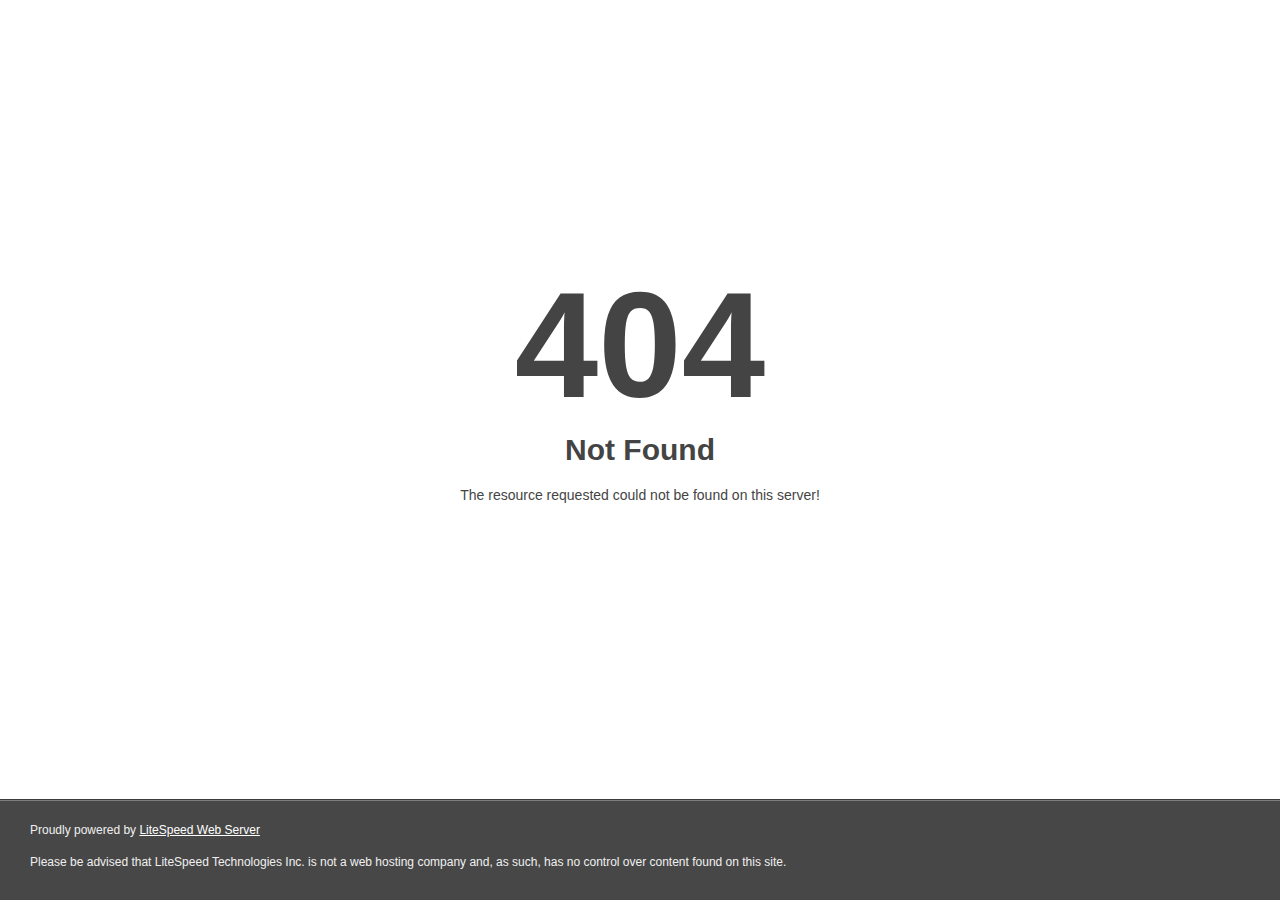
<file: duruthemes.com/demo/html/perukar/multipage-slideshow/css/plugins/owl.video.play.html>
<!DOCTYPE html>
<html style="height:100%">
<head>
<meta name="viewport" content="width=device-width, initial-scale=1, shrink-to-fit=no" />
<title> 404 Not Found
</title></head>
<body style="color: #444; margin:0;font: normal 14px/20px Arial, Helvetica, sans-serif; height:100%; background-color: #fff;">
<div style="height:auto; min-height:100%; ">     <div style="text-align: center; width:800px; margin-left: -400px; position:absolute; top: 30%; left:50%;">
        <h1 style="margin:0; font-size:150px; line-height:150px; font-weight:bold;">404</h1>
<h2 style="margin-top:20px;font-size: 30px;">Not Found
</h2>
<p>The resource requested could not be found on this server!</p>
</div></div><div style="color:#f0f0f0; font-size:12px;margin:auto;padding:0px 30px 0px 30px;position:relative;clear:both;height:100px;margin-top:-101px;background-color:#474747;border-top: 1px solid rgba(0,0,0,0.15);box-shadow: 0 1px 0 rgba(255, 255, 255, 0.3) inset;">
<br>Proudly powered by  <a style="color:#fff;" href="http://www.litespeedtech.com/error-page">LiteSpeed Web Server</a><p>Please be advised that LiteSpeed Technologies Inc. is not a web hosting company and, as such, has no control over content found on this site.</p></div></body></html>
</file>
<file: duruthemes.com/demo/html/perukar/multipage-slideshow/css/style.css>
/* -------------------------------------------------------

 01. Custon font style
 02. Basics and Typography style
 03. Helper style
 04. Selection style 
 05. Preloader style
 06. Owl-Theme custom style
 07. Section style
 08. Navbar style
 09. Header style
 10. Slider-fade style (Homepage Slider)
 11. Slider style (Inner Page Slider)
 12. Kenburns Slider style
 13. Page Banner Header style
 14. Video Background style
 15. About style
 16. Team style
 17. Barber Services style
 18. Barber Services 2 style
 19. First Class Services
 20. Services Box style
 21. Services-1 style
 22. Clients style
 23. Gallery style
 24. Testimonials style 
 25. Opening Hours style
 26. Promo Video style
 27. Booking Form style
 28. Pricing Tabs style
 29. Pricing style
 30. Pricing 2 style
 31. Pricing 3 style
 32. Parallax Slider style
 33. Accordion Box (for Faqs) style
 34. Shop style
 35. News & Blog 1 style
 36. News & Blog 2 style
 37. Post style
 38. Contact style
 39. Coming Soon
 40. 404 Page style
 41. Buttons style
 42. Footer style
 43. toTop Button style
 44. Overlay Effect Bg image style
 45. Responsive (Media Query)
 
------------------------------------------------------- */


/* ======= Basic and Typography style ======= */

html,
body {
    -moz-osx-font-smoothing: grayscale;
    -webkit-font-smoothing: antialiased;
    -moz-font-smoothing: antialiased;
    font-smoothing: antialiased;
}

* {
    margin: 0;
    padding: 0;
    -webkit-box-sizing: border-box;
    box-sizing: border-box;
    outline: none;
    list-style: none;
    word-wrap: break-word;
}

body {
    font-family: 'Outfit', sans-serif;
    font-size: 15px;
    font-weight: 300;
    line-height: 1.75em;
    color: #625c56;
    overflow-x: hidden !important;
    background: #f5eee7;
}

p {
    font-family: 'Outfit', sans-serif;
    font-size: 15px;
    font-weight: 300;
    line-height: 1.75em;
    color: #625c56;
    margin-bottom: 15px;
}

h1,
h2,
h3,
h4,
h5,
h6 {
    font-family: 'Outfit', sans-serif;
    font-weight: 800;
    line-height: 1.25em;
    margin: 0 0 20px 0;
    color: #14100c;
}

h1 {
    font-size: 60px;
}

h2 {
    font-size: 48px;
}

h3 {
    font-size: 36px;
}

h4 {
    font-size: 27px;
}

h5 {
    font-size: 24px;
}

h6 {
    font-size: 18px;
}

img {
    width: 100%;
    height: auto;
}

img {
    -webkit-transition: all 0.5s;
    -o-transition: all 0.5s;
    transition: all 0.5s;
    color: #f4f4f4;
}

span,
a,
a:hover {
    display: inline-block;
    text-decoration: none;
    color: inherit;
}

b {
    font-weight: 800;
    color: #14100c;
}

.flex {
    display: -webkit-box;
    display: -ms-flexbox;
    display: flex;
    outline: none;
}


/* text field */

input[type="password"]:focus,
input[type="email"]:focus,
input[type="text"]:focus,
input[type="file"]:focus,
input[type="radio"]:focus,
input[type="checkbox"]:focus,
textarea:focus {
    outline: none;
}

input[type="password"],
input[type="email"],
input[type="text"],
input[type="file"],
textarea {
    max-width: 100%;
    margin-bottom: 15px;
    padding: 15px 40px 15px 15px;
    height: auto;
    background-color: #fff;
    -webkit-box-shadow: none;
    box-shadow: none;
    border-width: 0 0 1px;
    border-style: solid;
    display: block;
    width: 100%;
    line-height: 1.5em;
    font-family: 'Outfit', sans-serif;
    font-size: 15px;
    font-weight: 300;
    color: #14100c;
    background-image: none;
    border: none;
    border-color: ease-in-out .15s, box-shadow ease-in-out .15s;
}

input[type="submit"],
input[type="reset"],
input[type="button"],
button {
    text-shadow: none;
    -webkit-box-shadow: none;
    box-shadow: none;
    line-height: 1.75em;
    -webkit-transition: background-color .15s ease-out;
    transition: background-color .15s ease-out;
    background: transparent;
    border: 0px solid transparent;
}

input[type="submit"]:hover,
input[type="reset"]:hover,
input[type="button"]:hover,
button:hover {
    border: 0px solid transparent;
}

select {
    padding: 10px;
    border-radius: 5px;
}

table,
th,
tr,
td {
    border: 1px solid #f8f5f0;
}

th,
tr,
td {
    padding: 10px;
}

input[type="radio"],
input[type="checkbox"] {
    display: inline;
}

input[type="submit"] {
    font-weight: 300;
    font-family: 'Outfit', sans-serif;
    text-transform: uppercase;
    background: #14100c;
    color: #fff;
    padding: 8px 24px;
    margin: 0;
    position: relative;
    font-size: 15px;
    letter-spacing: 2px;
}

.alert-success {
    background: transparent;
    color: #fff;
    border: 1px solid #91765a;
    border-radius: 0px;
}


/* placeholder */

::-webkit-input-placeholder {
    color: #14100c;
    font-size: 15px;
    font-weight: 300;
}

:-moz-placeholder {
    color: #14100c;
}

::-moz-placeholder {
    color: #14100c;
    opacity: 1;
}

:-ms-input-placeholder {
    color: #14100c;
}


/* blockquote */

blockquote {
    padding: 45px;
    display: block;
    position: relative;
    background-color: #fff;
    overflow: hidden;
    margin: 35px 0;
    font-size: 15px;
    font-weight: 300;
    line-height: 1.75em;
    color: #14100c;
}

blockquote p {
    font-family: inherit;
    margin-bottom: 0 !important;
    color: inherit;
    max-width: 650px;
    width: 100%;
    position: relative;
    z-index: 3;
}

blockquote:before {
    content: '\e645';
    font-family: 'Themify';
    position: absolute;
    right: 40px;
    bottom: 40px;
    font-size: 110px;
    opacity: 0.1;
    line-height: 1;
    color: #91765a;
}

blockquote p {
    margin-bottom: 0;
}

blockquote p a {
    color: inherit;
}

blockquote cite {
    display: inline-block;
    font-family: 'Outfit', sans-serif;
    font-size: 15px;
    position: relative;
    padding-left: 60px;
    border-color: inherit;
    line-height: 1;
    margin-top: 22px;
    font-style: normal;
    color: #14100c;
    font-weight: 800;
}

blockquote cite:before {
    content: '';
    position: absolute;
    left: 0;
    bottom: 5px;
    width: 45px;
    height: 1px;
    border-top: 1px solid;
    border-color: inherit;
    color: #91765a;
}


/* ======= Helper style ======= */

:root {
    scroll-behavior: auto;
}

.mt-0 {
    margin-top: 0 !important;
}

.mt-15 {
    margin-top: 15px !important;
}

.mt-20 {
    margin-top: 20px !important;
}

.mt-30 {
    margin-top: 30px !important;
}

.mt-60 {
    margin-top: 60px !important;
}

.mt-90 {
    margin-top: 90px !important;
}

.mb-0 {
    margin-bottom: 0 !important;
}

.mb-10 {
    margin-bottom: 10px !important;
}

.mb-15 {
    margin-bottom: 15px !important;
}

.mb-20 {
    margin-bottom: 15px !important;
}

.mb-30 {
    margin-bottom: 30px !important;
}

.mb-40 {
    margin-bottom: 40px !important;
}

.mb-45 {
    margin-bottom: 45px !important;
}

.mb-60 {
    margin-bottom: 60px !important;
}

.mb-90 {
    margin-bottom: 90px !important;
}

.pb-0 {
    padding-bottom: 0 !important;
}

.no-padding {
    padding: 0 !important;
}


/* important */

.o-hidden {
    overflow: hidden;
}

.position-re {
    position: relative;
}

.full-width {
    width: 100%;
}

.bg-img {
    background-size: cover;
    background-repeat: no-repeat;
}

.bg-fixed {
    background-attachment: fixed;
}

.pattern {
    background-repeat: repeat;
    background-size: auto;
}

.bold {
    font-weight: 400;
}

.count {
    font-family: 'Outfit', sans-serif;
}

.valign {
    display: -webkit-box;
    display: -ms-flexbox;
    display: flex;
    -webkit-box-align: center;
    -ms-flex-align: center;
    align-items: center;
}

.v-middle {
    position: absolute;
    width: 100%;
    top: 50%;
    left: 0;
    -webkit-transform: translate(0%, -50%);
    transform: translate(0%, -50%);
}

.v-bottom {
    position: absolute;
    width: 100%;
    bottom: 5%;
    left: 0;
    -webkit-transform: translate(0%, -5%);
    transform: translate(0%, -5%);
}

.js .animate-box {
    opacity: 0;
}


/* background & color */

.bg-darkbrown {
    background: #14100c;
}

.bg-darkbrown p {
    color: #aba59f;
}

.color-1 {
    color: #fff;
}

.color-2 {
    color: #625c56;
}

.color-3 {
    color: #14100c;
}


/* star - white  */

.star {
    position: relative;
    display: inline-block;
    width: 0;
    height: 0;
    margin-left: 0.9em;
    margin-right: 0.9em;
    margin-bottom: 2em;
    border-right: 0.3em solid transparent;
    border-bottom: 0.7em solid #fff;
    border-left: 0.3em solid transparent;
    /* Controlls the size of the stars. */
    font-size: 8px;
}

.star:before,
.star:after {
    content: "";
    display: block;
    width: 0;
    height: 0;
    position: absolute;
    top: 0.6em;
    left: -1em;
    border-right: 1em solid transparent;
    border-bottom: 0.7em solid #fff;
    border-left: 1em solid transparent;
    transform: rotate(-35deg);
}

.star:after {
    transform: rotate(35deg);
}


/* Star rating  */

.star-rating {
    position: relative;
    display: inline-block;
    width: 0;
    height: 0;
    margin-left: 0.9em;
    margin-right: 0.9em;
    margin-bottom: 2em;
    border-right: 0.3em solid transparent;
    border-bottom: 0.7em solid #ffd27d;
    border-left: 0.3em solid transparent;
    /* Controlls the size of the stars. */
    font-size: 8px;
}

.star-rating:before,
.star-rating:after {
    content: "";
    display: block;
    width: 0;
    height: 0;
    position: absolute;
    top: 0.6em;
    left: -1em;
    border-right: 1em solid transparent;
    border-bottom: 0.7em solid #ffd27d;
    border-left: 1em solid transparent;
    transform: rotate(-35deg);
}

.star-rating:after {
    transform: rotate(35deg);
}


/* ======= Selection style ======= */

::-webkit-selection {
    color: #fff;
    background: #14100c;
}

::-moz-selection {
    color: #fff;
    background: #14100c;
}

::selection {
    color: #fff;
    background: #14100c;
}


/* ======= Preloader style ======= */

.preloader-bg,
#preloader {
    position: fixed;
    width: 100%;
    height: 100%;
    overflow: hidden;
    background: #f5eee7;
    z-index: 999999;
}

#preloader {
    display: table;
    table-layout: fixed;
}

#preloader-status {
    display: table-cell;
    vertical-align: middle;
}

.preloader-position {
    position: relative;
    margin: 0 auto;
    text-align: center;
    -webkit-box-sizing: border-box;
    -moz-box-sizing: border-box;
    -ms-box-sizing: border-box;
    -o-box-sizing: border-box;
    box-sizing: border-box;
}

.loader {
    position: relative;
    width: 60px;
    height: 60px;
    left: 50%;
    top: auto;
    margin-left: -22px;
    margin-top: 2px;
    -webkit-animation: rotate 1s infinite linear;
    -moz-animation: rotate 1s infinite linear;
    -ms-animation: rotate 1s infinite linear;
    -o-animation: rotate 1s infinite linear;
    animation: rotate 1s infinite linear;
    border: 2px solid #e9dacb;
    -webkit-border-radius: 50%;
    -moz-border-radius: 50%;
    -ms-border-radius: 50%;
    -o-border-radius: 50%;
    border-radius: 50%;
}

.loader span {
    position: absolute;
    width: 60px;
    height: 60px;
    top: -2px;
    left: -2px;
    border: 2px solid transparent;
    border-top: 2px solid #91765a;
    -webkit-border-radius: 50%;
    -moz-border-radius: 50%;
    -ms-border-radius: 50%;
    -o-border-radius: 50%;
    border-radius: 50%;
}

@-webkit-keyframes rotate {
    0% {
        -webkit-transform: rotate(0deg);
    }

    100% {
        -webkit-transform: rotate(360deg);
    }
}

@keyframes rotate {
    0% {
        transform: rotate(0deg);
    }

    100% {
        transform: rotate(360deg);
    }
}


/* ======= Owl-Theme custom style ======= */

.owl-theme .owl-nav.disabled + .owl-dots {
    margin-top: 0px;
    line-height: 1.5;
    display: block;
    outline: none;
}

.owl-theme .owl-nav.disabled + .owl-dots {
    margin-top: 15px;
    margin-bottom: 15px;
}

.owl-theme .owl-dots .owl-dot span {
    width: 12px;
    height: 12px;
    margin: 0 3px;
    border-radius: 50%;
    background: transparent;
    border: 1px solid #91765a;
}

.owl-theme .owl-dots .owl-dot.active span,
.owl-theme .owl-dots .owl-dot:hover span {
    background: #91765a;
    border: 1px solid #91765a;
}


/* nav style */

.owl-theme .owl-nav {
    position: absolute !important;
    top: 45% !important;
    bottom: auto !important;
    width: 100%
}

.owl-theme .owl-nav {
    position: relative;
    position: absolute;
    bottom: 0;
    left: 50%;
    -webkit-transform: translateX(-50%);
    -ms-transform: translateX(-50%);
    transform: translateX(-50%);
}

.owl-theme .owl-prev,
.owl-theme .owl-prev {
    left: 10px !important
}

.owl-theme .owl-next {
    right: 10px !important
}

.owl-theme .owl-prev,
.owl-theme .owl-next {
    color: #fff;
    position: absolute !important;
    top: 50%;
    padding: 0;
    height: 50px;
    width: 50px;
    border-radius: 0%;
    -webkit-transform: translateY(-50%);
    -ms-transform: translateY(-50%);
    transform: translateY(-50%);
    background: #272727;
    border: 1px solid #272727;
    line-height: 0;
    text-align: center;
    font-size: 15px
}

.owl-theme .owl-prev > span,
.owl-theme .owl-next > span {
    position: absolute;
    line-height: 0;
    top: 50%;
    left: 50%;
    -webkit-transform: translate(-50%, -50%);
    -ms-transform: translate(-50%, -50%);
    transform: translate(-50%, -50%)
}

.owl-theme .owl-nav [class*=owl-] {
    width: 50px;
    height: 50px;
    line-height: 45px;
    background: transparent;
    border-radius: 100%;
    color: #91765a;
    font-size: 10px;
    margin-right: 60px;
    margin-left: 60px;
    cursor: pointer;
    border: 1px solid #91765a;
    transition: all 0.2s ease-in-out;
    transform: scale(1.0);
}

.owl-theme .owl-nav [class*=owl-]:hover {
    transform: scale(0.9);
    background: transparent;
    border: 1px solid #14100c;
    color: #14100c;
}

@media screen and (max-width: 768px) {
    .owl-theme .owl-nav {
        display: none;
    }
}

.owl-carousel .owl-nav button.owl-next,
.owl-carousel .owl-nav button.owl-prev,
.owl-carousel button.owl-dot {
    outline: none;
}


/* ======= Section style ======= */

.section-padding {
    padding: 120px 0;
}

.section-padding2 {
    padding: 0 0 120px 0;
}

.section-padding h6 {
    color: #14100c;
    margin-bottom: 15px;
}

.section-head {
    position: relative;
    margin: 0 auto 40px;
}

.section-head .section-subtitle {
    color: #91765a;
    font-size: 12px;
    font-weight: 800;
    margin-bottom: 0px;
    text-transform: uppercase;
    letter-spacing: 2px;
}

.section-head .section-title {
    font-family: 'Outfit', sans-serif;
    font-size: 48px;
    line-height: 1.2em;
    font-weight: 800;
    color: #14100c;
}

.section-head .section-title.white {
    color: #fff;
}

.section-head .section-backtitle {
    position: absolute;
    bottom: 0;
    left: 0;
    width: 100%;
    text-align: center;
    font-size: 130px;
    line-height: 150px;
    font-family: 'Outfit', sans-serif;
    font-weight: 400;
    text-transform: uppercase;
    letter-spacing: 2px;
    color: transparent;
    -webkit-text-stroke: 1px #91765a;
    opacity: .3;
}

.section-head .icon {
    margin-top: 15px;
    font-size: 15px;
    position: relative;
}

.section-head .icon:after,
.section-head .icon:before {
    content: '';
    position: absolute;
    width: 60px;
    height: 1px;
    background: #91765a;
    top: 50%;
    right: -80px;
}

.section-head .icon.white:after,
.section-head .icon.white:before {
    background: rgba(255, 255, 255, 0.5);
}

.section-head .icon:after {
    right: auto;
    left: -80px;
}

.section-head .icon i {
    color: #91765a;
    margin: 0 2px;
    font-size: 35px;
}



/* ======= Navbar style ======= */
.navbar {
    position: absolute;
    left: 0;
    top: 0;
    width: 100%;
    background: transparent;
    z-index: 99;
    padding-right: 0;
    padding-left: 0;
    padding-top: 0;
    padding-bottom: 0;
    height: 100px;
    border: none;
    border-bottom: 1px solid rgba(255, 255, 255, 0.1);
}
.navbar-toggler-icon {
    background-image: none;
}
.navbar .navbar-toggler-icon,
.navbar .icon-bar {
    color: #FFF;
}
.navbar .navbar-nav .nav-link {
    font-size: 12px;
    font-weight: 800;
    letter-spacing: 1px;
    text-transform: uppercase;
    color: #fff;
    margin: 1px;
    -webkit-transition: all .4s;
    transition: all .4s;
    padding-right: 12px;
    padding-left: 12px;
}
.navbar .navbar-nav .nav-link.nav-color {
    color: #14100c;
}
.navbar .navbar-nav .nav-link:hover {
    color: #91765a;
}
.navbar .navbar-nav .active {
    color: #91765a !important;
}
.navbar .navbar-nav .active i {
    color: #91765a;
}
.nav-scroll {
    background: #14100c;
    padding: 0 0 0 0;
    position: fixed;
    top: -100px;
    left: 0;
    width: 100%;
    -webkit-transition: -webkit-transform .5s;
    transition: -webkit-transform .5s;
    transition: transform .5s;
    transition: transform .5s, -webkit-transform .5s;
    -webkit-transform: translateY(100px);
    transform: translateY(100px);
    border: none;
    border-bottom: 1px solid rgba(255, 255, 255, 0.05);
    height: 90px;
}
.nav-scroll .navbar-toggler-icon,
.nav-scroll .icon-bar {
    color: #91765a;
}
.nav-scroll .navbar-nav .nav-link {
    color: #fff;
}
.nav-scroll .navbar-nav .active {
    color: #91765a !important;
}
.nav-scroll .navbar-nav .logo {
    padding: 15px 0;
    color: #14100c;
}
.nav-scroll .logo-img {
    width: 110px;
}
.nav-scroll .logo-img {
    margin-bottom: 0px;
}
.nav-scroll .logo-wrapper .logo h2 {
    font-family: 'Outfit', sans-serif;
    font-size: 27px;
    font-weight: 800;
    display: block;
    width: 100%;
    position: relative;
    color: #fff;
    margin-bottom: 0;
    text-transform: uppercase;
}
.nav-scroll .logo-wrapper .logo span {
    display: block;
    font-family: 'Outfit', sans-serif;
    font-size: 12px;
    color: #91765a;
    font-weight: 400;
    letter-spacing: 4px;
    display: block;
    margin-top: 0px;
    line-height: 1em;
    text-transform: uppercase;
}
.nav-scroll .logo-wrapper {}
.logo-wrapper {
    float: left;
}
.logo-wrapper .logo h2 {
    font-family: 'Outfit', sans-serif;
    font-size: 27px;
    font-weight: 800;
    display: block;
    width: 100%;
    position: relative;
    color: #fff;
    margin-bottom: 0;
    text-transform: uppercase;
}
.logo-wrapper .logo h2 a i {
    color: #625c56;
    font-size: 20px;
    vertical-align: super;
}
.logo-wrapper .logo span {
    display: block;
    font-family: 'Outfit', sans-serif;
    font-size: 12px;
    color: #91765a;
    font-weight: 400;
    letter-spacing: 4px;
    display: block;
    margin-top: 0px;
    line-height: 1em;
    text-transform: uppercase;
}
.logo {
    padding: 0;
}
.logo-img {
    width: 120px;
    margin-bottom: 0px;
}
.dropdown .nav-link i {
    padding-left: 0px;
    font-size: 8px;
    color: rgba(255, 255, 255, 0.5);
}
.navbar .dropdown-menu .dropdown-item {
    padding: 7px 0;
    font-family: 'Outfit', sans-serif;
    font-size: 15px;
    font-weight: 400;
    color: #fff;
    position: relative;
    -webkit-transition: all .4s;
    transition: all .4s;
    background-color: transparent;
}
.navbar .dropdown-menu .dropdown-item span {
    display: block;
    cursor: pointer;
}
.navbar .dropdown-menu .dropdown-item i {
    padding: 13px 0 0 5px;
    font-size: 8px;
    float: right;
}
.navbar .dropdown-menu .dropdown:hover > .dropdown-item,
.navbar .dropdown-menu .dropdown-item.active,
.navbar .dropdown-menu .dropdown-item:hover {
    color: #91765a;
}
.navbar .dropdown-toggle::after {
    display: none;
}
.navbar .dropdown-menu li {
   border-bottom: 1px solid rgba(255, 255, 255, 0.02);
}
.navbar .dropdown-menu li:last-child {
   border-bottom: none;
}
.navbar .dropdown-menu .dropdown-menu.pull-left {
    top: 0;
    left: auto;
    right: 100%;
}

/* Navbar Media Query */
@media screen and (min-width: 992px) {
    .navbar .dropdown-menu {
        display: block;
        opacity: 0;
        visibility: hidden;
        -webkit-transform: translateY(20px);
        transform: translateY(20px);
        width: 200px;
        padding: 15px;
        border-radius: 0;
        border: 0;
        background-color: #14100c;
        -webkit-transition: all .3s;
        transition: all .3s;
    }
    .navbar .dropdown-menu .dropdown-menu {
        left: calc(100% + 5px);
        top: -10px;
        right: auto;
        min-width: 200px;
        transform: translateY(0);
    }
    .navbar .dropdown:hover > .dropdown-menu {
        opacity: 1;
        visibility: visible;
        transform: translateY(0);
    }    
}
@media screen and (max-width: 991px) {
    .navbar {
        padding-left: 0px;
        padding-right: 0px;
        background: transparent;
        padding-top: 0px;
        padding-bottom: 0px;
    }
    .nav-scroll {
        background: #14100c;
    }
    .logo-wrapper {
        float: left;
        padding: 19px 0 19px 15px;
    }
    .nav-scroll .logo-wrapper {
        padding: 17px 15px;
        background-color: transparent;
    }
    .nav-scroll .logo-img {
        width: 110px;
    }
    .navbar .logo {
        text-align: left;
        margin-left: 0px;
    }
    .nav-scroll .logo {}
    .logo-img {
        margin-bottom: 0px;
        width: 120px;
    }
    .navbar button {
        margin-right: 0px;
        outline: none !important;
        background: transparent;
        margin-top: 15px;
        border: none;
    }
    .navbar button:hover {
        background: transparent;
    }
    .navbar button:active,
    .navbar button:focus,
    .navbar button:hover {
        background: transparent;
        outline: none;
        color: transparent !important;
    }
    .navbar .container {
        max-width: 100%;
        padding: 0;
    }
    .navbar .nav-link {
        margin: 0px auto !important;
    }
    .navbar .navbar-nav .nav-link {
        color: #fff;
    }
    .nav-scroll .navbar-collapse .nav-link {
        color: #fff !important;
    }
    .nav-scroll .navbar-collapse .active {
        color: #91765a !important;
    }   
    .navbar .dropdown-menu .dropdown-item {
        padding: 0 15px;
        font-size: 15px;
        line-height: 40px;
    }
    .navbar .dropdown-menu .dropdown-item.dropdown-toggle {
        font-weight: 500;
    }
    .navbar .dropdown-submenu .dropdown-toggle::after {
        right: 15px;
        font-size: 13px;
    }
    .navbar .dropdown-submenu:hover > .dropdown-toggle::after {
        transform: rotate(0deg);
    }
    .navbar .dropdown-submenu .dropdown-toggle.show::after {
        transform: rotate(90deg);
    }
    .navbar .dropdown-menu {
        border: none;
        padding: 0;
        border-radius: 0;
        margin: 0;
        background: #14100c;
    }
    .navbar .dropdown-submenu .dropdown-menu {
        margin: 0;
        padding: 0 0 0 20px;
    }
    
    .navbar .dropdown-menu li a {
        padding: 0 15px;
    }
    
    .navbar .navbar-nav .nav-link {
        padding-right: 0px;
        padding-left: 0px;
    }

    .navbar .navbar-collapse {
        max-height: 450px;
        overflow: auto;
        background: #14100c;
        text-align: left;
        padding: 20px;
    }
}



/* ======= Header style ======= */

.header {
    min-height: 100vh;
    overflow: hidden;
}

.header .caption .o-hidden {
    display: inline-block;
}

.header .caption span.icon {
    font-size: 30px;
    margin-bottom: 15px;
    -webkit-animation-delay: .1s;
    animation-delay: .1s;
}

.header .caption .icon {
    margin-bottom: 10px;
    font-size: 20px;
    position: relative;
}

.header .caption .icon i {
    color: #fff;
    margin: 0 2px;
    font-size: 35px;
}

.header .caption .icon:after,
.header .caption .icon:before {
    content: '';
    position: absolute;
    width: 60px;
    height: 1px;
    background: #fff;
    top: 50%;
    right: -80px;
    opacity: .2;
}

.header .caption .icon:after {
    right: auto;
    left: -80px;
}

.header .caption h6 {
    position: relative;
    margin-bottom: 15px;
    color: #fff;
    font-size: 12px;
    font-weight: 800;
    text-transform: uppercase;
    letter-spacing: 2px;
    line-height: 1.5em;
    -webkit-animation-delay: .3s;
    animation-delay: .3s;
}

.header .caption h6 span {
    display: block;
    margin-top: 0px;
    line-height: 1.5em;
    -webkit-animation-delay: .3s;
    animation-delay: .3s;
}

.header .caption h1 {
    position: relative;
    font-size: 60px;
    text-transform: uppercase;
    letter-spacing: 1px;
    color: #fff;
    -webkit-animation-delay: .5s;
    animation-delay: .5s;
}

.header .caption h1 span {
    color: #91765a;
}

.header .caption h1 i {
    display: block;
    font-family: 'Outfit', sans-serif;
    font-size: 12px;
    text-transform: uppercase;
    letter-spacing: 2px;
    font-style: normal;
    display: block;
    margin-top: 0px;
    line-height: 1.5em;
    -webkit-animation-delay: .5s;
    animation-delay: .5s;
}

.header .caption h4 {
    font-family: 'Outfit', sans-serif;
    font-size: 12px;
    font-weight: 800;
    text-transform: uppercase;
    letter-spacing: 2px;
    line-height: 1.5em;
    color: #fff;
    margin-bottom: 0;
    -webkit-animation-delay: .7s;
    animation-delay: .7s;
}

.header .caption p {
    font-size: 15px;
    line-height: 1.5em;
    margin-bottom: 0;
    color: #fff;
    -webkit-animation-delay: .8s;
    animation-delay: .8s;
}

.header .caption .button-1 {
    -webkit-animation-delay: .9s;
    animation-delay: .9s;
}

.header .caption .button-2 {
    -webkit-animation-delay: .9s;
    animation-delay: .9s;
}



/* ======= Slider-fade style (Homepage Slider) ======= */

.slider-fade .owl-item {
    height: 100vh;
    position: relative;
}

.slider-fade .item {
    position: absolute;
    top: 0;
    left: 0;
    height: 100%;
    width: 100%;
    background-size: cover;
    background-position: top;
}

.slider-fade .item .caption {
    z-index: 9;
}


/* slider-fade owl-nav next and prev */

.slider-fade .owl-theme .owl-nav {
    position: absolute;
    bottom: 7%;
    right: 12%;
}

.slider-fade .owl-theme .owl-prev {
    float: left;
}

.slider-fade .owl-theme .owl-next {
    float: right;
}

.slider-fade .owl-theme .owl-nav [class*=owl-] {
    width: 50px;
    height: 50px;
    line-height: 43px;
    background: transparent;
    border-radius: 100%;
    color: #fff;
    font-size: 12px;
    margin-right: 60px;
    margin-left: 60px;
    cursor: pointer;
    border: 1px solid rgba(255, 255, 255, 0.3);
    transition: all 0.2s ease-in-out;
    transform: scale(1.0);
}

.slider-fade .owl-theme .owl-nav [class*=owl-]:hover {
    transform: scale(0.9);
    background: transparent;
    border: 1px solid #91765a;
    color: #91765a;
}

@media screen and (max-width: 768px) {
    .slider-fade .owl-nav {
        display: none;
    }
}


/* owl-dots for slider */

.slider .owl-theme .owl-dots,
.slider-fade .owl-theme .owl-dots {
    position: absolute;
    bottom: 6vh;
    width: 100%;
}

.slider-fade .owl-theme .owl-nav.disabled + .owl-dots {
    margin-top: 0px;
    line-height: .7;
    display: block;
}

.slider-fade .owl-theme .owl-dots .owl-dot span {
    width: 13px;
    height: 13px;
    margin: 0 3px;
    border-radius: 50%;
    background: transparent;
    border: 1px solid rgba(255, 255, 255, 0.5);
    -webkit-transform: rotate(135deg);
    -moz-transform: rotate(135deg);
    -ms-transform: rotate(135deg);
    -o-transform: rotate(135deg);
    transform: rotate(135deg);
}

.slider-fade .owl-theme .owl-dots .owl-dot.active span,
.slider-fade .owl-theme .owl-dots .owl-dot:hover span {
    background: #fff;
    border: 1px solid #fff;
}

.slider .owl-theme .owl-dots {
    position: absolute;
    width: 100%;
    bottom: 5%;
    left: 12%;
    text-align: left;
}


/* ======= Slider style (Inner Page Slider) ======= */

.slider .owl-item {
    height: 100vh;
    position: relative;
}

.slider .item {
    position: absolute;
    top: 0;
    left: 0;
    height: 100%;
    width: 100%;
    background-size: cover;
    background-position: center;
}

.slider .item .caption {
    z-index: 9;
}

.slider .owl-theme .owl-dots {
    position: absolute;
    width: 100%;
    bottom: 3%;
    right: 12%;
    text-align: right;
}

.slider .owl-theme .owl-dots .owl-dot span {
    width: 13px;
    height: 13px;
    margin: 0 3px;
    border-radius: 50%;
    background: transparent;
    border: 1px solid rgba(255, 255, 255, 0.5);
}

.slider .owl-theme .owl-dots .owl-dot.active span,
.slider .owl-theme .owl-dots .owl-dot:hover span {
    background: #91765a;
    border: 1px solid #91765a;
}


/* bounce */

.header .arrow {
    position: absolute;
    bottom: 40px;
    width: 100%;
    text-align: center;
    z-index: 8;
}

.header .arrow.bounce {
    -webkit-animation: bounce 2s infinite;
    animation: bounce 2s infinite;
}

.header .arrow i {
    position: relative;
    display: inline-block;
    width: 50px;
    height: 50px;
    line-height: 50px;
    color: #fff;
    font-size: 15px;
    border: 1px solid #fff;
    border-radius: 100%;
}

.header .arrow i:hover {
    border: 1px solid #91765a;
}

.header .arrow i:hover:after {
    -webkit-transform: scale(1.2);
    transform: scale(1.2);
    opacity: 0;
    -webkit-transition: all .5s;
    transition: all .5s;
}



/* ===== Kenburns Slider style ===== */

.kenburns-section {
    z-index: 1;
    display: -webkit-box;
    display: -ms-flexbox;
    display: flex;
    overflow: hidden;
    min-height: 100vh;
    position: relative;
    -webkit-box-align: center;
    -ms-flex-align: center;
    align-items: center;
    background-size: cover;
    background-position: center center;
    background-repeat: no-repeat;
}

.kenburns-section::after {
    content: "";
    position: absolute;
    left: 0;
    top: 0;
    width: 100%;
    height: 100%;
    z-index: -5;
    background: #000;
}

.kenburns-inner {
    position: relative;
    z-index: 15;
}

.kenburns-inner .caption {
    position: relative;
}

.kenburns-inner .icon {
    margin-bottom: 10px;
    font-size: 20px;
    position: relative;
}

.kenburns-inner .icon i {
    color: #fff;
    margin: 0 2px;
    font-size: 35px;
}

.kenburns-inner .icon:after,
.kenburns-inner .icon:before {
    content: '';
    position: absolute;
    width: 60px;
    height: 1px;
    background: #fff;
    top: 50%;
    right: -80px;
    opacity: .2;
}

.kenburns-inner .icon:after {
    right: auto;
    left: -80px;
}

.kenburns-inner .caption h6 {
    position: relative;
    margin-bottom: 15px;
    color: #fff;
    font-size: 12px;
    font-weight: 800;
    text-transform: uppercase;
    letter-spacing: 2px;
    line-height: 1.5em;
}

.kenburns-inner .caption h3 {
    position: relative;
    font-family: 'Outfit', sans-serif;
    font-size: 60px;
    line-height: 1em;
    color: #fff;
    font-weight: 400;
}

.kenburns-inner .caption h3 span {
    display: block;
    font-size: 30px;
    display: block;
    margin-top: 0px;
    line-height: 1.5em;
    -webkit-animation-delay: .3s;
    animation-delay: .3s;
    color: #91765a;
}

.kenburns-inner .caption h1 {
    position: relative;
    font-size: 60px;
    text-transform: uppercase;
    letter-spacing: 1px;
    color: #fff;
    line-height: 1.2em;
}

.kenburns-inner .caption h1 span {
    display: block;
    font-size: 36px;
    display: block;
    margin-top: 0px;
    line-height: 1.5em;
    letter-spacing: 1px;
    color: transparent;
    -webkit-text-stroke: 1px #91765a;
    opacity: .8;
}

#kenburnsSliderContainer .vegas-overlay {
    outline: none;
}

@media screen and (max-width: 767px) {
    .kenburns-inner .caption h1 {
        font-size: 36px;
    }

    .kenburns-inner .caption h1 span {
        font-size: 27px;
    }

    .kenburns-inner .caption h3 {
        font-size: 36px;
    }

    .kenburns-inner .caption h3 span {
        font-size: 27px;
    }

    .kenburns-inner .caption {
        text-align: center;
    }
}


/* bounce */

.kenburns-section .arrow {
    position: absolute;
    bottom: 40px;
    width: 100%;
    text-align: center;
    z-index: 999;
    outline: none;
}

.kenburns-section .arrow.bounce {
    -webkit-animation: bounce 2s infinite;
    animation: bounce 2s infinite;
}

.kenburns-section .arrow i {
    position: relative;
    display: inline-block;
    width: 50px;
    height: 50px;
    line-height: 50px;
    color: #fff;
    font-size: 15px;
    border: 1px solid #fff;
    border-radius: 100%;
}

.kenburns-section .arrow i:hover {
    border: 1px solid #91765a;
    color: #91765a;
}

.kenburns-section .arrow i:hover:after {
    -webkit-transform: scale(1.2);
    transform: scale(1.2);
    opacity: 0;
    -webkit-transition: all .5s;
    transition: all .5s;
}



/* ======= Page Banner Header style ======= */

.banner-header {
    padding-top: 160px;
    padding-bottom: 160px;
    background-position: center;
}

.banner-header.full-height {
    min-height: 100vh;
}

.banner-header .caption {
    position: relative;
}

.banner-header h1 {
    position: relative;
    font-size: 60px;
    color: #fff;
    letter-spacing: 1px;
}

.banner-header h1 span {
    color: #91765a;
}

.banner-header h2 {
    position: relative;
    font-size: 48px;
    color: #fff;
    letter-spacing: 1px;
}

.banner-header h2 span {
    color: #91765a;
}

.banner-header h3 {
    position: relative;
    font-size: 60px;
    line-height: 1em;
    color: #fff;
}

.banner-header h3 span {
    display: block;
    font-size: 30px;
    display: block;
    margin-top: 0px;
    line-height: 1.5em;
    color: #91765a;
}

.banner-header h5 {
    position: relative;
    margin-bottom: 15px;
    color: #fff;
    font-size: 12px;
    letter-spacing: 2px;
    line-height: 1.5em;
    font-family: 'Outfit', sans-serif;
    text-transform: uppercase;
}

.banner-header h5 a {
    color: #91765a;
}

.banner-header p {
    font-size: 15px;
    margin-bottom: 0;
    color: #fff;
}

.banner-header p a {
    color: #91765a;
}

.banner-header .icon {
    margin-bottom: 15px;
    font-size: 20px;
    position: relative;
}

.banner-header .icon:after,
.banner-header .icon:before {
    content: '';
    position: absolute;
    width: 60px;
    height: 1px;
    background: #fff;
    top: 50%;
    right: -80px;
    opacity: .2;
}

.banner-header .icon:after {
    right: auto;
    left: -80px;
}

.banner-header .icon i {
    color: #fff;
    margin: 0 2px;
    font-size: 30px;
}


/* author & date */

.banner-header .author .avatar {
    width: 30px;
    height: 30px;
    overflow: hidden;
    border-radius: 50%;
    margin-right: 5px;
}

.banner-header .post {
    margin-top: 20px;
}

.banner-header .post div {
    display: inline-block;
}

.banner-header .post .author {
    margin-right: 20px;
    font-size: 12px;
}

.banner-header .post .date-comment {
    position: relative;
    font-size: 12px;
    color: #fff;
    margin-right: 20px
}

.banner-header .post .date-comment i {
    color: #fff;
    font-size: 18px;
    margin-right: 5px;
}

.banner-header .post .date-comment:last-of-type {
    margin-right: 0px;
}


/* bounce */

.banner-header .arrow {
    position: absolute;
    bottom: 40px;
    width: 100%;
    text-align: center;
    z-index: 8;
    outline: none;
}

.banner-header .arrow.bounce {
    -webkit-animation: bounce 2s infinite;
    animation: bounce 2s infinite;
}

.banner-header .arrow i {
    position: relative;
    display: inline-block;
    width: 50px;
    height: 50px;
    line-height: 50px;
    color: #fff;
    font-size: 15px;
    border: 1px solid #fff;
    border-radius: 100%;
}

.banner-header .arrow i:hover {
    border: 1px solid #91765a;
    color: #91765a;
}

.banner-header .arrow i:hover:after {
    -webkit-transform: scale(1.2);
    transform: scale(1.2);
    opacity: 0;
    -webkit-transition: all .5s;
    transition: all .5s;
}

@media screen and (max-width: 767px) {
    .banner-header {}

    .banner-header h5 {}

    .banner-header h1 {
        font-size: 36px;
        letter-spacing: 0;
    }

    .banner-header h1 span {
        font-size: 20px;
    }

    .banner-header h3 {
        font-size: 36px;
    }

    .banner-header h3 span {
        font-size: 27px;
    }
}


/* =======  Video Background style  ======= */

.video-fullscreen-wrap {
    height: 100vh;
    overflow: hidden;
}

.video-fullscreen-wrap .caption {
    position: relative;
}

.video-fullscreen-wrap .caption.text-left {
    text-align: left;
}

.video-fullscreen-wrap h3 {
    position: relative;
    font-family: 'Outfit', sans-serif;
    font-size: 60px;
    line-height: 1em;
    color: #fff;
    font-weight: 400;
}

.video-fullscreen-wrap h3 span {
    display: block;
    font-size: 30px;
    display: block;
    margin-top: 0px;
    line-height: 1.5em;
    -webkit-animation-delay: .3s;
    animation-delay: .3s;
    color: #91765a;
}

.video-fullscreen-video {
    height: 100%;
}

.video-fullscreen-wrap video {
    width: 100vw;
    height: auto;
    min-width: 100%;
    min-height: 100%;
    -o-object-fit: cover;
    object-fit: cover;
}

.video-fullscreen-wrap .video-fullscreen-inner {
    position: absolute;
    top: 0;
    bottom: 0;
    left: 0;
    right: 0;
    display: flex;
    flex-direction: column;
    justify-content: center;
    align-items: right;
}

.video-lauch-wrapper {
    border: none;
    background: none;
    width: 100%;
    padding: 0;
}

.video-fullscreen-wrap .overlay {
    /*  background-image: linear-gradient(to bottom right, #000000, #000000);*/
    opacity: 1;
    position: absolute;
    bottom: 0;
    left: 0;
    right: 0;
    width: 100%;
    height: 100%;
    margin: 0;
    box-sizing: border-box;
    text-align: center;
    display: -webkit-box;
    display: -ms-flexbox;
    display: flex;
    -webkit-box-align: center;
    -ms-flex-align: center;
    align-items: center;
    z-index: 4;
}

.video-fullscreen-wrap .butn-dark a {
    color: #fff;
}

.position-relative {
    position: relative !important;
}


/* =======  About style  ======= */

.about-bottom {
    display: -webkit-box;
    display: -webkit-flex;
    display: -ms-flexbox;
    display: flex;
    -webkit-box-align: center;
    -webkit-align-items: center;
    -ms-flex-align: center;
    align-items: center;
    margin: 30px 0;
}

.image.about-signature {
    margin-right: 20px;
    width: 70px;
}

.about-name {
    font-size: 15px;
    color: #91765a;
    font-family: 'Outfit', sans-serif;
}

.about-rol {
    color: #aba59f;
    font-size: 15px;
}


/* about list */

.about-list {
    position: relative;
    display: block;
}

.about-list li {
    position: relative;
    display: flex;
    align-items: center;
}

.about-list li + li {
    margin-top: 5px;
}

.about-list-icon {
    display: flex;
    align-items: center;
}

.about-list-icon span {
    font-size: 12px;
    color: #91765a;
}

.about-list-text {
    margin-left: 15px;
}

.about-list-text p {
    font-size: 15px;
    margin: 0;
}


/* ======= Team style ======= */

.team,
.team-page {
    position: relative;
}

.team:before {
    top: auto;
    bottom: 0;
    height: 40%;
    background: #f5eee7;
}

.team:after,
.team:before {
    content: '';
    position: absolute;
    top: 0;
    left: 0;
    height: 60%;
    width: 100%;
    background: #14100c;
    z-index: -1;
}

.team-card,
.team-page-card {
    text-align: center;
    position: relative;
    padding-bottom: 40px
}

.team-card .title-box,
.team-page-card .title-box {
    position: absolute;
    left: 25px;
    right: 25px;
    bottom: 0;
    z-index: 2;
    background-color: #fff;
    padding: 25px 0;
    opacity: 1;
    visibility: visible;
    margin-bottom: 0;
    border-radius: 1px;
}

.team-card .title-box h3,
.team-page-card .title-box h3 {
    font-family: 'Outfit', sans-serif;
    font-size: 18px;
    color: #14100c;
}

.team-card .title-box h3 span,
.team-page-card .title-box h3 span {
    font-family: 'Outfit', sans-serif;
    font-size: 15px;
    font-weight: 300;
    color: #625c56;
    display: grid;
}

.team-card .team-img,
.team-page-card .team-img {
    position: relative
}

.team-card .team-img:before,
.team-page-card .team-img:before {
    content: '';
    position: absolute;
    bottom: 0;
    left: 0;
    height: 0;
    width: 100%;
    background-color: #14100c;
    opacity: 0.9;
    visibility: hidden
}

.team-card .team-content,
.team-page-card .team-content {
    position: absolute;
    left: 0;
    right: 0;
    top: 50%;
    -webkit-transform: translateY(-50%);
    -ms-transform: translateY(-50%);
    transform: translateY(-50%);
    padding-bottom: 38px;
    margin-top: 50px;
    opacity: 0;
    visibility: hidden
}

.team-card .team-title,
.team-page-card .team-title {
    font-family: 'Outfit', sans-serif;
    font-size: 24px;
    color: #fff;
}

.team-card .team-title span,
.team-page-card .team-title span {
    font-family: 'Outfit', sans-serif;
    font-size: 15px;
    color: #91765a;
    font-weight: 400;
    display: grid;
}

.team-card .team-text,
.team-page-card .team-text {
    font-size: 15px;
    color: #fff;
    max-width: 290px;
    margin-left: auto;
    margin-right: auto
}

.team-card .title-box,
.team-card .team-content,
.team-card .team-img:before,
.team-page-card .title-box,
.team-page-card .team-content,
.team-page-card .team-img:before {
    -webkit-transition: all ease 0.4s;
    transition: all ease 0.4s
}

.team-card:hover .team-content,
.team-page-card:hover .team-content {
    opacity: 1;
    visibility: visible;
    -webkit-transition-delay: 0.2s;
    transition-delay: 0.2s;
    margin-top: 1px
}

.team-card:hover .title-box,
.team-page-card:hover .title-box {
    opacity: 0;
    visibility: hidden;
    margin-bottom: 80px
}

.team-card:hover .team-img::before,
.team-page-card:hover .team-img::before {
    height: 100%;
    visibility: visible
}

.team-card .social,
.team-page-card .social {
    position: relative;
    left: 0;
    width: 100%;
    -webkit-transition: all .4s;
    transition: all .4s;
}

.team-card .social a,
.team-page-card .social a {
    font-size: 15px;
    color: #91765a;
    margin: 0 5px;
}

.team-card .social a:hover,
.team-page-card .social a:hover {
    color: #fff;
}

@media (max-width: 1199px) {

    .team-card .title-box,
    .team-page-card .title-box {
        left: 20px;
        right: 20px;
        padding: 25px 0
    }

    .team-card .team-text,
    .team-page-card .team-text {
        max-width: 280px
    }
}


/* team details */

.team-box {
    position: relative;
    margin-bottom: 45px;
}

.team-box .wrap {
    flex-wrap: wrap;
    background: #fff;
}

.team-box .wrap .desc {
    padding: 45px 40px;
}

.team-box .wrap .desc .section-title {
    font-family: 'Outfit', sans-serif;
    font-size: 27px;
    line-height: 1.2em;
    font-weight: 800;
    color: #14100c;
}

.team-box .wrap .desc .section-subtitle {
    color: #91765a;
    font-size: 12px;
    font-weight: 400;
    margin-bottom: 0px;
    text-transform: uppercase;
    letter-spacing: 2px;
}

.team-box .wrap .desc p {
    margin-bottom: 0;
}

.team-box .cont {
    width: 100%;
    background-color: #91765a;
    justify-content: space-between;
    align-content: center;
    align-items: center;
    border-style: solid;
    border-width: 0px 0px 1px 0px;
    border-color: rgba(255, 255, 255, 0.1);
    padding: 22px 40px;
    display: -webkit-box;
    display: -ms-flexbox;
    display: flex;
}

.team-box .cont .coll {
    width: auto;
    max-width: auto;
}

.team-box .cont .coll h6 {
    font-size: 15px;
    font-weight: 300;
    line-height: 1em;
    white-space: normal;
    margin: 0;
    color: #fff;
}

.team-box .cont .coll h5 {
    font-size: 15px;
    font-weight: 400;
    white-space: normal;
    margin: 0;
    margin-top: 0;
    margin-bottom: 0;
    vertical-align: middle;
    transition: color .3s;
    color: #fff;
}


/* team detail social */

.team-box .cont .coll .social-icon {
    text-align: center;
    margin-bottom: 0px;
}

.team-box .cont .coll .social-icon a {
    width: 40px;
    height: 40px;
    line-height: 40px;
    text-align: center;
    font-size: 12px;
    border: 1px solid rgba(255, 255, 255, 0.1);
    color: #fff;
    border-radius: 100%;
    margin-right: 3px;
    -webkit-transition: all .4s;
    -o-transition: all .4s;
    transition: all .4s;
}

.team-box .cont .coll .social-icon a:hover {
    border: 1px solid #fff;
    background: #fff;
    color: #14100c;
}


/* team detail tabs */

.team-box .simpl-bord.nav-tabs {
    padding-bottom: 20px;
    margin-bottom: 20px;
    border-bottom: 1px solid rgba(145, 118, 90, 0.3);
}

.team-box .simpl-bord .nav-item {
    margin-right: 50px;
}

.team-box .simpl-bord .nav-item:last-of-type {
    margin-right: 0;
}

.team-box .simpl-bord .nav-link {
    padding: 0;
    border: 0;
    color: inherit;
    background: transparent !important;
    font-weight: 800;
    cursor: pointer;
    color: #14100c;
    font-size: 18px;
}

.team-box .simpl-bord .nav-link.active {
    font-weight: 800;
    color: #91765a;
}


/* ======= Barber Services style ======= */

.barber-services .item {
    position: relative;
    overflow: hidden;
    margin-bottom: 30px;
}

.barber-services .item:hover img {
    -webkit-filter: none;
    filter: none;
    -webkit-transform: scale(1.09, 1.09);
    transform: scale(1.09, 1.09);
    -webkit-filter: brightness(70%);
    -webkit-transition: all 1s ease;
    -moz-transition: all 1s ease;
    -o-transition: all 1s ease;
    -ms-transition: all 1s ease;
    transition: all 1s ease;
}

.barber-services .item:hover .con {
    bottom: 0;
}

.barber-services .item img {
    -webkit-transition: all .5s;
    transition: all .5s;
}

.barber-services .item .category {
    position: absolute;
    background: #91765a;
    color: #fff;
    font-size: 12px;
    height: 40px;
    width: 40px;
    line-height: 40px;
    letter-spacing: 1px;
    text-align: center;
    vertical-align: middle;
    transform: rotate(-20deg);
    z-index: 3;
    left: 30px;
    top: 30px;
}

.barber-services .item .category:before,
.barber-services .item .category:after {
    content: "";
    position: absolute;
    background: inherit;
    height: inherit;
    width: inherit;
    top: 0;
    left: 0;
    z-index: -2;
    transform: rotate(30deg);
}

.barber-services .item .category:after {
    transform: rotate(60deg);
}

.barber-services .item .con {
    padding: 20px;
    position: absolute;
    bottom: -123px;
    text-align: center;
    width: 100%;
    -webkit-transition: all .3s;
    transition: all .3s;
    z-index: 20;
    height: auto;
    box-sizing: border-box;
    background: -moz-linear-gradient(top, transparent 0, rgba(0, 0, 0, .1) 2%, rgba(0, 0, 0, .75) 90%);
    background: -webkit-linear-gradient(top, transparent 0, rgba(0, 0, 0, .01) 2%, rgba(0, 0, 0, .75) 90%);
    background: linear-gradient(to bottom, transparent 0, rgba(0, 0, 0, .01) 2%, rgba(0, 0, 0, .75) 90%);
}

.barber-services .item .con .icon {
    color: #fff;
    font-size: 40px;
    margin-bottom: 10px;
}

.barber-services .item .con h6,
.barber-services .item .con h6 a {
    position: relative;
    color: #91765a;
    font-weight: 800;
    font-size: 24px;
    margin-top: 10px;
}

.barber-services .item .con h6 i {
    margin-right: 2px;
}

.barber-services .item .con h5,
.barber-services .item .con h5 a {
    position: relative;
    color: #fff;
    font-size: 27px;
}

.barber-services .item .con p {
    color: #fff;
    font-size: 20px;
}

.barber-services .item .con i {
    color: #fff;
    font-size: 18px;
}

.barber-services .item .con i:hover {
    color: #fff;
}

.barber-services .item .con .butn-light {
    margin-left: 0;
    border-radius: 30px;
    border-color: #14100c;
    padding: 11px 30px;
}

.barber-services .item .con .butn-light:hover {
    border-color: #14100c;
}


/* line animation */

.barber-services .item .line {
    text-align: center;
    height: 1px;
    width: 60px;
    background-color: #91765a;
    transition-property: all;
    transition-duration: 0.3s;
    transition-timing-function: ease-in-out;
    margin: 0 auto 20px;
}

.barber-services .item:hover .line {
    width: 100%;
    transition-property: all;
    transition-duration: 0.8s;
    transition-timing-function: ease-in-out;
}


/* permalink */

.barber-services .item .con .permalink {
    font-family: 'Outfit', sans-serif;
    font-size: 15px;
    color: #fff;
    height: 0;
    overflow: hidden;
    display: -webkit-box;
    -webkit-line-clamp: 1;
    -webkit-box-orient: vertical;
    -ms-transition: all .3s ease;
    -o-transition: all .3s ease;
    -moz-transition: all .3s ease;
    -webkit-transition: all .3s ease;
    transition: all .3s ease;
    display: inline;
}

.barber-services .item .con .permalink a {
    color: #91765a;
    text-align: center;
}

.barber-services .item .con .permalink i {
    font-size: 10px;
    text-align: center;
}

.barber-services .item .con .permalink a:hover,
.barber-services .item .con .permalink i:hover {
    color: #fff;
}


/* ======= Barber Services 2 style  ======= */

.barber-services-2 {
    position: relative;
}

.barber-services-2:last-child {
    margin-bottom: 15px;
}

.barber-services-2 figure {
    margin: 0;
    position: relative;
    width: 66.666667%;
    margin-left: auto;
}

.barber-services-2.left figure {
    margin-left: 0;
    margin-right: auto;
}

.barber-services-2 figure img:hover {
    transform: scale(0.98);
}

.barber-services-2 .caption {
    background: #fff;
    position: absolute;
    left: 0;
    top: 50%;
    width: 50%;
    padding: 4% 4% 4% 4%;
    -ms-transform: translate(0, -50%);
    -webkit-transform: translate(0, -50%);
    transform: translate(0, -50%);
}

.barber-services-2.left .caption {
    left: auto;
    right: 0;
    background: #fff;
    padding: 30px;
}

.barber-services-2 .caption.padding-left {
    padding-left: 4%;
}

.barber-services-2.left .caption.padding-left {
    padding-right: 4%;
}

.barber-services-2 .caption h4,
.barber-services-2 .caption h4 a {
    font-size: 32px;
    color: #14100c;
    margin-bottom: 15px;
}

.barber-services-2 .caption h3,
.barber-services-2 .caption h3 a {
    font-size: 12px;
    color: #91765a;
    margin-bottom: 5px;
    font-weight: 800;
    letter-spacing: 2px;
    text-transform: uppercase;
}

.barber-services-2 .caption h3 span {
    font-size: 12px;
    color: #14100c;
    margin-bottom: 5px;
    font-family: 'Outfit', sans-serif;
    text-transform: uppercase;
    letter-spacing: 2px;
}

.barber-services-2 .caption h6 {
    display: inline-block;
    color: #14100c;
    font-family: 'Outfit', sans-serif;
    font-weight: 400;
    font-size: 10px;
    margin-bottom: 10px;
    letter-spacing: 5px;
    text-transform: uppercase;
    -webkit-align-self: flex-start;
    -ms-flex-item-align: start;
    align-self: flex-start;
}

.barber-services-2 .caption .info-wrapper {
    display: -webkit-box;
    display: -webkit-flex;
    display: -ms-flexbox;
    display: flex;
    -webkit-box-pack: justify;
    -webkit-justify-content: space-between;
    -ms-flex-pack: justify;
    justify-content: space-between;
    -webkit-flex-wrap: wrap;
    -ms-flex-wrap: wrap;
    flex-wrap: wrap;
    -webkit-box-align: center;
    -webkit-align-items: center;
    -ms-flex-align: center;
    align-items: center;
}

.barber-services-2 .caption .info-wrapper .icon {
    color: #625c56;
    font-size: 12px;
    font-family: 'Outfit', sans-serif;
    letter-spacing: 0px;
    font-weight: 300;
}

.barber-services-2 .caption .info-wrapper .icon.ti-calendar:before {
    content: "\e6b6";
    font-family: 'Themify';
    margin-right: 5px;
    color: #14100c;
}

.barber-services-2 .caption .info-wrapper .more {
    color: #14100c;
    text-decoration: none;
    font-size: 12px;
}

.barber-services-2 .caption .info-wrapper .more i {
    color: #14100c;
    font-size: 10px;
}

.barber-services-2 .caption .info-wrapper .date {
    color: #14100c;
    font-family: 'Outfit', sans-serif;
    font-size: 15px;
    background: transparent;
    border: 1px solid #14100c;
    text-transform: uppercase;
    letter-spacing: 2px;
    padding: 3px 12px;
}

.barber-services-2 .caption .info-wrapper .date:hover {
    background: transparent;
    border: 1px solid #14100c;
    color: #14100c;
}

@media (max-width: 991.98px) {
    .barber-services-2 figure {
        width: auto;
        margin: 0;
    }

    .barber-services-2 .caption {
        position: relative;
        left: 0;
        top: 0;
        width: auto;
        padding: 30px 20px;
        -ms-transform: translate(0, 0);
        -webkit-transform: translate(0, 0);
        transform: translate(0, 0);
    }
}


/* hr style */

hr {
    margin-top: 5px;
    margin-bottom: 15px;
    border: 0;
}

hr.border-1 {
    border-top: 1px solid rgba(145, 118, 90, 0.001);
}

hr.border-2 {
    border-top: 1px solid rgba(145, 118, 90, 0.001);
    border-width: 1px !important;
    opacity: 0.1;
}


/* ======= First Class Services ======= */

.first-class-services {
    position: relative;
    position: -webkit-sticky;
}

.first-class-services:before {
    top: auto;
    bottom: 0;
    height: 40%;
    background: #f5eee7;
}

.first-class-services:after,
.team:before {
    content: '';
    position: absolute;
    top: 0;
    left: 0;
    height: 60%;
    width: 100%;
    background: #14100c;
    z-index: -1;
}

.first-class-services .square-flip {
    -webkit-perspective: 1000;
    -moz-perspective: 1000;
    -ms-perspective: 1000;
    perspective: 1000;
    -webkit-transform: perspective(1000px);
    -moz-transform: perspective(1000px);
    -ms-transform: perspective(1000px);
    transform: perspective(1000px);
    -webkit-transform-style: preserve-3d;
    -moz-transform-style: preserve-3d;
    -ms-transform-style: preserve-3d;
    transform-style: preserve-3d;
    position: relative;
    background-size: cover;
    background-position: center center;
}

.first-class-services .square-flip {
    min-height: 450px;
    margin-bottom: 30px;
}

.first-class-services .square,
.first-class-services .square2 {
    width: 100%;
    height: 100%;
}

.first-class-services .square {
    background-size: cover;
    background-position: center center;
    -webkit-transition: -webkit-transform 0.9s cubic-bezier(0.68, -0.55, 0.265, 1.25);
    transition: -webkit-transform 0.9s cubic-bezier(0.68, -0.55, 0.265, 1.25);
    -o-transition: transform 0.9s cubic-bezier(0.68, -0.55, 0.265, 1.25);
    transition: transform 0.9s cubic-bezier(0.68, -0.55, 0.265, 1.25);
    transition: transform 0.9s cubic-bezier(0.68, -0.55, 0.265, 1.25), -webkit-transform 0.9s cubic-bezier(0.68, -0.55, 0.265, 1.25);
    overflow: hidden;
    position: absolute;
    top: 0;
    -webkit-backface-visibility: hidden;
    backface-visibility: hidden;
}

.first-class-services .square .category {
    position: absolute;
    top: 20px;
    left: 20px;
    z-index: 3;
    writing-mode: vertical-rl;
    -ms-transform: rotate(180deg);
    -o-transform: rotate(180deg);
    -moz-transform: rotate(180deg);
    -webkit-transform: rotate(180deg);
    transform: rotate(180deg);
    text-orientation: mixed;
    text-transform: uppercase;
    color: #fff;
    font-size: 15px;
    font-weight: 400;
    font-family: 'Outfit', sans-serif;
    letter-spacing: 1px;
    background: #91765a;
    border: 1px solid #91765a;
    padding: 10px 3px;
    line-height: 1.5em;
}

.first-class-services .square .category a {
    color: #fff;
}

.first-class-services .square .category:hover {
    color: #fff;
}

.first-class-services .square h4 {
    color: #fff;
    font-size: 27px;
    margin-top: 0px;
    margin-bottom: 10px;
    display: inline-flex;
}

.first-class-services .square-container .box-title .icon {
    color: #fff;
    font-size: 36px;
    margin-bottom: 15px;
}

.first-class-services .square h6,
.first-class-services .square h6 a {
    position: relative;
    color: #91765a;
    font-family: 'Outfit', sans-serif;
    font-weight: 400;
    font-size: 12px;
    margin-bottom: 10px;
    text-transform: uppercase;
    letter-spacing: 2px;
}

.first-class-services .square-flip .square {
    -webkit-transform: rotateY(0deg);
    transform: rotateY(0deg);
    -webkit-transform-style: preserve-3d;
    transform-style: preserve-3d;
    z-index: 1;
}

.first-class-services .square-flip:hover .square {
    -webkit-transform: rotateY(-180deg);
    transform: rotateY(-180deg);
    -webkit-transform-style: preserve-3d;
    transform-style: preserve-3d;
}

.first-class-services .square2 {
    background: #91765a;
    background-size: cover;
    background-position: center center;
    -webkit-transition: -webkit-transform 0.9s cubic-bezier(0.68, -0.55, 0.265, 1.25);
    transition: -webkit-transform 0.9s cubic-bezier(0.68, -0.55, 0.265, 1.25);
    -o-transition: transform 0.9s cubic-bezier(0.68, -0.55, 0.265, 1.25);
    transition: transform 0.9s cubic-bezier(0.68, -0.55, 0.265, 1.25);
    transition: transform 0.9s cubic-bezier(0.68, -0.55, 0.265, 1.25), -webkit-transform 0.9s cubic-bezier(0.68, -0.55, 0.265, 1.25);
    overflow: hidden;
    position: absolute;
    top: 0;
    -webkit-backface-visibility: hidden;
    backface-visibility: hidden;
}

.first-class-services .square2.bg-white {
    background: #fff;
}

.first-class-services .square2:before {
    top: 25px;
    left: 15px;
    right: 15px;
    bottom: 25px;
}

.first-class-services .square2 h4 {
    font-size: 27px;
    color: #fff;
}

.first-class-services .square2 h6 {
    position: relative;
    color: #FFF;
    font-family: 'Outfit', sans-serif;
    text-transform: uppercase;
    font-weight: 400;
    font-size: 12px;
    margin-bottom: 10px;
    letter-spacing: 2px;
}

.first-class-services .square2 p {
    font-size: 15px;
    color: #FFF;
}

.first-class-services .square2 p i {
    font-style: normal;
}

.first-class-services .square2 .icon img {
    width: 60px;
    color: #14100c;
    margin-bottom: 15px;
}

.first-class-services .btn-line a {
    border-bottom: 1px solid #ccc;
    color: #14100c;
}

.first-class-services .btn-line a:hover {
    border-bottom: 1px solid #14100c;
    color: #14100c;
}

.first-class-services .square-flip .square2 {
    -webkit-transform: rotateY(180deg);
    transform: rotateY(180deg);
    -webkit-transform-style: preserve-3d;
    transform-style: preserve-3d;
    z-index: 1;
}

.first-class-services .square-flip:hover .square2 {
    -webkit-transform: rotateY(0deg);
    transform: rotateY(0deg);
    -webkit-transform-style: preserve-3d;
    transform-style: preserve-3d;
}

.first-class-services .square-container {
    padding: 40px 30px;
    text-align: right;
    height: 450px;
    position: relative;
    -webkit-transition: -webkit-transform 0.9s cubic-bezier(0.68, -0.55, 0.265, 1.25);
    transition: -webkit-transform 0.9s cubic-bezier(0.68, -0.55, 0.265, 1.25);
    -o-transition: transform 0.9s cubic-bezier(0.68, -0.55, 0.265, 1.25);
    transition: transform 0.9s cubic-bezier(0.68, -0.55, 0.265, 1.25);
    transition: transform 0.9s cubic-bezier(0.68, -0.55, 0.265, 1.25), -webkit-transform 0.9s cubic-bezier(0.68, -0.55, 0.265, 1.25);
    -webkit-transform: translateX(0px) scale(1);
    -ms-transform: translateX(0px) scale(1);
    transform: translateX(0px) scale(1);
    -webkit-transform-style: preserve-3d;
    transform-style: preserve-3d;
    z-index: 2;
}

.first-class-services .square-container .box-title {
    width: 100%;
    text-align: center;
}

.first-class-services .square-flip:hover .square-container {
    -webkit-transform: translateX(-650px) scale(0.88);
    -ms-transform: translateX(-650px) scale(0.88);
    transform: translateX(-650px) scale(0.88);
}

.first-class-services .square-container2 {
    padding: 30px;
    text-align: center;
    position: relative;
    top: 50%;
    -webkit-transition: -webkit-transform 0.9s cubic-bezier(0.68, -0.55, 0.265, 1.25);
    transition: -webkit-transform 0.9s cubic-bezier(0.68, -0.55, 0.265, 1.25);
    -o-transition: transform 0.9s cubic-bezier(0.68, -0.55, 0.265, 1.25);
    transition: transform 0.9s cubic-bezier(0.68, -0.55, 0.265, 1.25);
    transition: transform 0.9s cubic-bezier(0.68, -0.55, 0.265, 1.25), -webkit-transform 0.9s cubic-bezier(0.68, -0.55, 0.265, 1.25);
    -webkit-transform: translateY(-50%) translateX(650px) translateZ(60px) scale(0.88);
    transform: translateY(-50%) translateX(650px) translateZ(60px) scale(0.88);
    -webkit-transform-style: preserve-3d;
    transform-style: preserve-3d;
    z-index: 2;
}

.first-class-services .square-container2 .icon {
    font-size: 36px;
    margin-bottom: 10px;
}

.first-class-services .square-flip:hover .square-container2 {
    -webkit-transform: translateY(-50%) translateX(0px) translateZ(0px) scale(1);
    transform: translateY(-50%) translateX(0px) translateZ(0px) scale(1);
}

.first-class-services .flip-overlay {
    display: block;
    background: #000;
    width: 100%;
    height: 100%;
    position: absolute;
    top: 0;
    left: 0;
    opacity: .3;
}

@media screen and (max-width: 991px) {
    .first-class-services .square-flip {
        margin-bottom: 30px;
    }

    .first-class-services {
        padding-bottom: 70px;
    }
}


/* ======= Services Box style ======= */

.services-box .item {
    display: -webkit-box;
    display: -ms-flexbox;
    display: flex;
    margin-top: 20px;
}

.services-box .item .icon {
    color: #91765a;
    margin-right: 30px;
}

.services-box .item .icon:before {
    font-size: 50px;
    line-height: 50px;
}

.services-box .item h5 {
    margin-bottom: 10px;
    font-size: 24px;
}

.services-box .item p {
    font-size: 15px;
}


/* ======= Services-1 style ======= */

.services-1 .item {
    background: #fdfbf8;
    padding: 40px 20px;
    -webkit-transition: .5s;
    transition: .5s;
    position: relative;
    z-index: 1;
    margin-bottom: 30px;
    line-height: 1;
    text-align: center;
}

.services-1 .item h5 {
    font-size: 24px;
    color: #14100c;
    margin-bottom: 15px;
}

.services-1 .item:hover h5 {
    color: #91765a;
    -webkit-transition: .5s;
    transition: .5s;
}

.services-1 .item:hover span {
    -webkit-transform: rotate(360deg);
    transform: rotate(360deg);
}

.services-1 .item span {
    font-size: 60px;
    color: #91765a;
    line-height: 1;
    margin-bottom: 10px;
    display: inline-block;
    -webkit-transition: .5s;
    transition: .5s;
}

.services-1 .item:hover span {
    color: #14100c;
}

.services-1 .item p {
    margin: 0;
    color: #14100c;
}

.services-1 .item .shape {
    position: absolute;
    opacity: 0.03;
    z-index: -1;
    bottom: 15px;
    left: 120px;
}

.services-1 .item .shape span {
    font-size: 140px;
    color: #14100c;
}


/* hr */

hr {
    margin-top: 5px;
    margin-bottom: 15px;
    border: 0;
    border-top: 1px solid rgba(255, 255, 255, 0.25);
}


/* services sidebar */

.sidebar .sidebar-widget {
    position: relative;
    display: block;
    margin-bottom: 30px;
}

.sidebar .sidebar-widget:last-child {
    margin-bottom: 0px;
}

.sidebar .sidebar-widget .widget-inner {
    position: relative;
    display: block;
    padding: 45px;
    background: #fff;
    border-radius: 0px;
}

.sidebar-title {
    position: relative;
    margin-bottom: 15px;
    border-bottom: 1px solid #f5eee7;
    padding-bottom: 15px;
}

.sidebar-title h4 {
    position: relative;
    display: inline-block;
    font-size: 27px;
    color: #14100c;
    margin-bottom: 0px;
}

.sidebar .services ul {
    position: relative;
    padding-left: 0;
}

.sidebar .services ul li {
    position: relative;
    line-height: 48px;
    color: #14100c;
    margin-bottom: 5px;
}

.sidebar .services ul li:before {
    content: "";
    position: absolute;
    left: -20px;
    top: 0;
    right: -20px;
    bottom: 0;
    background: #91765a;
    border-radius: 0;
    opacity: 0;
    transition: all 0.3s ease;
}

.sidebar .services ul li:after {
    content: "";
    position: absolute;
    left: -20px;
    top: 50%;
    margin-top: -12px;
    height: 24px;
    border-left: 2px solid var(--thm-base);
    opacity: 0;
    transition: all 0.3s ease;
}

.sidebar .services ul li:last-child {
    margin-bottom: 0;
}

.sidebar .services ul li a {
    position: relative;
    display: block;
    font-size: 15px;
    font-weight: 400;
    color: #14100c;
    transition: all 0.3s ease;
    z-index: 1;
}

.sidebar .services ul li:hover a,
.sidebar .services ul li.active a {
    color: #fff;
}

.sidebar .services ul li:hover:before,
.sidebar .services ul li.active:before,
.sidebar .services ul li:hover:after,
.sidebar .services ul li.active:after {
    opacity: 1;
}

.sidebar .services ul li a:after {
    position: absolute;
    right: 0;
    top: 1px;
    font-family: "themify";
    content: "\e649";
    opacity: 1;
    font-size: 10px;
    font-weight: normal;
    z-index: 1;
    font-style: normal;
}

.sidebar .services ul li a:hover:before,
.sidebar .services ul li.active a:before {
    opacity: 1;
    transform: scaleX(1);
    transition: all 0.3s ease 0.1s;
}


/* ======= Clients style ======= */

.clients {
    background: #91765a;
    padding-top: 20px;
    padding-bottom: 10px;
}

.clients .owl-carousel {
    margin: 0px 0;
}

.clients .clients-logo {
    opacity: 1;
    line-height: 0;
}

.clients .clients-logo:hover {
    opacity: 1;
}


/* ======= Gallery style ======= */

.gallery-item {
    position: relative;
    padding-top: 20px;
}

.gallery-box {
    overflow: hidden;
    position: relative;
}

.gallery-box .gallery-img {
    position: relative;
    overflow: hidden;
}

.gallery-box .gallery-img:after {
    content: " ";
    display: block;
    width: 100%;
    height: 100%;
    position: absolute;
    top: 0;
    left: 0;
    border-radius: 0px;
    transition: all 0.27s cubic-bezier(0.3, 0.1, 0.58, 1);
}

.gallery-box .gallery-img > img {
    transition: all 0.3s cubic-bezier(0.3, 0.1, 0.58, 1);
    border-radius: 0;
}

.gallery-box .gallery-detail {
    opacity: 0;
    color: #FFF;
    width: 100%;
    padding: 20px;
    box-sizing: border-box;
    position: absolute;
    left: 0;
    overflow: hidden;
    transition: all 0.27s cubic-bezier(0.3, 0.1, 0.58, 1);
}

.gallery-box .gallery-detail h4 {
    font-size: 18px;
}

.gallery-box .gallery-detail p {
    color: Rgba(0, 0, 0, 0.4);
    font-size: 12px;
}

.gallery-box .gallery-detail i {
    color: #14100c;
    padding: 8px;
}

.gallery-box .gallery-detail i:hover {
    color: #14100c;
}

.gallery-box:hover .gallery-detail {
    top: 50%;
    transform: translate(0, -50%);
    opacity: 1;
}

.gallery-box:hover .gallery-img:after {
    background: rgba(0, 0, 0, 0.2);
}

.gallery-box:hover .gallery-img > img {
    transform: scale(1.05);
}


/* magnific popup custom */

.mfp-figure button {
    border: 0px solid transparent;
}

button.mfp-close,
button.mfp-arrow {
    border: 0px solid transparent;
    background: transparent;
}


/* ======= Testimonials style ======= */

.testimonials-box {
    position: relative;
    background: transparent;
    padding: 30px;
    margin-bottom: 90px;
}

.testimonials-box .head-box {
    position: relative;
    margin: 0 auto 20px;
}

.testimonials-box .head-box .subtitle {
    color: #91765a;
    font-family: 'Outfit', sans-serif;
    font-weight: 400;
    font-size: 12px;
    text-transform: uppercase;
    letter-spacing: 2px;
    margin-bottom: 10px;
}

.testimonials-box .head-box .title {
    font-family: 'Outfit', sans-serif;
    font-size: 36px;
    font-weight: 400;
    color: #fff;
}

.testimonials-box .head-box .title span {
    color: #14100c;
}

.testimonials-box .head-box .backtitle {
    position: absolute;
    font-family: 'Pinyon Script', cursive;
    bottom: 0;
    left: 0;
    width: 100%;
    text-align: center;
    font-size: 130px;
    opacity: .1;
    line-height: 65px;
    z-index: -2;
    color: #fff;
}

.testimonials h5 {
    color: #fff;
    font-size: 27px;
    margin-bottom: 15px;
}

@media screen and (max-width: 991px) {
    .testimonials-box {
        margin-bottom: 90px;
        padding: 35px 20px;
    }
}

.testimonials .item {
    margin-bottom: 0px;
    position: relative;
}

.testimonials .item .quote {
    position: absolute;
    right: 20px;
    top: 90px;
    width: 70px;
    margin: 0 auto 30px;
    opacity: .1;
}

.testimonials .item p {
    color: #fff;
}

.testimonials .item .info {
    margin: 20px 0 0 0;
}

.testimonials .item .info img {
    border-radius: 100%;
}

.testimonials .item .info .author-img {
    width: 60px;
    height: 60px;
    border-radius: 100%;
    overflow: hidden;
    margin: 0 auto;
    padding: 2px;
    border: 1px solid rgba(255, 255, 255, 0.2);
}

.testimonials .item .info .cont {
    margin-top: 0px;
}

.testimonials .item .info h6 {
    font-size: 12px;
    margin-bottom: 0px;
    padding-top: 10px;
    color: #fff;
    line-height: 1em;
    text-transform: uppercase;
    letter-spacing: 1px;
}

.testimonials .item .info span {
    font-size: 12px;
    color: #fff;
}

.testimonials .item .info .rate {
    float: right;
}

.testimonials .item .info i {
    color: #14100c;
    font-size: 6px;
}

@media screen and (max-width: 767px) {
    .testimonials-box {
        padding: 0px;
    }
}


/* ======= Opening Hours style ======= */

.opening-hours-box {
    position: relative;
    background: #14100c;
    padding: 60px 45px;
    margin-bottom: -75px;
    text-align: center;
}

.opening-hours-box .head-box h6 {
    font-family: 'Outfit', sans-serif;
    color: #91765a;
    font-size: 12px;
    font-weight: 400;
    text-transform: uppercase;
    letter-spacing: 2px;
    margin-bottom: 10px;
}

.opening-hours-box p {
    color: #aba59f;
    margin-bottom: 0;
    margin-top: 30px;
}

.opening-hours-box p small {
    color: #aba59f;
}

.opening-hours-box p small a {
    color: #91765a;
    font-size: 15px;
    font-weight: 800;
}

.opening-hours-box p a i {
    color: #91765a;
}

.opening-hours-box .head-box h4 {
    color: #fff;
    font-size: 27px;
    margin-bottom: 15px;
    padding-bottom: 20px;
}

.opening-hours-box .head-box h4 span {
    color: #fff;
}

.opening-hours-box .item .info .cont {
    vertical-align: middle;
    margin-bottom: 15px;
}

.opening-hours-box .item ul {
    margin: 0;
    padding: 0;
}

.opening-hours-box .item ul li .tit,
.opening-hours-box .item ul li .dots,
.opening-hours-box .item ul li span {
    display: table-cell;
    white-space: nowrap;
}

.opening-hours-box .item ul li {
    margin-bottom: 15px;
    font-size: 15px;
}

.opening-hours-box .item ul li:last-of-type {
    margin-bottom: 0;
}

.opening-hours-box .item ul li span {
    white-space: nowrap;
    padding-left: 10px;
    font-family: 'Outfit', sans-serif;
    color: #aba59f;
}

.opening-hours-box .item ul li .tit {
    padding-right: 10px;
    color: #aba59f;
}

.opening-hours-box .item ul li .dots {
    height: 4px;
    width: 100%;
    border-bottom: 1px dashed rgba(255, 255, 255, 0.05);
    position: relative;
    top: -7px;
}

@media screen and (max-width: 991px) {
    .opening-hours-box {
        margin-bottom: 90px;
    }
}


/* ======= Promo Video style ======= */


/* play button */

.vid-area h5 {
    font-size: 27px;
    font-weight: 400;
    color: #fff;
    margin-bottom: 30px;
}

.play-button {
    position: relative;
    margin: auto;
    -webkit-transform: scale(1.3);
    -ms-transform: scale(1.3);
    transform: scale(1.3);
    z-index: 4;
}

.play-button svg {
    position: absolute;
    width: 100%;
    height: 100%;
}

.circle-fill circle {
    opacity: 1;
    fill: rgba(174, 140, 100, 0.7);
}

.polygon {
    position: absolute;
    width: 100%;
    height: 100%;
    text-align: center;
    line-height: 90px;
    font-size: 35px;
    z-index: 2;
}

.play-button svg.circle-fill {
    z-index: 1;
    stroke-dasharray: 322;
    stroke-dashoffset: 322;
    -webkit-transition: all .5s;
    -o-transition: all .5s;
    transition: all .5s;
    -webkit-transform: rotate(-90deg);
    -ms-transform: rotate(-90deg);
    transform: rotate(-90deg);
}

.play-button:hover svg.circle-fill {
    stroke-dashoffset: 38.5;
}

.play-button svg.circle-track {
    z-index: 0;
}

.play-button.color {
    color: #14100c;
}

.play-button.color .circle-fill circle {
    fill: #14100c;
}


/* video section */

.video-wrapper {
    background-position: center;
}

.video-wrapper .vid {
    position: relative;
    z-index: 8;
}

.video-wrapper .vid .vid-butn:hover .icon {
    color: #91765a;
    border: 2px solid #91765a;
    -webkit-transform: scale(0.9);
    -ms-transform: scale(0.9);
    transform: scale(0.9);
}

.video-wrapper .vid .vid-butn .icon {
    color: #fff;
    width: 90px;
    height: 90px;
    border: 2px solid #fff;
    border-radius: 50%;
    line-height: 90px;
    text-align: center;
    font-size: 40px;
    position: relative;
    -webkit-transition: all .5s;
    -o-transition: all .5s;
    transition: all .5s;
}


/* video gallery */

.video-gallery-button {
    position: relative;
    margin: auto;
    -webkit-transform: scale(1.3);
    -ms-transform: scale(1.3);
    transform: scale(1.3);
    z-index: 4;
    margin-left: 15px;
    float: right;
}

.video-gallery-polygon {
    z-index: 2;
    padding-left: 5px;
    display: inline-block;
    position: absolute;
    bottom: 15px;
    right: 15px;
    background: #91765a;
    border-radius: 50%;
    border: 1px solid #91765a;
    color: #fff;
    padding: 12px 11px 12px 13px;
    line-height: 0;
}

.video-gallery-polygon:hover {
    background: #14100c;
    border: 1px solid #14100c;
    color: #fff;
}


/* ======= Booking Form style ======= */

.booking-wrapper {
    position: absolute;
    left: 0;
    width: 100%;
    bottom: 5%;
    z-index: 5;
}

.booking2-wrapper {
    position: relative;
    margin-bottom: 40px;
}

.booking-inner {
    position: relative;
    border-radius: 0;
}

.booking-inner p small {
    font-size: 12px;
    color: #625c56;
}

.booking-inner p small b {
    font-size: 15px;
    color: #91765a;
}

.form1 {
    display: block;
    padding: 0;
    position: relative;
}

.form1 label {
    display: none;
}

.form1 .col1 {
    float: left;
    width: 20%;
}

.form1 .col2 {
    float: left;
    width: 14%;
}

.form1 .col3 {
    float: left;
    width: 18%;
}

.form1 .c1 {
    border-right: 1px solid #f1eeeb;
    height: 52.5px;
    margin-bottom: 15px;
}

.form1 .c2 {
    border-right: 1px solid #f1eeeb;
    height: 52.5px;
    margin-bottom: 15px;
}

.form1 .c3 {
    border-right: 1px solid #f1eeeb;
    height: 52.5px;
    margin-bottom: 15px;
}

.form1 .c4 {
    border-right: 1px solid #f1eeeb;
    height: 52.5px;
    margin-bottom: 15px;
}

.form1 .c5 {
    border-right: 1px solid #f1eeeb;
    height: 52.5px;
    margin-bottom: 15px;
}

.ui-datepicker .ui-datepicker-header {
    background: #91765a;
    border: #91765a;
    color: #fff;
}

.ui-datepicker {
    font-size: 15px;
    color: #14100c;
    background: #fff;
    z-index: 100 !important;
    border: 1px solid #fff;
    border-radius: 0px;
}

.ui-state-default,
.ui-widget-content .ui-state-default,
.ui-widget-header .ui-state-default {
    border: 1px solid #f8f5f0;
    background: #f8f5f0;
    color: #14100c;
}

.ui-state-hover,
.ui-widget-content .ui-state-hover,
.ui-widget-header .ui-state-hover,
.ui-state-focus,
.ui-widget-content .ui-state-focus,
.ui-widget-header .ui-state-focus {
    border: 1px solid #91765a;
    background: #91765a;
    font-weight: normal;
    color: #fff;
}

.ui-datepicker .ui-datepicker-prev:after {
    font-size: 10px;
    content: "\e64a";
    font-family: "themify";
    color: #fff;
}

.ui-datepicker .ui-datepicker-next:before {
    font-size: 10px;
    content: "\e649";
    font-family: "themify";
    color: #fff;
    float: right;
}

.ui-datepicker .ui-datepicker-prev:hover,
.ui-datepicker .ui-datepicker-next:hover {
    background: transparent;
    border: 1px solid transparent;
}

.btn-form1-submit {
    display: block;
    padding: 0;
    border: none;
    margin: 0;
    width: 100%;
    background: #91765a;
    color: #fff;
    font-size: 12px;
    text-transform: uppercase;
    letter-spacing: 2px;
    font-weight: 800;
    text-decoration: none;
    line-height: 52px;
    position: relative;
    cursor: pointer;
    transition: all 0.3s ease-out;
    font-family: 'Outfit', sans-serif;
}

.btn-form1-submit:hover {
    background: #14100c;
}

.btn-form1-submit:focus {
    outline: none;
}

.btn-form1-submit:after {
    content: '';
    display: block;
    width: 1px;
    height: 100%;
    position: absolute;
    left: 100%;
    top: 0;
    background: inherit;
}

.btn-form2-submit {
    display: block;
    padding: 0;
    border: none;
    margin: 0;
    width: 100%;
    background: #91765a;
    color: #fff;
    font-size: 12px;
    text-transform: uppercase;
    letter-spacing: 2px;
    font-weight: 800;
    text-decoration: none;
    line-height: 52px;
    position: relative;
    cursor: pointer;
    transition: all 0.3s ease-out;
    font-family: 'Outfit', sans-serif;
}

.btn-form2-submit:hover {
    background: #fff;
    color: #14100c;
}

.btn-form2-submit:focus {
    outline: none;
}

.btn-form2-submit:after {
    content: '';
    display: block;
    width: 1px;
    height: 100%;
    position: absolute;
    left: 100%;
    top: 0;
    background: inherit;
}

.input1_inner {
    position: relative;
    position: relative;
}

.input1_inner:after {
    content: '';
    display: block;
    position: absolute;
    right: 20px;
    top: 20px;
    pointer-events: none;
    content: "\e6b6";
    font-family: "themify";
    font-size: 15px;
    color: #14100c;
    line-height: 1;
}

.input1_inner input {
    display: block;
    width: 100%;
    font-size: 15px;
    color: #14100c;
    padding: 15px 50px 15px 15px;
    background: #fff;
    border: none;
    box-shadow: none;
    border-radius: 0;
}

.input1_inner input::placeholder {
    font-size: 15px;
    color: #14100c !important;
}

.input1_inner input:focus {
    outline: none;
    box-shadow: none;
    background: #fff;
    color: #14100c !important;
}

.input2_inner {
    position: relative;
    position: relative;
}

.input2_inner input {
    display: block;
    width: 100%;
    font-size: 15px;
    color: #14100c;
    padding: 15px 40px 15px 15px;
    background: #fff;
    border: none;
    box-shadow: none;
    border-radius: 0;
}

.input2_inner input::placeholder {
    font-size: 15px;
    color: #14100c !important;
}

.input2_inner input:focus {
    outline: none;
    box-shadow: none;
    background: #fff;
    color: #14100c !important;
}

.select1_wrapper {
    margin-bottom: 0;
}

.select1_inner {
    position: relative;
}

.select1_inner:after {
    content: '';
    display: block;
    position: absolute;
    right: 20px;
    top: 20px;
    pointer-events: none;
    content: "\e64b";
    font-family: "themify";
    font-size: 10px;
    color: #14100c;
    font-weight: normal;
    line-height: 15px;
}

.select2 {
    width: 100%;
    background: #fff;
    margin-bottom: 15px;
}

.select2 *:focus {
    outline: none !important;
}

.select2-container--default .select2-results > .select2-results__options {
    max-height: 500px;
}

.select2-container--default .select2-selection--single {
    background: none;
    border-radius: 0;
    border: none;
    height: auto;
}

.selection {
    display: inline-flex;
}

.select2-container--default .select2-selection--single .select2-selection__rendered {
    font-size: 15px;
    padding: 12.25px 49px 12.25px 15px;
    color: #14100c;
}

.select2-container--default .select2-selection--single .select2-selection__arrow {
    display: none;
}

.select2-dropdown {
    background: none;
    border-radius: 0;
    z-index: 100;
    min-width: 0px;
    border: none;
}

.select2-container--open .select2-dropdown--above {
    border-bottom: 2px solid #14100c;
}

.select2-container--open .select2-dropdown--below {
    border-top: 2px solid #14100c;
}

.select2-results__option {
    padding: 10px 30px;
    background: #fff;
    font-size: 15px;
    line-height: 20px;
    color: #14100c;
    border-top: 1px solid #f5eee7;
    text-align: center;
}

.select2-results__option:first-child {
    border-top: none;
}

.small .select2-results__option {
    padding-left: 0;
}

.select2-container--default .select2-results__option[aria-selected=true] {
    background: #91765a;
    color: #fff;
}

.select2-container--default .select2-results__option--highlighted[aria-selected] {
    background: #91765a;
    color: #fff;
}


/* responsive */

@media (max-width: 1259.98px) {
    .booking2-wrapper {
        margin-bottom: 30px;
    }
}

@media (max-width: 991.98px) {
    .booking2-wrapper {
        margin-bottom: 40px;
    }

    .form1 .col1 {
        width: 50%;
        border-bottom: 1px solid #f5eee7;
    }

    .form1 .c2 {
        border-right: none;
    }

    .form1 .col2 {
        width: 25%;
    }

    .form1 .col3 {
        width: 25%;
    }
}

@media (max-width: 767.98px) {
    .form1 .col1 {
        width: 100%;
        border-right: 0;
        border-bottom: 1px solid #f5eee7;
    }

    .form1 .col2 {
        width: 100%;
        border-right: 0;
        border-bottom: 1px solid #f5eee7;
    }

    .form1 .col3 {
        width: 100%;
        border-right: 0;
    }

    .btn-form1-submit:after {
        background: none;
    }

    .booking-wrapper {
        position: relative;
        bottom: auto;
        padding: 30px 0 0;
    }
}


/* booking form */

.booking-box {
    position: relative;
    background: #f5eee7;
    padding: 45px 30px 60px 30px;
    margin-bottom: -75px;
}

.booking-box .head-box h6 {
    font-size: 12px;
    font-family: 'Outfit', sans-serif;
    font-weight: 400;
    color: #91765a;
    text-transform: uppercase;
    position: relative;
    letter-spacing: 2px;
    margin-bottom: 10px;
}

.booking-box .head-box h4 {
    font-size: 27px;
    color: #14100c;
    margin-bottom: 30px;
}

.booking-box .head-box h4 span {
    color: #14100c;
}

@media screen and (max-width: 991px) {
    .booking-box {
        margin-bottom: 90px;
        padding: 35px 20px;
    }
}


/* reservation button */

.reservations {
    display: flex;
    align-items: center;
    padding-top: 20px;
}

.reservations .icon {
    position: relative;
    top: -3px;
}

.reservations .icon span {
    font-size: 60px;
    color: #91765a;
}

.reservations .text {
    margin-left: 15px;
}

.reservations .text p {
    font-size: 12px;
    font-weight: 800;
    margin-bottom: 5px;
    color: #91765a;
    font-family: 'Outfit', sans-serif;
    text-transform: uppercase;
    letter-spacing: 2px;
}

.reservations .text a {
    font-family: 'Outfit', sans-serif;
    font-size: 27px;
    color: #14100c;
    font-weight: 800;
}

.reservations .text a.color-1 {
    color: #fff;
}


/* ======= Pricing Tabs style  ======= */

.tabs .tab-links ul li {
    display: inline-block;
}

.tabs .tab-links .item-link {
    padding-right: 20px;
    position: relative;
    cursor: pointer;
    margin: 0 10px;
    color: #14100c;
    font-weight: 800;
    font-size: 24px;
}

.tabs .tab-links .item-link:after {
    content: '';
    position: absolute;
    top: 7px;
    right: 0;
    width: 1px;
    height: 15px;
    background: rgba(145, 118, 90, 0.3);
}

.tabs .tab-links .item-link:last-of-type {
    padding-right: 0;
}

.tabs .tab-links .item-link:last-of-type:after {
    display: none;
}

.tabs .tab-links .item-link.current {
    pointer-events: none;
    color: #91765a;
}

.tabs .tab-content {
    display: none;
}

.tabs .tab-content.current {
    display: block;
}


/* ======= Pricing style ======= */

.barber-pricing {
    outline: none;
    outline: 0;
    border: none;
    box-shadow: none;
}

.barber-pricing .menu-list .item {
    line-height: 35px;
}

.barber-pricing .menu-list .flex .title {
    -ms-flex-negative: 0;
    flex-shrink: 0;
    color: #14100c;
    font-family: 'Outfit', sans-serif;
    font-size: 17px;
    font-weight: 800;
}

.barber-pricing .menu-list .flex .title span {
    font-family: 'Outfit', sans-serif;
    color: #625c56;
}

.barber-pricing .menu-list .flex .title.white {
    color: #fff;
}

.barber-pricing .menu-list .flex .dots {
    width: 100%;
    position: relative;
    margin: 0 20px;
}

.barber-pricing .menu-list .flex .dots:after {
    content: '';
    position: absolute;
    top: 50%;
    left: 0;
    width: 100%;
    border-bottom: 1px dashed rgba(145, 118, 90, 0.3);
}

.barber-pricing .menu-list .flex .price {
    margin-left: auto;
    font-weight: 800;
    color: #91765a;
    font-size: 17px;
}

.barber-pricing .menu-list .img {
    display: block;
    float: left;
    position: relative;
    top: 0px;
    margin-right: 15px;
    border-radius: 50%;
}

.barber-pricing .menu-list .img img {
    border-radius: 50%;
    height: 60px;
    width: 60px;
}


/* ======= Pricing 2 style ======= */

.barber-pricing2 .img {
    position: relative;
    overflow: hidden;
}

.barber-pricing2 .img:hover img {
    -webkit-filter: none;
    filter: none;
    -webkit-transform: scale(1.09, 1.09);
    transform: scale(1.09, 1.09);
    -webkit-transition: all 1s ease;
    -moz-transition: all 1s ease;
    -o-transition: all 1s ease;
    -ms-transition: all 1s ease;
    transition: all 1s ease;
}

.barber-pricing2 .img img {
    -webkit-transition: all .5s;
    transition: all .5s;
}

.barber-pricing2 .content {
    width: 100%;
    padding: 30px;
}

@media screen and (max-width: 991px) {
    .barber-pricing2 .content .cont h4 {
        line-height: 1.25em;
    }

    .order2 {
        -webkit-box-ordinal-group: 3 !important;
        -ms-flex-order: 2 !important;
        order: 2 !important;
    }

    .order1 {
        -webkit-box-ordinal-group: 2 !important;
        -ms-flex-order: 1 !important;
        order: 1 !important;
    }
}

@media screen and (max-width: 480px) {
    .barber-pricing2 .content .date {
        width: 60px;
    }

    .barber-pricing2 .content .info .tags {
        margin: 5px 0 0;
    }

    .barber-pricing2 .content .date h3 {
        font-size: 40px;
    }
}


/* ======= Pricing 3 style ======= */

.barber-pricing3 .item {
    margin-bottom: 0px
}

.barber-pricing3 .item h2 {
    font-size: 48px;
    line-height: 48px;
    color: #fff;
    margin-bottom: 0px;
}

.centered {
    position: absolute;
    top: 50%;
    left: 50%;
    transform: translate(-50%, -50%);
}


/* ======= Accordion Box (for Faqs) style ======= */

.accordion-box {
    position: relative;
    padding: 0;
}

.accordion-box .block {
    position: relative;
    background: transparent;
    border-radius: 0px;
    overflow: hidden;
    margin-bottom: 15px;
    border: 1px solid rgba(145, 118, 90, 0.3);
}

.accordion-box .block.active-block {
    background-color: transparent;
}

.accordion-box .block:last-child {
    margin-bottom: 0;
}

.accordion-box .block .acc-btn {
    position: relative;
    font-family: 'Outfit', sans-serif;
    font-size: 18px;
    line-height: 30px;
    font-weight: 800;
    cursor: pointer;
    padding: 20px 30px;
    padding-left: 60px;
    color: #14100c;
    transition: all 500ms ease;
}

.accordion-box .block .acc-btn.size-20 {
    font-size: 18px;
}

.accordion-box .block .acc-btn .count {
    color: #91765a;
    padding-right: 3px;
}

.accordion-box .block .acc-btn:before {
    position: absolute;
    left: 35px;
    top: 22px;
    height: 30px;
    font-size: 12px;
    font-weight: normal;
    color: #91765a;
    line-height: 30px;
    content: "\e64b";
    font-family: "Themify";
    transition: all 500ms ease;
}

.accordion-box .block .acc-btn.active {
    background-color: #91765a;
    color: #fff;
}

.accordion-box .block .acc-btn.active:before {
    font-family: 'Themify';
    content: "\e648";
    color: #fff;
}

.accordion-box .block .acc-content {
    position: relative;
    display: none;
}

.accordion-box .block .content {
    position: relative;
    padding: 30px 20px 20px 20px;
    background-color: transparent;
    color: #625c56;
}

.accordion-box .block .acc-content.current {
    display: block;
}

.accordion-box .block .content .text {
    display: block;
    position: relative;
    top: 0px;
    display: block;
}


/* ======= News & Blog 1 style ======= */

.news,
.blog {
    position: relative;
}

.news:before {
    top: auto;
    bottom: 0;
    height: 40%;
    background: #f5eee7;
}

.news:after,
.team:before {
    content: '';
    position: absolute;
    top: 0;
    left: 0;
    height: 60%;
    width: 100%;
    background: #14100c;
    z-index: -1;
}

.news .item,
.blog .item {
    position: relative;
    overflow: hidden;
    margin-bottom: 0px;
}

.news .item:hover img,
.blog .item:hover img {
    -webkit-filter: none;
    filter: none;
    -webkit-transform: scale(1.09, 1.09);
    transform: scale(1.09, 1.09);
    -webkit-filter: brightness(75%);
    -webkit-transition: all 1s ease;
    -moz-transition: all 1s ease;
    -o-transition: all 1s ease;
    -ms-transition: all 1s ease;
    transition: all 1s ease;
}

.news .item:hover .con,
.blog .item:hover .con {
    bottom: 0;
}

.news .item img,
.blog .item img {
    -webkit-transition: all .5s;
    transition: all .5s;
    -webkit-filter: brightness(100%);
}

.news .item .date,
.blog .item .date {
    display: inline-block;
    position: absolute;
    top: 20px;
    left: 30px;
    background: #91765a;
    border: 1px solid #91765a;
    color: #fff;
    padding: 10px 10px 5px 10px;
    text-align: center;
}

.news .item .date span,
.blog .item .date span {
    font-family: 'Outfit', sans-serif;
    display: block;
    font-size: 12px;
    text-transform: uppercase;
    font-weight: 800;
    letter-spacing: 1px;
    color: #fff;
    line-height: 1.2em;
}

.news .item .date i,
.blog .item .date i {
    font-family: 'Outfit', sans-serif;
    display: block;
    font-size: 24px;
    font-style: normal;
    color: #fff;
    font-weight: 800;
}

.news .item .con,
.blog .item .con {
    margin: -185px 30px 90px;
    padding: 30px;
    background-color: #fff !important;
    border: 1px solid #fff;
    border-radius: 0;
    overflow: hidden;
    -webkit-transition: .2s cubic-bezier(.3, .58, .55, 1);
    transition: .2s cubic-bezier(.3, .58, .55, 1);
    bottom: -90px;
    position: relative;
}

.news .item .con .category,
.blog .item .con .category {
    font-size: 12px;
    font-weight: 800;
    text-transform: uppercase;
    letter-spacing: 2px;
    margin-bottom: 5px;
}

.news .item .con .category a,
.blog .item .con .category a {
    margin-right: 5px;
    position: relative;
    color: #91765a;
}

.news .item .con .category a:hover,
.blog .item .con .category a:hover {
    color: #14100c;
}

.news .item .con .category a:last-child,
.blog .item .con .category a:last-child {
    margin-right: 0;
}

.news .item .con .category a:last-child:after,
.blog .item .con .category a:last-child:after {
    display: none;
}

.news .item .con h5,
.news .item .con h5 a,
.blog .item .con h5,
.blog .item .con h5 a {
    color: #14100c;
    font-size: 24px;
    margin-bottom: 0px;
    font-family: 'Outfit', sans-serif;
    line-height: 1.25em;
}

.news .item .con h5:hover,
.news .item .con h5 a:hover,
.blog .item .con h5:hover,
.blog .item .con h5 a:hover {
    color: #14100c;
}

.news .item .con p,
.blog .item .con p {
    color: #fff;
    font-size: 15px;
}

.news .item .con i,
.blog .item .con i {
    color: #fff;
    font-size: 20px;
}


/* ======= News & Blog 2 style ======= */

.news2 .item {
    margin-bottom: 30px;
}

.news2 .post-img {
    position: relative;
    overflow: hidden;
}

.news2 .post-img:hover img {
    -webkit-filter: none;
    filter: none;
    -webkit-transform: scale(1.05, 1.05);
    transform: scale(1.05, 1.05);
    -webkit-transition: all 1s ease;
    -moz-transition: all 1s ease;
    -o-transition: all 1s ease;
    -ms-transition: all 1s ease;
    transition: all 1s ease;
}

.news2 .post-img a {
    display: block;
}

.news2 .post-img img {
    -webkit-transition: all .5s;
    transition: all .5s;
}

.news2 .post-img .date {
    display: inline-block;
    position: absolute;
    bottom: 20px;
    left: 20px;
    background: #91765a;
    border: 1px solid #91765a;
    color: #fff;
    padding: 10px 10px 5px 10px;
    text-align: center;
}

.news2 .post-img .date span {
    font-family: 'Outfit', sans-serif;
    display: block;
    font-size: 12px;
    text-transform: uppercase;
    line-height: 1em;
    color: #fff;
    font-weight: 800;
    letter-spacing: 1px;
}

.news2 .post-img .date i {
    font-family: 'Outfit', sans-serif;
    display: block;
    font-size: 24px;
    font-style: normal;
    color: #fff;
    line-height: 1.4em;
    font-weight: 800;
}

.news2 .post-cont {
    padding: 30px 0;
}

.news2 .post-cont .tag {
    display: block;
    font-weight: 800;
    font-size: 12px;
    color: #91765a;
    margin-bottom: 5px;
    text-transform: uppercase;
    letter-spacing: 2px;
}

.news2 .post-cont h5 {
    font-size: 36px;
    margin-bottom: 15px;
}

.news2 .post-cont h5 a {
    color: #14100c;
    font-size: 36px;
}

.news2 .post-cont h5 a:hover {
    color: #14100c;
}

.news2 .post-cont .date {
    font-family: 'Outfit', sans-serif;
    margin-top: 0px;
    font-size: 12px;
    text-align: right;
    letter-spacing: 2px;
    text-transform: uppercase;
    margin-bottom: 5px;
}

.news2 .post-cont .date a {
    color: #14100c;
}

.news2 .post-cont i {
    color: #14100c;
    margin: 0 10px;
    font-size: 12px;
}


/* news sidebar */

.news2-sidebar .widget {
    background: #fff;
    padding: 30px;
    margin-bottom: 30px;
    overflow: hidden;
}

.news2-sidebar .widget ul {
    margin-bottom: 0;
    padding: 0;
}

.news2-sidebar .widget ul li {
    margin-bottom: 15px;
    color: #14100c;
    font-size: 15px;
    line-height: 1.5em;
}

.news2-sidebar .widget ul li a {
    color: #14100c;
}

.news2-sidebar .widget ul li a.active {
    color: #14100c;
}

.news2-sidebar .widget ul li a:hover {
    color: #91765a;
}

.news2-sidebar .widget ul li:last-child {
    margin-bottom: 0;
}

.news2-sidebar .widget ul li i {
    font-size: 9px;
    margin-right: 10px;
}

.news2-sidebar .widget .recent li {
    display: block;
    overflow: hidden;
}

.news2-sidebar .widget .recent .thum {
    width: 90px;
    overflow: hidden;
    float: left;
}

.news2-sidebar .widget .recent a {
    display: block;
    margin-left: 105px;
}

.news2-sidebar .widget-title {
    margin-bottom: 15px;
}

.news2-sidebar .widget-title h6 {
    padding-bottom: 5px;
    border-bottom: 1px solid #f5eee7;
    font-size: 24px;
    line-height: 1.75em;
    margin-bottom: 15px;
    color: #14100c;
}

.news2-sidebar .search form {
    position: relative;
}

.news2-sidebar .search form input {
    width: 100%;
    padding: 10px;
    border: 0;
    background: #f5eee7;
    margin-bottom: 0;
}

.news2-sidebar .search form button {
    position: absolute;
    right: 0;
    top: 0;
    background-color: transparent;
    color: #14100c;
    border: 0;
    padding: 10px;
    cursor: pointer;
}

.news2-sidebar .tags li {
    margin: 3px !important;
    padding: 8px 20px;
    background-color: #f5eee7;
    border: 1px solid #f5eee7;
    color: #14100c !important;
    float: left;
}

.news2-sidebar ul.tags li a {
    font-size: 15px;
    color: #14100c;
}

.news2-sidebar ul.tags li:hover,
.news2-sidebar ul.tags li a:hover {
    background-color: #91765a;
    color: #fff;
}


/* pagination */

.news-pagination-wrap {
    padding: 0;
    margin: 0;
    text-align: center;
}

.news-pagination-wrap li {
    display: inline-block;
    margin: 0 5px;
}

.news-pagination-wrap li a {
    background: transparent;
    display: inline-block;
    width: 40px;
    height: 40px;
    line-height: 40px;
    text-align: center;
    color: #14100c;
    font-weight: 400;
    border: 1px solid rgba(145, 118, 90, 0.1);
    font-family: 'Outfit', sans-serif;
    font-size: 15px;
    border-radius: 100%;
}

.news-pagination-wrap li a i {
    font-size: 11px;
}

.news-pagination-wrap li a:hover {
    opacity: 1;
    text-decoration: none;
    background: transparent;
    border: 1px solid #91765a;
    color: #91765a;
}

.news-pagination-wrap li a.active {
    background-color: transparent;
    border: 1px solid #91765a;
    color: #91765a;
}

@media screen and (max-width: 768px) {
    .news-pagination-wrap {
        padding: 0;
        margin: 0;
        text-align: center;
    }
}


/* ======= Post style ======= */

.news-post-section {
    padding-top: 120px;
}

.post-comment-section {
    margin-top: 60px;
}

.post-comment-section h3 {
    font-size: 18px;
    color: #14100c;
    margin-bottom: 15px;
}

.post-comment-section h3 span {
    font-size: 12px;
    color: #91765a;
    margin-left: 15px;
    font-weight: 300;
}

.news-post-caption h1 {
    margin-bottom: 15px;
    font-size: 40px;
    text-transform: uppercase;
}

.news-post-comment-wrap {
    display: flex;
    margin-bottom: 60px;
}

.post-user-comment {
    margin-right: 20px;
    flex: 0 0 auto;
}

.post-user-comment img {
    border-radius: 100%;
    width: 100px;
}

.post-user-content {
    margin-right: 26px;
}

a.post-repay {
    font-size: 12px;
    color: #14100c;
    margin: 0;
    font-weight: 400;
}

a:hover.post-repay {
    color: #91765a;
}


/* ======= Contact style ======= */


/* maps */

.google-maps {
    width: 100%;
    height: 550px;
    display: block;
    border: none;
}

.map {
    -webkit-filter: grayscale(100%);
    filter: grayscale(100%);
}

.contact-form {
    width: 100%;
    display: block;
    padding: 60px 30px 30px 30px;
    position: relative;
    z-index: 1;
}

.contact-form h4.white {
    color: #fff;
}


/* info box */

.info-box .item {
    display: -webkit-box;
    display: -ms-flexbox;
    display: flex;
    margin-bottom: 30px;
}

.info-box .item .icon {
    color: #91765a;
    margin-right: 15px;
    border: 1px solid rgba(145, 118, 90, 0.3);
    width: 60px;
    height: 60px;
    text-align: center;
    padding-top: 15px;
    border-radius: 100%;
}

.info-box .item .icon:before {
    font-size: 27px;
    font-weight: 400;
}

.info-box .item h5 {
    color: #14100c;
    margin-bottom: 5px;
    font-size: 17px;
}

.info-box .item h6 {
    color: #91765a;
    margin-bottom: 0px;
    font-size: 22px;
}

.info-box .item p {
    font-size: 15px;
    margin-bottom: 0;
}


/* ====== Coming Soon ======= */

.comming {
    min-height: 100vh;
    height: auto;
    position: relative;
    background-blend-mode: overlay;
    background: rgba(0, 0, 0, .4);
    background-image: url("../img/slider/11.jpg");
    background-size: cover;
    background-position: center;
    background-attachment: fixed;
    color: #fff;
}

@media (max-width: 767px) {
    .comming {
        min-height: 120vh;
    }
}

.comming .item {
    background: transparent;
    border: 1px solid rgba(255, 255, 255, 0.2);
    padding: 30px 15px;
    margin-bottom: 30px;
}

.comming h6 {
    color: #91765a;
    font-size: 12px;
    text-transform: uppercase;
    margin-bottom: 15px;
    letter-spacing: 2px;
}

.comming h3 {
    font-size: 48px;
    color: #fff;
    position: relative;
    text-transform: uppercase;
    letter-spacing: 2px;
    margin-bottom: 0px;
}

.comming h2 {
    font-size: 48px;
    color: #fff;
    position: relative;
    margin-bottom: 5px;
}

.comming h1 {
    font-size: 180px;
    margin-bottom: 0px;
    position: relative;
    color: #91765a;
    line-height: 1em;
}

.comming p {
    color: #fff;
    font-size: 15px;
}


/* coming form */

.comming form {
    margin-top: 30px;
    position: relative;
}

.comming form input {
    width: 100%;
    padding: 11px 50px 11px 11px;
    background-color: transparent;
    border: 1px solid #91765a;
    border-radius: 0px;
    color: #fff;
    margin-bottom: 15px;
    outline: none;
}

.comming form input::placeholder {
    color: #fff;
}

.comming form button {
    background-color: #91765a;
    padding: 9px 25px;
    border-radius: 0px;
    color: #fff;
    border: 0;
    position: absolute;
    top: 4px;
    right: 4px;
    cursor: pointer;
    font-family: 'Outfit', sans-serif;
    font-size: 12px;
    font-weight: 800;
    outline: none;
    text-transform: uppercase;
    letter-spacing: 2px;
}

.comming form button:hover {
    background-color: #fff;
    color: #14100c;
    outline: none;
}


/* go home */

.go-back {
    margin-top: 45px;
}

.go-back a {
    color: #FFF;
    display: inline-block;
    font-family: 'Outfit', sans-serif;
    font-size: 12px;
    text-transform: uppercase;
    letter-spacing: 2px;
}

.go-back a:hover {
    color: #91765a;
}

.go-back a span {
    transition: all .5s;
}

.go-back a span i {
    color: #fff;
    font-size: 12px;
}

.go-back a:hover span {
    padding-right: 15px;
}


/* ======= 404 Page style ======= */

.error-form {
    position: relative;
    max-width: 520px;
    margin: 50px auto 0;
}

.error-form form {
    position: relative;
}

.error-form .form-group {
    position: relative;
    margin: 0;
}

.error-form .form-group input[type="text"],
.error-form .form-group input[type="search"],
.error-form .form-group input[type="email"] {
    position: relative;
    width: 100%;
    line-height: 30px;
    padding: 20px 60px 20px 30px;
    height: 70px;
    display: block;
    font-family: 'Outfit', sans-serif;
    font-size: 15px;
    background: #f4f4f4;
    color: #14100c;
    border-radius: 7px;
    border: 1px solid #f4f4f4;
    transition: all 300ms ease;
}

.error-form .form-group input[type="text"]:focus,
.error-form .form-group input[type="email"]:focus,
.error-form .form-group input[type="search"]:focus {
    border-color: #f4f4f4;
}

.error-form .form-group input::-webkit-input-placeholder {
    color: #f4f4f4;
}


/* ======= Buttons style ======= */


/* button 1 */

.button-1 {
    display: inline-block;
    height: auto;
    padding: 15px 25px;
    border: 1px solid #fff;
    border-radius: 0;
    background-color: #fff;
    -webkit-transition: border-color 400ms ease, color 400ms ease, background-color 400ms ease;
    transition: border-color 400ms ease, color 400ms ease, background-color 400ms ease;
    color: #14100c;
    line-height: 20px;
    font-family: 'Outfit', sans-serif;
    font-weight: 800;
    text-align: center;
    font-size: 12px;
    text-transform: uppercase;
    letter-spacing: 1px;
}

.button-1:hover {
    border: 1px solid #91765a;
    background-color: #91765a;
    color: #fff;
}


/* button 2 */

.button-2 {
    display: inline-block;
    height: auto;
    padding: 15px 25px;
    border: 1px solid #fff;
    border-radius: 0;
    background-color: #fff;
    -webkit-transition: border-color 400ms ease, color 400ms ease, background-color 400ms ease;
    transition: border-color 400ms ease, color 400ms ease, background-color 400ms ease;
    color: #14100c;
    line-height: 20px;
    font-weight: 800;
    text-align: center;
    font-size: 12px;
    text-transform: uppercase;
    letter-spacing: 1px;
}

.button-2:hover {
    border: 1px solid #14100c;
    background-color: #14100c;
    color: #FFF;
}


/* button 3 */

.button-3 {
    display: inline-block;
    height: auto;
    padding: 15px 25px;
    border: 1px solid #14100c;
    border-radius: 0;
    background-color: #14100c;
    -webkit-transition: border-color 400ms ease, color 400ms ease, background-color 400ms ease;
    transition: border-color 400ms ease, color 400ms ease, background-color 400ms ease;
    color: #fff;
    line-height: 20px;
    font-weight: 800;
    text-align: center;
    font-size: 12px;
    text-transform: uppercase;
    letter-spacing: 1px;
}

.button-3:hover {
    border: 1px solid #fff;
    background-color: #fff;
    color: #14100c;
}


/* button 4 */

.button-4 {
    display: inline-block;
    height: auto;
    padding: 15px 25px;
    border: 1px solid #14100c;
    border-radius: 0;
    background-color: #14100c;
    -webkit-transition: border-color 400ms ease, color 400ms ease, background-color 400ms ease;
    transition: border-color 400ms ease, color 400ms ease, background-color 400ms ease;
    color: #fff;
    line-height: 20px;
    font-weight: 800;
    text-align: center;
    font-size: 12px;
    text-transform: uppercase;
    letter-spacing: 1px;
}

.button-4:hover {
    border: 1px solid #91765a;
    background-color: #91765a;
    color: #fff;
}


/* button 5 */

.button-5 {
    display: inline-block;
    height: auto;
    padding: 15px 25px;
    border: 1px solid #91765a;
    border-radius: 0;
    background-color: #91765a;
    -webkit-transition: border-color 400ms ease, color 400ms ease, background-color 400ms ease;
    transition: border-color 400ms ease, color 400ms ease, background-color 400ms ease;
    color: #fff;
    line-height: 20px;
    font-weight: 800;
    text-align: center;
    font-size: 12px;
    text-transform: uppercase;
    letter-spacing: 1px;
}

.button-5:hover {
    border: 1px solid #FFF;
    background-color: #FFF;
    color: #14100c;
}


/* button 5 */

.button-6 {
    display: inline-block;
    height: auto;
    padding: 15px 25px;
    border: 1px solid #91765a;
    border-radius: 0;
    background-color: #91765a;
    -webkit-transition: border-color 400ms ease, color 400ms ease, background-color 400ms ease;
    transition: border-color 400ms ease, color 400ms ease, background-color 400ms ease;
    color: #fff;
    line-height: 20px;
    font-weight: 800;
    text-align: center;
    font-size: 12px;
    text-transform: uppercase;
    letter-spacing: 1px;
}

.button-6:hover {
    border: 1px solid #14100c;
    background-color: #14100c;
    color: #fff;
}


/* button link */

.link-btn {
    display: inline-block;
    position: relative;
    font-family: 'Outfit', sans-serif;
    font-size: 12px;
    text-transform: uppercase;
    font-weight: 800;
    letter-spacing: 2px;
}

a.link-btn span {
    margin-right: 5px;
    font-size: 12px;
}

.link-btn.blck {
    color: #14100c;
}

.link-btn i {
    margin-left: 3px;
    font-size: 15px;
}

.link-btn:before {
    content: '';
    position: absolute;
    left: 0;
    bottom: 0;
    width: 0;
    height: 1px;
    background-color: #91765a;
    -webkit-transition: all ease 0.4s;
    transition: all ease 0.4s
}

.link-btn:hover::before {
    width: 100%
}


/* ======= Footer style ======= */

.footer {
    position: relative;
    display: block;
}

.footer p {
    color: #aba59f;
}

.footer-top {
    position: relative;
    display: block;
    background-color: #14100c;
    padding: 90px 0 60px 0;
    z-index: 1;
    border-top: 1px solid rgba(255, 255, 255, 0.04);
}

.footer-top .footer-column {
    margin-bottom: 30px;
}

.footer-title {
    font-size: 27px;
    color: #fff;
    margin-bottom: 15px;
}

.footer-about-text {
    font-size: 15px;
    color: #aba59f;
    margin: 0;
}

.footer-about-social-list {
    display: -webkit-box;
    display: -ms-flexbox;
    display: flex;
    -webkit-box-align: center;
    -ms-flex-align: center;
    align-items: center;
    margin-top: 20px;
}

.footer-about-social-list a {
    display: -webkit-box;
    display: -ms-flexbox;
    display: flex;
    -webkit-box-align: center;
    -ms-flex-align: center;
    align-items: center;
    -webkit-box-pack: center;
    -ms-flex-pack: center;
    justify-content: center;
    text-align: center;
    color: #91765a;
    font-size: 15px;
    background-color: transparent;
    -webkit-transition: all 500ms ease;
    transition: all 500ms ease;
}

.footer-about-social-list a + a {
    margin-left: 15px;
}

.footer-about-social-list a:hover {
    background-color: transparent;
    color: #fff;
}

.footer-explore-list li + li {
    margin-top: 3px;
}

.footer-explore-list li a {
    position: relative;
    display: block;
    font-size: 15px;
    color: #14100c;
    -webkit-transition: all 500ms ease;
    transition: all 500ms ease;
}

.footer-explore-list li a:hover {
    padding-left: 15px;
    color: #14100c);
}

.footer-explore-list li a:before {
    position: absolute;
    top: 55%;
    left: 0;
    bottom: 0;
    width: 6px;
    height: 6px;
    content: "";
    background-color: #14100c;
    -webkit-transform: translateY(-50%);
    transform: translateY(-50%);
    opacity: 0;
    border-radius: 50%;
    -webkit-transition: all 500ms ease;
    transition: all 500ms ease;
}

.footer-explore-list li a:hover:before {
    opacity: 1;
}

.footer-contact {
    position: relative;
    display: block;
}

.footer-contact .footer-title {
    margin-bottom: 15px;
}

.footer-contact-text {
    font-size: 15px;
    margin: 0;
    color: #aba59f;
    padding-bottom: 15px;
}

.footer-contact-info p {
    margin: 0;
    color: #aba59f;
}

p.footer-contact-phone {
    font-family: 'Outfit', sans-serif;
    font-size: 24px;
    color: #91765a;
    font-weight: 800;
    display: block;
    -webkit-transition: all 500ms ease;
    transition: all 500ms ease;
}

.footer-contact-phone:hover {
    color: #fff;
}

.footer-contact-mail {
    font-size: 15px;
    line-height: 3em;
    color: #aba59f;
    position: relative;
    display: inline-block;
    -webkit-transition: all 500ms ease;
    transition: all 500ms ease;
}

.footer-contact-mail:hover {
    color: #fff;
}

.footer-contact-mail:before {
    position: absolute;
    bottom: 9px;
    left: 0;
    right: 0;
    height: 1px;
    background-color: #91765a;
    content: "";
    -webkit-transition: all 500ms ease;
    transition: all 500ms ease;
}

.footer-contact-mail:hover:before {
    background-color: #aba59f;
}


/* language */

.footer-language {
    width: 160px;
    display: flex;
    flex-wrap: wrap;
    position: relative;
    margin-top: 30px;
}

.footer-language i {
    position: absolute;
    right: 30px;
    top: 17px;
    font-size: 15px;
    opacity: 0.6;
    color: rgba(255, 255, 255, 0.7);
}

.footer-language select {
    height: 52px;
    background: transparent;
    color: #aba59f;
    border: 1px solid #91765a;
    border-radius: 0px;
}

.footer-language select option {
    color: #fff;
}

select {
    width: 160px;
    max-width: 100%;
    height: 70px;
    padding: 0 30px;
    border: 1px solid #625c56;
    color: #aba59f;
    -webkit-appearance: none;
    -moz-appearance: none;
}

.footer-bottom {
    position: relative;
    display: block;
    background-color: #14100c;
    -webkit-box-shadow: 0px -1px 0px 0px rgba(255, 255, 255, 0.04);
    box-shadow: 0px -1px 0px 0px rgba(255, 255, 255, 0.04);
    padding: 32px 0;
    border-top: 1px solid rgba(255, 255, 255, 0.04);
}

.footer-bottom-inner {
    position: relative;
    display: block;
}

.footer-bottom-copy-right {
    font-size: 12px;
    color: #aba59f;
    margin: 0;
}

.footer-bottom-copy-right a {
    color: #aba59f;
    -webkit-transition: all 500ms ease;
    transition: all 500ms ease;
}

.footer-bottom-copy-right a:hover {
    color: #91765a;
}


/* subscribe */

.subscribe form {
    margin-top: 30px;
    position: relative;
}

.subscribe form input {
    width: 100%;
    padding: 16px 60px 17px 16px;
    background-color: transparent;
    border: 1px solid #91765a;
    border-radius: 0px;
    color: #aba59f;
    margin-bottom: 15px;
    outline: none;
}

.subscribe form input::placeholder {
    color: #aba59f;
}

.subscribe form button {
    background-color: #91765a;
    padding: 14px 20px;
    border-radius: 0px;
    color: #fff;
    border: 0;
    position: absolute;
    top: 4px;
    right: 4px;
    cursor: pointer;
    font-family: 'Outfit', sans-serif;
    font-size: 12px;
    font-weight: 800;
    letter-spacing: 2px;
    text-transform: uppercase;
    outline: none;
}

.subscribe form button:hover {
    background-color: #fff;
    color: #14100c;
    outline: none;
}


/* footer list */

.footer .item ul {
    margin: 0;
    padding: 0;
    margin-bottom: 30px;
}

.footer .item ul li .tit,
.footer .item ul li .dots,
.footer .item ul li span {
    display: table-cell;
    white-space: nowrap;
}

.footer .item ul li {
    margin-bottom: 15px;
    font-size: 15px;
}

.footer .item ul li:last-of-type {
    margin-bottom: 0;
}

.footer .item ul li span {
    white-space: nowrap;
    padding-left: 10px;
    font-family: 'Outfit', sans-serif;
    color: #aba59f;
}

.footer .item ul li .tit {
    padding-right: 10px;
    color: #aba59f;
}

.footer .item ul li .dots {
    height: 4px;
    width: 100%;
    border-bottom: 1px dashed rgba(255, 255, 255, 0.1);
    position: relative;
    top: -7px;
}


/* ======= toTop Button style ======= */

.progress-wrap {
    position: fixed;
    bottom: 20px;
    right: 20px;
    height: 50px;
    width: 50px;
    cursor: pointer;
    display: block;
    border-radius: 50px;
    z-index: 100;
    opacity: 0;
    visibility: hidden;
    -webkit-transform: translateY(20px);
    -ms-transform: translateY(20px);
    transform: translateY(20px);
    -webkit-transition: all 400ms linear;
    -o-transition: all 400ms linear;
    transition: all 400ms linear;
}

.progress-wrap.active-progress {
    opacity: 1;
    visibility: visible;
    -webkit-transform: translateY(0);
    -ms-transform: translateY(0);
    transform: translateY(0);
}

.progress-wrap::after {
    position: absolute;
    font-family: 'themify';
    content: '\e648';
    text-align: center;
    line-height: 50px;
    font-size: 12px;
    font-weight: normal;
    left: 0;
    top: 0;
    height: 50px;
    width: 50px;
    cursor: pointer;
    display: block;
    z-index: 1;
    -webkit-transition: all 400ms linear;
    -o-transition: all 400ms linear;
    transition: all 400ms linear;
}

.progress-wrap svg path {
    fill: none;
}

.progress-wrap svg.progress-circle path {
    stroke-width: 4;
    -webkit-box-sizing: border-box;
    box-sizing: border-box;
    -webkit-transition: all 400ms linear;
    -o-transition: all 400ms linear;
    transition: all 400ms linear;
}

.progress-wrap {
    -webkit-box-shadow: inset 0 0 0 0px rgba(217, 214, 209, 0.5);
    box-shadow: inset 0 0 0 0px rgba(217, 214, 209, 0.5);
}

.progress-wrap::after {
    color: #91765a;
}

.progress-wrap svg.progress-circle path {
    stroke: #91765a;
}


/* =======  Overlay Effect Bg image style  ======= */

[data-overlay-dark],
[data-overlay-light] {
    position: relative;
}

[data-overlay-dark] .container,
[data-overlay-light] .container {
    position: relative;
    z-index: 2;
}

[data-overlay-dark]:before,
[data-overlay-light]:before {
    content: '';
    position: absolute;
    width: 100%;
    height: 100%;
    top: 0;
    left: 0;
    z-index: 1;
}

[data-overlay-dark]:before {
    background: #000;
}

[data-overlay-light]:before {
    background: #fff;
}

[data-overlay-dark] h1,
[data-overlay-dark] h2,
[data-overlay-dark] h3,
[data-overlay-dark] h4,
[data-overlay-dark] h5,
[data-overlay-dark] h6,
[data-overlay-dark] span {
    color: #fff;
}

[data-overlay-light] h1,
[data-overlay-light] h2,
[data-overlay-light] h3,
[data-overlay-light] h4,
[data-overlay-light] h5,
[data-overlay-light] h6,
[data-overlay-light] span {
    color: #625c56;
}

[data-overlay-dark] p {
    color: #fff;
}

[data-overlay-light] p {
    color: #625c56;
}

[data-overlay-dark="0"]:before,
[data-overlay-light="0"]:before {
    opacity: 0;
}

[data-overlay-dark="1"]:before,
[data-overlay-light="1"]:before {
    opacity: 0.1;
}

[data-overlay-dark="2"]:before,
[data-overlay-light="2"]:before {
    opacity: 0.2;
}

[data-overlay-dark="3"]:before,
[data-overlay-light="3"]:before {
    opacity: 0.3;
}

[data-overlay-dark="4"]:before,
[data-overlay-light="4"]:before {
    opacity: 0.4;
}

[data-overlay-dark="5"]:before,
[data-overlay-light="5"]:before {
    opacity: 0.5;
}

[data-overlay-dark="6"]:before,
[data-overlay-light="6"]:before {
    opacity: 0.6;
}

[data-overlay-dark="7"]:before,
[data-overlay-light="7"]:before {
    opacity: 0.7;
}

[data-overlay-dark="8"]:before,
[data-overlay-light="8"]:before {
    opacity: 0.8;
}

[data-overlay-dark="9"]:before,
[data-overlay-light="9"]:before {
    opacity: 0.9;
}

[data-overlay-dark="10"]:before,
[data-overlay-light="10"]:before {
    opacity: 1;
}


/* ======= Responsive style ======= */

@media (min-width: 1200px) {
    .container {
        max-width: 1140px !important;
    }
}

@media screen and (max-width: 991px) {
    .bg-fixed {
        background-attachment: scroll !important;
    }
    .header {
        background-attachment: scroll !important;
        background-position: 50% 0% !important;
    }
    .header .caption h1 {
        font-size: 40px;
    }
    .video-fullscreen-wrap .booking-box,
    .kenburns-inner .booking-box,
    .banner-header .booking-box {
        display: none;
    }
}

@media screen and (max-width: 767px) {
    .header .caption h1 {
        font-size: 35px;
        margin-bottom: 15px;
    }
    .header .caption h1 span {
        font-size: 20px;
    }
    .header .caption h4 {
        font-size: 15px;
    }
    .header .caption p {
        font-size: 15px;
        margin-right: 10px;
    }
    .banner-header h2 {
        font-size: 36px;
        letter-spacing: 0;
    }
    .section-head .section-title {
        font-size: 27px;
        line-height: 27px;
    }
    .portfolio .filtering span {
        margin-bottom: 10px;
    }
    .news .item .con h5,
    .news .item .con h5 a {
        font-size: 24px;
    }
    .news2 .post-cont h5 {
    font-size: 24px;
    margin-bottom: 15px;
        line-height: 30px;
    }
    .news2 .post-cont h5 a {
        color: #14100c;
        font-size: 24px;
        line-height: 30px;
    }
    .post-comment-section h3 span {
        margin-left: 0px;
    }
    .section-head .section-backtitle {
        display: none;
    }
    .clients {
        padding-bottom: 20px;
    }
    .barber-services-2 .caption h4,
    .barber-services-2 .caption h4 a {
        font-size: 24px;
    }
    .news2 .post-cont h5 {
        font-size: 20px;
    }
    .video-fullscreen-wrap .caption.text-left,
    .video-fullscreen-wrap .caption,
    .banner-header .caption {
        text-align: center;
    }
    .video-fullscreen-wrap h3 {
        font-size: 36px;
    }
    .video-fullscreen-wrap h3 span {
        font-size: 27px;
    }
    .booking-wrapper {
        background: #f5eee7;
        padding-bottom: 30px;
    }
    .barber-pricing .menu-list .flex .dots {
        margin: 0 5px;
    }
    .barber-pricing3 .item h2 {
        font-size: 35px;
    }
    .comming h1 {
        font-size: 100px;
    }
    .comming h2 {
        font-size: 25px;
    }
    .comming h3 {
        font-size: 35px;
    }
    .info-box .item h5 {
        font-size: 15px;
    }
}
</file>
